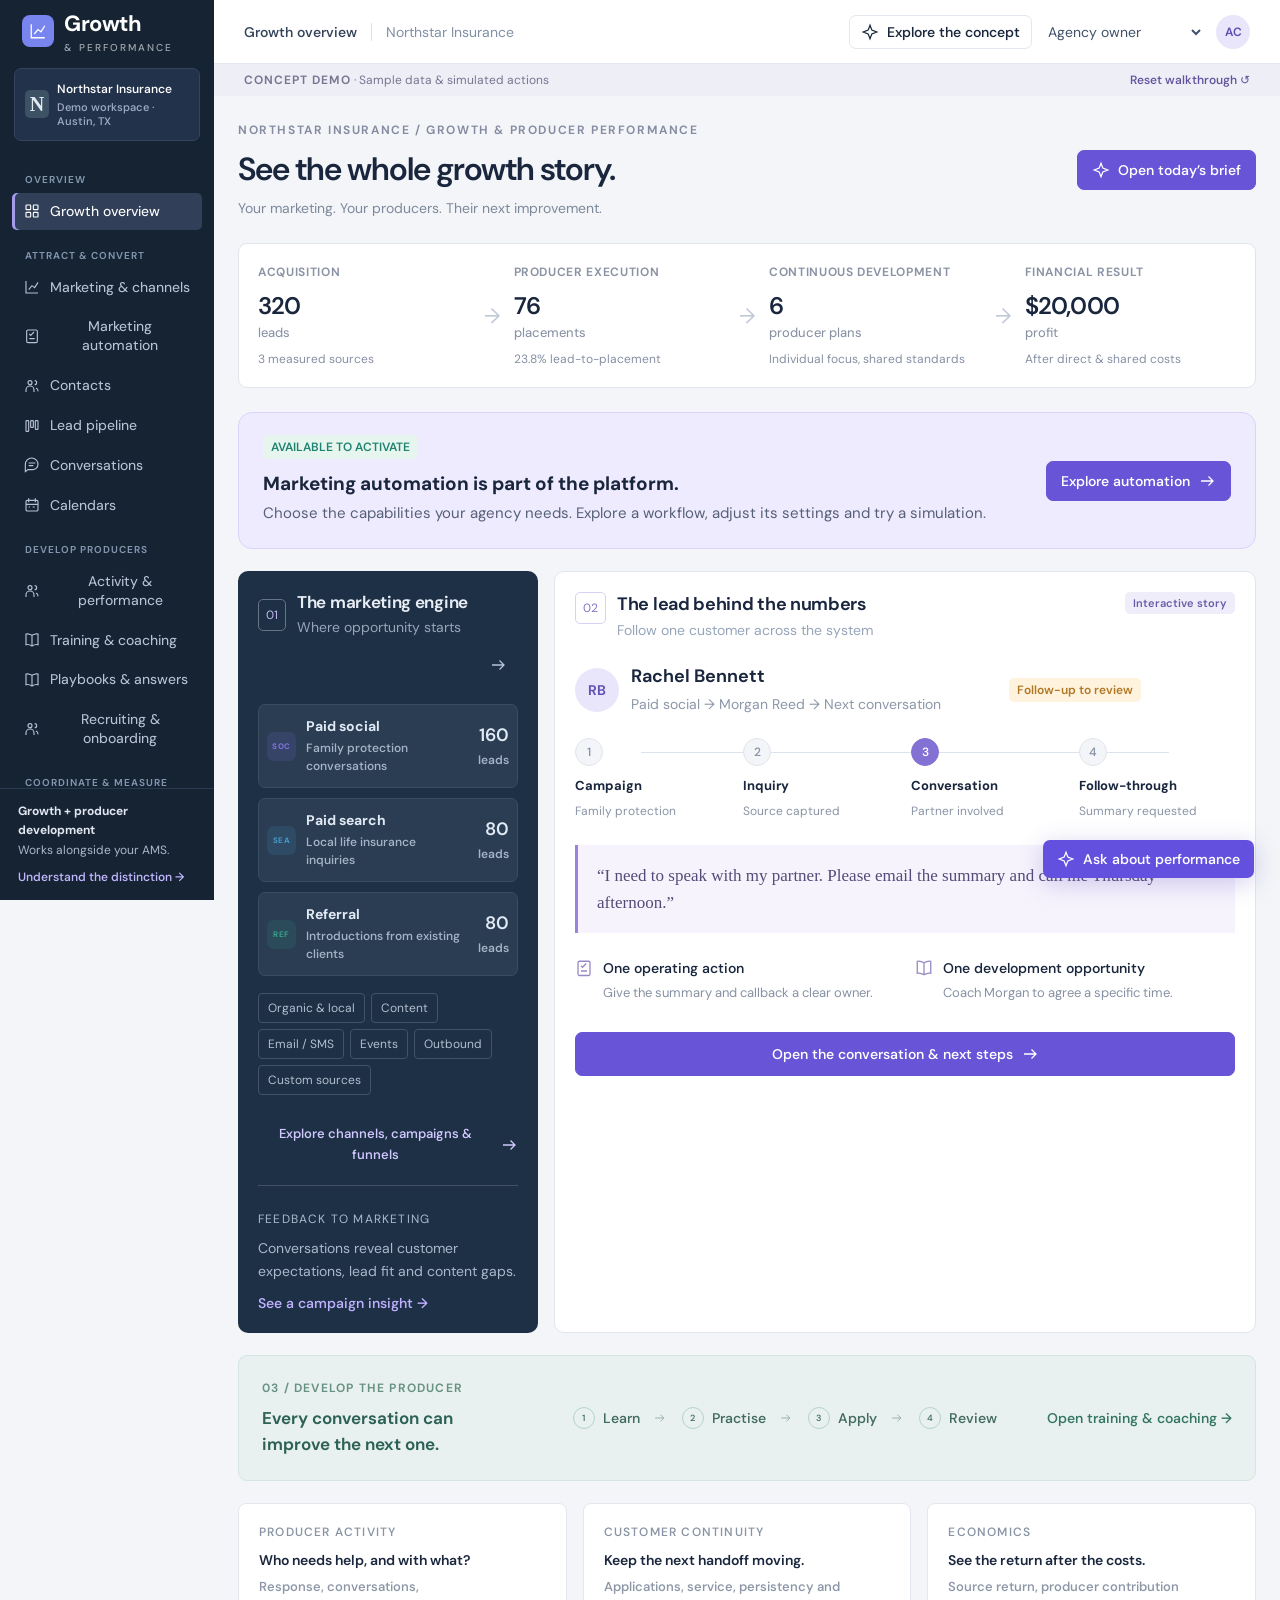
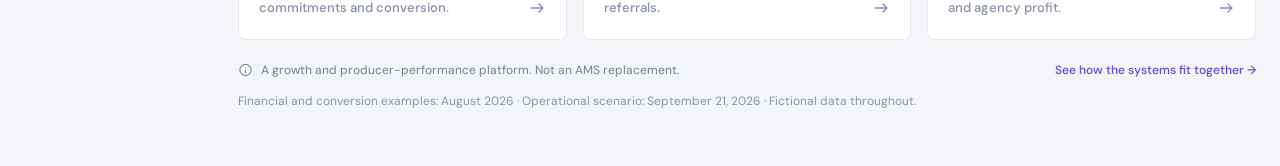
<file: index.html>
<!doctype html><html lang="en"><head><meta charset="utf-8"><meta name="viewport" content="width=device-width,initial-scale=1"><title>Growth & Performance · Insurance agency concept</title><meta name="description" content="An interactive insurance agency growth and producer-performance concept, designed to work alongside an AMS. Fictional agency, sample data, simulated actions."><link rel="icon" type="image/svg+xml" href="data:image/svg+xml,%3Csvg xmlns='http://www.w3.org/2000/svg' viewBox='0 0 40 40'%3E%3Crect width='40' height='40' rx='10' fill='%235c49e8'/%3E%3Cpath d='M10 29L20 9l10 20h-6l-4-9-4 9z' fill='white'/%3E%3C/svg%3E"><link rel="stylesheet" href="style.css?v=3"><link rel="stylesheet" href="automation.css?v=4"></head><body><div id="app"></div><div id="overlay"></div><div id="toast" role="status"></div><script src="app.js?v=3"></script><script src="concept.js?v=3"></script><script src="producer.js?v=3"></script><script src="automation.js?v=4"></script></body></html>
</file>
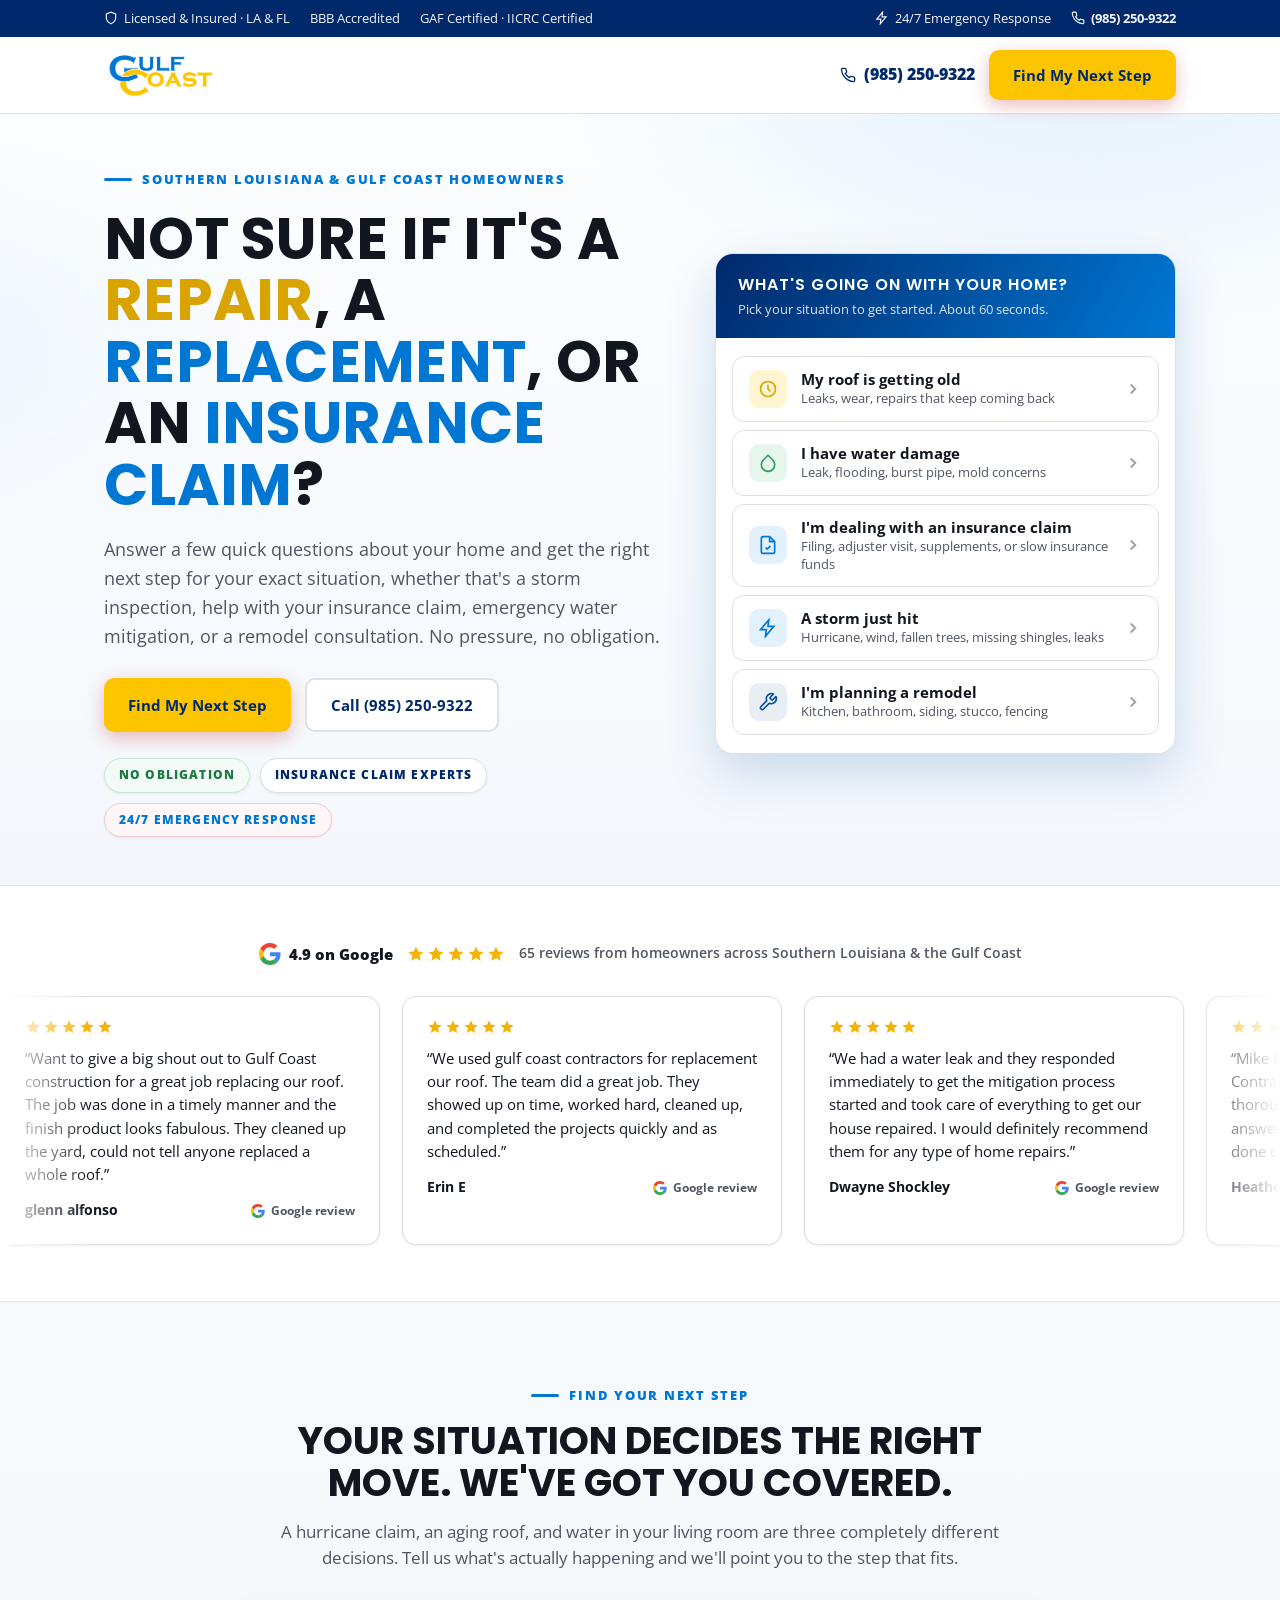
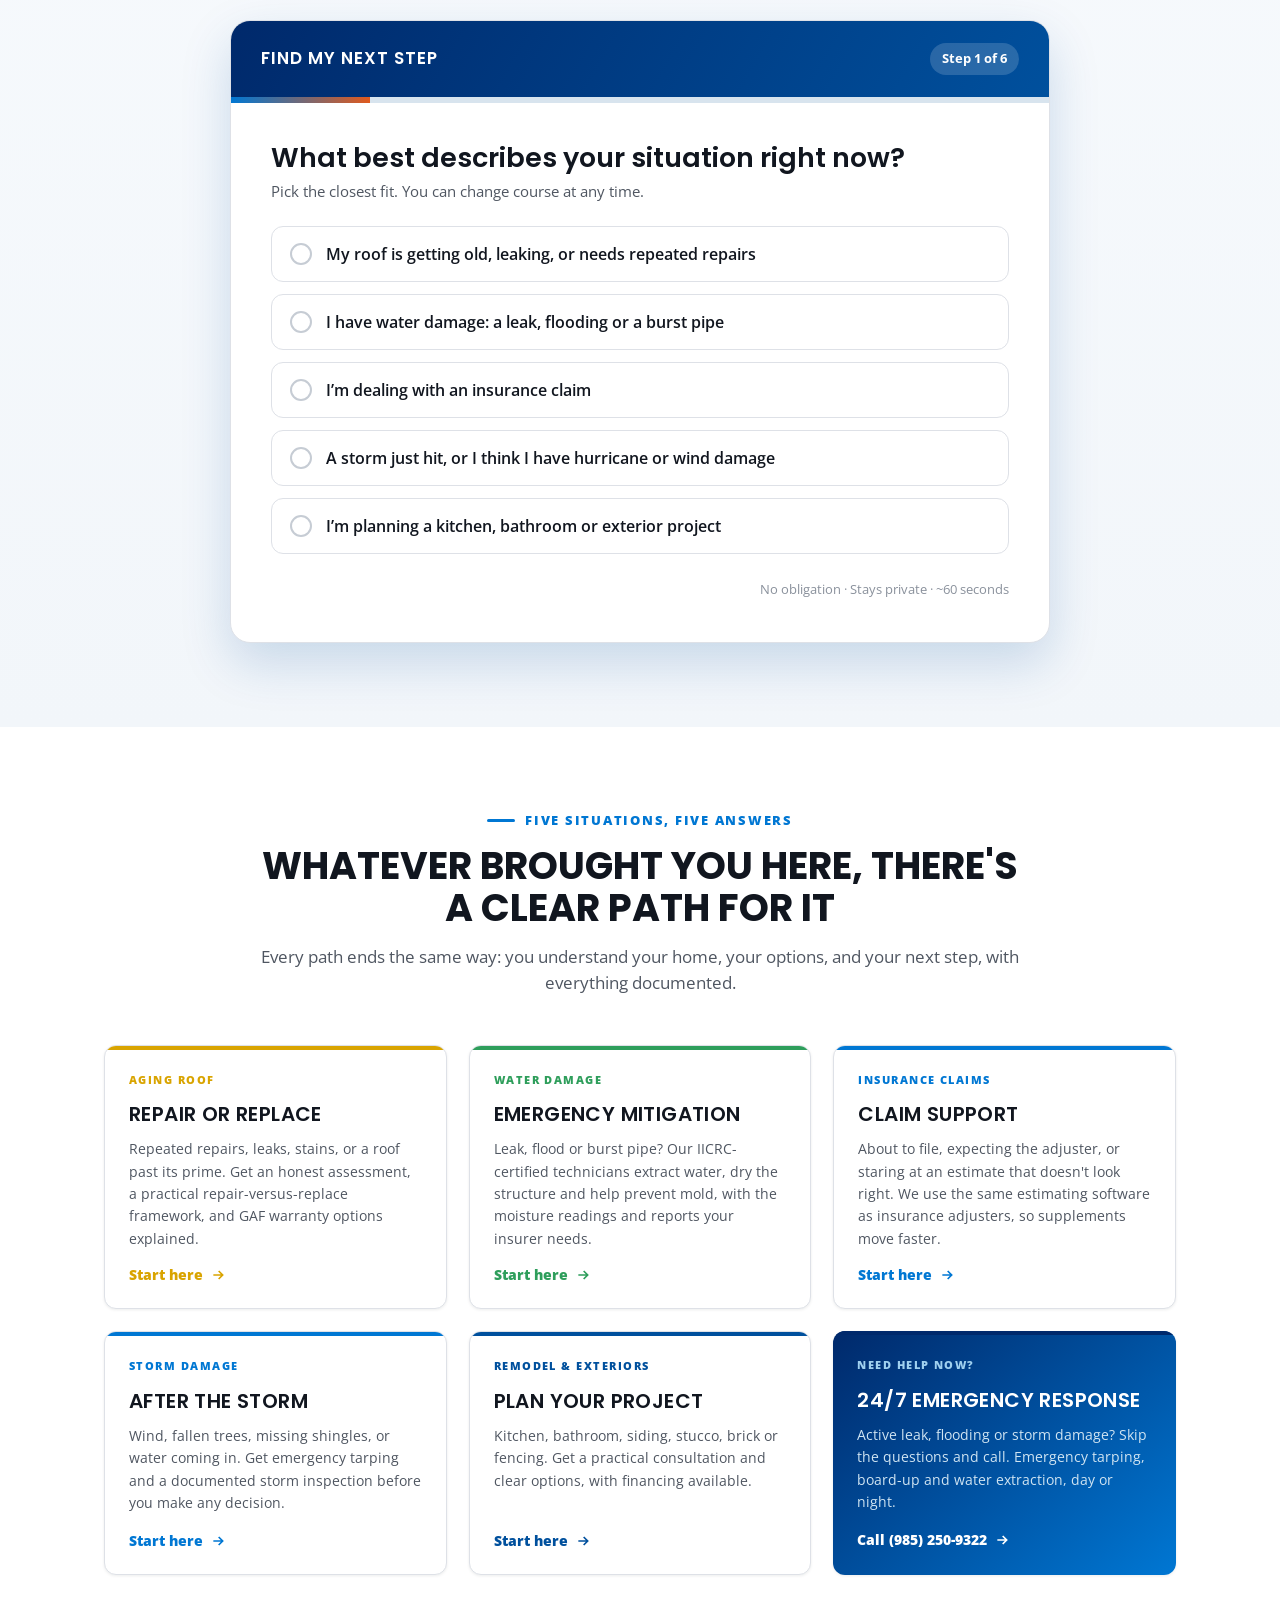
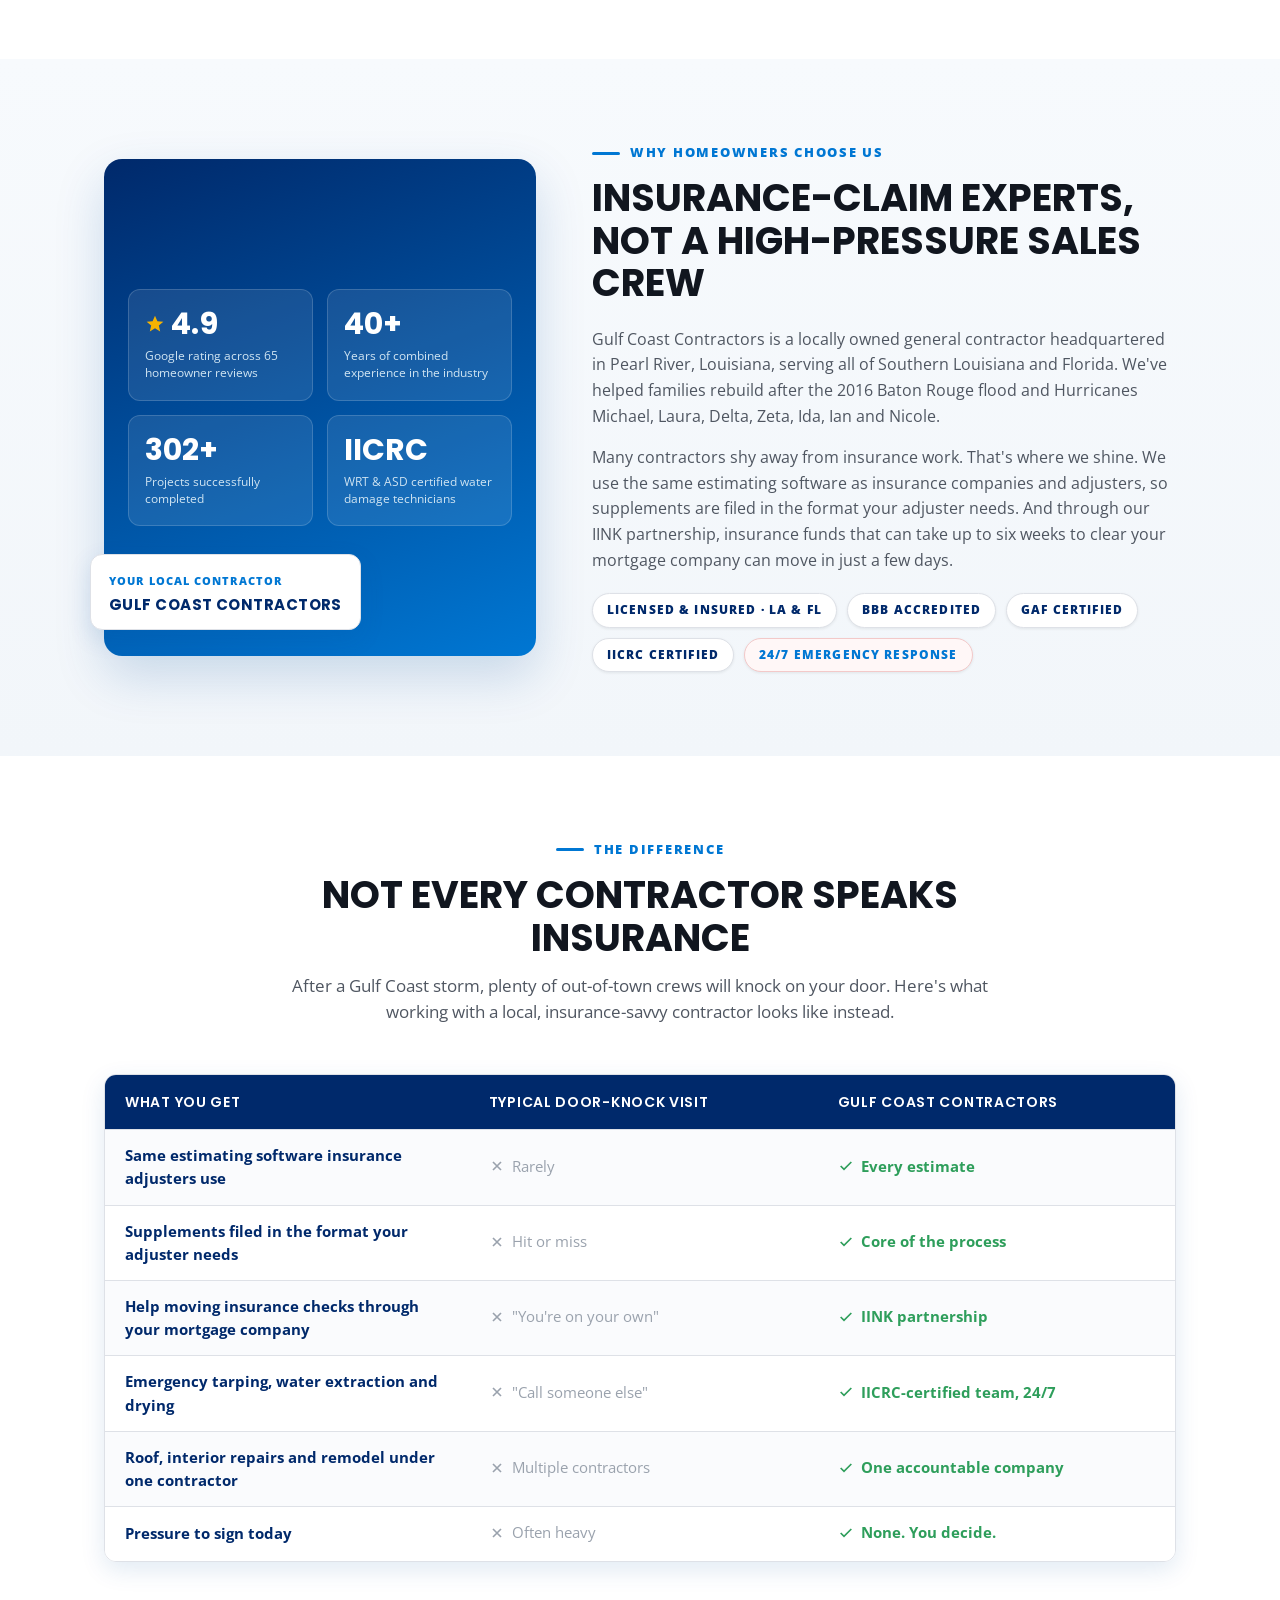
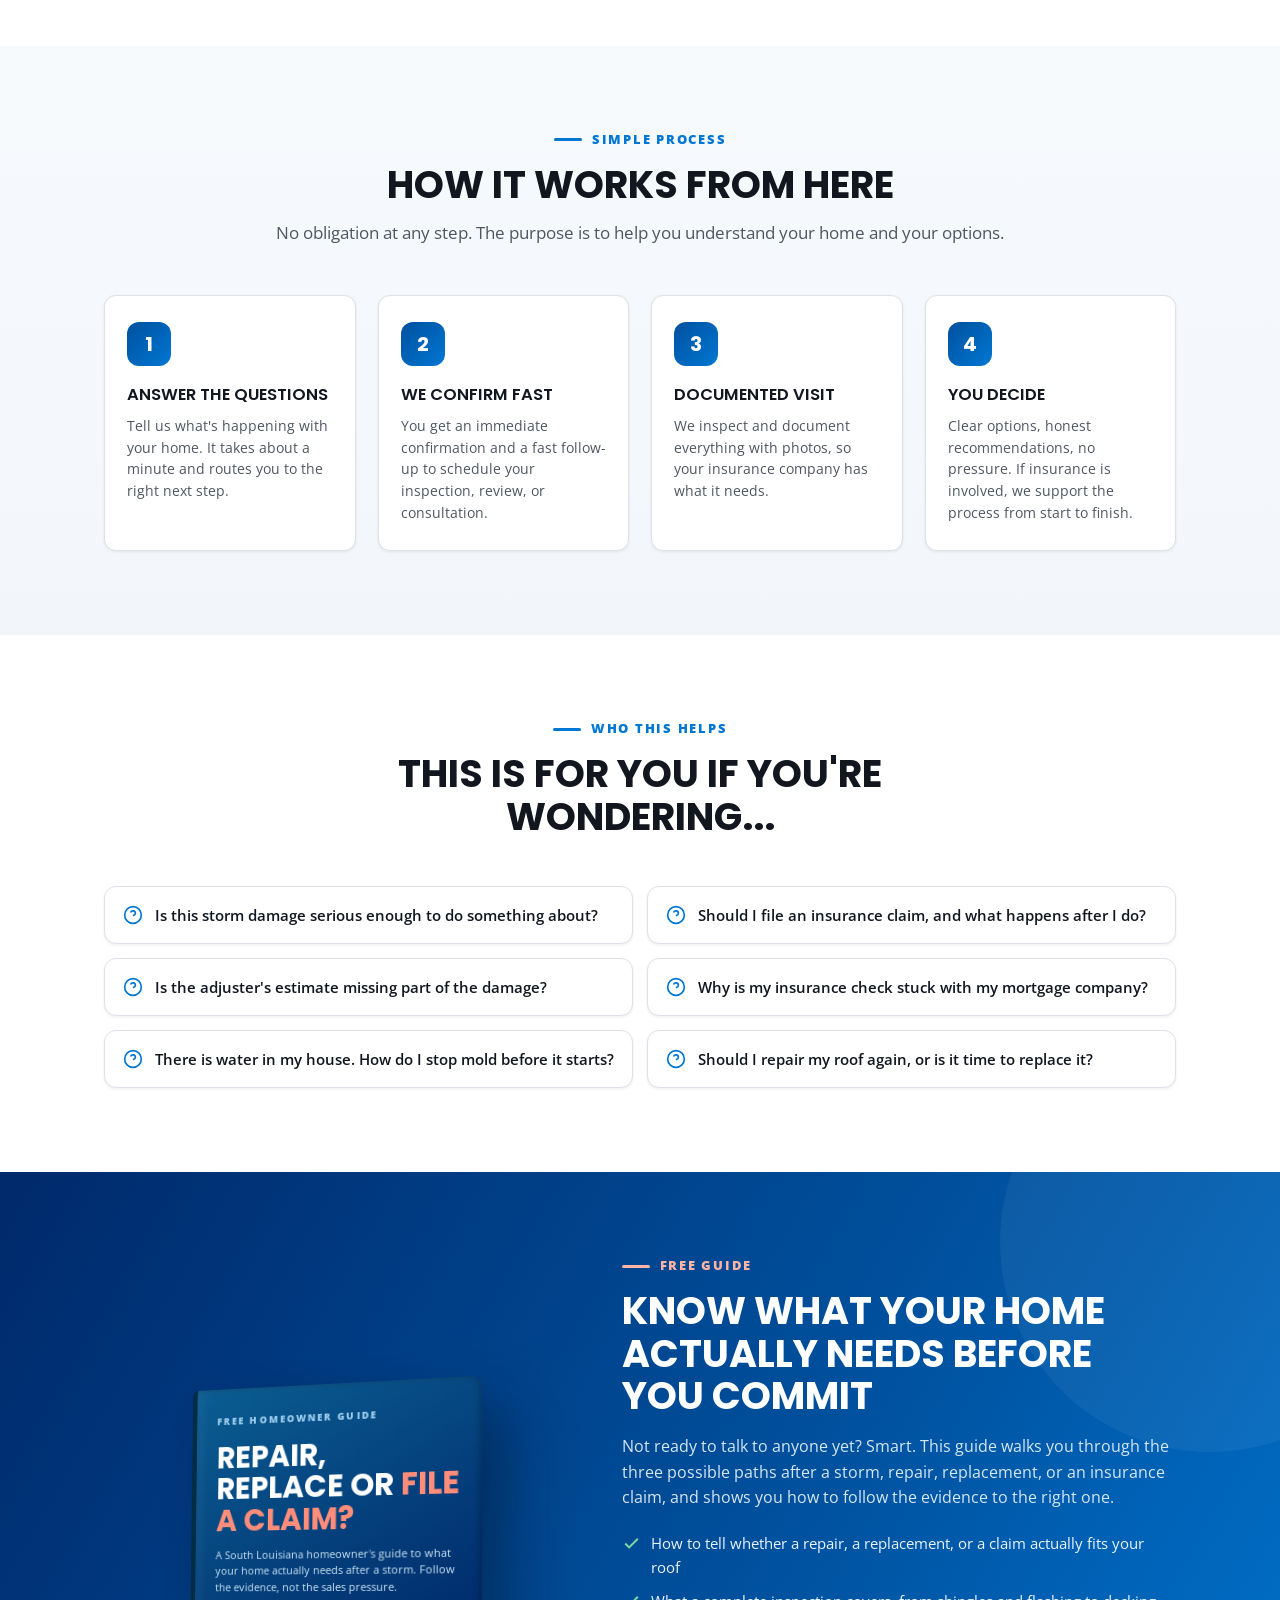
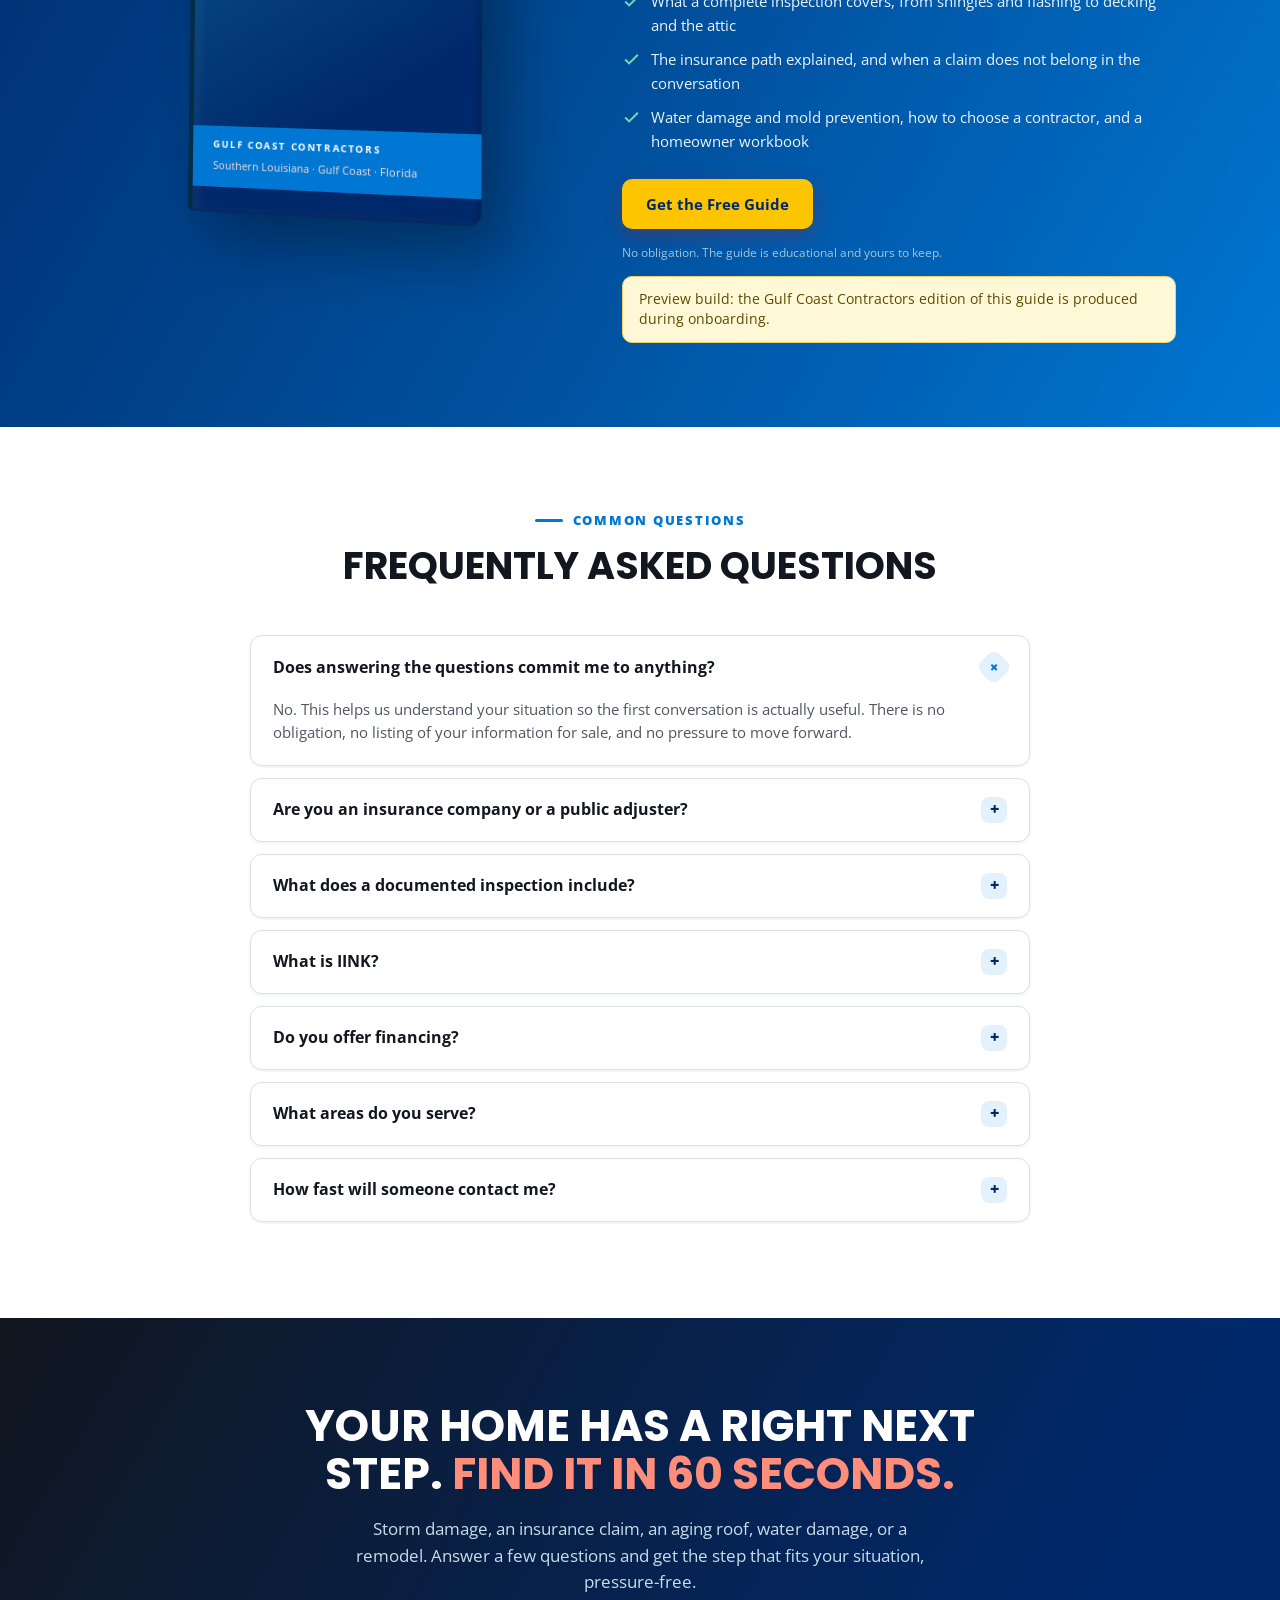
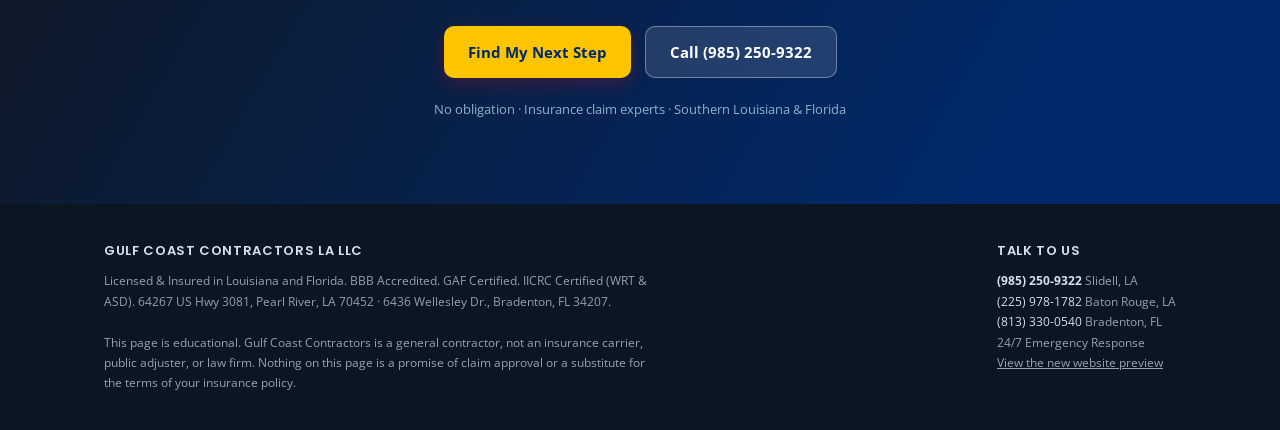
<file: gc-funnel/index.html>
<!doctype html>
<html lang="en">
<head>
<meta charset="utf-8">
<meta name="viewport" content="width=device-width, initial-scale=1">
<title>What Does Your Home Need? | Gulf Coast Contractors</title>
<meta name="description" content="Answer a few quick questions and get the right next step for your home: a storm inspection, insurance claim help, emergency water mitigation, a roof assessment or a remodel consultation. Southern Louisiana and Florida.">
<meta name="robots" content="noindex">
<link rel="icon" href="assets/favicon.png">
<link rel="preconnect" href="https://fonts.googleapis.com">
<link rel="preconnect" href="https://fonts.gstatic.com" crossorigin>
<link href="https://fonts.googleapis.com/css2?family=Poppins:wght@500;600;700&family=Open+Sans:wght@400;600;700;800&display=swap" rel="stylesheet">
<style>
:root{
  --blue:#00509d; --blue-deep:#00296b; --blue-2:#0077d3; --blue-soft:#e3f1fc;
  --red:#0077d3; --red-hover:#0062b0; --red-soft:#e3f1fc;
  --amber:#d9a400; --amber-soft:#fff6d1;
  --green:#2e9e5b; --green-soft:#e6f6ec;
  --ink:#11161f; --muted:#4f5661; --border:#dee1e7; --bg:#ffffff; --gray:#f2f3f6;
  --radius:12px;
  --shadow-sm:0 1px 3px rgba(17,22,31,.08);
  --shadow-md:0 8px 24px rgba(0,80,157,.12);
  --shadow-lg:0 20px 50px rgba(0,80,157,.18);
}
*{margin:0;padding:0;box-sizing:border-box}
html{scroll-behavior:smooth}
body{font-family:'Open Sans',system-ui,sans-serif;color:var(--ink);background:var(--bg);line-height:1.6;-webkit-font-smoothing:antialiased}
img,svg{display:block}
a{color:inherit}
.oswald{font-family:'Poppins',sans-serif}
.wrap{max-width:1120px;margin:0 auto;padding:0 24px}

/* ---------- top trust bar ---------- */
.topbar{background:var(--blue-deep);color:#fff;font-size:13px}
.topbar .wrap{display:flex;justify-content:space-between;align-items:center;gap:16px;padding-top:8px;padding-bottom:8px}
.topbar .items{display:flex;gap:20px;flex-wrap:wrap;align-items:center}
.topbar .item{display:flex;align-items:center;gap:6px;white-space:nowrap;opacity:.95}
.topbar svg{width:14px;height:14px;flex:none}
.topbar a{text-decoration:none;font-weight:700}
@media(max-width:820px){.topbar .items.right{display:none}}

/* ---------- header ---------- */
header.site{background:#fff;border-bottom:1px solid var(--border);position:sticky;top:0;z-index:50}
header.site .wrap{display:flex;align-items:center;justify-content:space-between;padding-top:12px;padding-bottom:12px}
.logo{display:flex;align-items:center;gap:10px;text-decoration:none}
.logo .mark{width:44px;height:44px}
.logo .name{font-family:'Poppins',sans-serif;font-weight:700;line-height:1.05;color:var(--blue-deep);font-size:15px;letter-spacing:.04em;text-transform:uppercase}
.logo .name .red{color:var(--red)}
.head-cta{display:flex;align-items:center;gap:14px}
.head-phone{display:flex;align-items:center;gap:8px;font-weight:800;color:var(--blue-deep);text-decoration:none;font-size:16px}
.head-phone svg{width:16px;height:16px}
.btn{display:inline-flex;align-items:center;justify-content:center;gap:8px;font-weight:700;font-size:15px;border-radius:10px;padding:13px 24px;text-decoration:none;border:0;cursor:pointer;transition:transform .15s,box-shadow .15s,background .15s;font-family:'Open Sans',sans-serif}
.btn-red{background:var(--red);color:#fff;box-shadow:0 6px 18px rgba(190,19,20,.28)}
.btn-red:hover{background:var(--red-hover);transform:translateY(-1px)}
.btn-navy{background:var(--blue);color:#fff}
.btn-navy:hover{background:var(--blue-deep);transform:translateY(-1px)}
.btn-ghost{background:#fff;color:var(--blue-deep);border:2px solid var(--border)}
.btn-ghost:hover{border-color:var(--blue-2);transform:translateY(-1px)}
@media(max-width:640px){.head-phone span{display:none}.btn{padding:11px 18px;font-size:14px}}

/* ---------- hero ---------- */
.hero{position:relative;overflow:hidden;background:
  radial-gradient(900px 500px at 85% -10%, var(--blue-soft) 0%, transparent 60%),
  radial-gradient(700px 400px at -10% 30%, #eef6fd 0%, transparent 55%),
  linear-gradient(180deg,#fbfdff 0%,#f4f8fc 100%)}
.hero .wrap{display:grid;grid-template-columns:1.1fr .9fr;gap:48px;align-items:center;padding-top:56px;padding-bottom:48px}
.eyebrow{display:flex;align-items:center;gap:10px;font-size:12.5px;font-weight:800;letter-spacing:.14em;text-transform:uppercase;color:var(--red)}
.eyebrow::before{content:"";width:28px;height:3px;background:var(--red);border-radius:2px}
.hero h1{font-family:'Poppins',sans-serif;font-weight:700;text-transform:uppercase;font-size:clamp(34px,4.6vw,58px);line-height:1.06;letter-spacing:.005em;color:var(--ink);margin:18px 0 20px}
.hero h1 .c-red{color:var(--red)}
.hero h1 .c-blue{color:var(--blue-2)}
.hero h1 .c-amber{color:var(--amber)}
.hero h1 .c-green{color:var(--green)}
.hero p.lede{font-size:18px;color:var(--muted);max-width:560px}
.hero .ctas{display:flex;gap:14px;margin-top:28px;flex-wrap:wrap}
.hero .chips{display:flex;gap:10px;margin-top:26px;flex-wrap:wrap}
.chip{font-size:11.5px;font-weight:800;letter-spacing:.1em;text-transform:uppercase;padding:7px 14px;border-radius:999px;background:#fff;border:1.5px solid var(--border);color:var(--blue-deep);box-shadow:var(--shadow-sm)}
.chip.red{border-color:#f3c9c9;color:var(--red);background:#fff7f7}
.chip.green{border-color:#c9e8d4;color:#1e7a43;background:#f4fbf7}

/* hero path panel */
.path-panel{background:#fff;border:1px solid var(--border);border-radius:18px;box-shadow:var(--shadow-lg);overflow:hidden}
.path-panel .ph{background:linear-gradient(120deg,var(--blue-deep),var(--blue-2));color:#fff;padding:18px 22px}
.path-panel .ph .t{font-family:'Poppins',sans-serif;font-weight:600;text-transform:uppercase;letter-spacing:.06em;font-size:16px}
.path-panel .ph .s{font-size:12.5px;opacity:.85;margin-top:2px}
.path-list{padding:10px}
.path-item{display:flex;align-items:center;gap:14px;width:100%;text-align:left;background:#fff;border:1.5px solid var(--border);border-radius:12px;padding:13px 16px;margin:8px 6px;cursor:pointer;transition:border-color .15s,transform .15s,box-shadow .15s;font-family:'Open Sans',sans-serif;width:calc(100% - 12px)}
.path-item:hover{transform:translateY(-1px);box-shadow:var(--shadow-md)}
.path-item .ico{width:38px;height:38px;border-radius:10px;display:flex;align-items:center;justify-content:center;flex:none}
.path-item .ico svg{width:20px;height:20px}
.path-item .tx b{display:block;font-size:14.5px;color:var(--ink)}
.path-item .tx span{font-size:12.5px;color:var(--muted)}
.path-item .arr{margin-left:auto;color:#9aa2ad;flex:none}
.path-item:hover .arr{color:var(--blue-2)}
.pi-storm:hover{border-color:var(--red)} .pi-storm .ico{background:var(--red-soft);color:var(--red)}
.pi-claim:hover{border-color:var(--blue-2)} .pi-claim .ico{background:var(--blue-soft);color:var(--blue-2)}
.pi-aging:hover{border-color:var(--amber)} .pi-aging .ico{background:var(--amber-soft);color:var(--amber)}
.pi-water:hover{border-color:var(--green)} .pi-water .ico{background:var(--green-soft);color:var(--green)}
.pi-options:hover{border-color:var(--blue)} .pi-options .ico{background:#e8eef4;color:var(--blue)}
@media(max-width:920px){.hero .wrap{grid-template-columns:1fr;padding-top:52px;padding-bottom:56px}}

/* ---------- section scaffolding ---------- */
section{padding:84px 0}
section.tight{padding:64px 0}
.sec-head{max-width:760px;margin:0 auto 48px;text-align:center}
.sec-head.left{text-align:left;margin-left:0}
.sec-head h2{font-family:'Poppins',sans-serif;font-weight:700;text-transform:uppercase;font-size:clamp(26px,3.2vw,38px);line-height:1.12;margin:14px 0 14px}
.sec-head p{color:var(--muted);font-size:16.5px}
.sec-head .eyebrow{justify-content:center}
.sec-head.left .eyebrow{justify-content:flex-start}
.alt{background:linear-gradient(180deg,#f7fafd, #f2f6fa)}

/* ---------- quiz ---------- */
#quiz{scroll-margin-top:90px}
.quiz-shell{max-width:820px;margin:0 auto;background:#fff;border:1px solid var(--border);border-radius:20px;box-shadow:var(--shadow-lg);overflow:hidden}
.quiz-top{background:linear-gradient(120deg,var(--blue-deep),var(--blue));color:#fff;padding:22px 30px;display:flex;align-items:center;justify-content:space-between;gap:16px}
.quiz-top .qt{font-family:'Poppins',sans-serif;text-transform:uppercase;letter-spacing:.06em;font-weight:600;font-size:17px}
.quiz-top .step{font-size:12.5px;font-weight:700;background:rgba(255,255,255,.16);padding:6px 12px;border-radius:999px;white-space:nowrap}
.qbar{height:6px;background:#d8e4ee}
.qbar i{display:block;height:100%;width:0%;background:linear-gradient(90deg,var(--red),#e05a1e);transition:width .35s ease}
.quiz-body{padding:38px 40px 42px;min-height:380px}
@media(max-width:640px){.quiz-body{padding:26px 20px 30px}}
.q-question{font-family:'Poppins',sans-serif;font-weight:600;font-size:clamp(21px,2.6vw,27px);line-height:1.25;margin-bottom:6px}
.q-sub{color:var(--muted);font-size:14.5px;margin-bottom:22px}
.q-opts{display:grid;gap:12px}
.q-opt{display:flex;align-items:center;gap:14px;text-align:left;background:#fff;border:1.5px solid var(--border);border-radius:12px;padding:16px 18px;font-size:15.5px;font-weight:600;color:var(--ink);cursor:pointer;transition:border-color .12s,background .12s,transform .12s;font-family:'Open Sans',sans-serif}
.q-opt:hover{border-color:var(--accent,var(--blue-2));background:#fbfdff;transform:translateY(-1px)}
.q-opt .dot{width:22px;height:22px;border-radius:50%;border:2px solid #c6ccd4;flex:none;transition:all .12s}
.q-opt:hover .dot{border-color:var(--accent,var(--blue-2))}
.q-nav{display:flex;justify-content:space-between;align-items:center;margin-top:26px}
.q-back{background:none;border:0;color:var(--muted);font-weight:700;font-size:14px;cursor:pointer;display:inline-flex;align-items:center;gap:6px;padding:8px 10px;border-radius:8px;font-family:'Open Sans',sans-serif}
.q-back:hover{color:var(--blue-deep);background:var(--gray)}
.q-note{font-size:12.5px;color:#8a919c}
.q-fade{animation:qfade .3s ease}
@keyframes qfade{from{opacity:0;transform:translateY(8px)}to{opacity:1;transform:none}}

/* outcome */
.oc-flag{display:inline-flex;align-items:center;gap:8px;font-size:11.5px;font-weight:800;letter-spacing:.12em;text-transform:uppercase;padding:7px 14px;border-radius:999px;margin-bottom:16px}
.oc-title{font-family:'Poppins',sans-serif;font-weight:700;text-transform:uppercase;font-size:clamp(24px,3vw,32px);line-height:1.12;margin-bottom:12px}
.oc-copy{color:var(--muted);font-size:16px;margin-bottom:8px}
.oc-points{margin:18px 0 6px;display:grid;gap:10px}
.oc-points li{list-style:none;display:flex;gap:10px;align-items:flex-start;font-size:15px}
.oc-points svg{width:19px;height:19px;flex:none;margin-top:3px}
.oc-warn{background:var(--amber-soft);border:1px solid #f2ddb2;border-radius:10px;padding:12px 16px;font-size:14px;color:#7a5410;margin-top:14px}
.oc-summary{background:var(--gray);border-radius:12px;padding:16px 18px;margin:22px 0;font-size:13.5px}
.oc-summary b{display:block;font-size:11.5px;letter-spacing:.1em;text-transform:uppercase;color:var(--muted);margin-bottom:8px}
.oc-summary .tag{display:inline-block;background:#fff;border:1px solid var(--border);border-radius:999px;padding:4px 12px;margin:3px 4px 3px 0;font-weight:600;color:var(--blue-deep)}

/* lead form */
.lead-form{display:grid;grid-template-columns:1fr 1fr;gap:14px;margin-top:20px}
.lead-form .full{grid-column:1/-1}
.lf-field label{display:block;font-size:12.5px;font-weight:800;letter-spacing:.06em;text-transform:uppercase;color:var(--muted);margin-bottom:6px}
.lf-field input,.lf-field select{width:100%;padding:13px 14px;border:1.5px solid var(--border);border-radius:10px;font-size:15px;font-family:'Open Sans',sans-serif;color:var(--ink);background:#fff;transition:border-color .12s}
.lf-field input:focus,.lf-field select:focus{outline:none;border-color:var(--blue-2);box-shadow:0 0 0 3px rgba(24,102,154,.12)}
.lead-form .btn{grid-column:1/-1;padding:16px;font-size:16px}
.lf-fine{grid-column:1/-1;font-size:12px;color:#8a919c;text-align:center}
@media(max-width:640px){.lead-form{grid-template-columns:1fr}}
.confirm-ico{width:74px;height:74px;border-radius:50%;background:var(--green-soft);display:flex;align-items:center;justify-content:center;margin:6px auto 20px}
.confirm-ico svg{width:36px;height:36px;color:var(--green)}

/* branch accents */
.acc-storm{--accent:var(--red)} .acc-claim{--accent:var(--blue-2)} .acc-aging{--accent:var(--amber)} .acc-water{--accent:var(--green)} .acc-options{--accent:var(--blue)}
.flag-storm{background:var(--red-soft);color:var(--red)}
.flag-claim{background:var(--blue-soft);color:var(--blue-2)}
.flag-aging{background:var(--amber-soft);color:var(--amber)}
.flag-water{background:var(--green-soft);color:var(--green)}
.flag-options{background:#e8eef4;color:var(--blue)}

/* ---------- branch cards section ---------- */
.cards-5{display:grid;grid-template-columns:repeat(3,1fr);gap:22px}
.bcard{background:#fff;border:1px solid var(--border);border-radius:var(--radius);box-shadow:var(--shadow-sm);padding:26px 24px 24px;position:relative;overflow:hidden;transition:transform .15s,box-shadow .15s;display:flex;flex-direction:column}
.bcard::before{content:"";position:absolute;top:0;left:0;right:0;height:4px;background:var(--accent,var(--blue))}
.bcard:hover{transform:translateY(-3px);box-shadow:var(--shadow-md)}
.bcard .tagline{font-size:10.5px;font-weight:800;letter-spacing:.14em;text-transform:uppercase;color:var(--accent);margin-bottom:10px}
.bcard h3{font-family:'Poppins',sans-serif;font-weight:600;font-size:20px;text-transform:uppercase;letter-spacing:.02em;margin-bottom:8px}
.bcard p{font-size:14px;color:var(--muted);flex:1}
.bcard .go{margin-top:16px;display:inline-flex;align-items:center;gap:7px;font-weight:800;font-size:13.5px;color:var(--accent);text-decoration:none;background:none;border:0;cursor:pointer;padding:0;font-family:'Open Sans',sans-serif}
.bcard .go:hover{gap:11px}
.bcard .go svg{transition:transform .15s}
@media(max-width:920px){.cards-5{grid-template-columns:1fr 1fr}}
@media(max-width:600px){.cards-5{grid-template-columns:1fr}}

/* ---------- reviews marquee ---------- */
.rev-sec{padding:56px 0;background:#fff;border-top:1px solid var(--border);border-bottom:1px solid var(--border);overflow:hidden}
.rev-head{display:flex;align-items:center;justify-content:center;gap:14px;margin-bottom:30px;flex-wrap:wrap;text-align:center}
.rev-head .g{display:flex;align-items:center;gap:8px;font-weight:800;font-size:15px;color:var(--ink)}
.rev-head .g svg{width:22px;height:22px}
.rev-head .stars{display:flex;gap:2px}
.rev-head .stars svg{width:18px;height:18px;fill:#f5b301}
.rev-head .sub{font-size:13.5px;color:var(--muted);font-weight:600}
.rev-marquee{position:relative}
.rev-marquee::before,.rev-marquee::after{content:"";position:absolute;top:0;bottom:0;width:90px;z-index:2;pointer-events:none}
.rev-marquee::before{left:0;background:linear-gradient(90deg,#fff,transparent)}
.rev-marquee::after{right:0;background:linear-gradient(270deg,#fff,transparent)}
.rev-track{display:flex;gap:22px;width:max-content;animation:revscroll 45s linear infinite}
.rev-track:hover{animation-play-state:paused}
@keyframes revscroll{from{transform:translateX(0)}to{transform:translateX(-50%)}}
.rev-card{width:380px;flex:none;background:#fff;border:1px solid var(--border);border-radius:14px;padding:22px 24px;box-shadow:var(--shadow-sm)}
.rev-card .stars{display:flex;gap:2px;margin-bottom:12px}
.rev-card .stars svg{width:16px;height:16px;fill:#f5b301}
.rev-card p{font-size:14.5px;color:var(--ink);margin-bottom:14px}
.rev-card .who{display:flex;align-items:center;justify-content:space-between;gap:10px}
.rev-card .who b{font-size:13.5px}
.rev-card .who span{font-size:12px;color:var(--muted)}
.rev-card .gtag{display:flex;align-items:center;gap:6px;font-size:11.5px;font-weight:700;color:var(--muted)}
.rev-card .gtag svg{width:14px;height:14px}
@media(max-width:520px){.rev-card{width:300px}}

/* ---------- difference table ---------- */
.tbl-wrap{overflow-x:auto;border-radius:var(--radius);box-shadow:var(--shadow-md);border:1px solid var(--border)}
table.cmp{width:100%;border-collapse:collapse;background:#fff;min-width:640px}
table.cmp th{background:var(--blue-deep);color:#fff;font-family:'Poppins',sans-serif;font-weight:600;text-transform:uppercase;letter-spacing:.05em;font-size:14px;padding:16px 20px;text-align:left}
table.cmp th:first-child{width:34%}
table.cmp td{padding:14px 20px;font-size:14.5px;border-top:1px solid var(--border)}
table.cmp td:first-child{font-weight:700;color:var(--blue-deep)}
table.cmp tr:nth-child(even) td{background:#fafbfd}
.yes{display:inline-flex;align-items:center;gap:7px;color:var(--green);font-weight:700}
.no{display:inline-flex;align-items:center;gap:7px;color:#9aa2ad}
.yes svg,.no svg{width:16px;height:16px}

/* ---------- process ---------- */
.steps{display:grid;grid-template-columns:repeat(4,1fr);gap:22px;counter-reset:step}
.step-card{background:#fff;border:1px solid var(--border);border-radius:var(--radius);padding:26px 22px;box-shadow:var(--shadow-sm);position:relative}
.step-card .n{width:44px;height:44px;border-radius:12px;background:linear-gradient(135deg,var(--blue),var(--blue-2));color:#fff;font-family:'Poppins',sans-serif;font-weight:700;font-size:20px;display:flex;align-items:center;justify-content:center;margin-bottom:16px}
.step-card h4{font-family:'Poppins',sans-serif;font-weight:600;text-transform:uppercase;font-size:16.5px;margin-bottom:8px}
.step-card p{font-size:13.5px;color:var(--muted)}
@media(max-width:920px){.steps{grid-template-columns:1fr 1fr}}
@media(max-width:560px){.steps{grid-template-columns:1fr}}

/* ---------- advocate ---------- */
.advocate{display:grid;grid-template-columns:.85fr 1.15fr;gap:56px;align-items:center}
.portrait{position:relative}
.portrait .frame{aspect-ratio:4/4.6;border-radius:18px;background:linear-gradient(160deg,var(--blue-deep),var(--blue-2));overflow:hidden;box-shadow:var(--shadow-lg);display:grid;grid-template-columns:1fr 1fr;gap:14px;padding:24px;align-content:center}
.pstat{background:rgba(255,255,255,.09);border:1px solid rgba(255,255,255,.16);border-radius:12px;padding:18px 16px;display:flex;flex-direction:column;justify-content:center}
.pstat b{font-family:'Poppins',sans-serif;font-weight:700;font-size:clamp(22px,2.4vw,30px);color:#fff;line-height:1.1;display:flex;align-items:center;gap:6px}
.pstat b svg{width:20px;height:20px;fill:#f5b301;flex:none}
.pstat span{font-size:12px;color:#cfe4f2;line-height:1.45;margin-top:6px}
.portrait .badge{position:absolute;left:-14px;bottom:26px;background:#fff;border-radius:12px;box-shadow:var(--shadow-md);padding:12px 18px;border:1px solid var(--border)}
.portrait .badge b{font-family:'Poppins',sans-serif;text-transform:uppercase;font-size:15px;letter-spacing:.03em;color:var(--blue-deep);display:block}
.portrait .badge span{font-size:11px;font-weight:800;letter-spacing:.1em;text-transform:uppercase;color:var(--red)}
.advocate .body p{color:var(--muted);font-size:16px;margin-bottom:16px}
.cred-row{display:flex;gap:10px;flex-wrap:wrap;margin-top:20px}
@media(max-width:860px){.advocate{grid-template-columns:1fr;gap:36px}}

/* ---------- wondering ---------- */
.wonder{display:grid;grid-template-columns:1fr 1fr;gap:14px}
.wonder .w{display:flex;gap:12px;align-items:flex-start;background:#fff;border:1px solid var(--border);border-radius:12px;padding:16px 18px;font-size:15px;font-weight:600;box-shadow:var(--shadow-sm)}
.wonder .w svg{width:20px;height:20px;flex:none;color:var(--blue-2);margin-top:2px}
@media(max-width:720px){.wonder{grid-template-columns:1fr}}

/* ---------- book ---------- */
.book-sec{background:linear-gradient(120deg,var(--blue-deep) 0%,var(--blue) 55%,var(--blue-2) 100%);color:#fff;position:relative;overflow:hidden}
.book-sec::after{content:"";position:absolute;right:-140px;top:-140px;width:420px;height:420px;border-radius:50%;background:rgba(255,255,255,.05)}
.book-grid{display:grid;grid-template-columns:.9fr 1.1fr;gap:64px;align-items:center;position:relative;z-index:1}
.book{width:min(300px,80%);margin:0 auto;perspective:1000px}
.book .cover{aspect-ratio:3/4.35;border-radius:6px 12px 12px 6px;background:linear-gradient(150deg,#0a5d92 0%,var(--blue-deep) 70%);box-shadow:24px 28px 60px rgba(0,20,40,.45), inset 6px 0 12px rgba(255,255,255,.06), inset -2px 0 6px rgba(0,0,0,.25);transform:rotateY(-14deg) rotateX(2deg);padding:26px 22px;display:flex;flex-direction:column;border-left:5px solid #032c47}
.book .k{font-size:9.5px;font-weight:800;letter-spacing:.22em;text-transform:uppercase;color:#9fd0ef;margin-bottom:14px}
.book .bt{font-family:'Poppins',sans-serif;font-weight:700;text-transform:uppercase;font-size:31px;line-height:1.04;color:#fff}
.book .bt .r{color:#ff8d7a}
.book .bs{font-size:11px;color:#cfe6f5;margin-top:12px;line-height:1.5}
.book .band{margin-top:auto;background:var(--red);margin-left:-22px;margin-right:-22px;padding:10px 22px}
.book .band b{font-size:10px;letter-spacing:.16em;text-transform:uppercase;color:#fff;display:block}
.book .band span{font-size:10.5px;color:#ffd9d2}
.book-body .eyebrow{color:#ffb3a6}.book-body .eyebrow::before{background:#ffb3a6}
.book-body h2{font-family:'Poppins',sans-serif;font-weight:700;text-transform:uppercase;font-size:clamp(26px,3.2vw,38px);line-height:1.12;margin:14px 0 16px}
.book-body p{color:#d5e7f3;font-size:16px;margin-bottom:14px}
.book-pts{display:grid;gap:10px;margin:20px 0 26px}
.book-pts li{list-style:none;display:flex;gap:10px;font-size:15px;color:#eaf4fb}
.book-pts svg{width:19px;height:19px;flex:none;margin-top:3px;color:#7fd6a4}
.book-note{font-size:12px;color:#9dc4dd;margin-top:14px}
@media(max-width:860px){.book-grid{grid-template-columns:1fr;gap:44px}}

/* ---------- faq ---------- */
.faq{max-width:780px;margin:0 auto}
.faq details{background:#fff;border:1px solid var(--border);border-radius:12px;margin-bottom:12px;box-shadow:var(--shadow-sm);overflow:hidden}
.faq summary{list-style:none;cursor:pointer;padding:18px 22px;font-weight:700;font-size:15.5px;display:flex;justify-content:space-between;align-items:center;gap:14px}
.faq summary::-webkit-details-marker{display:none}
.faq summary .pm{width:26px;height:26px;border-radius:8px;background:var(--blue-soft);color:var(--blue-deep);display:flex;align-items:center;justify-content:center;font-weight:800;flex:none;transition:transform .2s}
.faq details[open] summary .pm{transform:rotate(45deg);background:var(--red-soft);color:var(--red)}
.faq .a{padding:0 22px 20px;color:var(--muted);font-size:14.5px}

/* ---------- final cta ---------- */
.final{background:linear-gradient(120deg,var(--ink) 0%,var(--blue-deep) 80%);color:#fff;text-align:center}
.final h2{font-family:'Poppins',sans-serif;font-weight:700;text-transform:uppercase;font-size:clamp(28px,3.6vw,44px);line-height:1.1;max-width:760px;margin:0 auto 18px}
.final h2 .c-red{color:#ff8d7a}
.final p{color:#c9dcea;max-width:600px;margin:0 auto 30px;font-size:16.5px}
.final .ctas{display:flex;gap:14px;justify-content:center;flex-wrap:wrap}
.final .fine{margin-top:22px;font-size:12.5px;color:#8fb2c9}

/* ---------- footer ---------- */
footer{background:#0b1622;color:#93a2b2;font-size:13px;padding:36px 0}
footer .wrap{display:flex;justify-content:space-between;gap:24px;flex-wrap:wrap}
footer .fl{max-width:560px}
footer b{color:#d7e2ec;font-family:'Poppins',sans-serif;text-transform:uppercase;letter-spacing:.05em;font-weight:600}
footer .legal{margin-top:10px;font-size:12px;line-height:1.7}

/* sticky mobile call bar */
.callbar{display:none;position:fixed;bottom:0;left:0;right:0;z-index:60;background:#fff;border-top:1px solid var(--border);padding:10px 14px;gap:10px;box-shadow:0 -6px 20px rgba(17,22,31,.1)}
.callbar .btn{flex:1;padding:13px 10px;font-size:14.5px}
@media(max-width:720px){.callbar{display:flex}body{padding-bottom:70px}}

/* ---------- Gulf Coast Contractors overrides ---------- */
.btn-red{background:#fdc500 !important;color:#00296b !important}
.btn-red:hover{background:#ffd43b !important}
header.site .logo img{height:52px;width:auto}
.preview-note{background:#fff8d6;border:1px solid #f2d36b;color:#5a4a00;border-radius:10px;padding:12px 16px;font-size:.85rem;line-height:1.5;margin-top:14px}
</style>
</head>
<body>

<!-- ============ TOP TRUST BAR ============ -->
<div class="topbar">
  <div class="wrap">
    <div class="items">
      <span class="item"><svg viewBox="0 0 24 24" fill="none" stroke="currentColor" stroke-width="2"><path d="M12 22s8-4 8-10V5l-8-3-8 3v7c0 6 8 10 8 10z"/></svg>Licensed &amp; Insured · LA &amp; FL</span>
      <span class="item">BBB Accredited</span>
      <span class="item">GAF Certified · IICRC Certified</span>
    </div>
    <div class="items right">
      <span class="item"><svg viewBox="0 0 24 24" fill="none" stroke="currentColor" stroke-width="2"><path d="M13 2L3 14h7l-1 8 10-12h-7l1-8z"/></svg>24/7 Emergency Response</span>
      <a class="item" href="tel:9852509322"><svg viewBox="0 0 24 24" fill="none" stroke="currentColor" stroke-width="2"><path d="M22 16.9v3a2 2 0 0 1-2.2 2 19.8 19.8 0 0 1-8.6-3 19.5 19.5 0 0 1-6-6 19.8 19.8 0 0 1-3-8.7A2 2 0 0 1 4.1 2h3a2 2 0 0 1 2 1.7c.1 1 .4 2 .7 2.8a2 2 0 0 1-.5 2.1L8 9.9a16 16 0 0 0 6 6l1.3-1.3a2 2 0 0 1 2.1-.4c.9.3 1.9.5 2.8.7a2 2 0 0 1 1.8 2z"/></svg>(985) 250-9322</a>
    </div>
  </div>
</div>

<!-- ============ HEADER ============ -->
<header class="site">
  <div class="wrap">
    <a class="logo" href="#top"><img src="assets/logo.png" alt="Gulf Coast Contractors"></a>
    <div class="head-cta">
      <a class="head-phone" href="tel:9852509322">
        <svg viewBox="0 0 24 24" fill="none" stroke="currentColor" stroke-width="2"><path d="M22 16.9v3a2 2 0 0 1-2.2 2 19.8 19.8 0 0 1-8.6-3 19.5 19.5 0 0 1-6-6 19.8 19.8 0 0 1-3-8.7A2 2 0 0 1 4.1 2h3a2 2 0 0 1 2 1.7c.1 1 .4 2 .7 2.8a2 2 0 0 1-.5 2.1L8 9.9a16 16 0 0 0 6 6l1.3-1.3a2 2 0 0 1 2.1-.4c.9.3 1.9.5 2.8.7a2 2 0 0 1 1.8 2z"/></svg>
        <span>(985) 250-9322</span>
      </a>
      <a class="btn btn-red" href="#quiz">Find My Next Step</a>
    </div>
  </div>
</header>

<!-- ============ HERO ============ -->
<div class="hero" id="top">
  <div class="wrap">
    <div>
      <div class="eyebrow">Southern Louisiana &amp; Gulf Coast Homeowners</div>
      <h1>Not sure if it's a <span class="c-amber">repair</span>, a <span class="c-blue">replacement</span>, or an <span class="c-red">insurance claim</span>?</h1>
      <p class="lede">Answer a few quick questions about your home and get the right next step for your exact situation, whether that's a storm inspection, help with your insurance claim, emergency water mitigation, or a remodel consultation. No pressure, no obligation.</p>
      <div class="ctas">
        <a class="btn btn-red" href="#quiz">Find My Next Step</a>
        <a class="btn btn-ghost" href="tel:9852509322">Call (985) 250-9322</a>
      </div>
      <div class="chips">
        <span class="chip green">No Obligation</span>
        <span class="chip">Insurance Claim Experts</span>
        <span class="chip red">24/7 Emergency Response</span>
      </div>
    </div>
    <div class="path-panel">
      <div class="ph">
        <div class="t">What's going on with your home?</div>
        <div class="s">Pick your situation to get started. About 60 seconds.</div>
      </div>
      <div class="path-list">
        <button class="path-item pi-aging" onclick="startQuiz('aging')">
          <span class="ico"><svg viewBox="0 0 24 24" fill="none" stroke="currentColor" stroke-width="2"><circle cx="12" cy="12" r="9"/><path d="M12 7v5l3 3"/></svg></span>
          <span class="tx"><b>My roof is getting old</b><span>Leaks, wear, repairs that keep coming back</span></span>
          <svg class="arr" width="18" height="18" viewBox="0 0 24 24" fill="none" stroke="currentColor" stroke-width="2.5"><path d="M9 18l6-6-6-6"/></svg>
        </button>
        <button class="path-item pi-water" onclick="startQuiz('water')">
          <span class="ico"><svg viewBox="0 0 24 24" fill="none" stroke="currentColor" stroke-width="2" stroke-linecap="round" stroke-linejoin="round"><path d="M12 2.7l5.7 5.7a8 8 0 1 1-11.3 0z"/></svg></span>
          <span class="tx"><b>I have water damage</b><span>Leak, flooding, burst pipe, mold concerns</span></span>
          <svg class="arr" width="18" height="18" viewBox="0 0 24 24" fill="none" stroke="currentColor" stroke-width="2.5"><path d="M9 18l6-6-6-6"/></svg>
        </button>
        <button class="path-item pi-claim" onclick="startQuiz('claim')">
          <span class="ico"><svg viewBox="0 0 24 24" fill="none" stroke="currentColor" stroke-width="2"><path d="M14 2H6a2 2 0 0 0-2 2v16a2 2 0 0 0 2 2h12a2 2 0 0 0 2-2V8z"/><path d="M14 2v6h6M9 15l2 2 4-4"/></svg></span>
          <span class="tx"><b>I'm dealing with an insurance claim</b><span>Filing, adjuster visit, supplements, or slow insurance funds</span></span>
          <svg class="arr" width="18" height="18" viewBox="0 0 24 24" fill="none" stroke="currentColor" stroke-width="2.5"><path d="M9 18l6-6-6-6"/></svg>
        </button>
        <button class="path-item pi-storm" onclick="startQuiz('storm')">
          <span class="ico"><svg viewBox="0 0 24 24" fill="none" stroke="currentColor" stroke-width="2"><path d="M13 2L3 14h7l-1 8 10-12h-7l1-8z"/></svg></span>
          <span class="tx"><b>A storm just hit</b><span>Hurricane, wind, fallen trees, missing shingles, leaks</span></span>
          <svg class="arr" width="18" height="18" viewBox="0 0 24 24" fill="none" stroke="currentColor" stroke-width="2.5"><path d="M9 18l6-6-6-6"/></svg>
        </button>
        <button class="path-item pi-options" onclick="startQuiz('options')">
          <span class="ico"><svg viewBox="0 0 24 24" fill="none" stroke="currentColor" stroke-width="2" stroke-linecap="round" stroke-linejoin="round"><path d="M14.7 6.3a1 1 0 0 0 0 1.4l1.6 1.6a1 1 0 0 0 1.4 0l3.77-3.77a6 6 0 0 1-7.94 7.94l-6.91 6.91a2.12 2.12 0 0 1-3-3l6.91-6.91a6 6 0 0 1 7.94-7.94l-3.76 3.76z"/></svg></span>
          <span class="tx"><b>I'm planning a remodel</b><span>Kitchen, bathroom, siding, stucco, fencing</span></span>
          <svg class="arr" width="18" height="18" viewBox="0 0 24 24" fill="none" stroke="currentColor" stroke-width="2.5"><path d="M9 18l6-6-6-6"/></svg>
        </button>
      </div>
    </div>
  </div>
</div>

<!-- ============ REVIEWS MARQUEE (real Google Business Profile reviews) ============ -->
<div class="rev-sec">
  <div class="rev-head">
    <span class="g">
      <svg viewBox="0 0 48 48"><path fill="#EA4335" d="M24 9.5c3.54 0 6.71 1.22 9.21 3.6l6.85-6.85C35.9 2.38 30.47 0 24 0 14.62 0 6.51 5.38 2.56 13.22l7.98 6.19C12.43 13.72 17.74 9.5 24 9.5z"/><path fill="#4285F4" d="M46.98 24.55c0-1.57-.15-3.09-.38-4.55H24v9.02h12.94c-.58 2.96-2.26 5.48-4.78 7.18l7.73 6c4.51-4.18 7.09-10.36 7.09-17.65z"/><path fill="#FBBC05" d="M10.53 28.59c-.48-1.45-.76-2.99-.76-4.59s.27-3.14.76-4.59l-7.98-6.19C.92 16.46 0 20.12 0 24c0 3.88.92 7.54 2.56 10.78l7.97-6.19z"/><path fill="#34A853" d="M24 48c6.48 0 11.93-2.13 15.89-5.81l-7.73-6c-2.15 1.45-4.92 2.3-8.16 2.3-6.26 0-11.57-4.22-13.47-9.91l-7.98 6.19C6.51 42.62 14.62 48 24 48z"/></svg>
      4.9 on Google
    </span>
    <span class="stars">
      <svg viewBox="0 0 24 24"><path d="M12 2l2.9 6.6 7.1.6-5.4 4.7 1.6 7L12 17.2 5.8 20.9l1.6-7L2 9.2l7.1-.6L12 2z"/></svg>
      <svg viewBox="0 0 24 24"><path d="M12 2l2.9 6.6 7.1.6-5.4 4.7 1.6 7L12 17.2 5.8 20.9l1.6-7L2 9.2l7.1-.6L12 2z"/></svg>
      <svg viewBox="0 0 24 24"><path d="M12 2l2.9 6.6 7.1.6-5.4 4.7 1.6 7L12 17.2 5.8 20.9l1.6-7L2 9.2l7.1-.6L12 2z"/></svg>
      <svg viewBox="0 0 24 24"><path d="M12 2l2.9 6.6 7.1.6-5.4 4.7 1.6 7L12 17.2 5.8 20.9l1.6-7L2 9.2l7.1-.6L12 2z"/></svg>
      <svg viewBox="0 0 24 24"><path d="M12 2l2.9 6.6 7.1.6-5.4 4.7 1.6 7L12 17.2 5.8 20.9l1.6-7L2 9.2l7.1-.6L12 2z"/></svg>
    </span>
    <span class="sub">65 reviews from homeowners across Southern Louisiana &amp; the Gulf Coast</span>
  </div>
  <div class="rev-marquee">
    <div class="rev-track" id="revTrack">
      <!-- review set (duplicated by JS for the seamless loop) -->
    </div>
  </div>
</div>

<!-- ============ QUIZ ============ -->
<section id="quiz" class="alt">
  <div class="wrap">
    <div class="sec-head">
      <div class="eyebrow">Find Your Next Step</div>
      <h2>Your situation decides the right move. We've got you covered.</h2>
      <p>A hurricane claim, an aging roof, and water in your living room are three completely different decisions. Tell us what's actually happening and we'll point you to the step that fits.</p>
    </div>
    <div class="quiz-shell" id="quizShell">
      <div class="quiz-top">
        <div class="qt" id="quizTitle">Find my next step</div>
        <div class="step" id="quizStep">Start</div>
      </div>
      <div class="qbar"><i id="quizBar"></i></div>
      <div class="quiz-body" id="quizBody"><!-- rendered by JS --></div>
    </div>
  </div>
</section>

<!-- ============ 5 BRANCH CARDS ============ -->
<section>
  <div class="wrap">
    <div class="sec-head">
      <div class="eyebrow">Five Situations, Five Answers</div>
      <h2>Whatever brought you here, there's a clear path for it</h2>
      <p>Every path ends the same way: you understand your home, your options, and your next step, with everything documented.</p>
    </div>
    <div class="cards-5">
      <div class="bcard acc-aging">
        <div class="tagline">Aging Roof</div>
        <h3>Repair or Replace</h3>
        <p>Repeated repairs, leaks, stains, or a roof past its prime. Get an honest assessment, a practical repair-versus-replace framework, and GAF warranty options explained.</p>
        <button class="go" onclick="startQuiz('aging')">Start here <svg width="16" height="16" viewBox="0 0 24 24" fill="none" stroke="currentColor" stroke-width="2.5"><path d="M5 12h14M13 6l6 6-6 6"/></svg></button>
      </div>
      <div class="bcard acc-water">
        <div class="tagline">Water Damage</div>
        <h3>Emergency Mitigation</h3>
        <p>Leak, flood or burst pipe? Our IICRC-certified technicians extract water, dry the structure and help prevent mold, with the moisture readings and reports your insurer needs.</p>
        <button class="go" onclick="startQuiz('water')">Start here <svg width="16" height="16" viewBox="0 0 24 24" fill="none" stroke="currentColor" stroke-width="2.5"><path d="M5 12h14M13 6l6 6-6 6"/></svg></button>
      </div>
      <div class="bcard acc-claim">
        <div class="tagline">Insurance Claims</div>
        <h3>Claim Support</h3>
        <p>About to file, expecting the adjuster, or staring at an estimate that doesn't look right. We use the same estimating software as insurance adjusters, so supplements move faster.</p>
        <button class="go" onclick="startQuiz('claim')">Start here <svg width="16" height="16" viewBox="0 0 24 24" fill="none" stroke="currentColor" stroke-width="2.5"><path d="M5 12h14M13 6l6 6-6 6"/></svg></button>
      </div>
      <div class="bcard acc-storm">
        <div class="tagline">Storm Damage</div>
        <h3>After the Storm</h3>
        <p>Wind, fallen trees, missing shingles, or water coming in. Get emergency tarping and a documented storm inspection before you make any decision.</p>
        <button class="go" onclick="startQuiz('storm')">Start here <svg width="16" height="16" viewBox="0 0 24 24" fill="none" stroke="currentColor" stroke-width="2.5"><path d="M5 12h14M13 6l6 6-6 6"/></svg></button>
      </div>
      <div class="bcard acc-options">
        <div class="tagline">Remodel &amp; Exteriors</div>
        <h3>Plan Your Project</h3>
        <p>Kitchen, bathroom, siding, stucco, brick or fencing. Get a practical consultation and clear options, with financing available.</p>
        <button class="go" onclick="startQuiz('options')">Start here <svg width="16" height="16" viewBox="0 0 24 24" fill="none" stroke="currentColor" stroke-width="2.5"><path d="M5 12h14M13 6l6 6-6 6"/></svg></button>
      </div>
      <div class="bcard" style="--accent:var(--blue-deep);background:linear-gradient(140deg,var(--blue-deep),var(--blue-2));border:0">
        <div class="tagline" style="color:#9fd0ef">Need Help Now?</div>
        <h3 style="color:#fff">24/7 Emergency Response</h3>
        <p style="color:#cfe4f2">Active leak, flooding or storm damage? Skip the questions and call. Emergency tarping, board-up and water extraction, day or night.</p>
        <a class="go" style="color:#fff" href="tel:9852509322">Call (985) 250-9322 <svg width="16" height="16" viewBox="0 0 24 24" fill="none" stroke="currentColor" stroke-width="2.5"><path d="M5 12h14M13 6l6 6-6 6"/></svg></a>
      </div>
    </div>
  </div>
</section>

<!-- ============ ADVOCATE ============ -->
<section class="alt">
  <div class="wrap advocate">
    <div class="portrait">
      <!-- OWNER PHOTO: when the headshot arrives, replace this stats grid with the portrait image (keep .frame) -->
      <div class="frame">
        <div class="pstat"><b><svg viewBox="0 0 24 24"><path d="M12 2l2.9 6.6 7.1.6-5.4 4.7 1.6 7L12 17.2 5.8 20.9l1.6-7L2 9.2l7.1-.6L12 2z"/></svg>4.9</b><span>Google rating across 65 homeowner reviews</span></div>
        <div class="pstat"><b>40+</b><span>Years of combined experience in the industry</span></div>
        <div class="pstat"><b>302+</b><span>Projects successfully completed</span></div>
        <div class="pstat"><b>IICRC</b><span>WRT &amp; ASD certified water damage technicians</span></div>
      </div>
      <div class="badge">
        <span>Your Local Contractor</span>
        <b>Gulf Coast Contractors</b>
      </div>
    </div>
    <div class="body">
      <div class="sec-head left" style="margin-bottom:22px">
        <div class="eyebrow">Why Homeowners Choose Us</div>
        <h2>Insurance-claim experts, not a high-pressure sales crew</h2>
      </div>
      <p>Gulf Coast Contractors is a locally owned general contractor headquartered in Pearl River, Louisiana, serving all of Southern Louisiana and Florida. We've helped families rebuild after the 2016 Baton Rouge flood and Hurricanes Michael, Laura, Delta, Zeta, Ida, Ian and Nicole.</p>
      <p>Many contractors shy away from insurance work. That's where we shine. We use the same estimating software as insurance companies and adjusters, so supplements are filed in the format your adjuster needs. And through our IINK partnership, insurance funds that can take up to six weeks to clear your mortgage company can move in just a few days.</p>
      <div class="cred-row">
        <span class="chip">Licensed &amp; Insured · LA &amp; FL</span>
        <span class="chip">BBB Accredited</span>
        <span class="chip">GAF Certified</span>
        <span class="chip">IICRC Certified</span>
        <span class="chip red">24/7 Emergency Response</span>
      </div>
    </div>
  </div>
</section>

<!-- ============ DIFFERENCE TABLE ============ -->
<section>
  <div class="wrap">
    <div class="sec-head">
      <div class="eyebrow">The Difference</div>
      <h2>Not every contractor speaks insurance</h2>
      <p>After a Gulf Coast storm, plenty of out-of-town crews will knock on your door. Here's what working with a local, insurance-savvy contractor looks like instead.</p>
    </div>
    <div class="tbl-wrap">
      <table class="cmp">
        <tr><th>What You Get</th><th>Typical Door-Knock Visit</th><th>Gulf Coast Contractors</th></tr>
        <tr><td>Same estimating software insurance adjusters use</td><td><span class="no"><svg viewBox="0 0 24 24" fill="none" stroke="currentColor" stroke-width="2.5"><path d="M18 6L6 18M6 6l12 12"/></svg>Rarely</span></td><td><span class="yes"><svg viewBox="0 0 24 24" fill="none" stroke="currentColor" stroke-width="2.5"><path d="M20 6L9 17l-5-5"/></svg>Every estimate</span></td></tr>
        <tr><td>Supplements filed in the format your adjuster needs</td><td><span class="no"><svg viewBox="0 0 24 24" fill="none" stroke="currentColor" stroke-width="2.5"><path d="M18 6L6 18M6 6l12 12"/></svg>Hit or miss</span></td><td><span class="yes"><svg viewBox="0 0 24 24" fill="none" stroke="currentColor" stroke-width="2.5"><path d="M20 6L9 17l-5-5"/></svg>Core of the process</span></td></tr>
        <tr><td>Help moving insurance checks through your mortgage company</td><td><span class="no"><svg viewBox="0 0 24 24" fill="none" stroke="currentColor" stroke-width="2.5"><path d="M18 6L6 18M6 6l12 12"/></svg>"You're on your own"</span></td><td><span class="yes"><svg viewBox="0 0 24 24" fill="none" stroke="currentColor" stroke-width="2.5"><path d="M20 6L9 17l-5-5"/></svg>IINK partnership</span></td></tr>
        <tr><td>Emergency tarping, water extraction and drying</td><td><span class="no"><svg viewBox="0 0 24 24" fill="none" stroke="currentColor" stroke-width="2.5"><path d="M18 6L6 18M6 6l12 12"/></svg>"Call someone else"</span></td><td><span class="yes"><svg viewBox="0 0 24 24" fill="none" stroke="currentColor" stroke-width="2.5"><path d="M20 6L9 17l-5-5"/></svg>IICRC-certified team, 24/7</span></td></tr>
        <tr><td>Roof, interior repairs and remodel under one contractor</td><td><span class="no"><svg viewBox="0 0 24 24" fill="none" stroke="currentColor" stroke-width="2.5"><path d="M18 6L6 18M6 6l12 12"/></svg>Multiple contractors</span></td><td><span class="yes"><svg viewBox="0 0 24 24" fill="none" stroke="currentColor" stroke-width="2.5"><path d="M20 6L9 17l-5-5"/></svg>One accountable company</span></td></tr>
        <tr><td>Pressure to sign today</td><td><span class="no"><svg viewBox="0 0 24 24" fill="none" stroke="currentColor" stroke-width="2.5"><path d="M18 6L6 18M6 6l12 12"/></svg>Often heavy</span></td><td><span class="yes"><svg viewBox="0 0 24 24" fill="none" stroke="currentColor" stroke-width="2.5"><path d="M20 6L9 17l-5-5"/></svg>None. You decide.</span></td></tr>
      </table>
    </div>
  </div>
</section>

<!-- ============ PROCESS ============ -->
<section class="alt">
  <div class="wrap">
    <div class="sec-head">
      <div class="eyebrow">Simple Process</div>
      <h2>How it works from here</h2>
      <p>No obligation at any step. The purpose is to help you understand your home and your options.</p>
    </div>
    <div class="steps">
      <div class="step-card"><div class="n">1</div><h4>Answer the questions</h4><p>Tell us what's happening with your home. It takes about a minute and routes you to the right next step.</p></div>
      <div class="step-card"><div class="n">2</div><h4>We confirm fast</h4><p>You get an immediate confirmation and a fast follow-up to schedule your inspection, review, or consultation.</p></div>
      <div class="step-card"><div class="n">3</div><h4>Documented visit</h4><p>We inspect and document everything with photos, so your insurance company has what it needs.</p></div>
      <div class="step-card"><div class="n">4</div><h4>You decide</h4><p>Clear options, honest recommendations, no pressure. If insurance is involved, we support the process from start to finish.</p></div>
    </div>
  </div>
</section>

<!-- ============ WONDERING ============ -->
<section>
  <div class="wrap">
    <div class="sec-head">
      <div class="eyebrow">Who This Helps</div>
      <h2>This is for you if you're wondering...</h2>
    </div>
    <div class="wonder">
      <div class="w"><svg viewBox="0 0 24 24" fill="none" stroke="currentColor" stroke-width="2"><circle cx="12" cy="12" r="10"/><path d="M9.1 9a3 3 0 0 1 5.8 1c0 2-3 3-3 3M12 17h.01"/></svg>Is this storm damage serious enough to do something about?</div>
      <div class="w"><svg viewBox="0 0 24 24" fill="none" stroke="currentColor" stroke-width="2"><circle cx="12" cy="12" r="10"/><path d="M9.1 9a3 3 0 0 1 5.8 1c0 2-3 3-3 3M12 17h.01"/></svg>Should I file an insurance claim, and what happens after I do?</div>
      <div class="w"><svg viewBox="0 0 24 24" fill="none" stroke="currentColor" stroke-width="2"><circle cx="12" cy="12" r="10"/><path d="M9.1 9a3 3 0 0 1 5.8 1c0 2-3 3-3 3M12 17h.01"/></svg>Is the adjuster's estimate missing part of the damage?</div>
      <div class="w"><svg viewBox="0 0 24 24" fill="none" stroke="currentColor" stroke-width="2"><circle cx="12" cy="12" r="10"/><path d="M9.1 9a3 3 0 0 1 5.8 1c0 2-3 3-3 3M12 17h.01"/></svg>Why is my insurance check stuck with my mortgage company?</div>
      <div class="w"><svg viewBox="0 0 24 24" fill="none" stroke="currentColor" stroke-width="2"><circle cx="12" cy="12" r="10"/><path d="M9.1 9a3 3 0 0 1 5.8 1c0 2-3 3-3 3M12 17h.01"/></svg>There is water in my house. How do I stop mold before it starts?</div>
      <div class="w"><svg viewBox="0 0 24 24" fill="none" stroke="currentColor" stroke-width="2"><circle cx="12" cy="12" r="10"/><path d="M9.1 9a3 3 0 0 1 5.8 1c0 2-3 3-3 3M12 17h.01"/></svg>Should I repair my roof again, or is it time to replace it?</div>
    </div>
  </div>
</section>

<!-- ============ BOOK / EBOOK PLACEHOLDER ============ -->
<section class="book-sec" id="guide">
  <div class="wrap book-grid">
    <div class="book">
      <!-- Cover art is CSS-drawn. Swap for the GC guide cover export once produced. -->
      <div class="cover">
        <div class="k">Free Homeowner Guide</div>
        <div class="bt">Repair, Replace or <span class="r">File a Claim?</span></div>
        <div class="bs">A South Louisiana homeowner's guide to what your home actually needs after a storm. Follow the evidence, not the sales pressure.</div>
        <div class="band"><b>Gulf Coast Contractors</b><span>Southern Louisiana · Gulf Coast · Florida</span></div>
      </div>
    </div>
    <div class="book-body">
      <div class="eyebrow">Free Guide</div>
      <h2>Know what your home actually needs before you commit</h2>
      <p>Not ready to talk to anyone yet? Smart. This guide walks you through the three possible paths after a storm, repair, replacement, or an insurance claim, and shows you how to follow the evidence to the right one.</p>
      <ul class="book-pts">
        <li><svg viewBox="0 0 24 24" fill="none" stroke="currentColor" stroke-width="2.5"><path d="M20 6L9 17l-5-5"/></svg>How to tell whether a repair, a replacement, or a claim actually fits your roof</li>
        <li><svg viewBox="0 0 24 24" fill="none" stroke="currentColor" stroke-width="2.5"><path d="M20 6L9 17l-5-5"/></svg>What a complete inspection covers, from shingles and flashing to decking and the attic</li>
        <li><svg viewBox="0 0 24 24" fill="none" stroke="currentColor" stroke-width="2.5"><path d="M20 6L9 17l-5-5"/></svg>The insurance path explained, and when a claim does not belong in the conversation</li>
        <li><svg viewBox="0 0 24 24" fill="none" stroke="currentColor" stroke-width="2.5"><path d="M20 6L9 17l-5-5"/></svg>Water damage and mold prevention, how to choose a contractor, and a homeowner workbook</li>
      </ul>
      <a class="btn btn-red" href="#quiz">Get the Free Guide</a>
      <div class="book-note">No obligation. The guide is educational and yours to keep.</div>
      <div class="preview-note">Preview build: the Gulf Coast Contractors edition of this guide is produced during onboarding.</div>
    </div>
  </div>
</section>

<!-- ============ FAQ ============ -->
<section>
  <div class="wrap">
    <div class="sec-head">
      <div class="eyebrow">Common Questions</div>
      <h2>Frequently asked questions</h2>
    </div>
    <div class="faq">
      <details open>
        <summary>Does answering the questions commit me to anything?<span class="pm">+</span></summary>
        <div class="a">No. This helps us understand your situation so the first conversation is actually useful. There is no obligation, no listing of your information for sale, and no pressure to move forward.</div>
      </details>
      <details>
        <summary>Are you an insurance company or a public adjuster?<span class="pm">+</span></summary>
        <div class="a">No. Gulf Coast Contractors is a licensed general contractor. We work with insurance companies and adjusters every day and document your damage thoroughly, but decisions about your claim rest with you and your carrier. Reporting the damage to your insurer is your first step, we can't do it for you, and nothing here is insurance or legal advice.</div>
      </details>
      <details>
        <summary>What does a documented inspection include?<span class="pm">+</span></summary>
        <div class="a">A complete look at the roof and any interior damage, with photos of what we find. If a claim is involved, that documentation and our estimate are prepared in the format your adjuster works with.</div>
      </details>
      <details>
        <summary>What is IINK?<span class="pm">+</span></summary>
        <div class="a">IINK is a claims-payment platform we partner with. Insurance checks often have to pass through your mortgage company, and each stage can take 5 to 7 days. With IINK, a process that can take up to six weeks can be cut to just a few days, with real-time updates along the way.</div>
      </details>
      <details>
        <summary>Do you offer financing?<span class="pm">+</span></summary>
        <div class="a">Yes. Financing options are available, and pre-qualification is fast, easy and doesn't affect your credit score.</div>
      </details>
      <details>
        <summary>What areas do you serve?<span class="pm">+</span></summary>
        <div class="a">Our primary service area is all of Southern Louisiana: the Northshore, the Southshore, Greater New Orleans, Baton Rouge and the Lake Charles area. We also serve Florida from our Bradenton location.</div>
      </details>
      <details>
        <summary>How fast will someone contact me?<span class="pm">+</span></summary>
        <div class="a">You'll get an immediate confirmation when your request comes in, and a fast follow-up to get your inspection or review scheduled. If you have an active leak, flooding or storm emergency, call (985) 250-9322 directly. Emergency response runs 24/7.</div>
      </details>
    </div>
  </div>
</section>

<!-- ============ FINAL CTA ============ -->
<section class="final">
  <div class="wrap">
    <h2>Your home has a right next step. <span class="c-red">Find it in 60 seconds.</span></h2>
    <p>Storm damage, an insurance claim, an aging roof, water damage, or a remodel. Answer a few questions and get the step that fits your situation, pressure-free.</p>
    <div class="ctas">
      <a class="btn btn-red" href="#quiz">Find My Next Step</a>
      <a class="btn" style="background:rgba(255,255,255,.12);color:#fff;border:1.5px solid rgba(255,255,255,.35)" href="tel:9852509322">Call (985) 250-9322</a>
    </div>
    <div class="fine">No obligation · Insurance claim experts · Southern Louisiana &amp; Florida</div>
  </div>
</section>

<!-- ============ FOOTER ============ -->
<footer>
  <div class="wrap">
    <div class="fl">
      <b>Gulf Coast Contractors LA LLC</b>
      <div class="legal">Licensed &amp; Insured in Louisiana and Florida. BBB Accredited. GAF Certified. IICRC Certified (WRT &amp; ASD). 64267 US Hwy 3081, Pearl River, LA 70452 · 6436 Wellesley Dr., Bradenton, FL 34207.<br><br>
      This page is educational. Gulf Coast Contractors is a general contractor, not an insurance carrier, public adjuster, or law firm. Nothing on this page is a promise of claim approval or a substitute for the terms of your insurance policy.</div>
    </div>
    <div>
      <b>Talk to us</b>
      <div class="legal"><a href="tel:9852509322" style="color:#d7e2ec;text-decoration:none;font-weight:700">(985) 250-9322</a> Slidell, LA<br><a href="tel:2259781782" style="color:#d7e2ec;text-decoration:none">(225) 978-1782</a> Baton Rouge, LA<br><a href="tel:8133300540" style="color:#d7e2ec;text-decoration:none">(813) 330-0540</a> Bradenton, FL<br>24/7 Emergency Response<br><a href="https://andrewpcherry.github.io/demo/gc-website/" style="color:#93a2b2">View the new website preview</a></div>
    </div>
  </div>
</footer>

<!-- sticky mobile call bar -->
<div class="callbar">
  <a class="btn btn-navy" href="tel:9852509322">Call Now</a>
  <a class="btn btn-red" href="#quiz">Find My Next Step</a>
</div>

<script>
/* =====================================================
   BRANCHING QUIZ
   Branches: storm / claim / aging / water / options
   FORM SUBMIT: front-end demo only. Wire the submit handler
   to GHL / webhook / CRM endpoint before launch.
===================================================== */
const BRANCH_META = {
  storm:  {label:'Storm Damage',   flag:'flag-storm',  acc:'acc-storm',
           title:'A free documented storm inspection',
           copy:"Based on what you told us, the right next step is a documented storm inspection. If water is getting in, we secure the home first with emergency tarping. Then we photograph what the storm actually did, so any decision you make, including how to handle your insurance claim, is based on evidence instead of guesswork.",
           points:['Emergency tarping or board-up if the home is open to the weather','Full roof and exterior inspection with photo documentation','Documentation your adjuster can use','Straight answers on what needs repair and what can wait']},
  claim:  {label:'Insurance Claim', flag:'flag-claim',  acc:'acc-claim',
           title:'A free insurance claim review',
           copy:"Based on what you told us, the right next step is an insurance claim review. We compare your home's actual damage with where your claim stands. Because we use the same estimating software insurance adjusters use, we can spot missing scope and file supplements in the format your adjuster needs.",
           points:['Review of your claim stage, estimate, or denial','Damage documented and estimated in adjuster-ready format','Supplements for missed scope, filed the way adjusters expect','IINK support to speed insurance funds through your mortgage company']},
  aging:  {label:'Aging Roof',      flag:'flag-aging',  acc:'acc-aging',
           title:'A repair vs. replacement assessment',
           copy:"Based on what you told us, the right next step is an honest repair versus replacement assessment. We document the roof's condition, explain your options across shingle, tile, metal and flat roofs, and tell you plainly when a repair is still the smart money and when it's time to replace.",
           points:['Photo documentation of your roof’s current condition','A practical framework for the repair vs. replacement call','Shingle, tile, metal and flat roof options explained','GAF warranty options, including lifetime shingle coverage, explained']},
  water:  {label:'Water Damage',    flag:'flag-water',  acc:'acc-water',
           title:'Emergency water mitigation',
           copy:"Based on what you told us, the right next step is a water mitigation visit. Water damage gets worse by the hour, so our IICRC-certified technicians focus on stopping the source, extracting the water and drying the structure to industry standards, with the moisture readings and reports your insurer will ask for.",
           points:['24/7 emergency response to limit further damage','Water extraction and structural drying by IICRC-certified technicians','Moisture readings and photo reports for your insurer','Licensed mold remediation if it’s needed']},
  options:{label:'Remodel & Exteriors',flag:'flag-options',acc:'acc-options',
           title:'A remodel & exterior consultation',
           copy:"Based on what you told us, the right next step is a project consultation. Whether it's a kitchen refresh, a full bathroom remodel, new siding or a fence, we walk through what you want, what it will take, and your options for materials, timing and budget.",
           points:['Kitchen and bathroom remodels, from makeovers to full redesigns','Siding, stucco, Hardie board, brick and fencing','Clear options for materials, timeline and budget','Financing available, with pre-qualification that won’t affect your credit']},
};

const COMMON_QS = [
  {id:'owner', q:'Do you own the property?', sub:'This helps us route your request correctly.',
   opts:['Yes, it’s my home','Yes, it’s a rental or investment property','I manage it (property manager or HOA)','No, I rent here']},
  {id:'area', q:'Where is the property?', sub:'We serve Southern Louisiana and Florida.',
   opts:['Northshore (Slidell, Covington, Mandeville, Hammond)','Greater New Orleans or the Southshore','Baton Rouge or elsewhere in South Louisiana','Florida','Outside Louisiana and Florida']},
];

const FLOW = {
  start: {q:'What best describes your situation right now?', sub:'Pick the closest fit. You can change course at any time.', opts:[
    {t:'My roof is getting old, leaking, or needs repeated repairs', b:'aging'},
    {t:'I have water damage: a leak, flooding or a burst pipe', b:'water'},
    {t:'I’m dealing with an insurance claim', b:'claim'},
    {t:'A storm just hit, or I think I have hurricane or wind damage', b:'storm'},
    {t:'I’m planning a kitchen, bathroom or exterior project', b:'options'},
  ]},
  storm: [
    {q:'When did the storm come through?', sub:'Timing matters for documentation and for your policy.',
     opts:['Within the last 72 hours','In the last few weeks','A while back, but it was never inspected','I’m not sure a specific storm caused it']},
    {q:'What are you seeing?', sub:'Your best guess is fine. That’s what the inspection is for.',
     opts:['Missing, lifted or damaged shingles','A tree or debris hit the house','Water inside or ceiling stains','Nothing obvious, I just want it checked']},
  ],
  claim: [
    {q:'Where is your claim right now?', sub:'Each stage has a different right move.',
     opts:['I haven’t filed yet and I’m deciding whether to','The adjuster visit is coming up','I have the insurance estimate and want it checked','My claim was underpaid, or the funds are stuck with my mortgage company']},
  ],
  aging: [
    {q:'How old is your roof?', sub:'An estimate is fine.',
     opts:['Under 10 years','10 to 15 years','15 to 20 years','Over 20 years, or I don’t know']},
    {q:'What’s pushing you to look at it now?',
     opts:['A leak or ceiling stain','Missing shingles or visible wear','Repairs that keep coming back','Planning ahead before hurricane season']},
  ],
  water: [
    {q:'What happened?',
     opts:['Roof leak during a storm','Flooding or rising water','Burst pipe or appliance leak','I’m worried about mold']},
    {q:'Is water still coming in right now?', sub:'If it is, call us now at (985) 250-9322. We respond 24/7.',
     opts:['Yes, it’s active right now','It’s stopped, but things are still wet','It happened a while ago','I’m not sure']},
  ],
  options: [
    {q:'What project are you planning?', sub:'Pick the biggest one on your mind.',
     opts:['Kitchen remodel','Bathroom remodel','Siding, stucco, brick or Hardie board','Fencing or a patio cover']},
    {q:'When would you like to start?',
     opts:['As soon as possible','In the next 1 to 3 months','Later this year','Just exploring ideas']},
  ],
};

let state = null;

function startQuiz(branch){
  state = {branch: branch || null, stepIndex: branch ? 0 : -1, answers: [], phase: branch ? 'branch' : 'start'};
  if (branch) state.answers.push({q:'Situation', a:BRANCH_META[branch].label});
  document.getElementById('quiz').scrollIntoView({behavior:'smooth'});
  render();
}

function totalSteps(){
  const b = state && state.branch ? FLOW[state.branch].length : 2;
  return 1 + b + COMMON_QS.length + 1; // start + branch qs + common + form
}
function currentStep(){
  if (!state || state.phase==='start') return 1;
  if (state.phase==='branch') return 2 + state.stepIndex;
  if (state.phase==='common') return 2 + FLOW[state.branch].length + state.stepIndex;
  return totalSteps();
}

function setChrome(){
  const meta = state && state.branch ? BRANCH_META[state.branch] : null;
  document.getElementById('quizTitle').textContent = meta ? meta.label + ' · Find my next step' : 'Find my next step';
  const cur = currentStep(), tot = totalSteps();
  document.getElementById('quizStep').textContent = state && state.phase==='done' ? 'Done' : 'Step ' + cur + ' of ' + tot;
  document.getElementById('quizBar').style.width = Math.round(cur/tot*100) + '%';
}

function optBtn(text, handler){
  return '<button class="q-opt" onclick="'+handler+'"><span class="dot"></span><span>'+text+'</span></button>';
}

function render(){
  const body = document.getElementById('quizBody');
  const shell = document.getElementById('quizShell');
  shell.className = 'quiz-shell ' + (state && state.branch ? BRANCH_META[state.branch].acc : '');
  let html = '';

  if (!state || state.phase === 'start'){
    const f = FLOW.start;
    html = '<div class="q-fade"><div class="q-question">'+f.q+'</div><div class="q-sub">'+f.sub+'</div><div class="q-opts">';
    f.opts.forEach((o,i)=>{ html += optBtn(o.t, "pickStart("+i+")"); });
    html += '</div><div class="q-nav"><span></span><span class="q-note">No obligation · Stays private · ~60 seconds</span></div></div>';
  }
  else if (state.phase === 'branch'){
    const f = FLOW[state.branch][state.stepIndex];
    html = '<div class="q-fade"><div class="q-question">'+f.q+'</div>'+(f.sub?'<div class="q-sub">'+f.sub+'</div>':'<div class="q-sub"></div>')+'<div class="q-opts">';
    f.opts.forEach((o,i)=>{ html += optBtn(o, "pickBranch("+i+")"); });
    html += '</div>'+navRow()+'</div>';
  }
  else if (state.phase === 'common'){
    const f = COMMON_QS[state.stepIndex];
    html = '<div class="q-fade"><div class="q-question">'+f.q+'</div>'+(f.sub?'<div class="q-sub">'+f.sub+'</div>':'')+'<div class="q-opts">';
    f.opts.forEach((o,i)=>{ html += optBtn(o, "pickCommon("+i+")"); });
    html += '</div>'+navRow()+'</div>';
  }
  else if (state.phase === 'form'){
    html = renderOutcome();
  }
  else if (state.phase === 'done'){
    html = renderConfirm();
  }
  body.innerHTML = html;
  setChrome();
}

function navRow(){
  return '<div class="q-nav"><button class="q-back" onclick="goBack()"><svg width="15" height="15" viewBox="0 0 24 24" fill="none" stroke="currentColor" stroke-width="2.5"><path d="M15 18l-6-6 6-6"/></svg>Back</button><span class="q-note">No obligation · Stays private</span></div>';
}

function pickStart(i){
  const o = FLOW.start.opts[i];
  state = {branch:o.b, stepIndex:0, answers:[{q:'Situation', a:BRANCH_META[o.b].label}], phase:'branch'};
  render();
}
function pickBranch(i){
  const f = FLOW[state.branch][state.stepIndex];
  state.answers.push({q:f.q, a:f.opts[i]});
  if (state.stepIndex + 1 < FLOW[state.branch].length){ state.stepIndex++; }
  else { state.phase='common'; state.stepIndex=0; }
  render();
}
function pickCommon(i){
  const f = COMMON_QS[state.stepIndex];
  state.answers.push({q:f.q, a:f.opts[i], id:f.id});
  if (state.stepIndex + 1 < COMMON_QS.length){ state.stepIndex++; }
  else { state.phase='form'; }
  render();
}
function goBack(){
  if (state.phase==='branch'){
    state.answers.pop();
    if (state.stepIndex>0){ state.stepIndex--; }
    else { state = null; render(); return; }
  } else if (state.phase==='common'){
    state.answers.pop();
    if (state.stepIndex>0){ state.stepIndex--; }
    else { state.phase='branch'; state.stepIndex = FLOW[state.branch].length-1; }
  } else if (state.phase==='form'){
    state.phase='common'; state.stepIndex = COMMON_QS.length-1; state.answers.pop();
  }
  render();
}

function renderOutcome(){
  const m = BRANCH_META[state.branch];
  const renter = state.answers.some(a=>a.id==='owner' && a.a.indexOf('I rent')>-1);
  const outside = state.answers.some(a=>a.id==='area' && a.a==='Outside Louisiana and Florida');
  let warn = '';
  if (renter) warn += '<div class="oc-warn">Since you rent, the property owner will need to authorize any work. Share their contact details below if you can, or pass this page along to them, and we’ll take it from there.</div>';
  if (outside) warn += '<div class="oc-warn">We serve Southern Louisiana and Florida. If the property is outside that area, send the details anyway and we’ll tell you honestly whether we can help or point you in the right direction.</div>';
  let pts = '';
  m.points.forEach(p=>{ pts += '<li><svg viewBox="0 0 24 24" fill="none" stroke="var(--green)" stroke-width="2.5"><path d="M20 6L9 17l-5-5"/></svg><span>'+p+'</span></li>'; });
  let tags = '';
  state.answers.forEach(a=>{ tags += '<span class="tag">'+a.a+'</span>'; });
  return '<div class="q-fade">'
    + '<span class="oc-flag '+m.flag+'">Your recommended next step</span>'
    + '<div class="oc-title">'+m.title+'</div>'
    + '<div class="oc-copy">'+m.copy+'</div>'
    + '<ul class="oc-points">'+pts+'</ul>'
    + warn
    + '<div class="oc-summary"><b>What you told us</b>'+tags+'</div>'
    + '<form class="lead-form" onsubmit="return submitLead(event)">'
    + '<div class="lf-field"><label>Full name</label><input required name="name" autocomplete="name" placeholder="Your name"></div>'
    + '<div class="lf-field"><label>Phone</label><input required name="phone" type="tel" autocomplete="tel" placeholder="(985) 555-0123"></div>'
    + '<div class="lf-field"><label>Email</label><input required name="email" type="email" autocomplete="email" placeholder="you@email.com"></div>'
    + '<div class="lf-field"><label>Property ZIP code</label><input required name="zip" inputmode="numeric" autocomplete="postal-code" placeholder="70458"></div>'
    + '<button class="btn btn-red" type="submit">Get My '+(state.branch==='claim'?'Claim Review':state.branch==='water'?'Mitigation Visit':state.branch==='options'?'Consultation':state.branch==='aging'?'Assessment':'Free Inspection')+'</button>'
    + '<div class="lf-fine">No obligation · Stays private · Not a commitment to any work</div>'
    + '<div class="preview-note">Preview build: submitting shows the homeowner experience. At launch, every answer and contact detail lands in Gulf Coast Contractors’ own CRM with instant text-back.</div>'
    + '</form>'
    + navRow() + '</div>';
}

function submitLead(e){
  e.preventDefault();
  /* DEMO ONLY: capture the answers + contact fields here and POST to the
     CRM / GHL webhook when the funnel goes live. state.answers holds the
     full qualification trail. */
  state.phase='done';
  render();
  return false;
}

function renderConfirm(){
  const m = BRANCH_META[state.branch];
  return '<div class="q-fade" style="text-align:center;padding-top:14px">'
    + '<div class="confirm-ico"><svg viewBox="0 0 24 24" fill="none" stroke="currentColor" stroke-width="2.5"><path d="M20 6L9 17l-5-5"/></svg></div>'
    + '<div class="oc-title">You’re all set</div>'
    + '<div class="oc-copy" style="max-width:520px;margin:0 auto 10px">Your request for <b>'+m.title.toLowerCase()+'</b> is in. You’ll get a confirmation right away and a fast follow-up to get it scheduled. If this is urgent, don’t wait on us:</div>'
    + '<div style="margin:22px 0 8px"><a class="btn btn-navy" href="tel:9852509322">Call (985) 250-9322 Now</a></div>'
    + '<div class="q-note" style="margin-top:16px">Dealing with an insurance claim? <a href="https://www.youtube.com/watch?v=FoEGDBub5VU" target="_blank" rel="noopener" style="color:var(--blue-2);font-weight:700">See how IINK speeds up insurance payments</a></div>'
    + '<div style="margin-top:26px"><button class="q-back" onclick="startQuiz()" style="margin:0 auto">Start over</button></div>'
    + '</div>';
}

/* =====================================================
   REVIEWS MARQUEE
   Real Google reviews shown on gccontractors.net/testimonials
   (Trustindex, "Posted on Google"), excerpted at sentence
   boundaries. Refresh from the live Google profile at launch.
===================================================== */
const REVIEWS = [
  {n:'glenn alfonso', t:"Want to give a big shout out to Gulf Coast construction for a great job replacing our roof. The job was done in a timely manner and the finish product looks fabulous. They cleaned up the yard, could not tell anyone replaced a whole roof."},
  {n:'Erin E', t:"We used gulf coast contractors for replacement our roof. The team did a great job. They showed up on time, worked hard, cleaned up, and completed the projects quickly and as scheduled."},
  {n:'Dwayne Shockley', t:"We had a water leak and they responded immediately to get the mitigation process started and took care of everything to get our house repaired. I would definitely recommend them for any type of home repairs."},
  {n:'Heather Losch', t:"Mike France and Timothy Bain with Gulf Coast Contractors were so comprehensive and thorough. They went above and beyond to answer all questions and ensure the job was done correctly."},
  {n:'Carolyn Gilmore', t:"We needed a new roof on our house and garage due to storm damage. They came in when expected and completed both buildings in one day. I highly recommend this company."},
  {n:'Cheri Cochrane', t:"I had to have a new roof thanks to Hurricane IDA. It was all done in 1 day. The roofers did a great job and the clean up was perfect. The owner even came to my house to give me his personal assurance."},
  {n:'Kristii Holmes', t:"Efficient and professional. Matched my prior floor perfectly..took extra care for satisfaction."},
];
(function renderReviews(){
  const star = '<svg viewBox="0 0 24 24"><path d="M12 2l2.9 6.6 7.1.6-5.4 4.7 1.6 7L12 17.2 5.8 20.9l1.6-7L2 9.2l7.1-.6L12 2z"/></svg>';
  const gicon = '<svg viewBox="0 0 48 48"><path fill="#EA4335" d="M24 9.5c3.54 0 6.71 1.22 9.21 3.6l6.85-6.85C35.9 2.38 30.47 0 24 0 14.62 0 6.51 5.38 2.56 13.22l7.98 6.19C12.43 13.72 17.74 9.5 24 9.5z"/><path fill="#4285F4" d="M46.98 24.55c0-1.57-.15-3.09-.38-4.55H24v9.02h12.94c-.58 2.96-2.26 5.48-4.78 7.18l7.73 6c4.51-4.18 7.09-10.36 7.09-17.65z"/><path fill="#FBBC05" d="M10.53 28.59c-.48-1.45-.76-2.99-.76-4.59s.27-3.14.76-4.59l-7.98-6.19C.92 16.46 0 20.12 0 24c0 3.88.92 7.54 2.56 10.78l7.97-6.19z"/><path fill="#34A853" d="M24 48c6.48 0 11.93-2.13 15.89-5.81l-7.73-6c-2.15 1.45-4.92 2.3-8.16 2.3-6.26 0-11.57-4.22-13.47-9.91l-7.98 6.19C6.51 42.62 14.62 48 24 48z"/></svg>';
  let card = r => '<div class="rev-card"><div class="stars">'+star.repeat(5)+'</div><p>&ldquo;'+r.t+'&rdquo;</p><div class="who"><b>'+r.n+'</b><span class="gtag">'+gicon+'Google review</span></div></div>';
  const set = REVIEWS.map(card).join('');
  document.getElementById('revTrack').innerHTML = set + set; /* duplicated for seamless loop */
})();

/* initial render */
startQuizInit();
function startQuizInit(){ state=null; render(); }
</script>
</body>
</html>
</file>
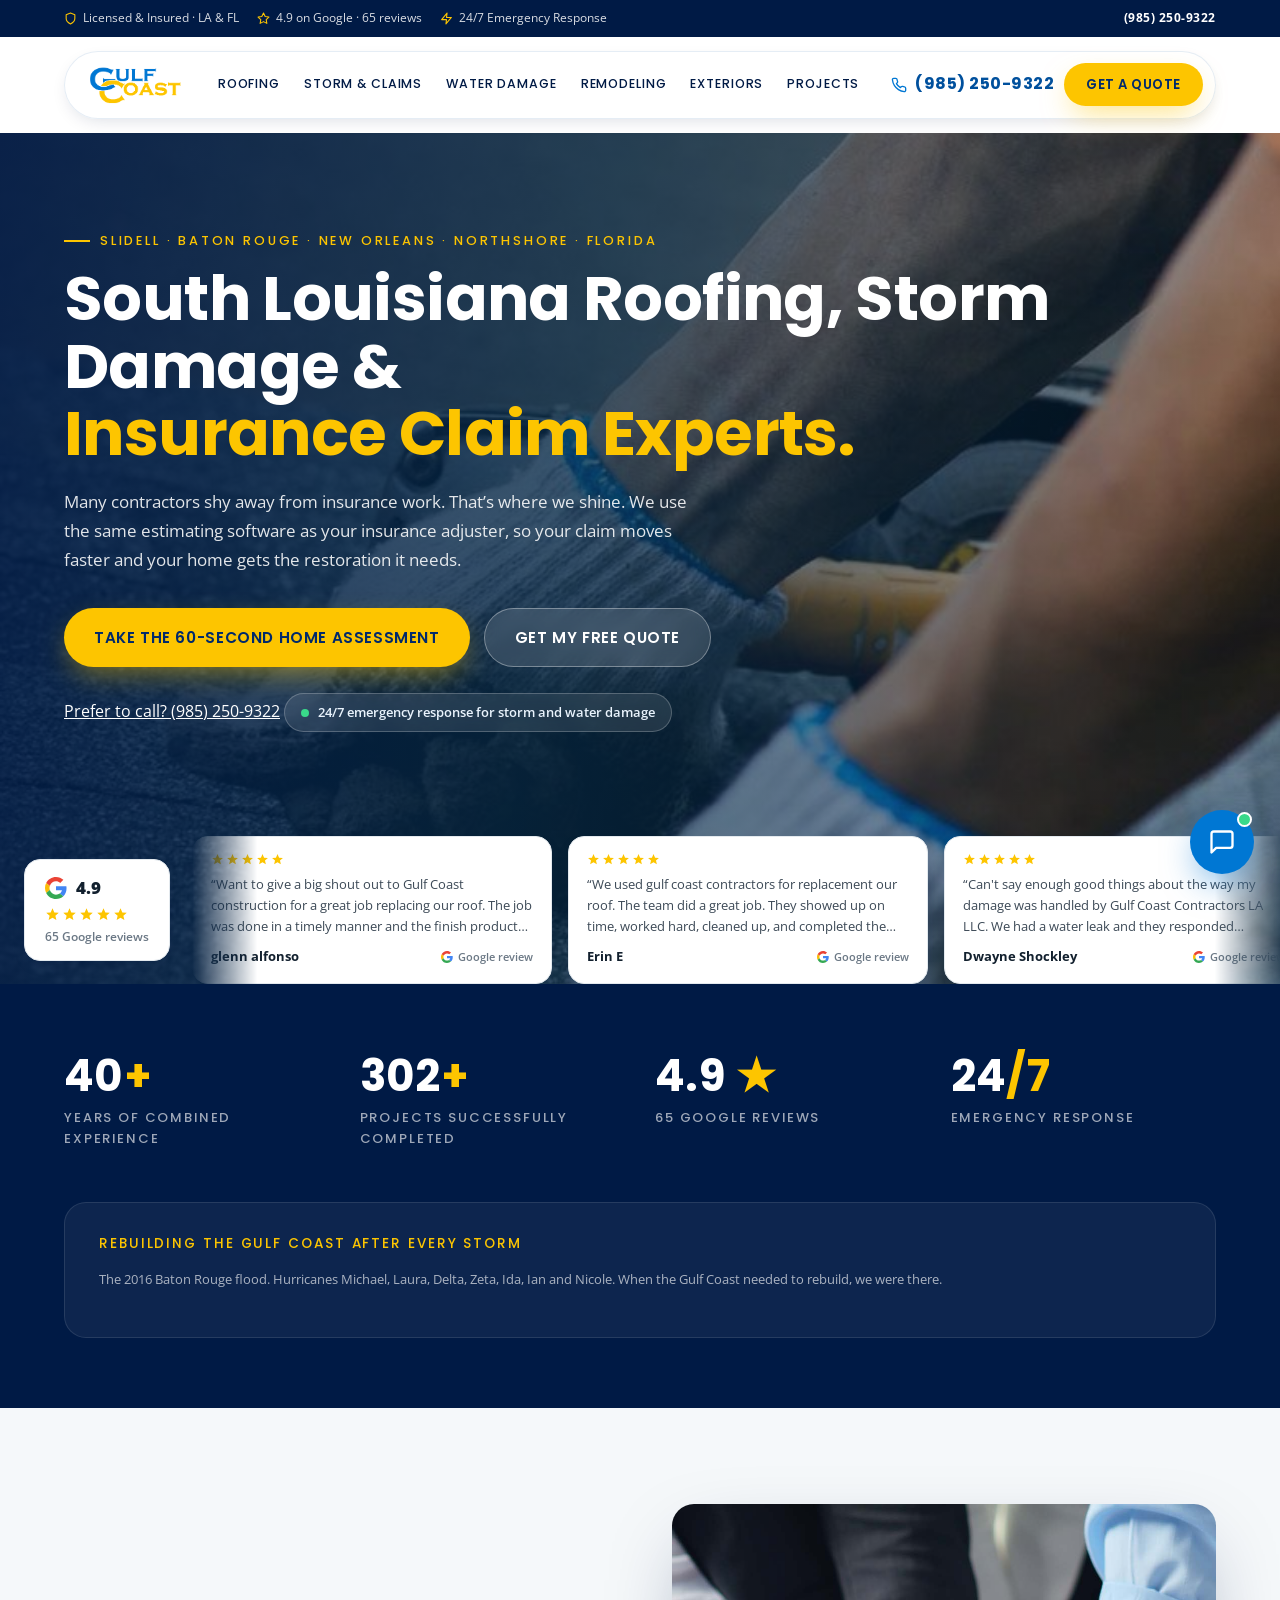
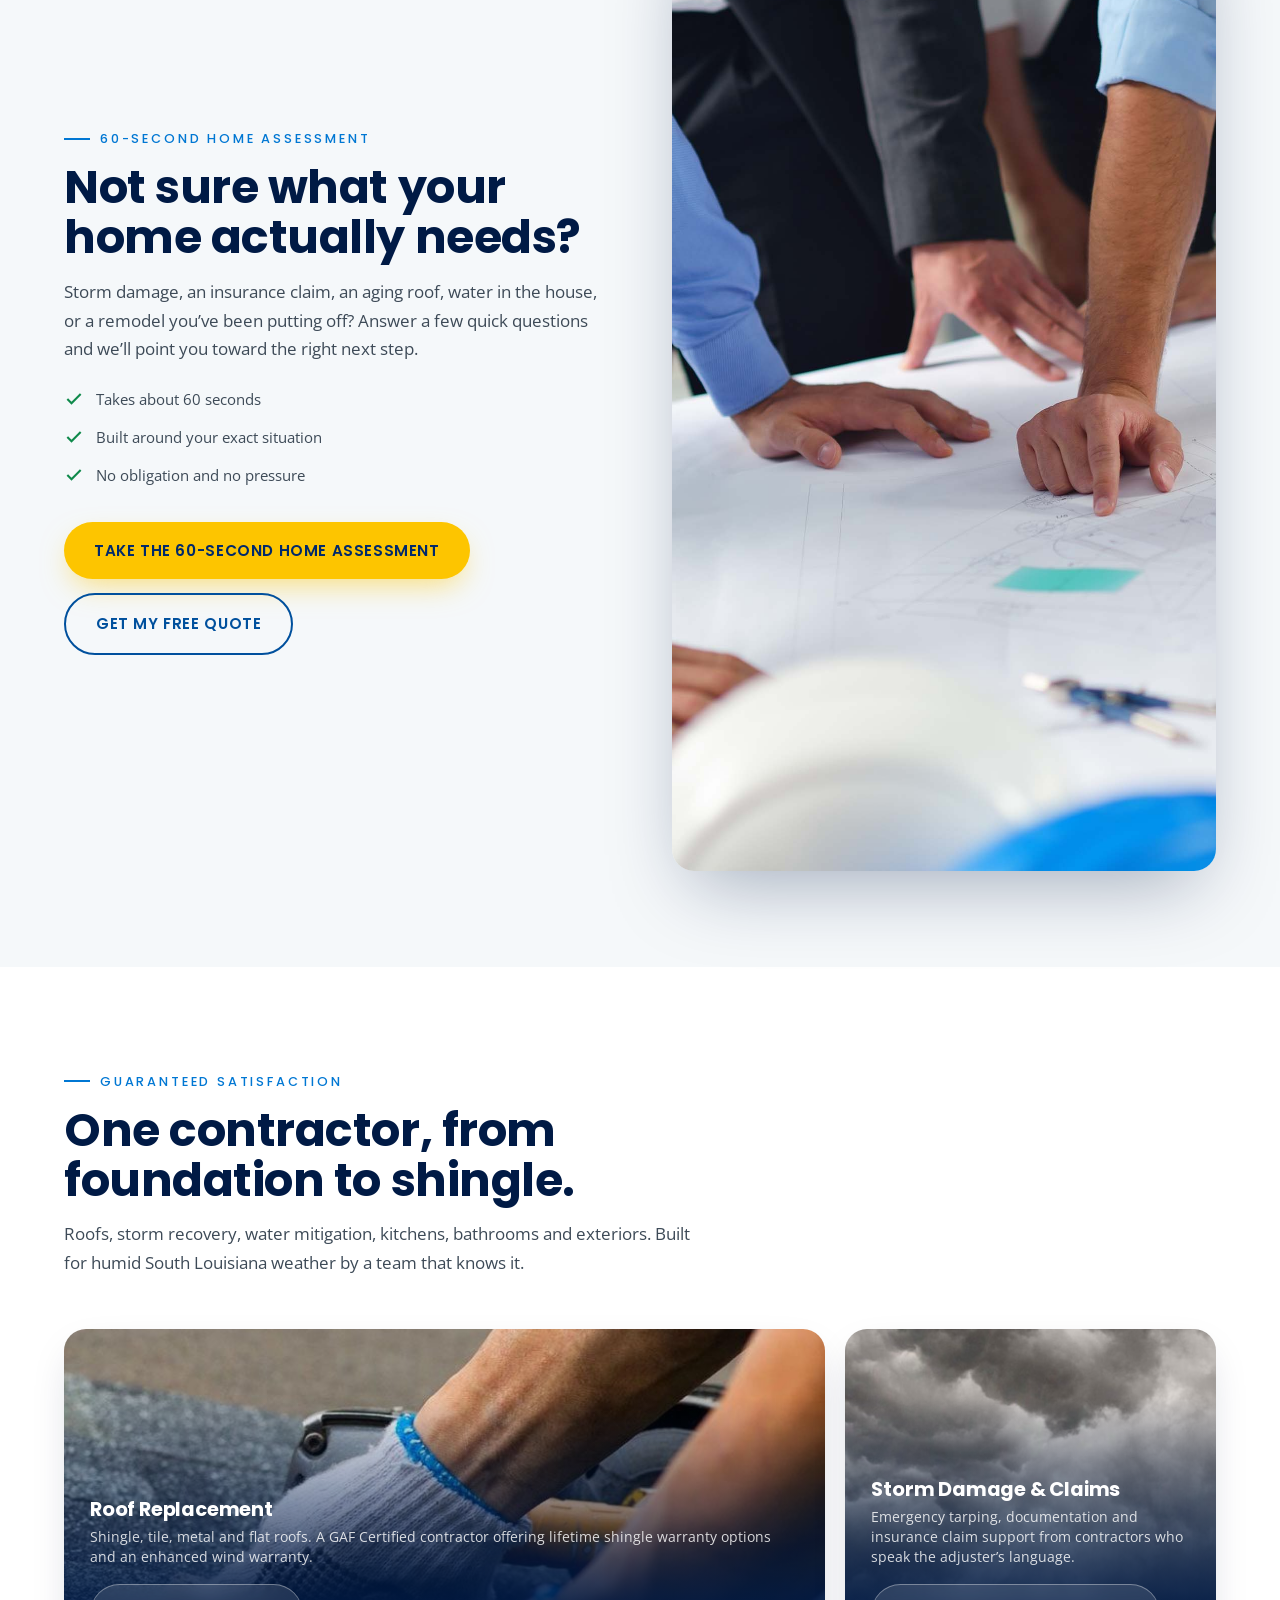
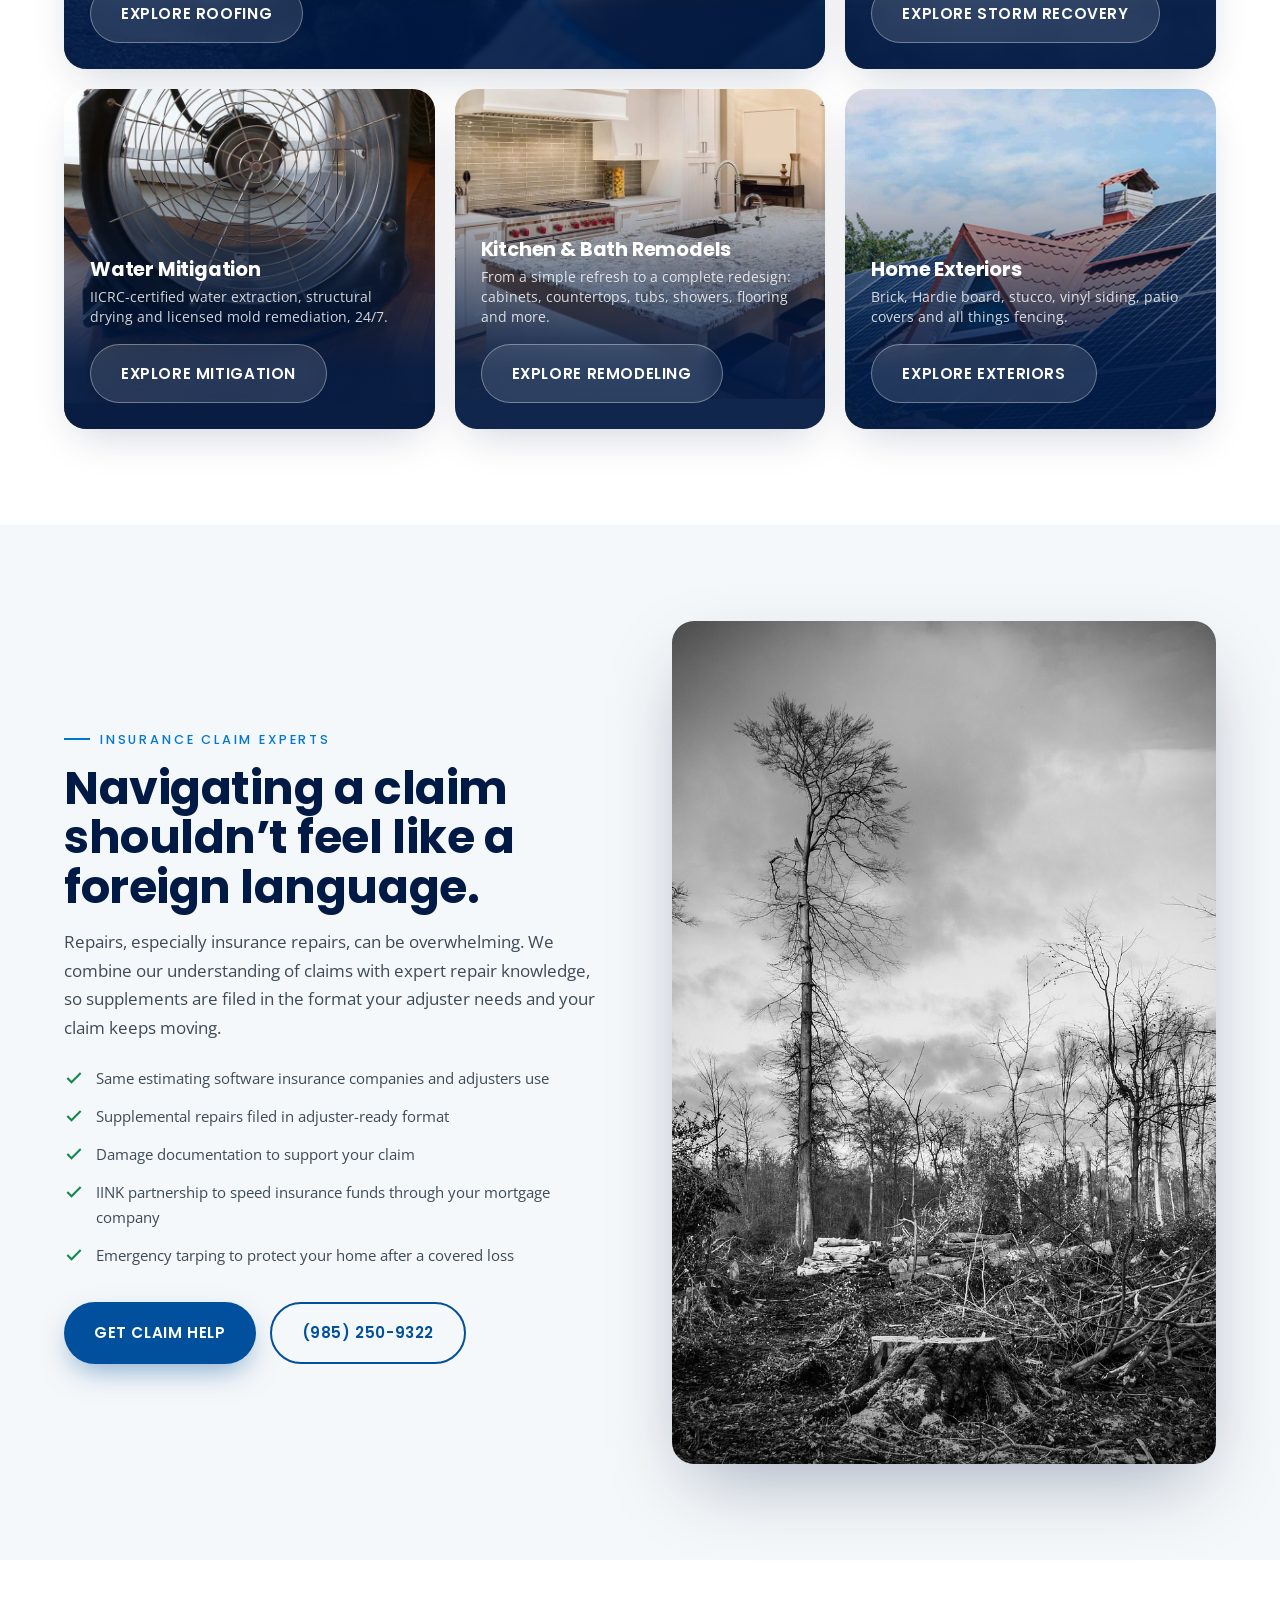
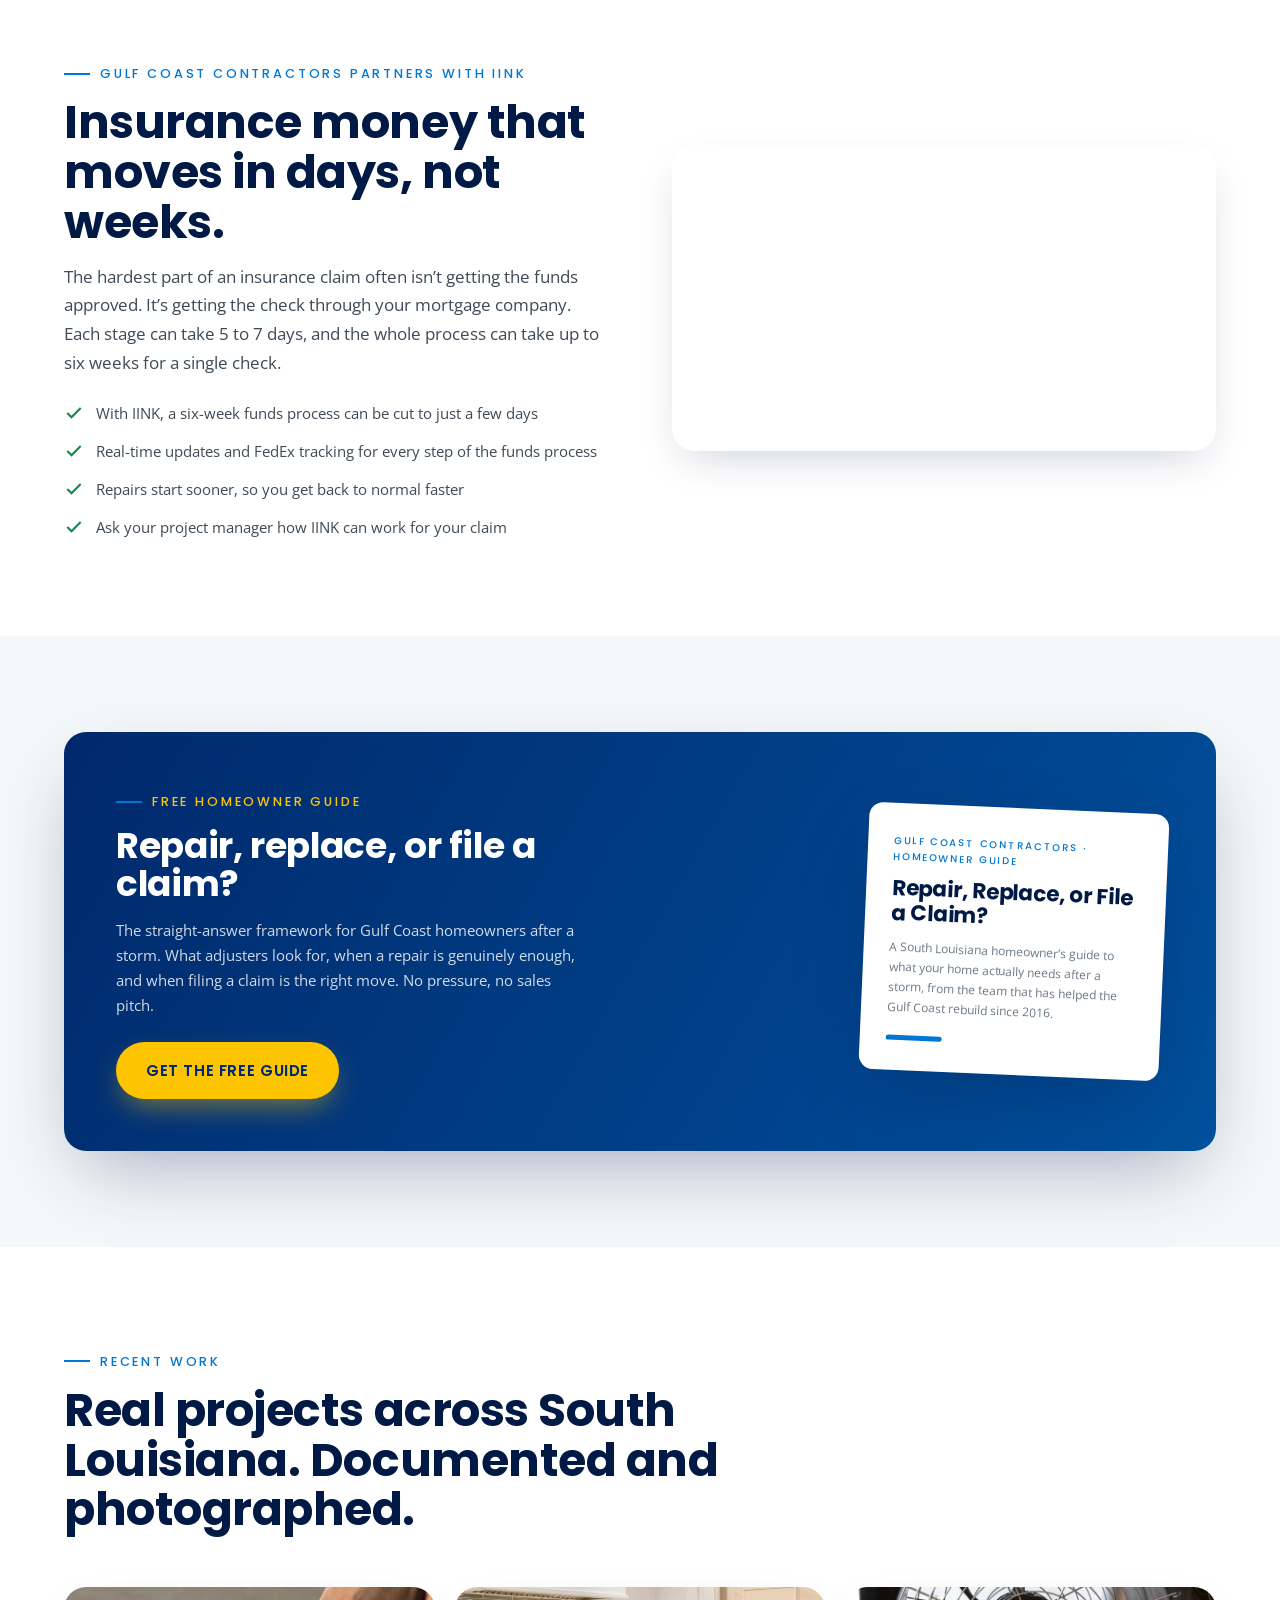
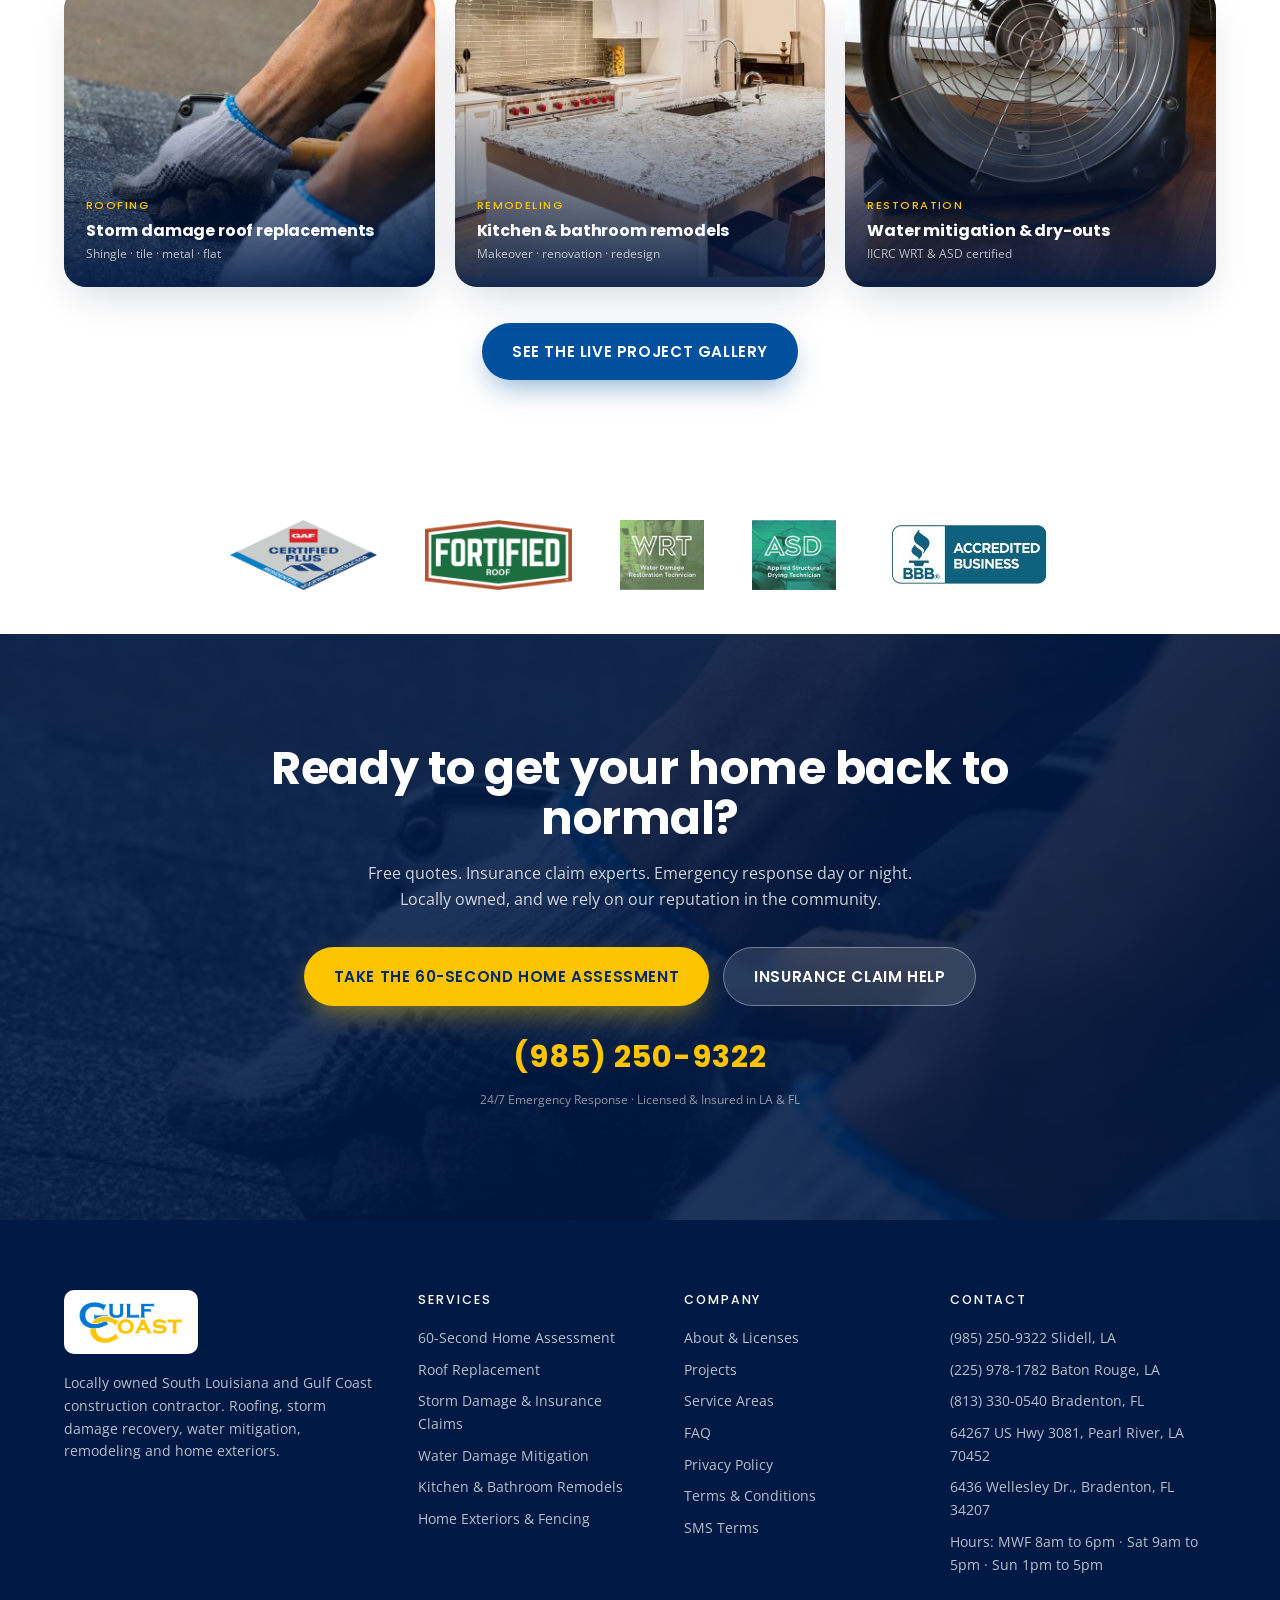
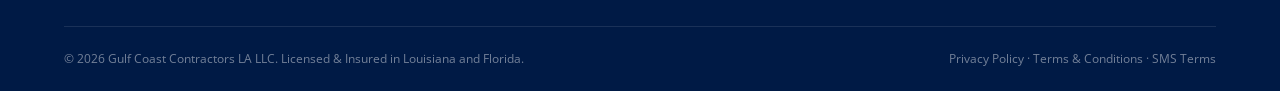
<file: gc-website/index.html>
<!DOCTYPE html>
<html lang="en">
<head>
<meta charset="utf-8">
<meta name="viewport" content="width=device-width, initial-scale=1">
<title>Gulf Coast Contractors — South Louisiana Roofing, Storm Damage &amp; Restoration</title>
<meta name="description" content="Locally owned South Louisiana and Gulf Coast construction contractor: roofing, storm damage recovery, insurance claim help, water mitigation, remodeling and home exteriors.">
<meta name="robots" content="noindex">
<meta property="og:site_name" content="Gulf Coast Contractors">
<meta property="og:title" content="Gulf Coast Contractors — South Louisiana Roofing, Storm Damage &amp; Restoration">
<meta property="og:description" content="Locally owned South Louisiana and Gulf Coast construction contractor: roofing, storm damage recovery, insurance claim help, water mitigation, remodeling and home exteriors.">
<meta name="theme-color" content="#00509d">
<link rel="icon" href="assets/favicon.png">
<link rel="preconnect" href="https://fonts.googleapis.com">
<link href="https://fonts.googleapis.com/css2?family=Poppins:wght@500;600;700&family=Open+Sans:wght@400;600;700;800&display=swap" rel="stylesheet">
<link rel="stylesheet" href="assets/site.css">
<style>
.hero-ctas .btn{max-width:100%;white-space:normal;text-align:center}
@media(max-width:600px){.hero-ctas .btn{width:100%}}
</style>
</head>
<body>

<!-- ============ HERO ============ -->
<header class="hero">
  <div class="hero-media"><img src="assets/roof-replacement.jpg" alt="Gulf Coast Contractors roofing crew at work"></div>
  <div class="hero-shade"></div>
  <div class="wrap hero-inner">
    <span class="kicker">Slidell · Baton Rouge · New Orleans · Northshore · Florida</span>
    <h1>South Louisiana Roofing, Storm Damage &amp;<br><span>Insurance Claim Experts.</span></h1>
    <p class="lead">Many contractors shy away from insurance work. That&rsquo;s where we shine. We use the same estimating software as your insurance adjuster, so your claim moves faster and your home gets the restoration it needs.</p>
    <div class="hero-ctas">
      <a class="btn btn-red" href="https://andrewpcherry.github.io/demo/gc-funnel/">Take the 60-Second Home Assessment</a>
      <a class="btn btn-glass" href="contact.html">Get My Free Quote</a>
    </div>
    <a href="tel:9852509322" style="display:inline-block;margin-top:20px;color:#fff;text-decoration:underline">Prefer to call? (985) 250-9322</a>
    <span class="hero-live"><span class="dot"></span> 24/7 emergency response for storm and water damage</span>
  </div>
  <div class="rev-band on-dark">
    <div class="rev-row">
      <div class="g-chip">
        <span class="g-top"><svg viewBox="0 0 48 48"><path fill="#EA4335" d="M24 9.5c3.54 0 6.71 1.22 9.21 3.6l6.85-6.85C35.9 2.38 30.47 0 24 0 14.62 0 6.51 5.38 2.56 13.22l7.98 6.19C12.43 13.72 17.74 9.5 24 9.5z"/><path fill="#4285F4" d="M46.98 24.55c0-1.57-.15-3.09-.38-4.55H24v9.02h12.94c-.58 2.96-2.26 5.48-4.78 7.18l7.73 6c4.51-4.18 7.09-10.36 7.09-17.65z"/><path fill="#FBBC05" d="M10.53 28.59c-.48-1.45-.76-2.99-.76-4.59s.27-3.14.76-4.59l-7.98-6.19C.92 16.46 0 20.12 0 24c0 3.88.92 7.54 2.56 10.78l7.97-6.19z"/><path fill="#34A853" d="M24 48c6.48 0 11.93-2.13 15.89-5.81l-7.73-6c-2.15 1.45-4.92 2.3-8.16 2.3-6.26 0-11.57-4.22-13.47-9.91l-7.98 6.19C6.51 42.62 14.62 48 24 48z"/></svg> 4.9</span>
        <span class="g-stars"><svg viewBox="0 0 24 24"><path d="M12 2l2.9 6.6 7.1.6-5.4 4.7 1.6 7L12 17.2 5.8 20.9l1.6-7L2 9.2l7.1-.6L12 2z"/></svg><svg viewBox="0 0 24 24"><path d="M12 2l2.9 6.6 7.1.6-5.4 4.7 1.6 7L12 17.2 5.8 20.9l1.6-7L2 9.2l7.1-.6L12 2z"/></svg><svg viewBox="0 0 24 24"><path d="M12 2l2.9 6.6 7.1.6-5.4 4.7 1.6 7L12 17.2 5.8 20.9l1.6-7L2 9.2l7.1-.6L12 2z"/></svg><svg viewBox="0 0 24 24"><path d="M12 2l2.9 6.6 7.1.6-5.4 4.7 1.6 7L12 17.2 5.8 20.9l1.6-7L2 9.2l7.1-.6L12 2z"/></svg><svg viewBox="0 0 24 24"><path d="M12 2l2.9 6.6 7.1.6-5.4 4.7 1.6 7L12 17.2 5.8 20.9l1.6-7L2 9.2l7.1-.6L12 2z"/></svg></span>
        <small>65 Google reviews</small>
      </div>
      <div class="rev-marquee"><div class="rev-track" id="revTrack"></div></div>
    </div>
  </div>
</header>

<!-- ============ STATS RAIL ============ -->
<section class="stats-rail">
  <div class="wrap">
    <div class="stats-grid">
      <div class="stat rv"><div class="num">40<em>+</em></div><div class="lbl">Years of combined experience</div></div>
      <div class="stat rv rv-d1"><div class="num">302<em>+</em></div><div class="lbl">Projects successfully completed</div></div>
      <div class="stat rv rv-d2"><div class="num">4.9 <em>&#9733;</em></div><div class="lbl">65 Google reviews</div></div>
      <div class="stat rv rv-d3"><div class="num">24<em>/7</em></div><div class="lbl">Emergency response</div></div>
    </div>
    <div class="mission rv">
      <div class="m-top"><b>Rebuilding the Gulf Coast after every storm</b><span>The 2016 Baton Rouge flood. Hurricanes Michael, Laura, Delta, Zeta, Ida, Ian and Nicole. When the Gulf Coast needed to rebuild, we were there.</span></div>
    </div>
  </div>
</section>

<!-- ============ ASSESSMENT FUNNEL ============ -->
<section class="sec alt">
  <div class="wrap">
    <div class="split">
      <div class="rv">
        <span class="kicker">60-second home assessment</span>
        <h2>Not sure what your home actually needs?</h2>
        <p class="lead" style="margin-top:14px">Storm damage, an insurance claim, an aging roof, water in the house, or a remodel you&rsquo;ve been putting off? Answer a few quick questions and we&rsquo;ll point you toward the right next step.</p>
        <div class="checks"><div class="check"><svg viewBox="0 0 24 24" fill="none" stroke="currentColor" stroke-width="2.5"><path d="M20 6L9 17l-5-5"/></svg>Takes about 60 seconds</div><div class="check"><svg viewBox="0 0 24 24" fill="none" stroke="currentColor" stroke-width="2.5"><path d="M20 6L9 17l-5-5"/></svg>Built around your exact situation</div><div class="check"><svg viewBox="0 0 24 24" fill="none" stroke="currentColor" stroke-width="2.5"><path d="M20 6L9 17l-5-5"/></svg>No obligation and no pressure</div></div>
        <div class="hero-ctas">
          <a class="btn btn-red" href="https://andrewpcherry.github.io/demo/gc-funnel/">Take the 60-Second Home Assessment</a>
          <a class="btn btn-ghost" href="contact.html">Get My Free Quote</a>
        </div>
      </div>
      <div class="split-img rv rv-d1"><img src="assets/planning.jpg" alt="Gulf Coast Contractors project planning"></div>
    </div>
  </div>
</section>

<!-- ============ SERVICES BENTO ============ -->
<section class="sec">
  <div class="wrap">
    <div class="sec-head rv">
      <span class="kicker">Guaranteed satisfaction</span>
      <h2>One contractor, from foundation to shingle.</h2>
      <p class="lead">Roofs, storm recovery, water mitigation, kitchens, bathrooms and exteriors. Built for humid South Louisiana weather by a team that knows it.</p>
    </div>
    <div class="bento">
      <div class="bcard wide rv"><img class="bg" src="assets/roof-replacement.jpg" alt="Roof replacement">
        <div class="bc-body"><h3>Roof Replacement</h3><p>Shingle, tile, metal and flat roofs. A GAF Certified contractor offering lifetime shingle warranty options and an enhanced wind warranty.</p>
        <a class="btn btn-glass" style="margin-top:16px" href="roof-replacement.html">Explore roofing</a></div></div>
      <div class="bcard rv rv-d1"><img class="bg" src="assets/storm-damage.jpg" alt="Storm damage">
        <div class="bc-body"><h3>Storm Damage &amp; Claims</h3><p>Emergency tarping, documentation and insurance claim support from contractors who speak the adjuster&rsquo;s language.</p>
        <a class="btn btn-glass" style="margin-top:16px" href="storm-damage.html">Explore storm recovery</a></div></div>
      <div class="bcard rv"><img class="bg" src="assets/water-mitigation.jpg" alt="Water mitigation drying equipment">
        <div class="bc-body"><h3>Water Mitigation</h3><p>IICRC-certified water extraction, structural drying and licensed mold remediation, 24/7.</p>
        <a class="btn btn-glass" style="margin-top:16px" href="water-mitigation.html">Explore mitigation</a></div></div>
      <div class="bcard rv rv-d1"><img class="bg" src="assets/kitchen-remodel.jpg" alt="Kitchen remodel">
        <div class="bc-body"><h3>Kitchen &amp; Bath Remodels</h3><p>From a simple refresh to a complete redesign: cabinets, countertops, tubs, showers, flooring and more.</p>
        <a class="btn btn-glass" style="margin-top:16px" href="remodeling.html">Explore remodeling</a></div></div>
      <div class="bcard rv rv-d2"><img class="bg" src="assets/home-exteriors.jpg" alt="Home exteriors">
        <div class="bc-body"><h3>Home Exteriors</h3><p>Brick, Hardie board, stucco, vinyl siding, patio covers and all things fencing.</p>
        <a class="btn btn-glass" style="margin-top:16px" href="home-exteriors.html">Explore exteriors</a></div></div>
    </div>
  </div>
</section>

<!-- ============ CLAIMS FEATURE ============ -->
<section class="sec alt">
  <div class="wrap">
    <div class="split">
      <div class="rv">
        <span class="kicker">Insurance claim experts</span>
        <h2>Navigating a claim shouldn&rsquo;t feel like a foreign language.</h2>
        <p class="lead" style="margin-top:14px">Repairs, especially insurance repairs, can be overwhelming. We combine our understanding of claims with expert repair knowledge, so supplements are filed in the format your adjuster needs and your claim keeps moving.</p>
        <div class="checks"><div class="check"><svg viewBox="0 0 24 24" fill="none" stroke="currentColor" stroke-width="2.5"><path d="M20 6L9 17l-5-5"/></svg>Same estimating software insurance companies and adjusters use</div><div class="check"><svg viewBox="0 0 24 24" fill="none" stroke="currentColor" stroke-width="2.5"><path d="M20 6L9 17l-5-5"/></svg>Supplemental repairs filed in adjuster-ready format</div><div class="check"><svg viewBox="0 0 24 24" fill="none" stroke="currentColor" stroke-width="2.5"><path d="M20 6L9 17l-5-5"/></svg>Damage documentation to support your claim</div><div class="check"><svg viewBox="0 0 24 24" fill="none" stroke="currentColor" stroke-width="2.5"><path d="M20 6L9 17l-5-5"/></svg>IINK partnership to speed insurance funds through your mortgage company</div><div class="check"><svg viewBox="0 0 24 24" fill="none" stroke="currentColor" stroke-width="2.5"><path d="M20 6L9 17l-5-5"/></svg>Emergency tarping to protect your home after a covered loss</div></div>
        <div class="hero-ctas"><a class="btn btn-navy" href="storm-damage.html">Get Claim Help</a><a class="btn btn-ghost" href="tel:9852509322">(985) 250-9322</a></div>
      </div>
      <div class="split-img rv rv-d1"><img src="assets/storm-trees.jpg" alt="Hurricane damage on the Gulf Coast"></div>
    </div>
  </div>
</section>

<section class="sec">
  <div class="wrap">
    <div class="split">
      <div class="rv">
        <span class="kicker">Gulf Coast Contractors partners with IINK</span>
        <h2>Insurance money that moves in days, not weeks.</h2>
        <p class="lead" style="margin-top:14px">The hardest part of an insurance claim often isn&rsquo;t getting the funds approved. It&rsquo;s getting the check through your mortgage company. Each stage can take 5 to 7 days, and the whole process can take up to six weeks for a single check.</p>
        <div class="checks"><div class="check"><svg viewBox="0 0 24 24" fill="none" stroke="currentColor" stroke-width="2.5"><path d="M20 6L9 17l-5-5"/></svg>With IINK, a six-week funds process can be cut to just a few days</div><div class="check"><svg viewBox="0 0 24 24" fill="none" stroke="currentColor" stroke-width="2.5"><path d="M20 6L9 17l-5-5"/></svg>Real-time updates and FedEx tracking for every step of the funds process</div><div class="check"><svg viewBox="0 0 24 24" fill="none" stroke="currentColor" stroke-width="2.5"><path d="M20 6L9 17l-5-5"/></svg>Repairs start sooner, so you get back to normal faster</div><div class="check"><svg viewBox="0 0 24 24" fill="none" stroke="currentColor" stroke-width="2.5"><path d="M20 6L9 17l-5-5"/></svg>Ask your project manager how IINK can work for your claim</div></div>
      </div>
      <div class="rv rv-d1"><div class="video-embed"><iframe src="https://www.youtube-nocookie.com/embed/FoEGDBub5VU" title="How IINK speeds up insurance claim payments" loading="lazy" allow="accelerometer; encrypted-media; picture-in-picture" allowfullscreen></iframe></div></div>
    </div>
  </div>
</section>


<!-- ============ GUIDE ============ -->
<section class="sec alt">
  <div class="wrap">
    <div class="ebook-card rv">
      <div class="ebook-grid">
        <div class="ebook-l">
          <span class="kicker" style="color:var(--gold)">Free homeowner guide</span>
          <h2>Repair, replace, or file a claim?</h2>
          <p>The straight-answer framework for Gulf Coast homeowners after a storm. What adjusters look for, when a repair is genuinely enough, and when filing a claim is the right move. No pressure, no sales pitch.</p>
          <div class="hero-ctas" style="margin-top:24px">
            <a class="btn btn-red" href="https://andrewpcherry.github.io/demo/gc-funnel/#guide">Get the Free Guide</a>
          </div>
        </div>
        <div class="ebook-cov">
          <div class="ec-top">Gulf Coast Contractors · Homeowner Guide</div>
          <h3>Repair, Replace, or File a Claim?</h3>
          <p>A South Louisiana homeowner&rsquo;s guide to what your home actually needs after a storm, from the team that has helped the Gulf Coast rebuild since 2016.</p>
          <div class="ec-bar"></div>
        </div>
      </div>
    </div>
  </div>
</section>

<!-- ============ PROJECTS STRIP ============ -->
<section class="sec">
  <div class="wrap">
    <div class="sec-head rv">
      <span class="kicker">Recent work</span>
      <h2>Real projects across South Louisiana. Documented and photographed.</h2>
    </div>
    <div class="proj-grid">
      <div class="pcard rv"><img src="assets/roof-replacement.jpg" alt="Roof replacement"><div class="p-body"><span class="p-loc">Roofing</span><h3>Storm damage roof replacements</h3><small>Shingle · tile · metal · flat</small></div></div>
      <div class="pcard rv rv-d1"><img src="assets/kitchen-remodel.jpg" alt="Kitchen remodel"><div class="p-body"><span class="p-loc">Remodeling</span><h3>Kitchen &amp; bathroom remodels</h3><small>Makeover · renovation · redesign</small></div></div>
      <div class="pcard rv rv-d2"><img src="assets/water-mitigation.jpg" alt="Water mitigation"><div class="p-body"><span class="p-loc">Restoration</span><h3>Water mitigation &amp; dry-outs</h3><small>IICRC WRT &amp; ASD certified</small></div></div>
    </div>
    <div style="text-align:center;margin-top:36px" class="rv"><a class="btn btn-navy" href="projects.html">See the live project gallery</a></div>
  </div>
</section>

<section><div class="wrap"><div class="badges rv">
  <img src="assets/gaf-certified-plus.png" alt="GAF Certified Plus Residential Roofing Contractor">
  <img src="assets/fortified-roof.png" alt="FORTIFIED Roof">
  <img src="assets/iicrc-wrt.jpg" alt="IICRC Water Damage Restoration Technician">
  <img src="assets/iicrc-asd.jpg" alt="IICRC Applied Structural Drying">
  <img src="assets/bbb.jpg" alt="BBB Accredited Business">
</div></div></section>


<section class="cta-band">
  <div class="hero-media"><img src="assets/roof-replacement.jpg" alt="Gulf Coast Contractors project"></div>
  <div class="cta-shade"></div>
  <div class="wrap rv">
    <h2>Ready to get your home back to normal?</h2>
    <p>Free quotes. Insurance claim experts. Emergency response day or night. Locally owned, and we rely on our reputation in the community.</p>
    <div class="hero-ctas">
      <a class="btn btn-red" href="https://andrewpcherry.github.io/demo/gc-funnel/">Take the 60-Second Home Assessment</a>
      <a class="btn btn-glass" href="storm-damage.html">Insurance Claim Help</a>
    </div>
    <a class="cta-ph" href="tel:9852509322">(985) 250-9322</a>
    <small>24/7 Emergency Response &middot; Licensed &amp; Insured in LA &amp; FL</small>
  </div>
</section>


<script>
window.PAGE = { key: "index.html", chat: [{"ai": "Hi! Thanks for stopping by Gulf Coast Contractors. What can we help with today?", "d": 1500}, {"chips": ["Storm damage", "Insurance claim", "Water damage", "Remodel"], "pick": 0, "t": 1600}, {"user": "We had a big storm last night and a tree limb came down on the roof", "t": 600}, {"ai": "I'm sorry, that's stressful. First question: is water getting into the house right now?", "d": 1500}, {"user": "A little in one bedroom"}, {"ai": "Okay. The priority is stopping more water. Our team can come out and tarp the roof today, and we'll photograph everything for your insurance claim while we're there. Are you on the Northshore, the Southshore or in the Baton Rouge area?", "d": 1800}, {"user": "Slidell"}, {"ai": "We're right next door in Pearl River. We can have someone there this afternoon between 2 and 4 PM. Does that work?", "d": 1500}, {"user": "Yes please"}, {"ai": "You're booked.", "card": {"icon": "cal", "title": "Emergency Tarp + Storm Inspection · Today 2 to 4 PM", "sub": "Photo documentation for your insurance claim included"}, "d": 1600}, {"ai": "Tip while you wait: take photos and video of the damage inside before you move anything. Your adjuster will want them. See you this afternoon!", "d": 1200}] };
</script>
<script src="assets/reviews.js"></script>
<script src="assets/site.js"></script>
</body>
</html>
</file>
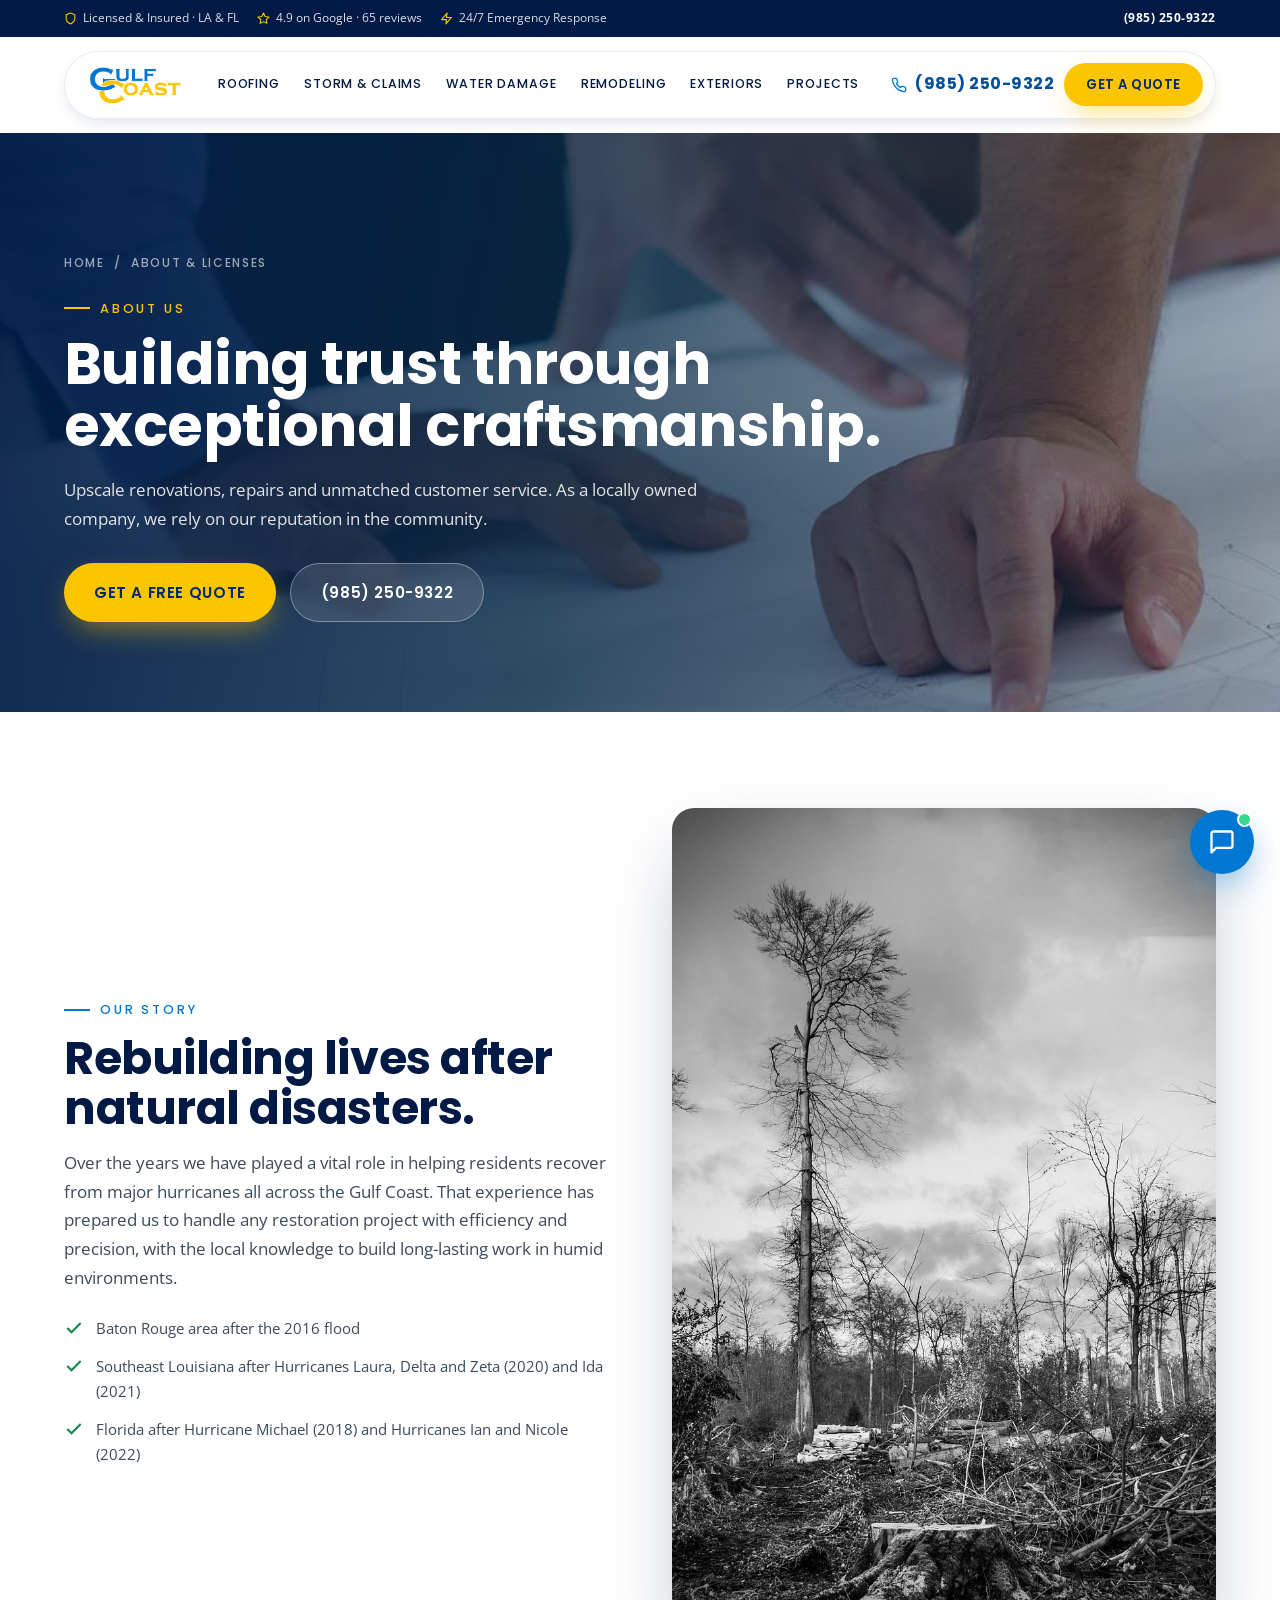
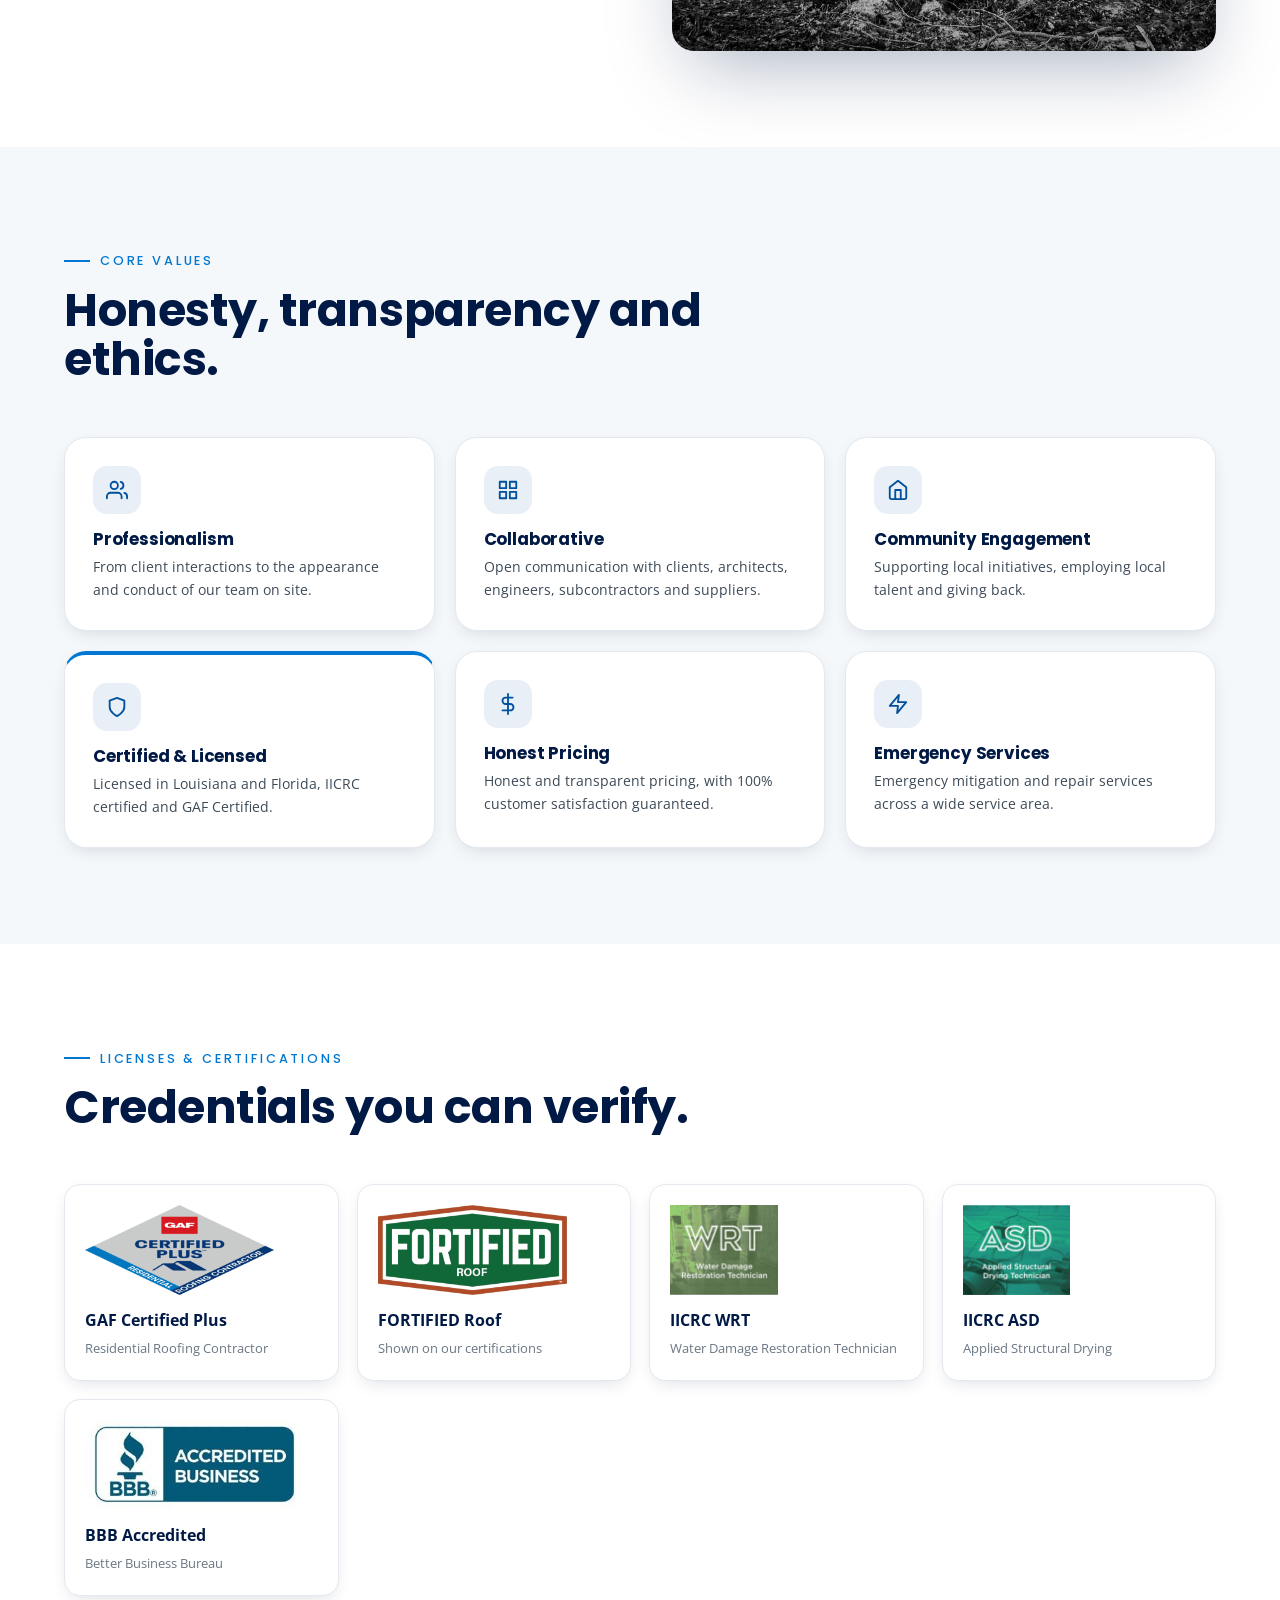
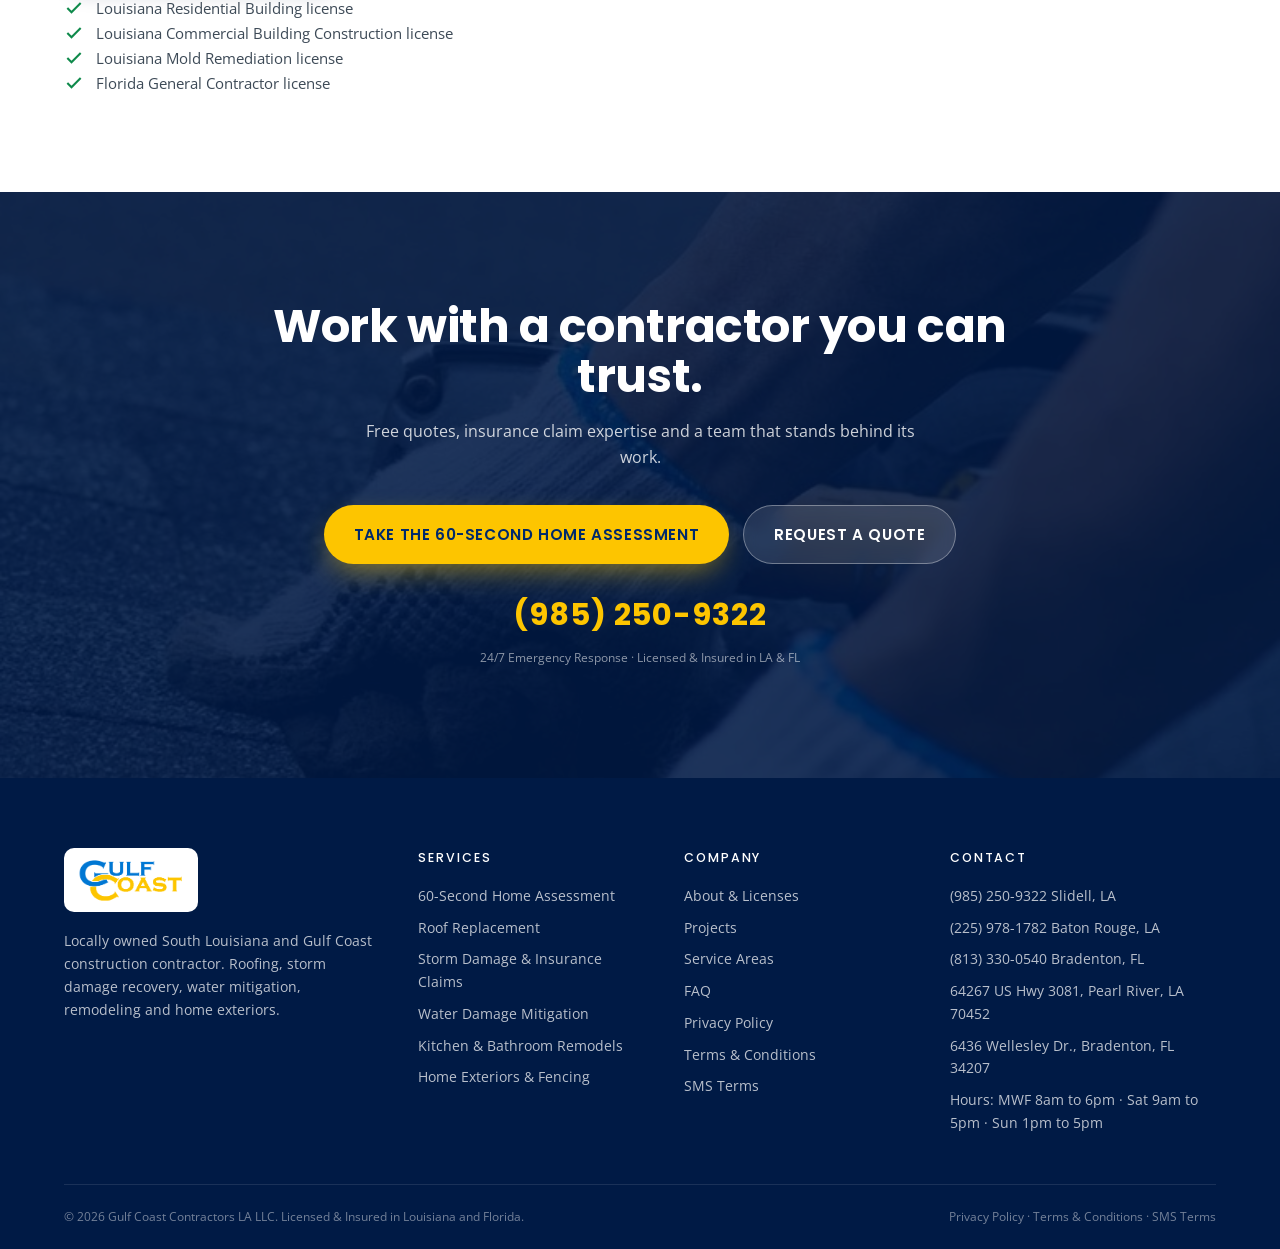
<file: gc-website/about.html>
<!DOCTYPE html>
<html lang="en">
<head>
<meta charset="utf-8">
<meta name="viewport" content="width=device-width, initial-scale=1">
<title>About &amp; Licenses | Gulf Coast Contractors</title>
<meta name="description" content="Locally owned general contractor building trust through exceptional craftsmanship and reliable service across South Louisiana and Florida.">
<meta name="robots" content="noindex">
<meta property="og:site_name" content="Gulf Coast Contractors">
<meta property="og:title" content="About &amp; Licenses | Gulf Coast Contractors">
<meta property="og:description" content="Locally owned general contractor building trust through exceptional craftsmanship and reliable service across South Louisiana and Florida.">
<meta name="theme-color" content="#00509d">
<link rel="icon" href="assets/favicon.png">
<link rel="preconnect" href="https://fonts.googleapis.com">
<link href="https://fonts.googleapis.com/css2?family=Poppins:wght@500;600;700&family=Open+Sans:wght@400;600;700;800&display=swap" rel="stylesheet">
<link rel="stylesheet" href="assets/site.css">
<style>
.hero-ctas .btn{max-width:100%;white-space:normal;text-align:center}
@media(max-width:600px){.hero-ctas .btn{width:100%}}
</style>
</head>
<body>

<header class="phero">
  <div class="hero-media"><img src="assets/planning.jpg" alt="Gulf Coast Contractors team planning"></div>
  <div class="hero-shade"></div>
  <div class="wrap">
    <span class="crumb"><a href="index.html">Home</a> &nbsp;/&nbsp; About &amp; Licenses</span>
    <span class="kicker">About us</span>
    <h1>Building trust through<br>exceptional craftsmanship.</h1>
    <p class="lead">Upscale renovations, repairs and unmatched customer service. As a locally owned company, we rely on our reputation in the community.</p>
    <div class="hero-ctas">
      <a class="btn btn-red" href="contact.html">Get a Free Quote</a>
      <a class="btn btn-glass" href="tel:9852509322">(985) 250-9322</a>
    </div>
  </div>
</header>
<section class="sec"><div class="wrap"><div class="split"><div class="rv"><span class="kicker">Our story</span><h2>Rebuilding lives after natural disasters.</h2><p class="lead" style="margin-top:14px">Over the years we have played a vital role in helping residents recover from major hurricanes all across the Gulf Coast. That experience has prepared us to handle any restoration project with efficiency and precision, with the local knowledge to build long-lasting work in humid environments.</p><div class="checks"><div class="check"><svg viewBox="0 0 24 24" fill="none" stroke="currentColor" stroke-width="2.5"><path d="M20 6L9 17l-5-5"/></svg>Baton Rouge area after the 2016 flood</div><div class="check"><svg viewBox="0 0 24 24" fill="none" stroke="currentColor" stroke-width="2.5"><path d="M20 6L9 17l-5-5"/></svg>Southeast Louisiana after Hurricanes Laura, Delta and Zeta (2020) and Ida (2021)</div><div class="check"><svg viewBox="0 0 24 24" fill="none" stroke="currentColor" stroke-width="2.5"><path d="M20 6L9 17l-5-5"/></svg>Florida after Hurricane Michael (2018) and Hurricanes Ian and Nicole (2022)</div></div></div><div class="split-img rv rv-d1"><img src="assets/storm-trees.jpg" alt="Storm damage"></div></div></div></section>
<section class="sec alt"><div class="wrap"><div class="sec-head rv"><span class="kicker">Core values</span><h2>Honesty, transparency and ethics.</h2></div><div class="fgrid"><div class="fcard rv"><div class="f-ic"><svg viewBox="0 0 24 24" fill="none" stroke="currentColor" stroke-width="2" stroke-linecap="round" stroke-linejoin="round"><path d="M17 21v-2a4 4 0 0 0-4-4H5a4 4 0 0 0-4 4v2"/><circle cx="9" cy="7" r="4"/><path d="M23 21v-2a4 4 0 0 0-3-3.87"/><path d="M16 3.13a4 4 0 0 1 0 7.75"/></svg></div><h3>Professionalism</h3><p>From client interactions to the appearance and conduct of our team on site.</p></div><div class="fcard rv"><div class="f-ic"><svg viewBox="0 0 24 24" fill="none" stroke="currentColor" stroke-width="2" stroke-linecap="round" stroke-linejoin="round"><rect x="3" y="3" width="7" height="7"/><rect x="14" y="3" width="7" height="7"/><rect x="14" y="14" width="7" height="7"/><rect x="3" y="14" width="7" height="7"/></svg></div><h3>Collaborative</h3><p>Open communication with clients, architects, engineers, subcontractors and suppliers.</p></div><div class="fcard rv"><div class="f-ic"><svg viewBox="0 0 24 24" fill="none" stroke="currentColor" stroke-width="2" stroke-linecap="round" stroke-linejoin="round"><path d="M3 9l9-7 9 7v11a2 2 0 0 1-2 2H5a2 2 0 0 1-2-2z"/><polyline points="9 22 9 12 15 12 15 22"/></svg></div><h3>Community Engagement</h3><p>Supporting local initiatives, employing local talent and giving back.</p></div><div class="fcard hot rv"><div class="f-ic"><svg viewBox="0 0 24 24" fill="none" stroke="currentColor" stroke-width="2" stroke-linecap="round" stroke-linejoin="round"><path d="M12 22s8-4 8-10V5l-8-3-8 3v7c0 6 8 10 8 10z"/></svg></div><h3>Certified &amp; Licensed</h3><p>Licensed in Louisiana and Florida, IICRC certified and GAF Certified.</p></div><div class="fcard rv"><div class="f-ic"><svg viewBox="0 0 24 24" fill="none" stroke="currentColor" stroke-width="2" stroke-linecap="round" stroke-linejoin="round"><line x1="12" y1="1" x2="12" y2="23"/><path d="M17 5H9.5a3.5 3.5 0 0 0 0 7h5a3.5 3.5 0 0 1 0 7H6"/></svg></div><h3>Honest Pricing</h3><p>Honest and transparent pricing, with 100% customer satisfaction guaranteed.</p></div><div class="fcard rv"><div class="f-ic"><svg viewBox="0 0 24 24" fill="none" stroke="currentColor" stroke-width="2" stroke-linecap="round" stroke-linejoin="round"><polygon points="13 2 3 14 12 14 11 22 21 10 12 10 13 2"/></svg></div><h3>Emergency Services</h3><p>Emergency mitigation and repair services across a wide service area.</p></div></div></div></section>
<section class="sec"><div class="wrap"><div class="sec-head rv"><span class="kicker">Licenses &amp; certifications</span><h2>Credentials you can verify.</h2></div><div class="lic-grid"><div class="lic rv"><img src="assets/gaf-certified-plus.png" alt="GAF Certified Plus"><b>GAF Certified Plus</b><small>Residential Roofing Contractor</small></div><div class="lic rv"><img src="assets/fortified-roof.png" alt="FORTIFIED Roof"><b>FORTIFIED Roof</b><small>Shown on our certifications</small></div><div class="lic rv"><img src="assets/iicrc-wrt.jpg" alt="IICRC WRT"><b>IICRC WRT</b><small>Water Damage Restoration Technician</small></div><div class="lic rv"><img src="assets/iicrc-asd.jpg" alt="IICRC ASD"><b>IICRC ASD</b><small>Applied Structural Drying</small></div><div class="lic rv"><img src="assets/bbb.jpg" alt="BBB Accredited"><b>BBB Accredited</b><small>Better Business Bureau</small></div></div><div class="checks"><div class="check"><svg viewBox="0 0 24 24" fill="none" stroke="currentColor" stroke-width="2.5"><path d="M20 6L9 17l-5-5"/></svg>Louisiana Residential Building license</div><div class="check"><svg viewBox="0 0 24 24" fill="none" stroke="currentColor" stroke-width="2.5"><path d="M20 6L9 17l-5-5"/></svg>Louisiana Commercial Building Construction license</div><div class="check"><svg viewBox="0 0 24 24" fill="none" stroke="currentColor" stroke-width="2.5"><path d="M20 6L9 17l-5-5"/></svg>Louisiana Mold Remediation license</div><div class="check"><svg viewBox="0 0 24 24" fill="none" stroke="currentColor" stroke-width="2.5"><path d="M20 6L9 17l-5-5"/></svg>Florida General Contractor license</div></div></div></section>

<section class="cta-band">
  <div class="hero-media"><img src="assets/roof-replacement.jpg" alt="Gulf Coast Contractors project"></div>
  <div class="cta-shade"></div>
  <div class="wrap rv">
    <h2>Work with a contractor you can trust.</h2>
    <p>Free quotes, insurance claim expertise and a team that stands behind its work.</p>
    <div class="hero-ctas">
      <a class="btn btn-red" href="https://andrewpcherry.github.io/demo/gc-funnel/">Take the 60-Second Home Assessment</a>
      <a class="btn btn-glass" href="contact.html">Request a Quote</a>
    </div>
    <a class="cta-ph" href="tel:9852509322">(985) 250-9322</a>
    <small>24/7 Emergency Response &middot; Licensed &amp; Insured in LA &amp; FL</small>
  </div>
</section>

<script>
window.PAGE = { key: "about.html", chat: [{"ai": "Hi! Have a question about Gulf Coast Contractors or our licenses? I'm happy to help.", "d": 1500}] };
</script>
<script src="assets/reviews.js"></script>
<script src="assets/site.js"></script>
</body>
</html>
</file>
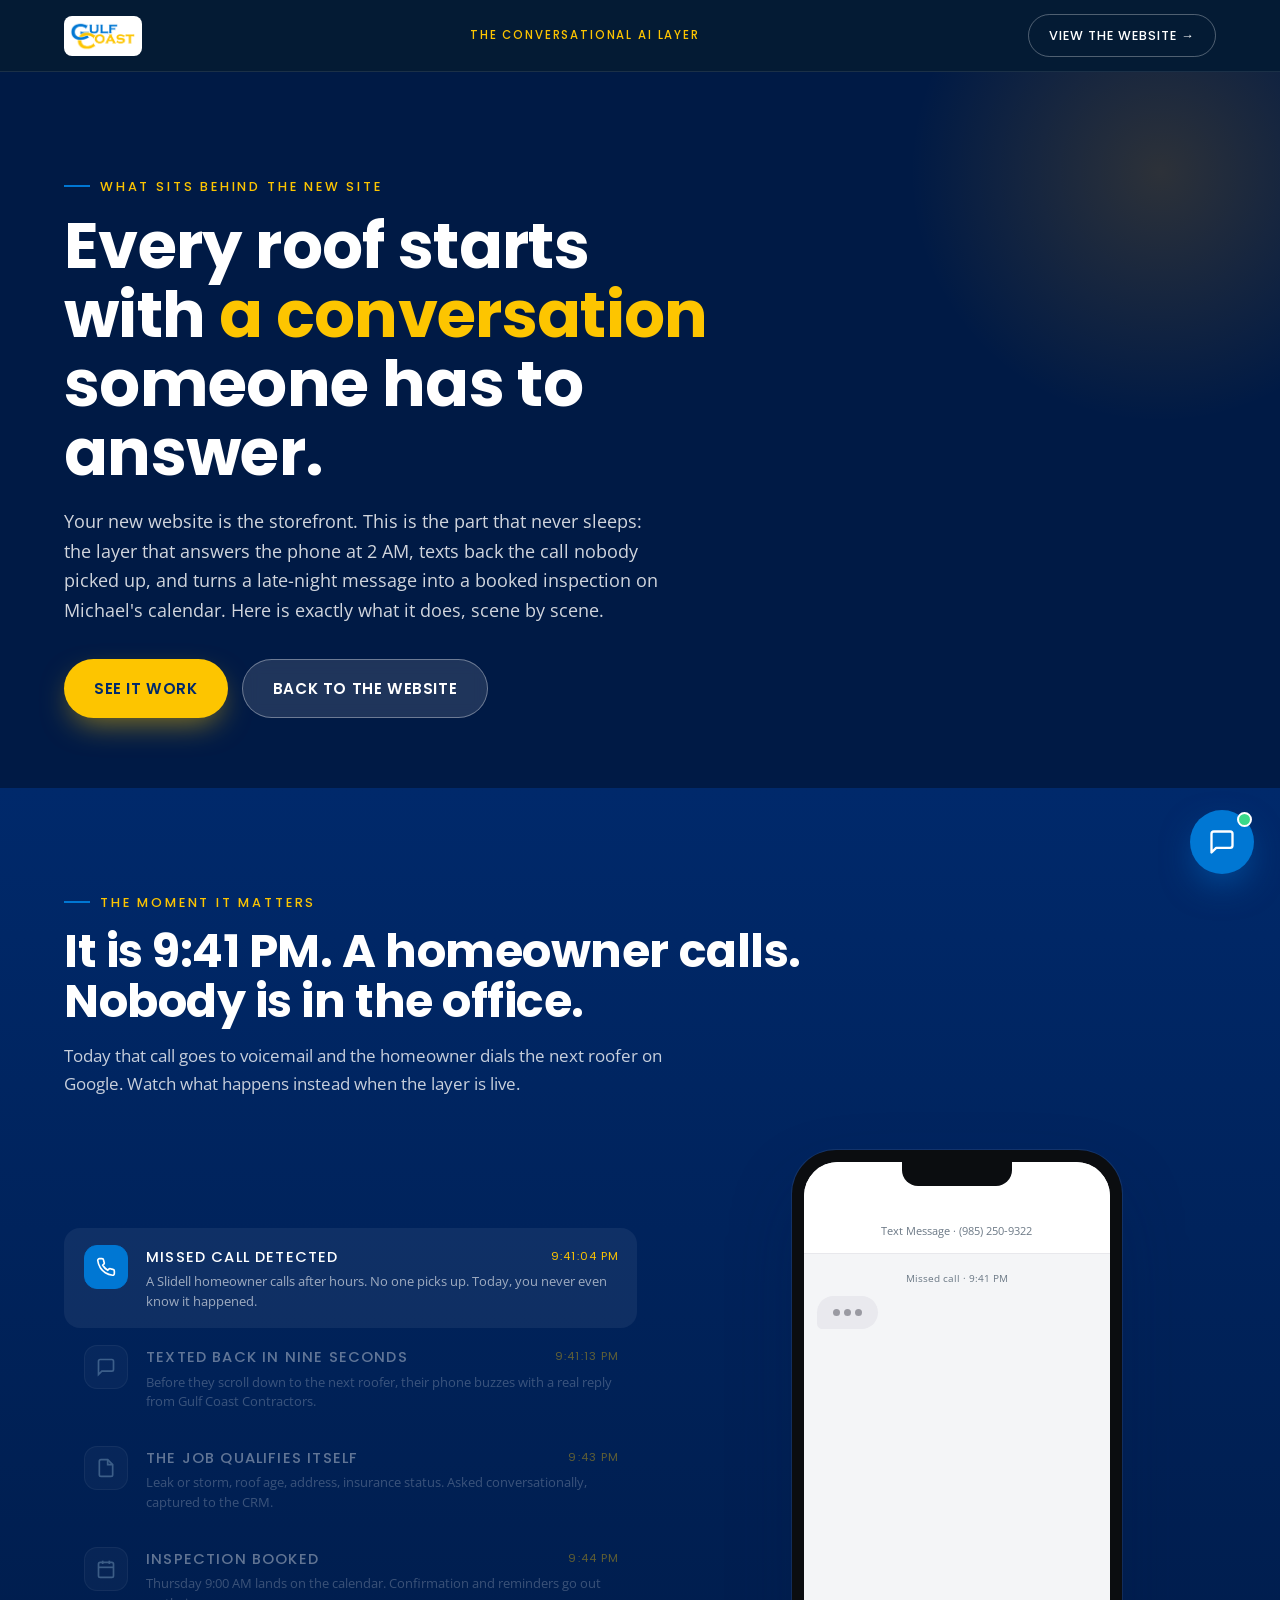
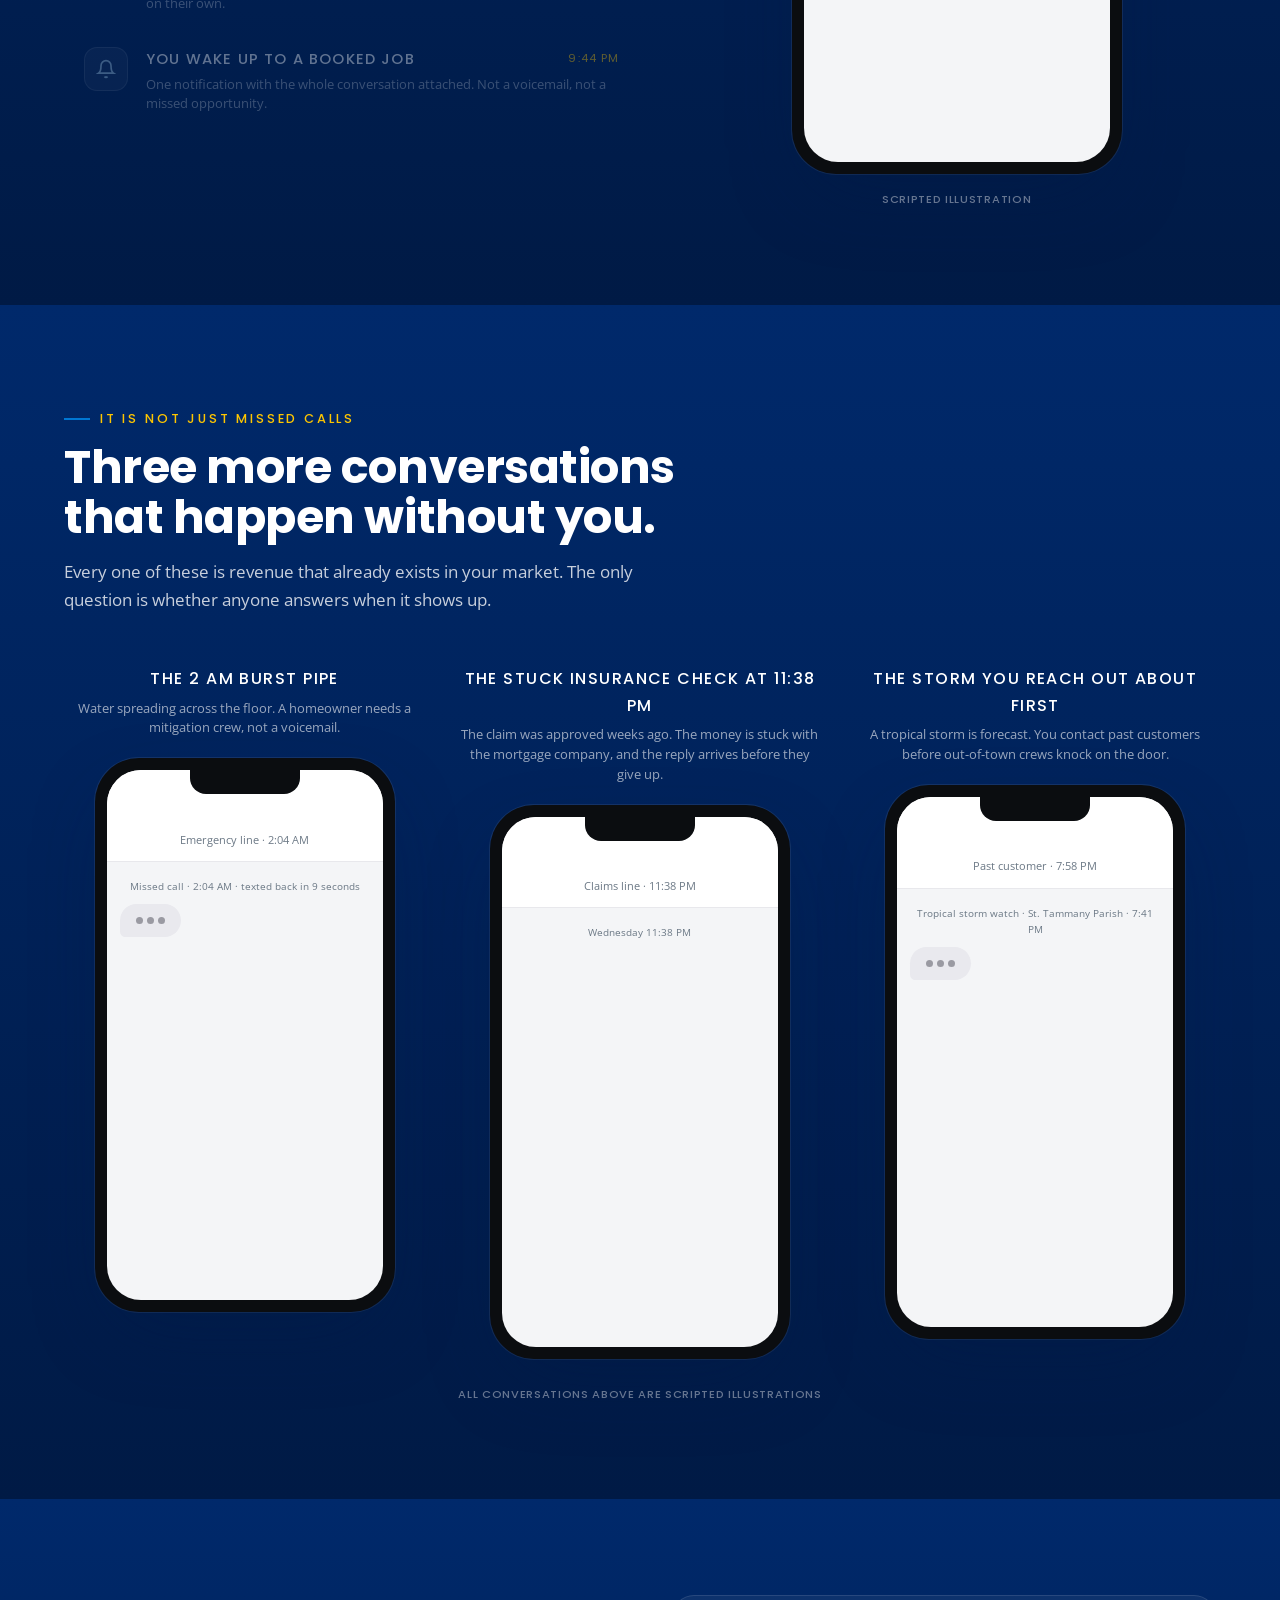
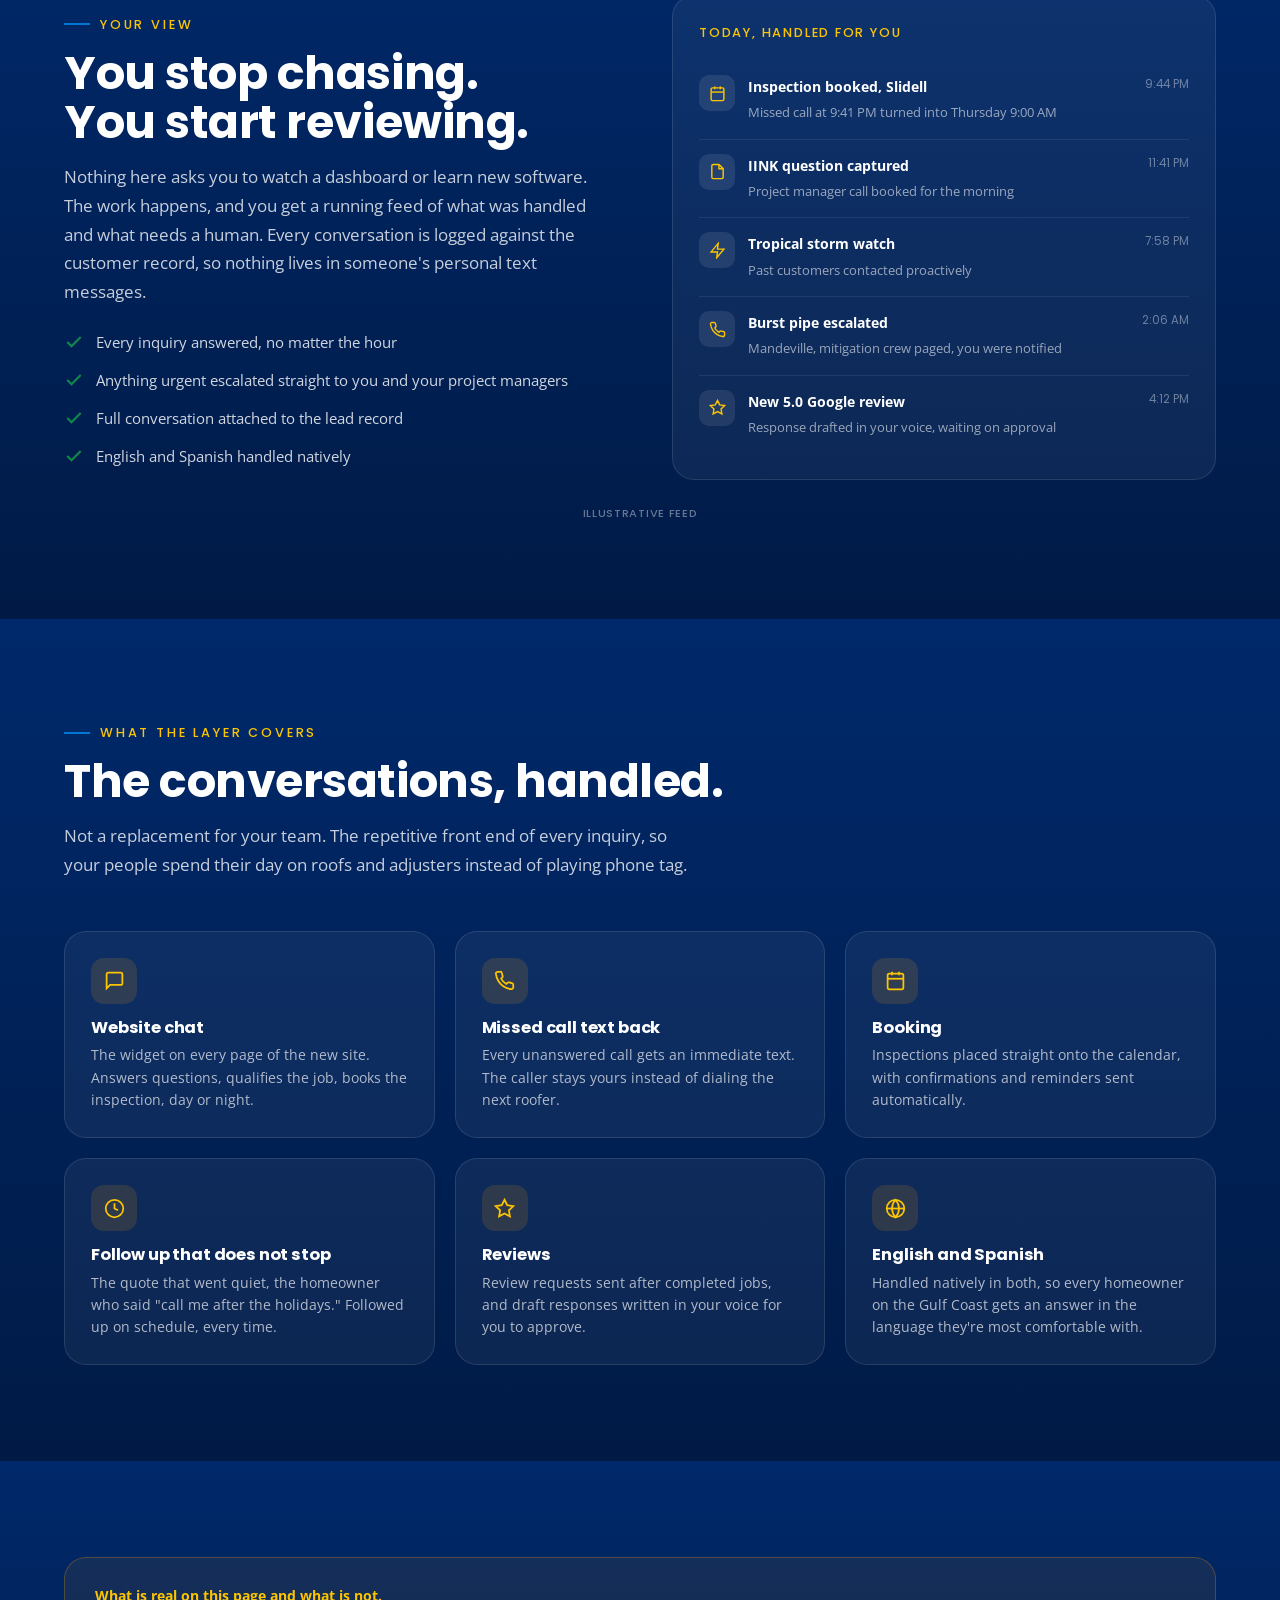
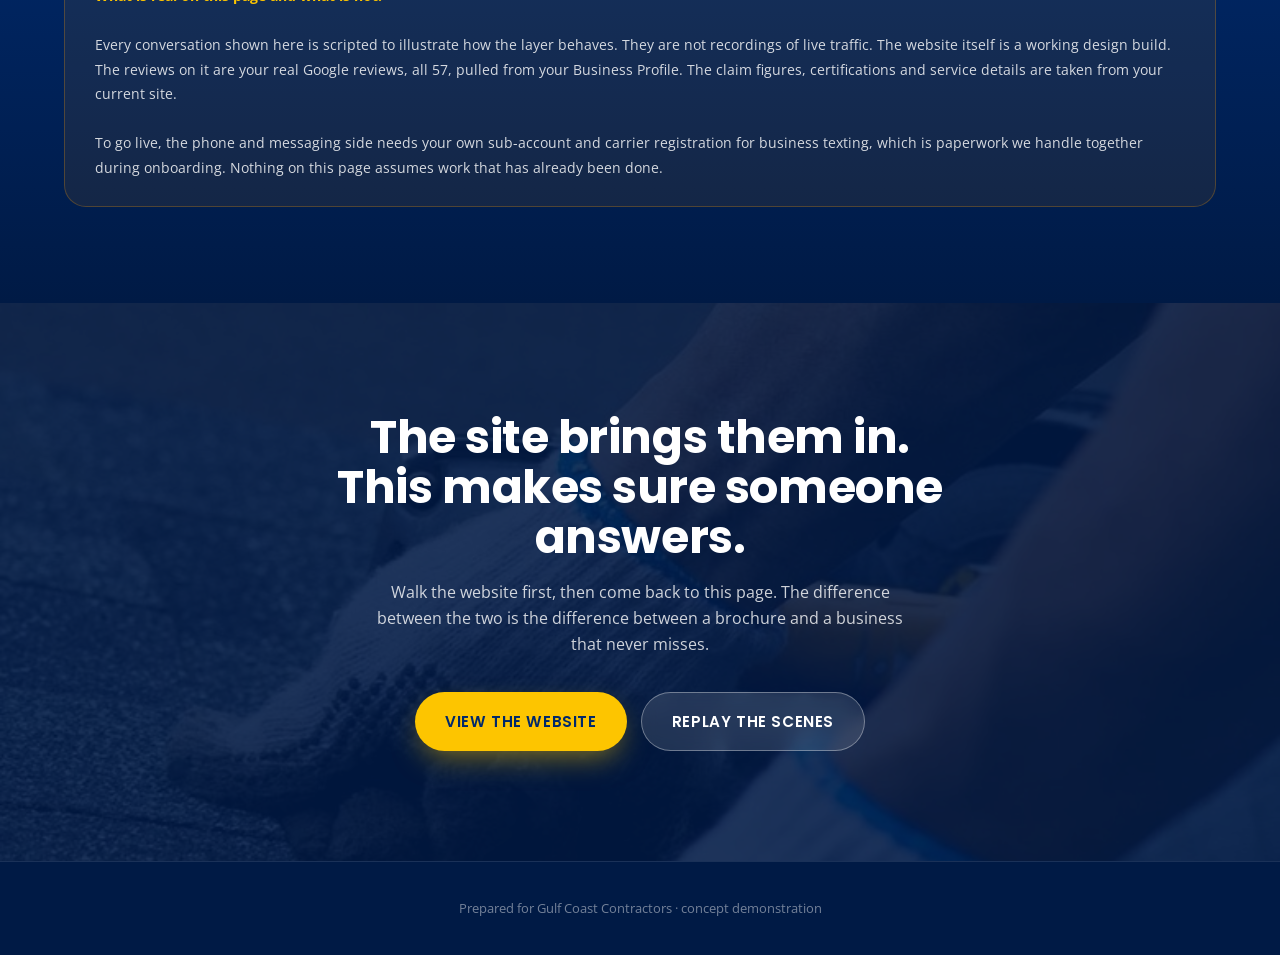
<file: gc-website/ai-demo.html>
<!DOCTYPE html>
<html lang="en">
<head>
<meta charset="utf-8">
<meta name="viewport" content="width=device-width, initial-scale=1">
<meta name="robots" content="noindex, nofollow">
<title>The Conversational AI Layer | Gulf Coast Contractors</title>
<meta name="theme-color" content="#051d33">
<link rel="icon" href="assets/favicon.png">
<link rel="preconnect" href="https://fonts.googleapis.com">
<link href="https://fonts.googleapis.com/css2?family=Poppins:wght@500;600;700&family=Open+Sans:wght@400;600;700;800&display=swap" rel="stylesheet">
<link rel="stylesheet" href="assets/site.css">
<style>
  body{background:var(--navy-ink)}
  .d-nav{position:sticky;top:0;z-index:60;background:rgba(5,29,51,.86);backdrop-filter:blur(14px);border-bottom:1px solid rgba(255,255,255,.09)}
  .d-nav .wrap{display:flex;align-items:center;justify-content:space-between;gap:18px;padding-top:14px;padding-bottom:14px}
  .d-nav img{height:40px;width:auto;background:#fff;border-radius:8px;padding:4px}
  .d-nav .d-tag{font-family:var(--disp);font-weight:500;text-transform:uppercase;letter-spacing:.16em;font-size:.72rem;color:var(--gold)}
  .d-nav a.back{font-family:var(--disp);font-weight:500;text-transform:uppercase;letter-spacing:.08em;font-size:.8rem;color:#fff;border:1px solid rgba(255,255,255,.3);border-radius:999px;padding:10px 20px}
  .d-nav a.back:hover{background:rgba(255,255,255,.12)}
  .d-hero{padding:96px 0 70px;color:#fff;position:relative;overflow:hidden}
  .d-hero::after{content:"";position:absolute;top:-160px;right:-140px;width:520px;height:520px;border-radius:50%;background:radial-gradient(circle,rgba(249,156,0,.18),transparent 68%);pointer-events:none}
  .d-hero h1{font-size:clamp(2.3rem,5vw,4rem);max-width:16ch}
  .d-hero h1 span{color:var(--gold)}
  .d-hero .lead{color:rgba(255,255,255,.82);margin-top:20px;font-size:1.12rem;max-width:60ch}
  .scene-grid{display:grid;grid-template-columns:repeat(3,1fr);gap:34px;margin-top:20px}
  @media(max-width:1040px){.scene-grid{grid-template-columns:1fr;max-width:420px;margin-inline:auto}}
  .scene{display:flex;flex-direction:column;align-items:center}
  .scene .s-label{text-align:center;margin-bottom:20px}
  .scene .s-label b{font-family:var(--disp);font-weight:500;text-transform:uppercase;letter-spacing:.09em;font-size:1rem;color:#fff;display:block}
  .scene .s-label small{color:rgba(255,255,255,.6);font-size:.83rem;line-height:1.5;display:block;margin-top:6px}
  .scene .phone{width:300px}
  .scene .phone-scr{height:530px}
  .feed{background:rgba(255,255,255,.05);border:1px solid rgba(255,255,255,.11);border-radius:var(--r-lg);padding:26px}
  .feed h4{font-family:var(--disp);font-weight:500;text-transform:uppercase;letter-spacing:.14em;font-size:.8rem;color:var(--gold);margin-bottom:18px}
  .feed .frow{display:flex;gap:13px;align-items:flex-start;padding:14px 0;border-top:1px solid rgba(255,255,255,.08)}
  .feed .frow:first-of-type{border-top:none}
  .feed .fic{width:36px;height:36px;border-radius:10px;background:rgba(255,255,255,.09);display:flex;align-items:center;justify-content:center;flex-shrink:0}
  .feed .fic svg{width:17px;height:17px;stroke:var(--gold)}
  .feed b{display:block;font-size:.88rem;color:#fff}
  .feed small{color:rgba(255,255,255,.58);font-size:.79rem;line-height:1.5}
  .feed .ftime{margin-left:auto;font-family:var(--disp);font-size:.72rem;color:rgba(255,255,255,.4);white-space:nowrap;padding-left:10px}
  .bgrid{display:grid;grid-template-columns:repeat(3,1fr);gap:20px}
  @media(max-width:980px){.bgrid{grid-template-columns:1fr 1fr}}
  @media(max-width:640px){.bgrid{grid-template-columns:1fr}}
  .bx{background:rgba(255,255,255,.05);border:1px solid rgba(255,255,255,.11);border-radius:var(--r-lg);padding:26px}
  .bx .bic{width:46px;height:46px;border-radius:13px;background:rgba(249,156,0,.14);display:flex;align-items:center;justify-content:center;margin-bottom:15px}
  .bx .bic svg{width:21px;height:21px;stroke:var(--gold)}
  .bx h3{color:#fff;font-size:1.02rem;margin-bottom:8px}
  .bx p{color:rgba(255,255,255,.68);font-size:.87rem;line-height:1.6}
  .honest{background:rgba(249,156,0,.08);border:1px solid rgba(249,156,0,.26);border-radius:var(--r-lg);padding:26px 30px;color:rgba(255,255,255,.82);font-size:.9rem;line-height:1.7}
  .honest b{color:var(--gold)}
  .d-foot{border-top:1px solid rgba(255,255,255,.1);padding:36px 0;color:rgba(255,255,255,.45);font-size:.8rem;text-align:center}
</style>
</head>
<body>

<nav class="d-nav">
  <div class="wrap">
    <img src="assets/logo.png" alt="Gulf Coast Contractors">
    <span class="d-tag">The conversational AI layer</span>
    <a class="back" href="index.html">View the website &rarr;</a>
  </div>
</nav>

<!-- ============ HERO ============ -->
<header class="d-hero">
  <div class="wrap">
    <span class="kicker" style="color:var(--gold)">What sits behind the new site</span>
    <h1>Every roof starts<br>with <span>a conversation</span><br>someone has to answer.</h1>
    <p class="lead">Your new website is the storefront. This is the part that never sleeps: the layer that answers the phone at 2 AM, texts back the call nobody picked up, and turns a late-night message into a booked inspection on Michael's calendar. Here is exactly what it does, scene by scene.</p>
    <div class="hero-ctas">
      <a class="btn btn-red" href="#scenes">See it work</a>
      <a class="btn btn-glass" href="index.html">Back to the website</a>
    </div>
  </div>
</header>

<!-- ============ THE MOMENT ============ -->
<section class="sec dark-sec" id="scenes" style="background:linear-gradient(180deg,var(--navy-deep),var(--navy-ink))">
  <div class="wrap">
    <div class="sec-head rv">
      <span class="kicker" style="color:var(--gold)">The moment it matters</span>
      <h2>It is 9:41 PM. A homeowner calls.<br>Nobody is in the office.</h2>
      <p class="lead">Today that call goes to voicemail and the homeowner dials the next roofer on Google. Watch what happens instead when the layer is live.</p>
    </div>
    <div class="ops-grid">
      <div class="ops-steps rv">
        <div class="ops-step"><div class="os-ic"><svg viewBox="0 0 24 24" fill="none" stroke="currentColor" stroke-width="2"><path d="M22 16.92v3a2 2 0 0 1-2.18 2 19.79 19.79 0 0 1-8.63-3.07 19.5 19.5 0 0 1-6-6 19.79 19.79 0 0 1-3.07-8.67A2 2 0 0 1 4.11 2h3a2 2 0 0 1 2 1.72c.127.96.361 1.903.7 2.81a2 2 0 0 1-.45 2.11L8.09 9.91a16 16 0 0 0 6 6l1.27-1.27a2 2 0 0 1 2.11-.45c.907.339 1.85.573 2.81.7A2 2 0 0 1 22 16.92z"/></svg></div><div><b>Missed call detected</b><small>A Slidell homeowner calls after hours. No one picks up. Today, you never even know it happened.</small></div><span class="os-t">9:41:04 PM</span></div>
        <div class="ops-step"><div class="os-ic"><svg viewBox="0 0 24 24" fill="none" stroke="currentColor" stroke-width="2"><path d="M21 15a2 2 0 0 1-2 2H7l-4 4V5a2 2 0 0 1 2-2h14a2 2 0 0 1 2 2z"/></svg></div><div><b>Texted back in nine seconds</b><small>Before they scroll down to the next roofer, their phone buzzes with a real reply from Gulf Coast Contractors.</small></div><span class="os-t">9:41:13 PM</span></div>
        <div class="ops-step"><div class="os-ic"><svg viewBox="0 0 24 24" fill="none" stroke="currentColor" stroke-width="2"><path d="M14 2H6a2 2 0 0 0-2 2v16a2 2 0 0 0 2 2h12a2 2 0 0 0 2-2V8z"/><polyline points="14 2 14 8 20 8"/></svg></div><div><b>The job qualifies itself</b><small>Leak or storm, roof age, address, insurance status. Asked conversationally, captured to the CRM.</small></div><span class="os-t">9:43 PM</span></div>
        <div class="ops-step"><div class="os-ic"><svg viewBox="0 0 24 24" fill="none" stroke="currentColor" stroke-width="2"><rect x="3" y="4" width="18" height="18" rx="2"/><line x1="16" y1="2" x2="16" y2="6"/><line x1="8" y1="2" x2="8" y2="6"/><line x1="3" y1="10" x2="21" y2="10"/></svg></div><div><b>Inspection booked</b><small>Thursday 9:00 AM lands on the calendar. Confirmation and reminders go out on their own.</small></div><span class="os-t">9:44 PM</span></div>
        <div class="ops-step"><div class="os-ic"><svg viewBox="0 0 24 24" fill="none" stroke="currentColor" stroke-width="2"><path d="M18 8A6 6 0 0 0 6 8c0 7-3 9-3 9h18s-3-2-3-9"/><path d="M13.73 21a2 2 0 0 1-3.46 0"/></svg></div><div><b>You wake up to a booked job</b><small>One notification with the whole conversation attached. Not a voicemail, not a missed opportunity.</small></div><span class="os-t">9:44 PM</span></div>
      </div>
      <div class="rv rv-d1">
        <div class="phone"><div class="phone-scr">
          <div class="phone-top"><div class="p-notch"></div><b>Gulf Coast Contractors</b><small>Text Message · (985) 250-9322</small></div>
          <div class="sms-body" data-sms="smsMain"></div>
        </div></div>
        <div class="scene-tag">Scripted illustration</div>
      </div>
    </div>
  </div>
</section>
<script type="application/json" id="smsMain">[
  {"meta":"Missed call · 9:41 PM", "d":700},
  {"us":"Hi, this is Gulf Coast Contractors. Sorry we missed your call! This is our 24/7 line. Is this about a leak, storm damage, or a roof quote?","d":1600},
  {"them":"We have a leak over the kitchen after tonight's rain","d":1500},
  {"us":"Sorry you're dealing with that. Two quick questions so we get the right person out: is water actively dripping right now, and what's the property address?","d":1800},
  {"them":"Dripping slowly. 1408 Cypress Bend Dr, Slidell","d":1600},
  {"us":"Got it. We can hold Thursday 9:00 AM for a free inspection with full photo documentation. If it gets worse overnight, call this number and our emergency line picks up. Want Thursday?","d":1900},
  {"them":"Yes please","d":1100},
  {"us":"Booked. Thursday, 9:00 AM at 1408 Cypress Bend Dr. You'll get a reminder the night before. Sleep easy, we've got it from here.","grn":true,"d":1500}
]</script>

<!-- ============ THREE MORE SCENES ============ -->
<section class="sec dark-sec">
  <div class="wrap">
    <div class="sec-head rv">
      <span class="kicker" style="color:var(--gold)">It is not just missed calls</span>
      <h2>Three more conversations<br>that happen without you.</h2>
      <p class="lead">Every one of these is revenue that already exists in your market. The only question is whether anyone answers when it shows up.</p>
    </div>
    <div class="scene-grid">
      <div class="scene rv">
        <div class="s-label"><b>The 2 AM burst pipe</b><small>Water spreading across the floor. A homeowner needs a mitigation crew, not a voicemail.</small></div>
        <div class="phone"><div class="phone-scr">
          <div class="phone-top"><div class="p-notch"></div><b>Gulf Coast Contractors</b><small>Emergency line · 2:04 AM</small></div>
          <div class="sms-body" data-sms="smsCom"></div>
        </div></div>
      </div>
      <div class="scene rv rv-d1">
        <div class="s-label"><b>The stuck insurance check at 11:38 PM</b><small>The claim was approved weeks ago. The money is stuck with the mortgage company, and the reply arrives before they give up.</small></div>
        <div class="phone"><div class="phone-scr">
          <div class="phone-top"><div class="p-notch"></div><b>Gulf Coast Contractors</b><small>Claims line · 11:38 PM</small></div>
          <div class="sms-body" data-sms="smsClm"></div>
        </div></div>
      </div>
      <div class="scene rv rv-d2">
        <div class="s-label"><b>The storm you reach out about first</b><small>A tropical storm is forecast. You contact past customers before out-of-town crews knock on the door.</small></div>
        <div class="phone"><div class="phone-scr">
          <div class="phone-top"><div class="p-notch"></div><b>Gulf Coast Contractors</b><small>Past customer · 7:58 PM</small></div>
          <div class="sms-body" data-sms="smsSpp"></div>
        </div></div>
      </div>
    </div>
    <div class="scene-tag" style="margin-top:26px">All conversations above are scripted illustrations</div>
  </div>
</section>
<script type="application/json" id="smsCom">[
  {"meta":"Missed call · 2:04 AM · texted back in 9 seconds","d":700},
  {"us":"Gulf Coast Contractors 24/7 line. Sorry we missed you. Is water coming into the home right now?","d":1700},
  {"them":"Yes. A pipe burst under the kitchen sink, water is all over the floor","d":1600},
  {"us":"Understood, treating this as an emergency. If you can do it safely, shut off the main water valve and stay clear of outlets near the water. Our IICRC-certified mitigation crew is being paged now.","d":2000},
  {"them":"Ok. How fast can they be here?","d":1200},
  {"us":"Dispatch confirmed, ETA on its way. The crew brings extraction and drying equipment, and they'll take moisture readings and photos for your insurance company.","grn":true,"d":1600}
]</script>
<script type="application/json" id="smsClm">[
  {"meta":"Wednesday 11:38 PM","d":600},
  {"them":"Our roof claim was approved a month ago but the check is still stuck with our mortgage company. Is this normal?","d":1700},
  {"us":"Unfortunately it's very common. Each stage with the mortgage company can take 5 to 7 days, and one check can take up to six weeks. We partner with IINK, which can shorten that to just a few days.","d":2000},
  {"them":"How does that work?","d":1200},
  {"us":"You get real-time updates and FedEx tracking for every step of the funds process, so repairs can start sooner. Your project manager can walk you through it.","d":2100},
  {"them":"Ok let's do it","d":1000},
  {"us":"Booked. A project manager will call you tomorrow at 9:00 AM. Get some sleep, we'll take it from here.","grn":true,"d":1500}
]</script>
<script type="application/json" id="smsSpp">[
  {"meta":"Tropical storm watch · St. Tammany Parish · 7:41 PM","d":800},
  {"us":"Hi Maria, Gulf Coast Contractors. A tropical storm is forecast to reach the Northshore Thursday. We replaced your roof in 2024, so we wanted to check in early. Need anything secured before it arrives?","d":2100},
  {"them":"Thanks for checking! The roof's great. We do have a loose gutter on the back","d":1500},
  {"us":"Glad to hear it. We can have someone out Wednesday morning to secure the gutter. And if the storm does any damage, call this number and we'll document everything for your insurance.","d":2200},
  {"them":"Yes please, Wednesday works","d":1100},
  {"us":"Booked for Wednesday, 9 to 11 AM. Stay safe this week!","grn":true,"d":1500}
]</script>

<!-- ============ OWNER VIEW ============ -->
<section class="sec dark-sec">
  <div class="wrap">
    <div class="split">
      <div class="rv">
        <span class="kicker" style="color:var(--gold)">Your view</span>
        <h2>You stop chasing.<br>You start reviewing.</h2>
        <p class="lead" style="margin-top:14px">Nothing here asks you to watch a dashboard or learn new software. The work happens, and you get a running feed of what was handled and what needs a human. Every conversation is logged against the customer record, so nothing lives in someone's personal text messages.</p>
        <div class="checks" style="margin-top:24px">
          <div class="check" style="color:rgba(255,255,255,.82)"><svg viewBox="0 0 24 24" fill="none" stroke="currentColor" stroke-width="2.5"><path d="M20 6L9 17l-5-5"/></svg>Every inquiry answered, no matter the hour</div>
          <div class="check" style="color:rgba(255,255,255,.82)"><svg viewBox="0 0 24 24" fill="none" stroke="currentColor" stroke-width="2.5"><path d="M20 6L9 17l-5-5"/></svg>Anything urgent escalated straight to you and your project managers</div>
          <div class="check" style="color:rgba(255,255,255,.82)"><svg viewBox="0 0 24 24" fill="none" stroke="currentColor" stroke-width="2.5"><path d="M20 6L9 17l-5-5"/></svg>Full conversation attached to the lead record</div>
          <div class="check" style="color:rgba(255,255,255,.82)"><svg viewBox="0 0 24 24" fill="none" stroke="currentColor" stroke-width="2.5"><path d="M20 6L9 17l-5-5"/></svg>English and Spanish handled natively</div>
        </div>
      </div>
      <div class="feed rv rv-d1">
        <h4>Today, handled for you</h4>
        <div class="frow"><div class="fic"><svg viewBox="0 0 24 24" fill="none" stroke="currentColor" stroke-width="2"><rect x="3" y="4" width="18" height="18" rx="2"/><line x1="16" y1="2" x2="16" y2="6"/><line x1="8" y1="2" x2="8" y2="6"/><line x1="3" y1="10" x2="21" y2="10"/></svg></div><div><b>Inspection booked, Slidell</b><small>Missed call at 9:41 PM turned into Thursday 9:00 AM</small></div><span class="ftime">9:44 PM</span></div>
        <div class="frow"><div class="fic"><svg viewBox="0 0 24 24" fill="none" stroke="currentColor" stroke-width="2"><path d="M14 2H6a2 2 0 0 0-2 2v16a2 2 0 0 0 2 2h12a2 2 0 0 0 2-2V8z"/><polyline points="14 2 14 8 20 8"/></svg></div><div><b>IINK question captured</b><small>Project manager call booked for the morning</small></div><span class="ftime">11:41 PM</span></div>
        <div class="frow"><div class="fic"><svg viewBox="0 0 24 24" fill="none" stroke="currentColor" stroke-width="2"><polygon points="13 2 3 14 12 14 11 22 21 10 12 10 13 2"/></svg></div><div><b>Tropical storm watch</b><small>Past customers contacted proactively</small></div><span class="ftime">7:58 PM</span></div>
        <div class="frow"><div class="fic"><svg viewBox="0 0 24 24" fill="none" stroke="currentColor" stroke-width="2"><path d="M22 16.92v3a2 2 0 0 1-2.18 2 19.79 19.79 0 0 1-8.63-3.07 19.5 19.5 0 0 1-6-6 19.79 19.79 0 0 1-3.07-8.67A2 2 0 0 1 4.11 2h3a2 2 0 0 1 2 1.72c.127.96.361 1.903.7 2.81a2 2 0 0 1-.45 2.11L8.09 9.91a16 16 0 0 0 6 6l1.27-1.27a2 2 0 0 1 2.11-.45c.907.339 1.85.573 2.81.7A2 2 0 0 1 22 16.92z"/></svg></div><div><b>Burst pipe escalated</b><small>Mandeville, mitigation crew paged, you were notified</small></div><span class="ftime">2:06 AM</span></div>
        <div class="frow"><div class="fic"><svg viewBox="0 0 24 24" fill="none" stroke="currentColor" stroke-width="2"><polygon points="12 2 15.09 8.26 22 9.27 17 14.14 18.18 21.02 12 17.77 5.82 21.02 7 14.14 2 9.27 8.91 8.26 12 2"/></svg></div><div><b>New 5.0 Google review</b><small>Response drafted in your voice, waiting on approval</small></div><span class="ftime">4:12 PM</span></div>
      </div>
    </div>
    <div class="scene-tag" style="margin-top:24px">Illustrative feed</div>
  </div>
</section>

<!-- ============ WHAT IT HANDLES ============ -->
<section class="sec dark-sec">
  <div class="wrap">
    <div class="sec-head rv">
      <span class="kicker" style="color:var(--gold)">What the layer covers</span>
      <h2>The conversations, handled.</h2>
      <p class="lead">Not a replacement for your team. The repetitive front end of every inquiry, so your people spend their day on roofs and adjusters instead of playing phone tag.</p>
    </div>
    <div class="bgrid">
      <div class="bx rv"><div class="bic"><svg viewBox="0 0 24 24" fill="none" stroke="currentColor" stroke-width="2"><path d="M21 15a2 2 0 0 1-2 2H7l-4 4V5a2 2 0 0 1 2-2h14a2 2 0 0 1 2 2z"/></svg></div><h3>Website chat</h3><p>The widget on every page of the new site. Answers questions, qualifies the job, books the inspection, day or night.</p></div>
      <div class="bx rv rv-d1"><div class="bic"><svg viewBox="0 0 24 24" fill="none" stroke="currentColor" stroke-width="2"><path d="M22 16.92v3a2 2 0 0 1-2.18 2 19.79 19.79 0 0 1-8.63-3.07 19.5 19.5 0 0 1-6-6 19.79 19.79 0 0 1-3.07-8.67A2 2 0 0 1 4.11 2h3a2 2 0 0 1 2 1.72c.127.96.361 1.903.7 2.81a2 2 0 0 1-.45 2.11L8.09 9.91a16 16 0 0 0 6 6l1.27-1.27a2 2 0 0 1 2.11-.45c.907.339 1.85.573 2.81.7A2 2 0 0 1 22 16.92z"/></svg></div><h3>Missed call text back</h3><p>Every unanswered call gets an immediate text. The caller stays yours instead of dialing the next roofer.</p></div>
      <div class="bx rv rv-d2"><div class="bic"><svg viewBox="0 0 24 24" fill="none" stroke="currentColor" stroke-width="2"><rect x="3" y="4" width="18" height="18" rx="2"/><line x1="16" y1="2" x2="16" y2="6"/><line x1="8" y1="2" x2="8" y2="6"/><line x1="3" y1="10" x2="21" y2="10"/></svg></div><h3>Booking</h3><p>Inspections placed straight onto the calendar, with confirmations and reminders sent automatically.</p></div>
      <div class="bx rv"><div class="bic"><svg viewBox="0 0 24 24" fill="none" stroke="currentColor" stroke-width="2"><circle cx="12" cy="12" r="10"/><polyline points="12 6 12 12 16 14"/></svg></div><h3>Follow up that does not stop</h3><p>The quote that went quiet, the homeowner who said "call me after the holidays." Followed up on schedule, every time.</p></div>
      <div class="bx rv rv-d1"><div class="bic"><svg viewBox="0 0 24 24" fill="none" stroke="currentColor" stroke-width="2"><polygon points="12 2 15.09 8.26 22 9.27 17 14.14 18.18 21.02 12 17.77 5.82 21.02 7 14.14 2 9.27 8.91 8.26 12 2"/></svg></div><h3>Reviews</h3><p>Review requests sent after completed jobs, and draft responses written in your voice for you to approve.</p></div>
      <div class="bx rv rv-d2"><div class="bic"><svg viewBox="0 0 24 24" fill="none" stroke="currentColor" stroke-width="2"><path d="M2 12h20"/><path d="M12 2a15.3 15.3 0 0 1 4 10 15.3 15.3 0 0 1-4 10 15.3 15.3 0 0 1-4-10 15.3 15.3 0 0 1 4-10z"/><circle cx="12" cy="12" r="10"/></svg></div><h3>English and Spanish</h3><p>Handled natively in both, so every homeowner on the Gulf Coast gets an answer in the language they're most comfortable with.</p></div>
    </div>
  </div>
</section>

<!-- ============ HONESTY ============ -->
<section class="sec dark-sec">
  <div class="wrap">
    <div class="honest rv">
      <b>What is real on this page and what is not.</b><br><br>
      Every conversation shown here is scripted to illustrate how the layer behaves. They are not recordings of live traffic. The website itself is a working design build. The reviews on it are your real Google reviews, all 57, pulled from your Business Profile. The claim figures, certifications and service details are taken from your current site.<br><br>
      To go live, the phone and messaging side needs your own sub-account and carrier registration for business texting, which is paperwork we handle together during onboarding. Nothing on this page assumes work that has already been done.
    </div>
  </div>
</section>

<!-- ============ CTA ============ -->
<section class="cta-band">
  <div class="hero-media"><img src="assets/roof-replacement.jpg" alt="Gulf Coast Contractors roofing crew"></div>
  <div class="cta-shade"></div>
  <div class="wrap rv">
    <h2>The site brings them in.<br>This makes sure someone answers.</h2>
    <p>Walk the website first, then come back to this page. The difference between the two is the difference between a brochure and a business that never misses.</p>
    <div class="hero-ctas">
      <a class="btn btn-red" href="index.html">View the website</a>
      <a class="btn btn-glass" href="#scenes">Replay the scenes</a>
    </div>
  </div>
</section>

<div class="d-foot">Prepared for Gulf Coast Contractors &middot; concept demonstration</div>

<script>
window.PAGE = {
  key: "ai-demo.html",
  standalone: true,
  chatDelay: 9000,
  chat: [
    {ai:"This is the same chat widget that sits on every page of the new site. Try the buttons below, it behaves exactly like this for your customers.", d:1800},
    {chips:["Storm damage","My roof is leaking","I need a quote"], pick:1, t:1600},
    {user:"My roof is leaking after last night's storm"},
    {ai:"Sorry to hear that. Is water actively coming in right now, or is it a stain on the ceiling?", d:1600},
    {user:"Active drip in the hallway"},
    {ai:"Understood, that moves you up the queue. What's the property address, and is anyone home tomorrow morning?", d:1700},
    {user:"Yes, mornings are fine"},
    {ai:"Booked. And if it gets worse overnight, call the storm line and a person picks up.", card:{icon:"cal", title:"Emergency inspection · tomorrow AM", sub:"Photo documentation for your claim included"}, d:1600}
  ]
};
</script>
<script src="assets/reviews.js"></script>
<script src="assets/site.js"></script>
</body>
</html>
</file>
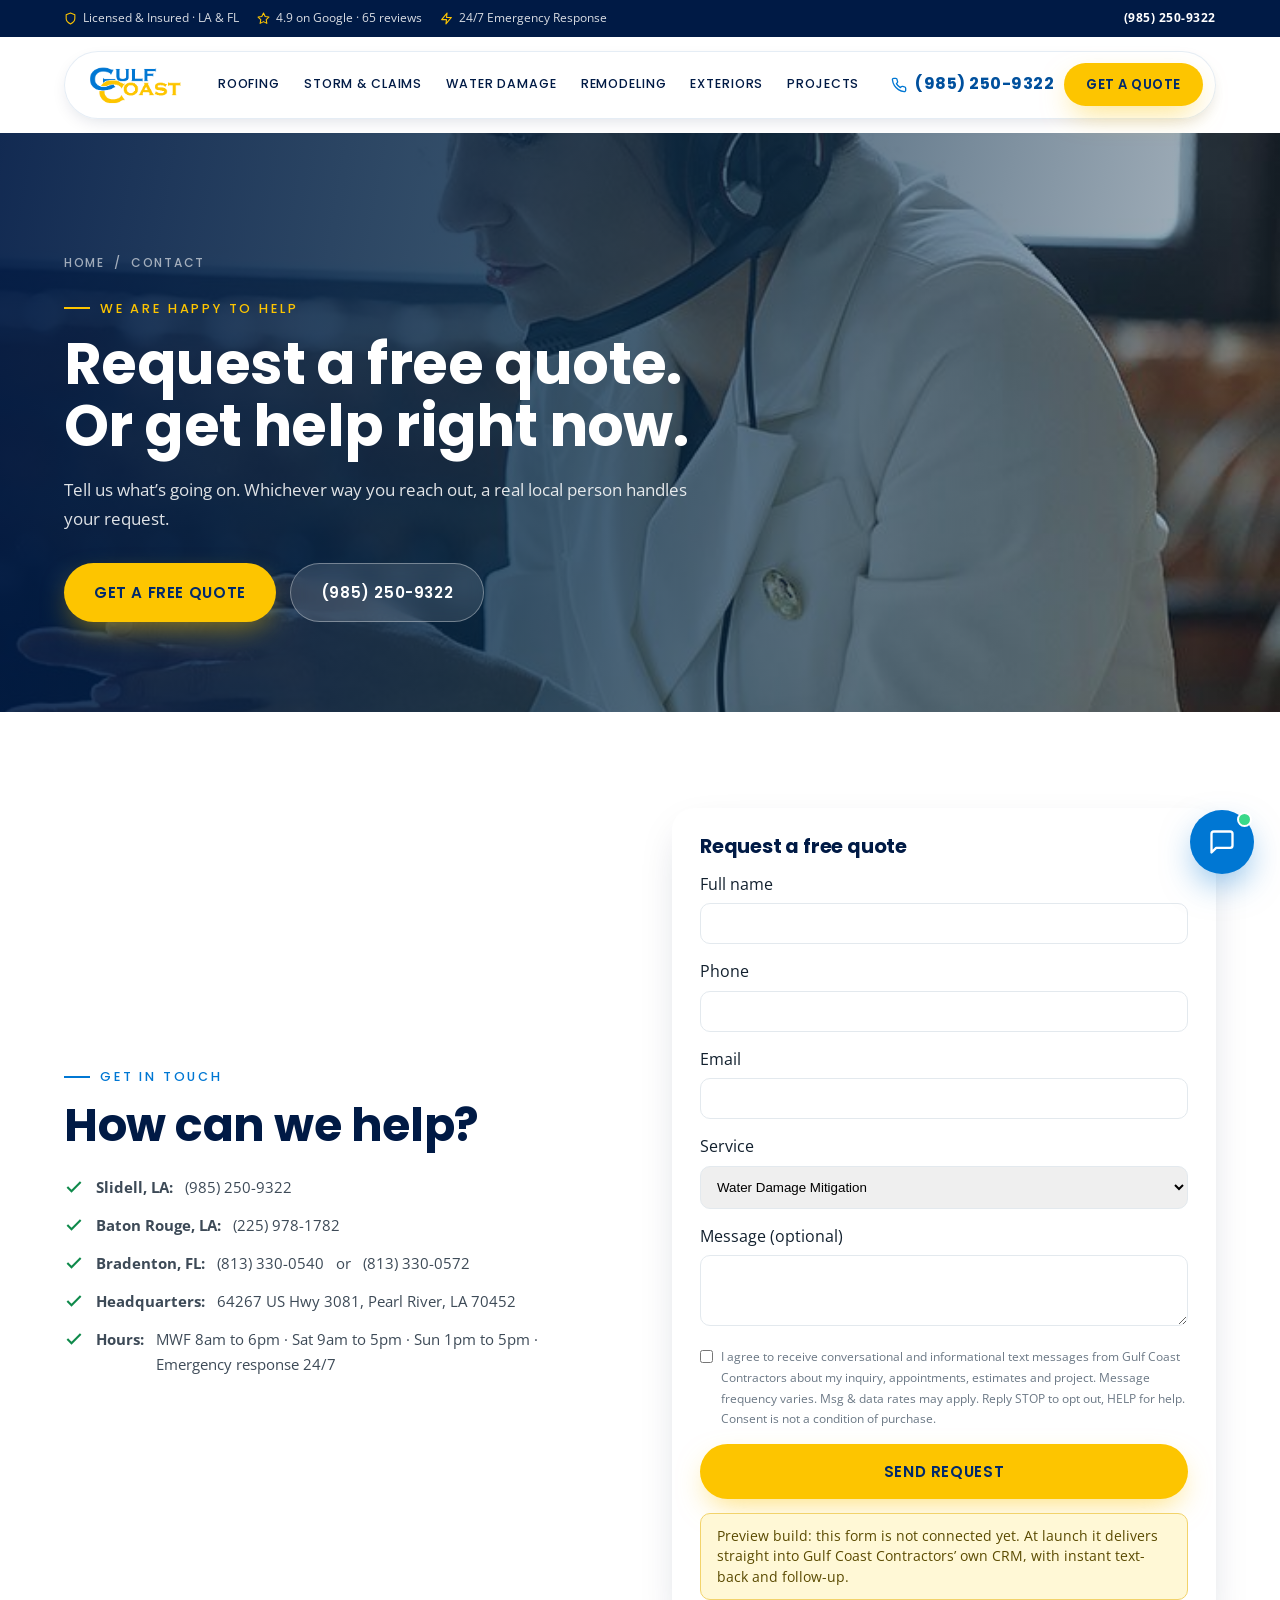
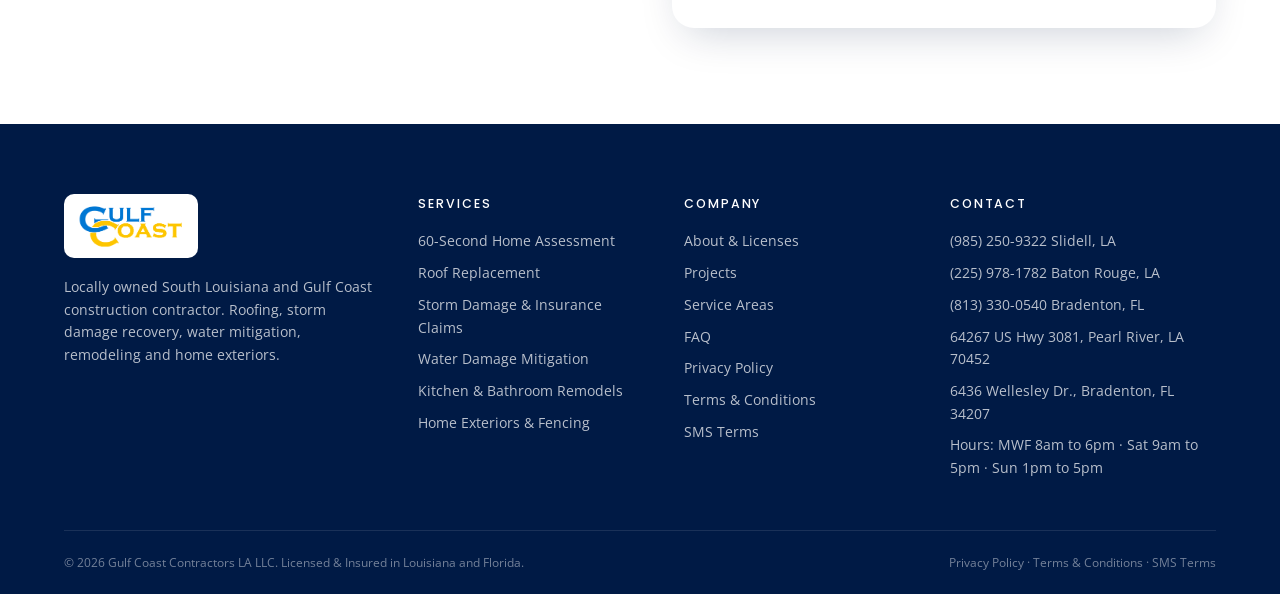
<file: gc-website/contact.html>
<!DOCTYPE html>
<html lang="en">
<head>
<meta charset="utf-8">
<meta name="viewport" content="width=device-width, initial-scale=1">
<title>Contact &amp; Free Quote | Gulf Coast Contractors</title>
<meta name="description" content="Request a free quote or emergency help from Gulf Coast Contractors.">
<meta name="robots" content="noindex">
<meta property="og:site_name" content="Gulf Coast Contractors">
<meta property="og:title" content="Contact &amp; Free Quote | Gulf Coast Contractors">
<meta property="og:description" content="Request a free quote or emergency help from Gulf Coast Contractors.">
<meta name="theme-color" content="#00509d">
<link rel="icon" href="assets/favicon.png">
<link rel="preconnect" href="https://fonts.googleapis.com">
<link href="https://fonts.googleapis.com/css2?family=Poppins:wght@500;600;700&family=Open+Sans:wght@400;600;700;800&display=swap" rel="stylesheet">
<link rel="stylesheet" href="assets/site.css">
<style>
.hero-ctas .btn{max-width:100%;white-space:normal;text-align:center}
@media(max-width:600px){.hero-ctas .btn{width:100%}}
</style>
</head>
<body>

<header class="phero">
  <div class="hero-media"><img src="assets/call-center.jpg" alt="Gulf Coast Contractors office"></div>
  <div class="hero-shade"></div>
  <div class="wrap">
    <span class="crumb"><a href="index.html">Home</a> &nbsp;/&nbsp; Contact</span>
    <span class="kicker">We are happy to help</span>
    <h1>Request a free quote.<br>Or get help right now.</h1>
    <p class="lead">Tell us what&rsquo;s going on. Whichever way you reach out, a real local person handles your request.</p>
    <div class="hero-ctas">
      <a class="btn btn-red" href="contact.html">Get a Free Quote</a>
      <a class="btn btn-glass" href="tel:9852509322">(985) 250-9322</a>
    </div>
  </div>
</header>
<section class="sec"><div class="wrap"><div class="split">
<div class="rv"><span class="kicker">Get in touch</span><h2>How can we help?</h2>
<div class="checks"><div class="check"><svg viewBox="0 0 24 24" fill="none" stroke="currentColor" stroke-width="2.5"><path d="M20 6L9 17l-5-5"/></svg><b>Slidell, LA:</b> <a href="tel:9852509322">(985) 250-9322</a></div><div class="check"><svg viewBox="0 0 24 24" fill="none" stroke="currentColor" stroke-width="2.5"><path d="M20 6L9 17l-5-5"/></svg><b>Baton Rouge, LA:</b> <a href="tel:2259781782">(225) 978-1782</a></div><div class="check"><svg viewBox="0 0 24 24" fill="none" stroke="currentColor" stroke-width="2.5"><path d="M20 6L9 17l-5-5"/></svg><b>Bradenton, FL:</b> <a href="tel:8133300540">(813) 330-0540</a> or <a href="tel:8133300572">(813) 330-0572</a></div><div class="check"><svg viewBox="0 0 24 24" fill="none" stroke="currentColor" stroke-width="2.5"><path d="M20 6L9 17l-5-5"/></svg><b>Headquarters:</b> 64267 US Hwy 3081, Pearl River, LA 70452</div><div class="check"><svg viewBox="0 0 24 24" fill="none" stroke="currentColor" stroke-width="2.5"><path d="M20 6L9 17l-5-5"/></svg><b>Hours:</b> MWF 8am to 6pm · Sat 9am to 5pm · Sun 1pm to 5pm · Emergency response 24/7</div></div>
</div>
<div class="rv rv-d1"><form class="cform" id="gcForm" onsubmit="return gcPreviewSubmit(event)" style="background:#fff;border-radius:var(--r-lg);box-shadow:var(--shadow-md);padding:28px;display:grid;gap:14px">
<h3>Request a free quote</h3>
<label>Full name<input required name="name" autocomplete="name" style="width:100%;padding:12px;border:1px solid var(--line);border-radius:10px;margin-top:6px"></label>
<label>Phone<input required name="phone" type="tel" autocomplete="tel" style="width:100%;padding:12px;border:1px solid var(--line);border-radius:10px;margin-top:6px"></label>
<label>Email<input name="email" type="email" autocomplete="email" style="width:100%;padding:12px;border:1px solid var(--line);border-radius:10px;margin-top:6px"></label>
<label>Service<select name="service" style="width:100%;padding:12px;border:1px solid var(--line);border-radius:10px;margin-top:6px"><option>Water Damage Mitigation</option><option>Storm Damage Recovery</option><option>Roof Replacement</option><option>Kitchen Remodel</option><option>Bathroom Remodel</option><option>Home Exteriors</option><option>Other</option></select></label>
<label>Message (optional)<textarea name="message" rows="3" style="width:100%;padding:12px;border:1px solid var(--line);border-radius:10px;margin-top:6px"></textarea></label>
<label style="font-size:.78rem;color:var(--mut);display:flex;gap:8px;align-items:flex-start"><input type="checkbox" name="service_sms_consent" style="margin-top:3px">I agree to receive conversational and informational text messages from Gulf Coast Contractors about my inquiry, appointments, estimates and project. Message frequency varies. Msg &amp; data rates may apply. Reply STOP to opt out, HELP for help. Consent is not a condition of purchase.</label>
<button class="btn btn-red" type="submit">Send Request</button>
<div class="preview-note" id="gcFormNote">Preview build: this form is not connected yet. At launch it delivers straight into Gulf Coast Contractors&rsquo; own CRM, with instant text-back and follow-up.</div>
</form></div>
</div></div></section>
<script>function gcPreviewSubmit(e){e.preventDefault();document.getElementById('gcFormNote').innerHTML='<b>Preview:</b> in the live version this request would now be in your CRM, and the homeowner would get an instant confirmation text.';return false;}</script>

<script>
window.PAGE = { key: "contact.html", chat: [{"ai": "Hi! I can help you request a quote or get emergency help. What's going on?", "d": 1500}] };
</script>
<script src="assets/reviews.js"></script>
<script src="assets/site.js"></script>
</body>
</html>
</file>
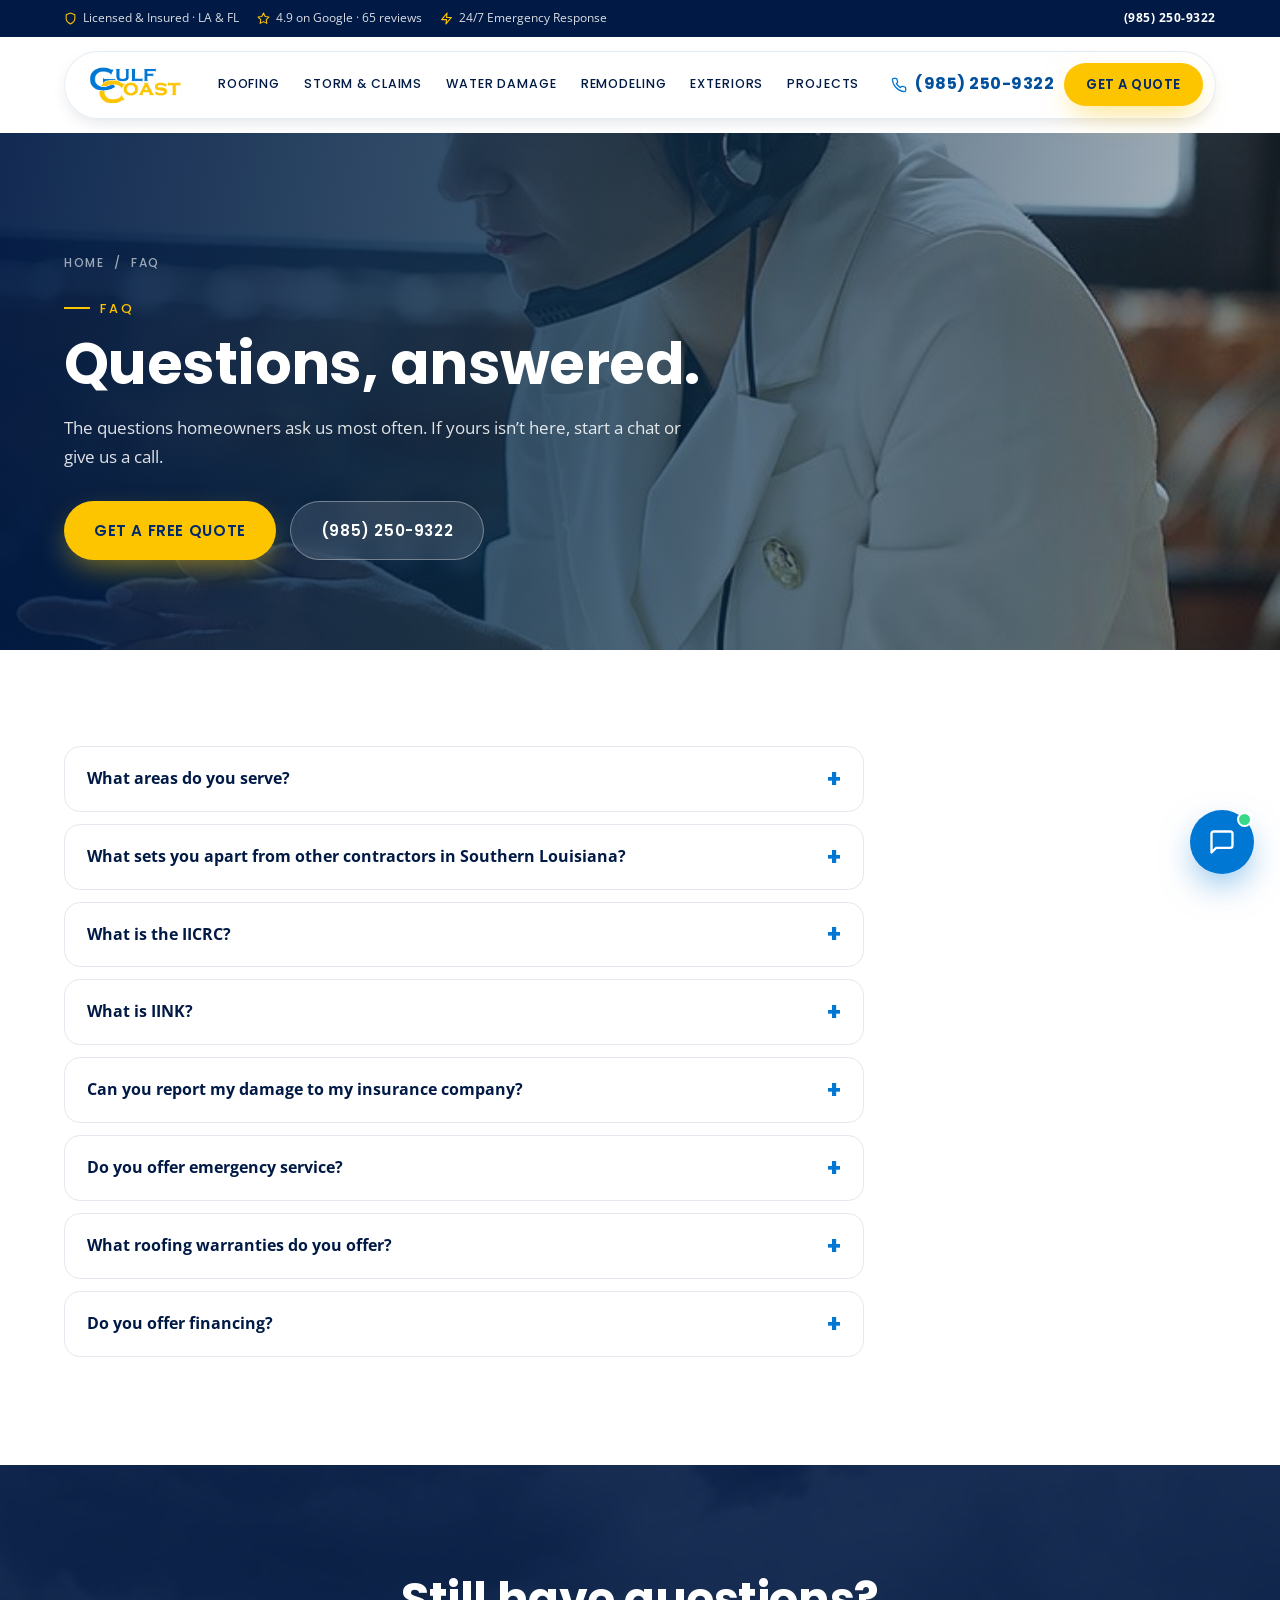
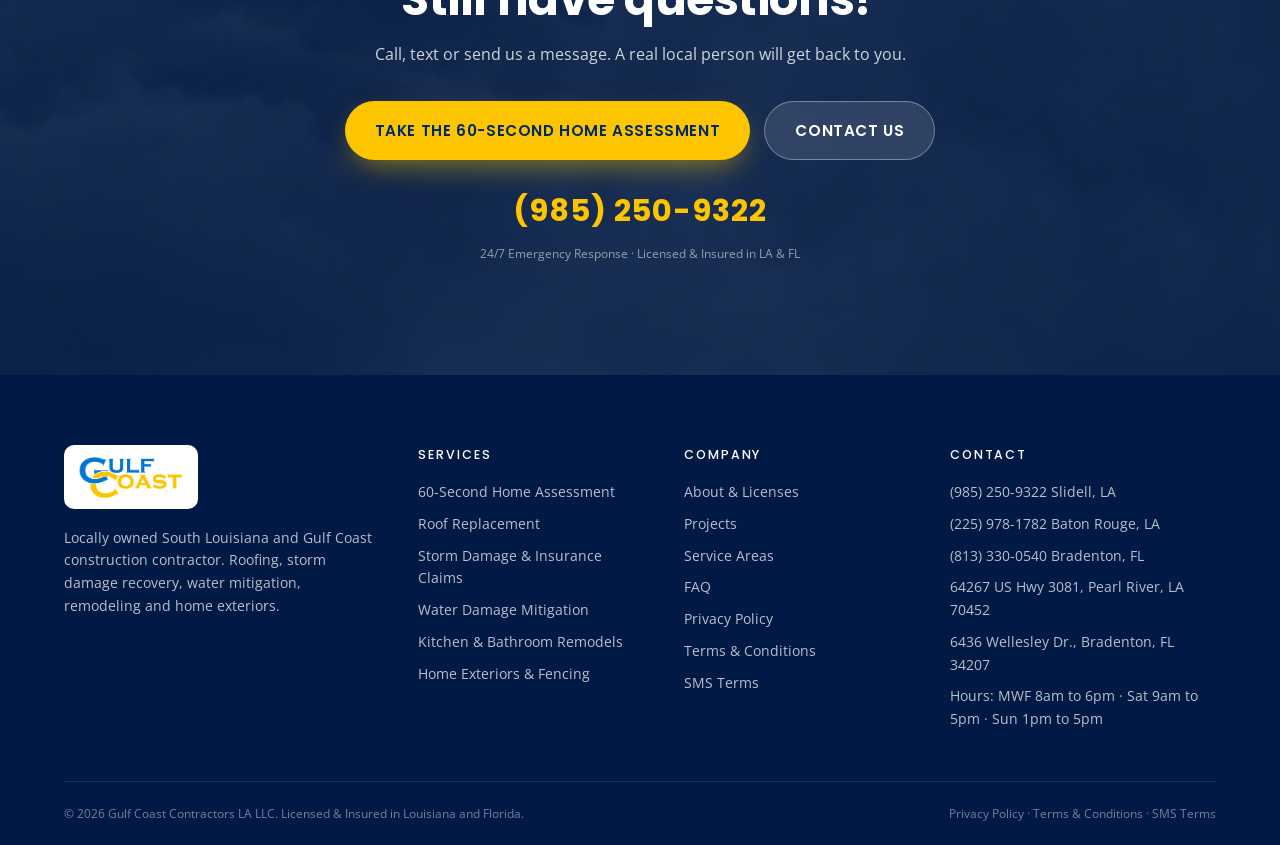
<file: gc-website/faq.html>
<!DOCTYPE html>
<html lang="en">
<head>
<meta charset="utf-8">
<meta name="viewport" content="width=device-width, initial-scale=1">
<title>FAQ | Gulf Coast Contractors</title>
<meta name="description" content="Answers to the questions South Louisiana homeowners ask Gulf Coast Contractors most often.">
<meta name="robots" content="noindex">
<meta property="og:site_name" content="Gulf Coast Contractors">
<meta property="og:title" content="FAQ | Gulf Coast Contractors">
<meta property="og:description" content="Answers to the questions South Louisiana homeowners ask Gulf Coast Contractors most often.">
<meta name="theme-color" content="#00509d">
<link rel="icon" href="assets/favicon.png">
<link rel="preconnect" href="https://fonts.googleapis.com">
<link href="https://fonts.googleapis.com/css2?family=Poppins:wght@500;600;700&family=Open+Sans:wght@400;600;700;800&display=swap" rel="stylesheet">
<link rel="stylesheet" href="assets/site.css">
<style>
.hero-ctas .btn{max-width:100%;white-space:normal;text-align:center}
@media(max-width:600px){.hero-ctas .btn{width:100%}}
</style>
</head>
<body>

<header class="phero">
  <div class="hero-media"><img src="assets/call-center.jpg" alt="Gulf Coast Contractors office"></div>
  <div class="hero-shade"></div>
  <div class="wrap">
    <span class="crumb"><a href="index.html">Home</a> &nbsp;/&nbsp; FAQ</span>
    <span class="kicker">FAQ</span>
    <h1>Questions, answered.</h1>
    <p class="lead">The questions homeowners ask us most often. If yours isn&rsquo;t here, start a chat or give us a call.</p>
    <div class="hero-ctas">
      <a class="btn btn-red" href="contact.html">Get a Free Quote</a>
      <a class="btn btn-glass" href="tel:9852509322">(985) 250-9322</a>
    </div>
  </div>
</header>
<section class="sec"><div class="wrap"><div class="faq-list"><details class="faq-q rv"><summary>What areas do you serve?</summary><div class="fa">Our primary service area includes all of Southern Louisiana: the Northshore, the Southshore, the Baton Rouge area, the Lake Charles area and more. We also serve the state of Florida from our Bradenton location.</div></details><details class="faq-q rv"><summary>What sets you apart from other contractors in Southern Louisiana?</summary><div class="fa">We are insurance work experts. We use the same estimating software as insurance companies and adjusters, so we can file supplements in the format your adjuster needs and move your claim along faster than other contractors.</div></details><details class="faq-q rv"><summary>What is the IICRC?</summary><div class="fa">The Institute of Inspection Cleaning and Restoration Certification (IICRC) is the leading authority in the inspection, cleaning and restoration industries. We hold two IICRC certifications, Water Damage Restoration Technician (WRT) and Applied Structural Drying (ASD).</div></details><details class="faq-q rv"><summary>What is IINK?</summary><div class="fa">IINK is a claims-payment platform we partner with. Insurance checks often have to pass through your mortgage company, and each stage can take 5 to 7 days. With IINK, a process that can take up to six weeks can be cut to just a few days, with real-time updates and FedEx tracking.</div></details><details class="faq-q rv"><summary>Can you report my damage to my insurance company?</summary><div class="fa">No. Reporting the damage is your first step: contact your insurance provider and explain what happened. If you are directed to file a claim, a field adjuster will usually schedule an inspection, and we can work with the adjuster from there.</div></details><details class="faq-q rv"><summary>Do you offer emergency service?</summary><div class="fa">Yes. We offer 24/7 emergency response: roof tarping, board-up, structural stabilization and water mitigation to prevent further damage.</div></details><details class="faq-q rv"><summary>What roofing warranties do you offer?</summary><div class="fa">As a GAF Certified contractor, every GAF architectural shingle roof we install qualifies for the lifetime GAF Shingle &amp; Accessory Limited Warranty. We also offer the enhanced System Plus Limited Warranty, with no maximum wind speed limit and coverage extended to 50 years.</div></details><details class="faq-q rv"><summary>Do you offer financing?</summary><div class="fa">Yes. Financing options are available, and pre-qualification is fast, easy and doesn&rsquo;t affect your credit score.</div></details></div></div></section>

<section class="cta-band">
  <div class="hero-media"><img src="assets/storm-damage.jpg" alt="Gulf Coast Contractors project"></div>
  <div class="cta-shade"></div>
  <div class="wrap rv">
    <h2>Still have questions?</h2>
    <p>Call, text or send us a message. A real local person will get back to you.</p>
    <div class="hero-ctas">
      <a class="btn btn-red" href="https://andrewpcherry.github.io/demo/gc-funnel/">Take the 60-Second Home Assessment</a>
      <a class="btn btn-glass" href="contact.html">Contact Us</a>
    </div>
    <a class="cta-ph" href="tel:9852509322">(985) 250-9322</a>
    <small>24/7 Emergency Response &middot; Licensed &amp; Insured in LA &amp; FL</small>
  </div>
</section>

<script>
window.PAGE = { key: "faq.html", chat: [{"ai": "Hi! Didn't find your answer? Ask me anything about roofing, storm damage, water mitigation or remodeling.", "d": 1500}] };
</script>
<script src="assets/reviews.js"></script>
<script src="assets/site.js"></script>
</body>
</html>
</file>
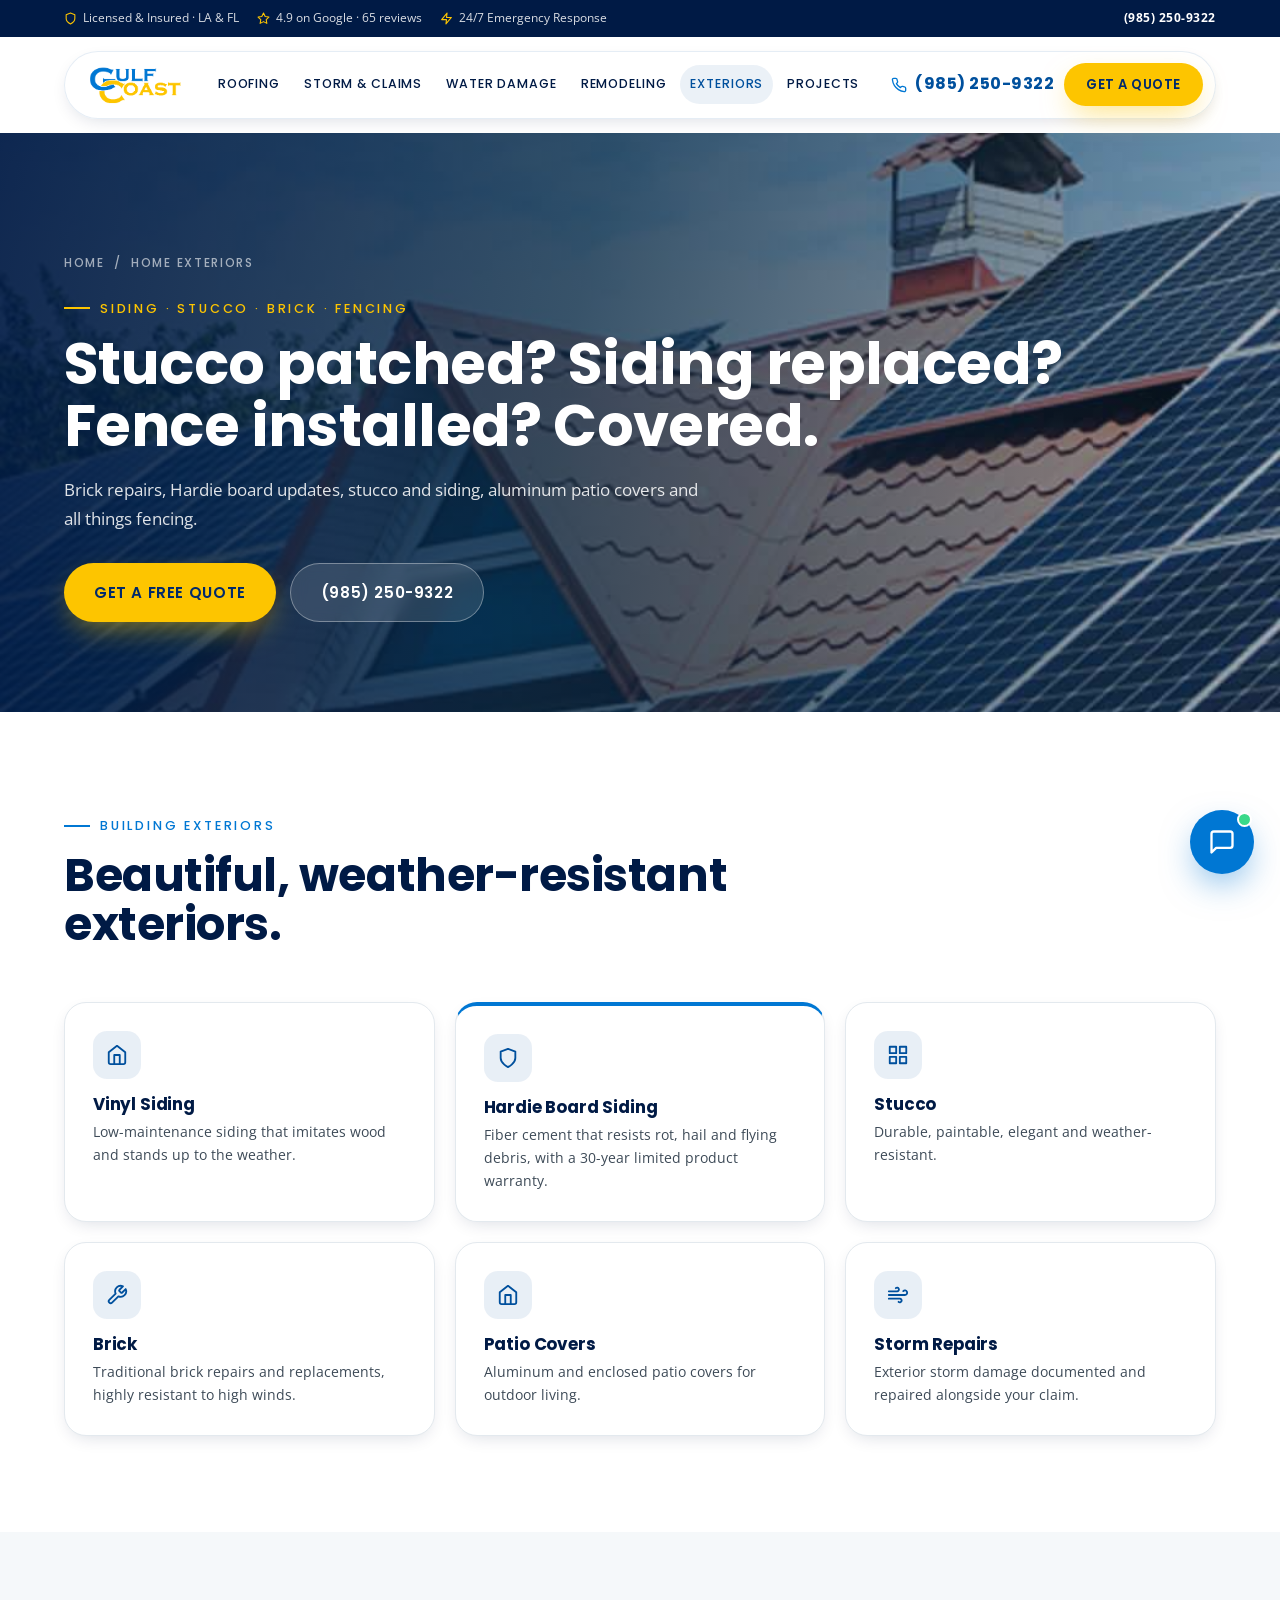
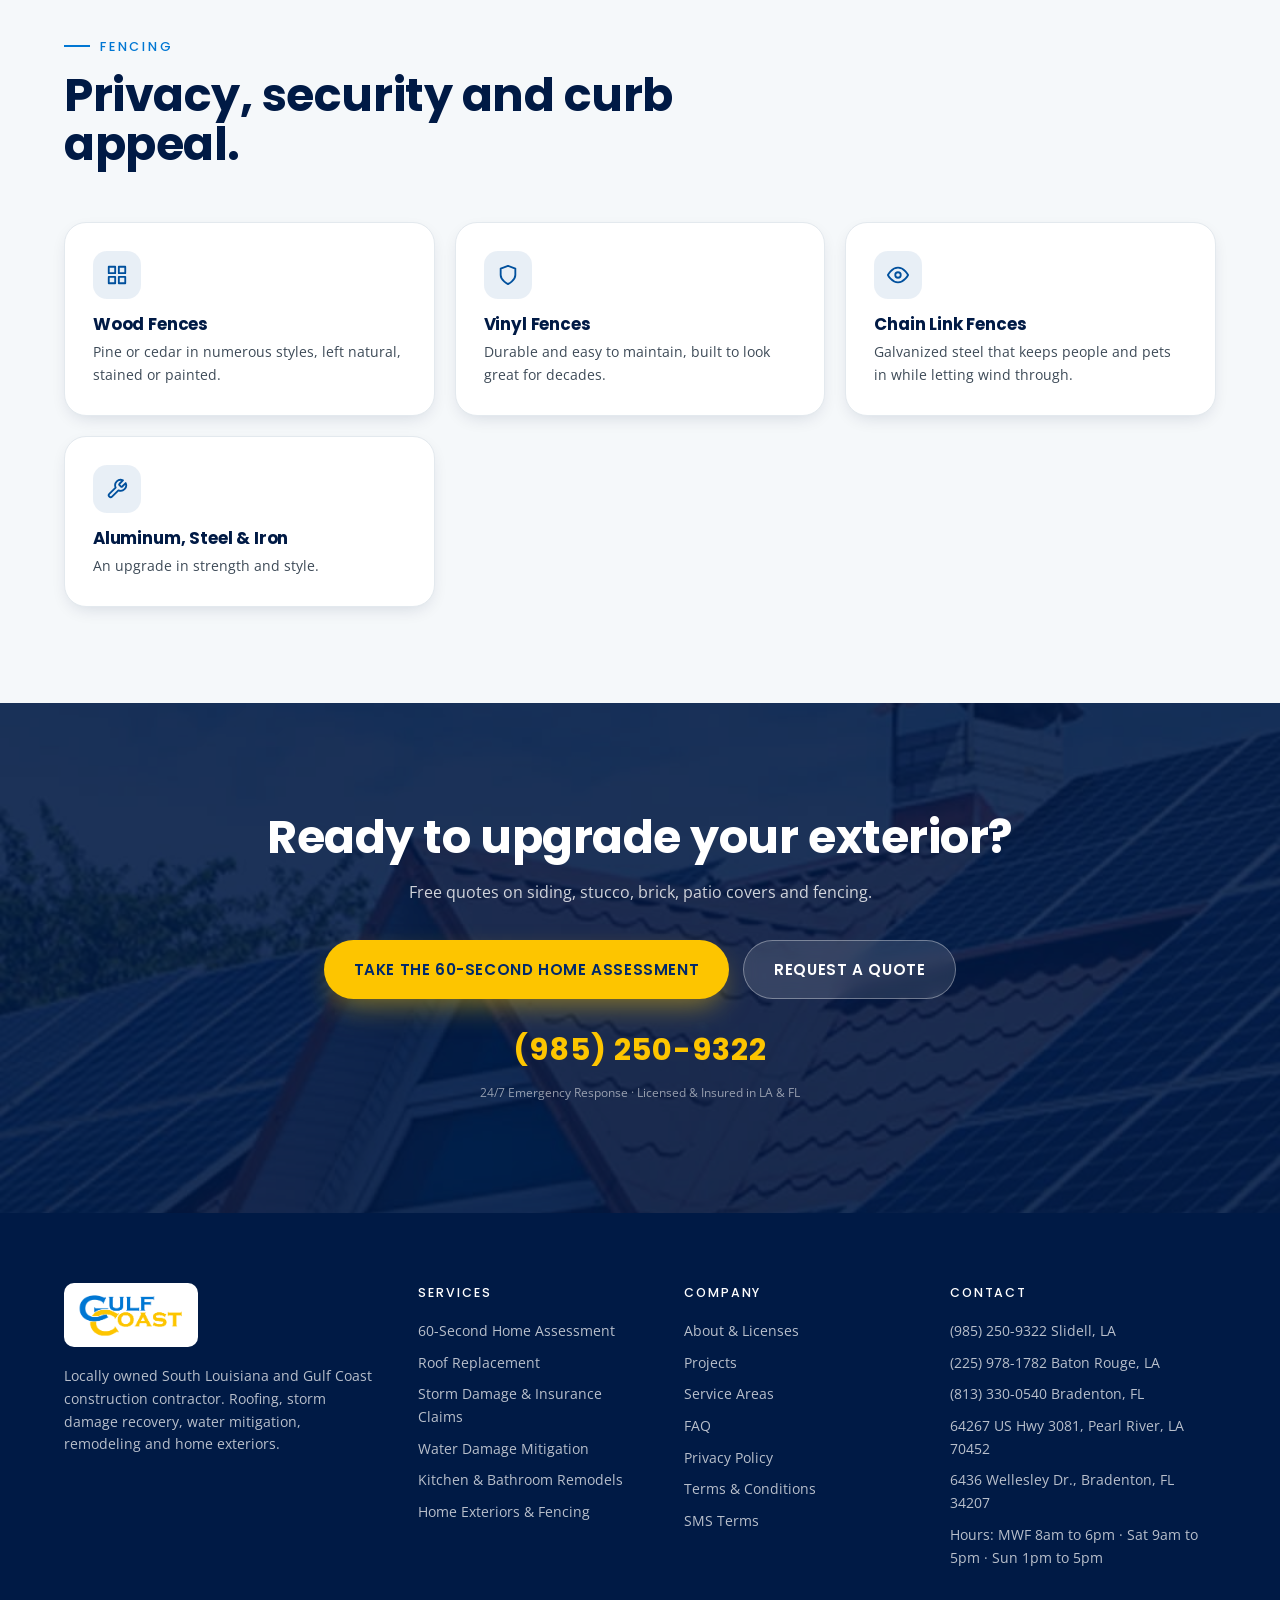
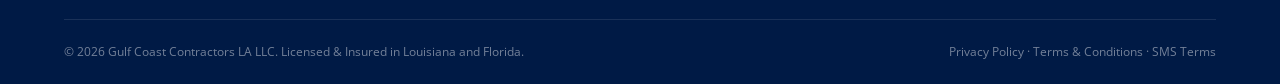
<file: gc-website/home-exteriors.html>
<!DOCTYPE html>
<html lang="en">
<head>
<meta charset="utf-8">
<meta name="viewport" content="width=device-width, initial-scale=1">
<title>Home Exteriors, Siding &amp; Fencing | Gulf Coast Contractors</title>
<meta name="description" content="Vinyl siding, stucco, Hardie board, brick, patio covers and fencing across South Louisiana.">
<meta name="robots" content="noindex">
<meta property="og:site_name" content="Gulf Coast Contractors">
<meta property="og:title" content="Home Exteriors, Siding &amp; Fencing | Gulf Coast Contractors">
<meta property="og:description" content="Vinyl siding, stucco, Hardie board, brick, patio covers and fencing across South Louisiana.">
<meta name="theme-color" content="#00509d">
<link rel="icon" href="assets/favicon.png">
<link rel="preconnect" href="https://fonts.googleapis.com">
<link href="https://fonts.googleapis.com/css2?family=Poppins:wght@500;600;700&family=Open+Sans:wght@400;600;700;800&display=swap" rel="stylesheet">
<link rel="stylesheet" href="assets/site.css">
<style>
.hero-ctas .btn{max-width:100%;white-space:normal;text-align:center}
@media(max-width:600px){.hero-ctas .btn{width:100%}}
</style>
</head>
<body>

<header class="phero">
  <div class="hero-media"><img src="assets/home-exteriors.jpg" alt="Home exterior project"></div>
  <div class="hero-shade"></div>
  <div class="wrap">
    <span class="crumb"><a href="index.html">Home</a> &nbsp;/&nbsp; Home Exteriors</span>
    <span class="kicker">Siding · stucco · brick · fencing</span>
    <h1>Stucco patched? Siding replaced?<br>Fence installed? Covered.</h1>
    <p class="lead">Brick repairs, Hardie board updates, stucco and siding, aluminum patio covers and all things fencing.</p>
    <div class="hero-ctas">
      <a class="btn btn-red" href="contact.html">Get a Free Quote</a>
      <a class="btn btn-glass" href="tel:9852509322">(985) 250-9322</a>
    </div>
  </div>
</header>
<section class="sec"><div class="wrap"><div class="sec-head rv"><span class="kicker">Building exteriors</span><h2>Beautiful, weather-resistant exteriors.</h2></div><div class="fgrid"><div class="fcard rv"><div class="f-ic"><svg viewBox="0 0 24 24" fill="none" stroke="currentColor" stroke-width="2" stroke-linecap="round" stroke-linejoin="round"><path d="M3 9l9-7 9 7v11a2 2 0 0 1-2 2H5a2 2 0 0 1-2-2z"/><polyline points="9 22 9 12 15 12 15 22"/></svg></div><h3>Vinyl Siding</h3><p>Low-maintenance siding that imitates wood and stands up to the weather.</p></div><div class="fcard hot rv"><div class="f-ic"><svg viewBox="0 0 24 24" fill="none" stroke="currentColor" stroke-width="2" stroke-linecap="round" stroke-linejoin="round"><path d="M12 22s8-4 8-10V5l-8-3-8 3v7c0 6 8 10 8 10z"/></svg></div><h3>Hardie Board Siding</h3><p>Fiber cement that resists rot, hail and flying debris, with a 30-year limited product warranty.</p></div><div class="fcard rv"><div class="f-ic"><svg viewBox="0 0 24 24" fill="none" stroke="currentColor" stroke-width="2" stroke-linecap="round" stroke-linejoin="round"><rect x="3" y="3" width="7" height="7"/><rect x="14" y="3" width="7" height="7"/><rect x="14" y="14" width="7" height="7"/><rect x="3" y="14" width="7" height="7"/></svg></div><h3>Stucco</h3><p>Durable, paintable, elegant and weather-resistant.</p></div><div class="fcard rv"><div class="f-ic"><svg viewBox="0 0 24 24" fill="none" stroke="currentColor" stroke-width="2" stroke-linecap="round" stroke-linejoin="round"><path d="M14.7 6.3a1 1 0 0 0 0 1.4l1.6 1.6a1 1 0 0 0 1.4 0l3.77-3.77a6 6 0 0 1-7.94 7.94l-6.91 6.91a2.12 2.12 0 0 1-3-3l6.91-6.91a6 6 0 0 1 7.94-7.94l-3.76 3.76z"/></svg></div><h3>Brick</h3><p>Traditional brick repairs and replacements, highly resistant to high winds.</p></div><div class="fcard rv"><div class="f-ic"><svg viewBox="0 0 24 24" fill="none" stroke="currentColor" stroke-width="2" stroke-linecap="round" stroke-linejoin="round"><path d="M3 9l9-7 9 7v11a2 2 0 0 1-2 2H5a2 2 0 0 1-2-2z"/><polyline points="9 22 9 12 15 12 15 22"/></svg></div><h3>Patio Covers</h3><p>Aluminum and enclosed patio covers for outdoor living.</p></div><div class="fcard rv"><div class="f-ic"><svg viewBox="0 0 24 24" fill="none" stroke="currentColor" stroke-width="2" stroke-linecap="round" stroke-linejoin="round"><path d="M9.59 4.59A2 2 0 1 1 11 8H2m10.59 11.41A2 2 0 1 0 14 16H2m15.73-8.27A2.5 2.5 0 1 1 19.5 12H2"/></svg></div><h3>Storm Repairs</h3><p>Exterior storm damage documented and repaired alongside your claim.</p></div></div></div></section>
<section class="sec alt"><div class="wrap"><div class="sec-head rv"><span class="kicker">Fencing</span><h2>Privacy, security and curb appeal.</h2></div><div class="fgrid"><div class="fcard rv"><div class="f-ic"><svg viewBox="0 0 24 24" fill="none" stroke="currentColor" stroke-width="2" stroke-linecap="round" stroke-linejoin="round"><rect x="3" y="3" width="7" height="7"/><rect x="14" y="3" width="7" height="7"/><rect x="14" y="14" width="7" height="7"/><rect x="3" y="14" width="7" height="7"/></svg></div><h3>Wood Fences</h3><p>Pine or cedar in numerous styles, left natural, stained or painted.</p></div><div class="fcard rv"><div class="f-ic"><svg viewBox="0 0 24 24" fill="none" stroke="currentColor" stroke-width="2" stroke-linecap="round" stroke-linejoin="round"><path d="M12 22s8-4 8-10V5l-8-3-8 3v7c0 6 8 10 8 10z"/></svg></div><h3>Vinyl Fences</h3><p>Durable and easy to maintain, built to look great for decades.</p></div><div class="fcard rv"><div class="f-ic"><svg viewBox="0 0 24 24" fill="none" stroke="currentColor" stroke-width="2" stroke-linecap="round" stroke-linejoin="round"><path d="M1 12s4-8 11-8 11 8 11 8-4 8-11 8-11-8-11-8z"/><circle cx="12" cy="12" r="3"/></svg></div><h3>Chain Link Fences</h3><p>Galvanized steel that keeps people and pets in while letting wind through.</p></div><div class="fcard rv"><div class="f-ic"><svg viewBox="0 0 24 24" fill="none" stroke="currentColor" stroke-width="2" stroke-linecap="round" stroke-linejoin="round"><path d="M14.7 6.3a1 1 0 0 0 0 1.4l1.6 1.6a1 1 0 0 0 1.4 0l3.77-3.77a6 6 0 0 1-7.94 7.94l-6.91 6.91a2.12 2.12 0 0 1-3-3l6.91-6.91a6 6 0 0 1 7.94-7.94l-3.76 3.76z"/></svg></div><h3>Aluminum, Steel &amp; Iron</h3><p>An upgrade in strength and style.</p></div></div></div></section>

<section class="cta-band">
  <div class="hero-media"><img src="assets/home-exteriors.jpg" alt="Gulf Coast Contractors project"></div>
  <div class="cta-shade"></div>
  <div class="wrap rv">
    <h2>Ready to upgrade your exterior?</h2>
    <p>Free quotes on siding, stucco, brick, patio covers and fencing.</p>
    <div class="hero-ctas">
      <a class="btn btn-red" href="https://andrewpcherry.github.io/demo/gc-funnel/">Take the 60-Second Home Assessment</a>
      <a class="btn btn-glass" href="contact.html">Request a Quote</a>
    </div>
    <a class="cta-ph" href="tel:9852509322">(985) 250-9322</a>
    <small>24/7 Emergency Response &middot; Licensed &amp; Insured in LA &amp; FL</small>
  </div>
</section>

<script>
window.PAGE = { key: "home-exteriors.html", chat: [{"ai": "Hi! What exterior project are you thinking about?", "d": 1400}, {"chips": ["Siding", "Stucco", "Fence", "Patio cover"], "pick": 2, "t": 1400}, {"user": "The hurricane took out half our wood fence"}, {"ai": "Sorry to hear it. Fence damage is often part of a homeowner's claim, so take photos if you haven't already. Want to replace it with wood again, or look at vinyl?", "d": 1800}, {"user": "Maybe vinyl"}, {"ai": "We'll bring samples and a quote for both.", "card": {"icon": "cal", "title": "Fence Replacement Quote", "sub": "Wood vs. vinyl comparison"}, "d": 1400}] };
</script>
<script src="assets/reviews.js"></script>
<script src="assets/site.js"></script>
</body>
</html>
</file>
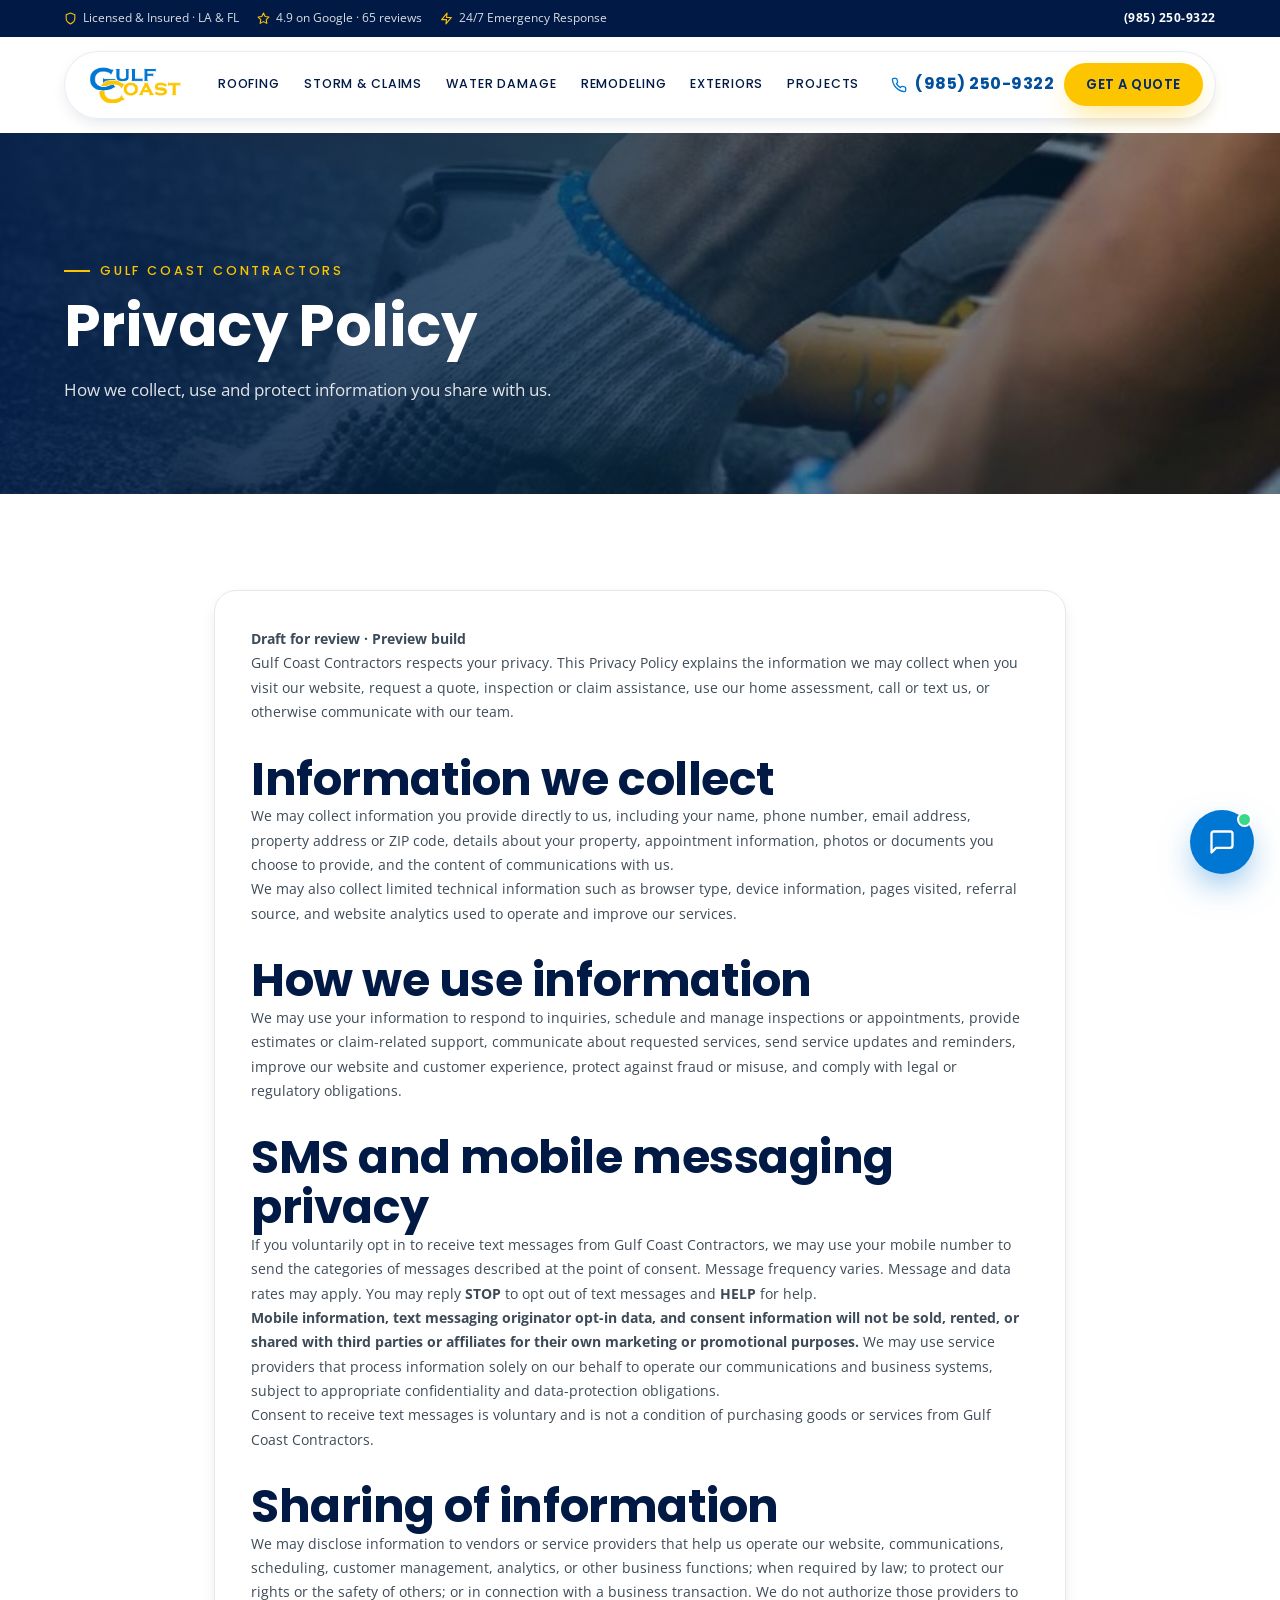
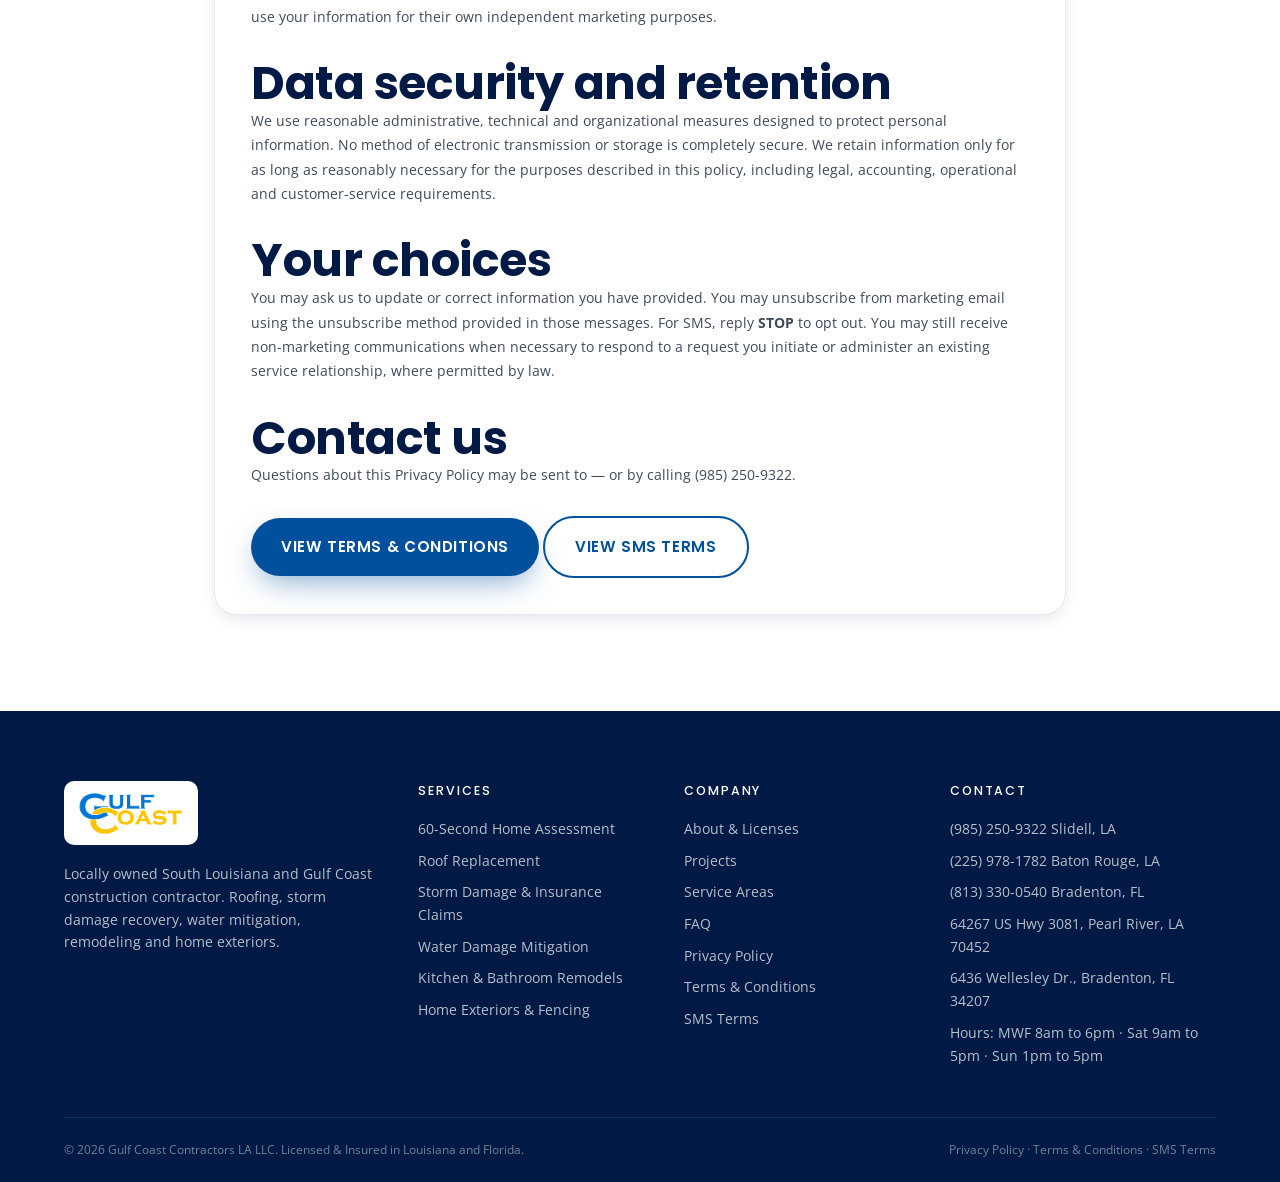
<file: gc-website/privacy.html>
<!DOCTYPE html>
<html lang="en">
<head>
<meta charset="utf-8">
<meta name="viewport" content="width=device-width, initial-scale=1">
<title>Privacy Policy — Gulf Coast Contractors</title>
<meta name="description" content="How Gulf Coast Contractors collects, uses, discloses, and protects personal and mobile information, including SMS opt-in data.">
<link rel="canonical" href="https://gccontractors.net/privacy">
<meta property="og:title" content="Privacy Policy — Gulf Coast Contractors">
<meta property="og:description" content="Privacy Policy, including our Text Messaging and Mobile Information disclosures.">
<meta property="og:url" content="https://gccontractors.net/privacy">
<script type="application/ld+json">{"@context":"https://schema.org","@type":"WebPage","name":"Privacy Policy","url":"https://gccontractors.net/privacy","inLanguage":"en-US","publisher":{"@type":"Organization","name":"Gulf Coast Contractors","telephone":"+1-(985) 250-9322","email":"—","url":"https://gccontractors.net"}}</script>
<meta name="theme-color" content="#00509d">
<link rel="icon" href="assets/logo.png">
<link rel="preconnect" href="https://fonts.googleapis.com">
<link href="https://fonts.googleapis.com/css2?family=Poppins:wght@500;600;700&family=Open+Sans:wght@400;600;700;800&display=swap" rel="stylesheet">
<link rel="stylesheet" href="assets/site.css">
</head>
<body>
<header class="phero">
  <div class="hero-media"><img src="assets/roof-replacement.jpg" alt="Gulf Coast Contractors"></div>
  <div class="hero-shade"></div>
  <div class="wrap">
    <span class="kicker">Gulf Coast Contractors</span>
    <h1>Privacy Policy</h1>
    <p class="lead">How we collect, use and protect information you share with us.</p>
  </div>
</header>
<section class="sec">
  <div class="wrap" style="max-width:900px">
    <div class="fcard" style="padding:36px;line-height:1.75">
      <p><strong>Draft for review · Preview build</strong></p>
      <p>Gulf Coast Contractors respects your privacy. This Privacy Policy explains the information we may collect when you visit our website, request a quote, inspection or claim assistance, use our home assessment, call or text us, or otherwise communicate with our team.</p>

      <h2 style="margin-top:30px">Information we collect</h2>
      <p>We may collect information you provide directly to us, including your name, phone number, email address, property address or ZIP code, details about your property, appointment information, photos or documents you choose to provide, and the content of communications with us.</p>
      <p>We may also collect limited technical information such as browser type, device information, pages visited, referral source, and website analytics used to operate and improve our services.</p>

      <h2 style="margin-top:30px">How we use information</h2>
      <p>We may use your information to respond to inquiries, schedule and manage inspections or appointments, provide estimates or claim-related support, communicate about requested services, send service updates and reminders, improve our website and customer experience, protect against fraud or misuse, and comply with legal or regulatory obligations.</p>

      <h2 style="margin-top:30px">SMS and mobile messaging privacy</h2>
      <p>If you voluntarily opt in to receive text messages from Gulf Coast Contractors, we may use your mobile number to send the categories of messages described at the point of consent. Message frequency varies. Message and data rates may apply. You may reply <strong>STOP</strong> to opt out of text messages and <strong>HELP</strong> for help.</p>
      <p><strong>Mobile information, text messaging originator opt-in data, and consent information will not be sold, rented, or shared with third parties or affiliates for their own marketing or promotional purposes.</strong> We may use service providers that process information solely on our behalf to operate our communications and business systems, subject to appropriate confidentiality and data-protection obligations.</p>
      <p>Consent to receive text messages is voluntary and is not a condition of purchasing goods or services from Gulf Coast Contractors.</p>

      <h2 style="margin-top:30px">Sharing of information</h2>
      <p>We may disclose information to vendors or service providers that help us operate our website, communications, scheduling, customer management, analytics, or other business functions; when required by law; to protect our rights or the safety of others; or in connection with a business transaction. We do not authorize those providers to use your information for their own independent marketing purposes.</p>

      <h2 style="margin-top:30px">Data security and retention</h2>
      <p>We use reasonable administrative, technical and organizational measures designed to protect personal information. No method of electronic transmission or storage is completely secure. We retain information only for as long as reasonably necessary for the purposes described in this policy, including legal, accounting, operational and customer-service requirements.</p>

      <h2 style="margin-top:30px">Your choices</h2>
      <p>You may ask us to update or correct information you have provided. You may unsubscribe from marketing email using the unsubscribe method provided in those messages. For SMS, reply <strong>STOP</strong> to opt out. You may still receive non-marketing communications when necessary to respond to a request you initiate or administer an existing service relationship, where permitted by law.</p>

      <h2 style="margin-top:30px">Contact us</h2>
      <p>Questions about this Privacy Policy may be sent to <a href="mailto:—">—</a> or by calling <a href="tel:9852509322">(985) 250-9322</a>.</p>

      <p style="margin-top:28px"><a class="btn btn-navy" href="terms.html">View Terms &amp; Conditions</a> <a class="btn btn-ghost" href="sms-terms.html">View SMS Terms</a></p>
    </div>
  </div>
</section>
<script>window.PAGE={key:"privacy.html",chat:[]};</script>
<script src="assets/reviews.js"></script>
<script src="assets/site.js"></script>
</body>
</html>
</file>
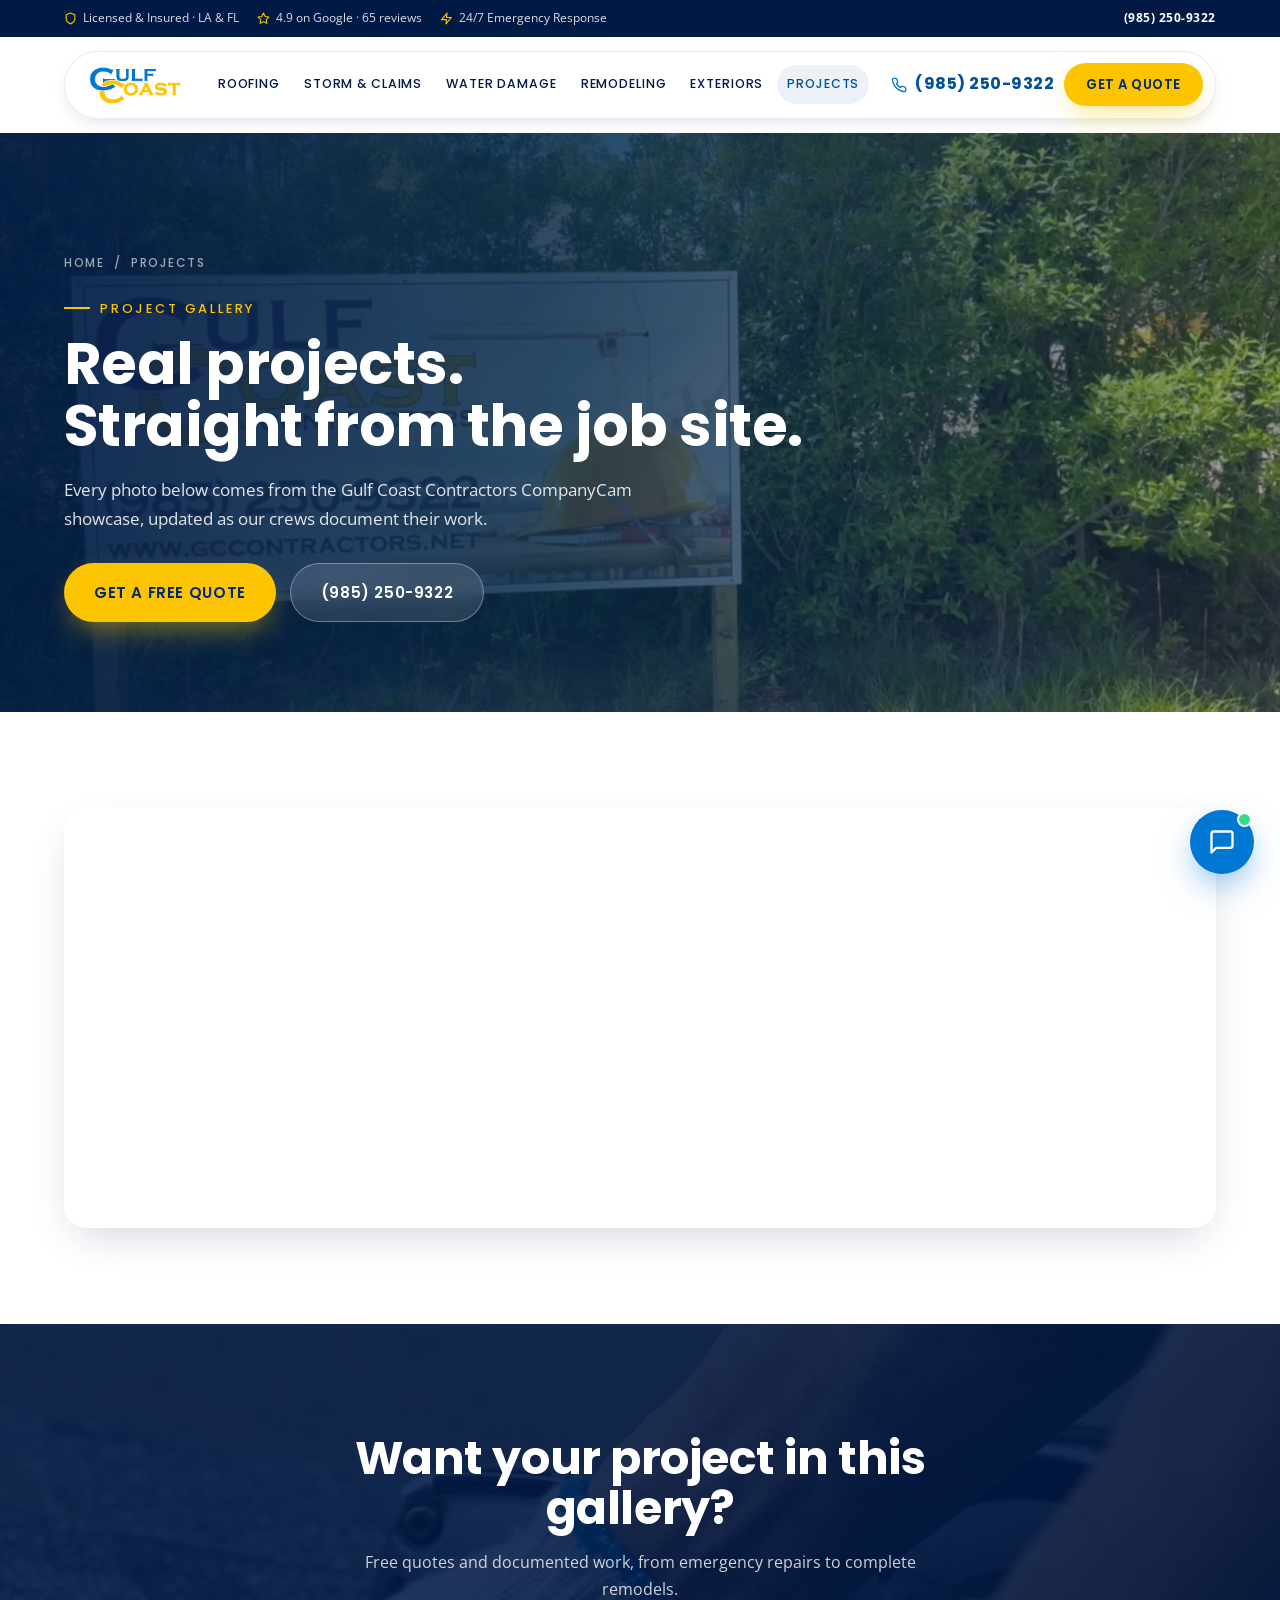
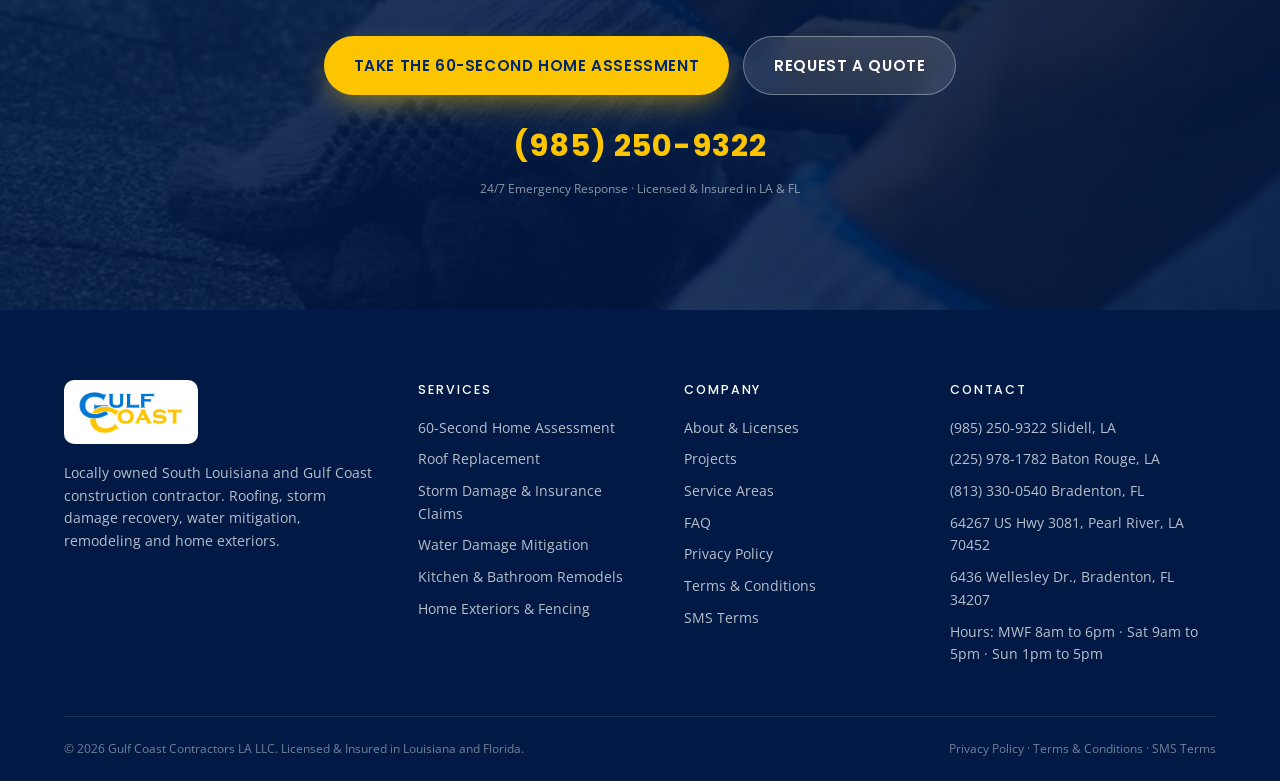
<file: gc-website/projects.html>
<!DOCTYPE html>
<html lang="en">
<head>
<meta charset="utf-8">
<meta name="viewport" content="width=device-width, initial-scale=1">
<title>Our Projects | Gulf Coast Contractors</title>
<meta name="description" content="Live project gallery from Gulf Coast Contractors job sites across South Louisiana.">
<meta name="robots" content="noindex">
<meta property="og:site_name" content="Gulf Coast Contractors">
<meta property="og:title" content="Our Projects | Gulf Coast Contractors">
<meta property="og:description" content="Live project gallery from Gulf Coast Contractors job sites across South Louisiana.">
<meta name="theme-color" content="#00509d">
<link rel="icon" href="assets/favicon.png">
<link rel="preconnect" href="https://fonts.googleapis.com">
<link href="https://fonts.googleapis.com/css2?family=Poppins:wght@500;600;700&family=Open+Sans:wght@400;600;700;800&display=swap" rel="stylesheet">
<link rel="stylesheet" href="assets/site.css">
<style>
.hero-ctas .btn{max-width:100%;white-space:normal;text-align:center}
@media(max-width:600px){.hero-ctas .btn{width:100%}}
</style>
</head>
<body>

<header class="phero">
  <div class="hero-media"><img src="assets/gc-sign.jpg" alt="Gulf Coast Contractors job site"></div>
  <div class="hero-shade"></div>
  <div class="wrap">
    <span class="crumb"><a href="index.html">Home</a> &nbsp;/&nbsp; Projects</span>
    <span class="kicker">Project gallery</span>
    <h1>Real projects.<br>Straight from the job site.</h1>
    <p class="lead">Every photo below comes from the Gulf Coast Contractors CompanyCam showcase, updated as our crews document their work.</p>
    <div class="hero-ctas">
      <a class="btn btn-red" href="contact.html">Get a Free Quote</a>
      <a class="btn btn-glass" href="tel:9852509322">(985) 250-9322</a>
    </div>
  </div>
</header>
<section class="sec"><div class="wrap"><div class="cc-wrap rv"><div data-showcase-id="6b903c4c-810b-47e8-8513-def45c8a74f9" id="companycam-showcase-root"></div></div></div></section>

<section class="cta-band">
  <div class="hero-media"><img src="assets/roof-replacement.jpg" alt="Gulf Coast Contractors project"></div>
  <div class="cta-shade"></div>
  <div class="wrap rv">
    <h2>Want your project in this gallery?</h2>
    <p>Free quotes and documented work, from emergency repairs to complete remodels.</p>
    <div class="hero-ctas">
      <a class="btn btn-red" href="https://andrewpcherry.github.io/demo/gc-funnel/">Take the 60-Second Home Assessment</a>
      <a class="btn btn-glass" href="contact.html">Request a Quote</a>
    </div>
    <a class="cta-ph" href="tel:9852509322">(985) 250-9322</a>
    <small>24/7 Emergency Response &middot; Licensed &amp; Insured in LA &amp; FL</small>
  </div>
</section>

<script>
window.PAGE = { key: "projects.html", chat: [{"ai": "Hi! See a project like yours? Tell us what you're planning and we'll set up a free quote.", "d": 1500}] };
</script>
<script src="assets/reviews.js"></script>
<script src="assets/site.js"></script>
<script src="https://showcase.companycam.com/bundle.js" async></script>
</body>
</html>
</file>
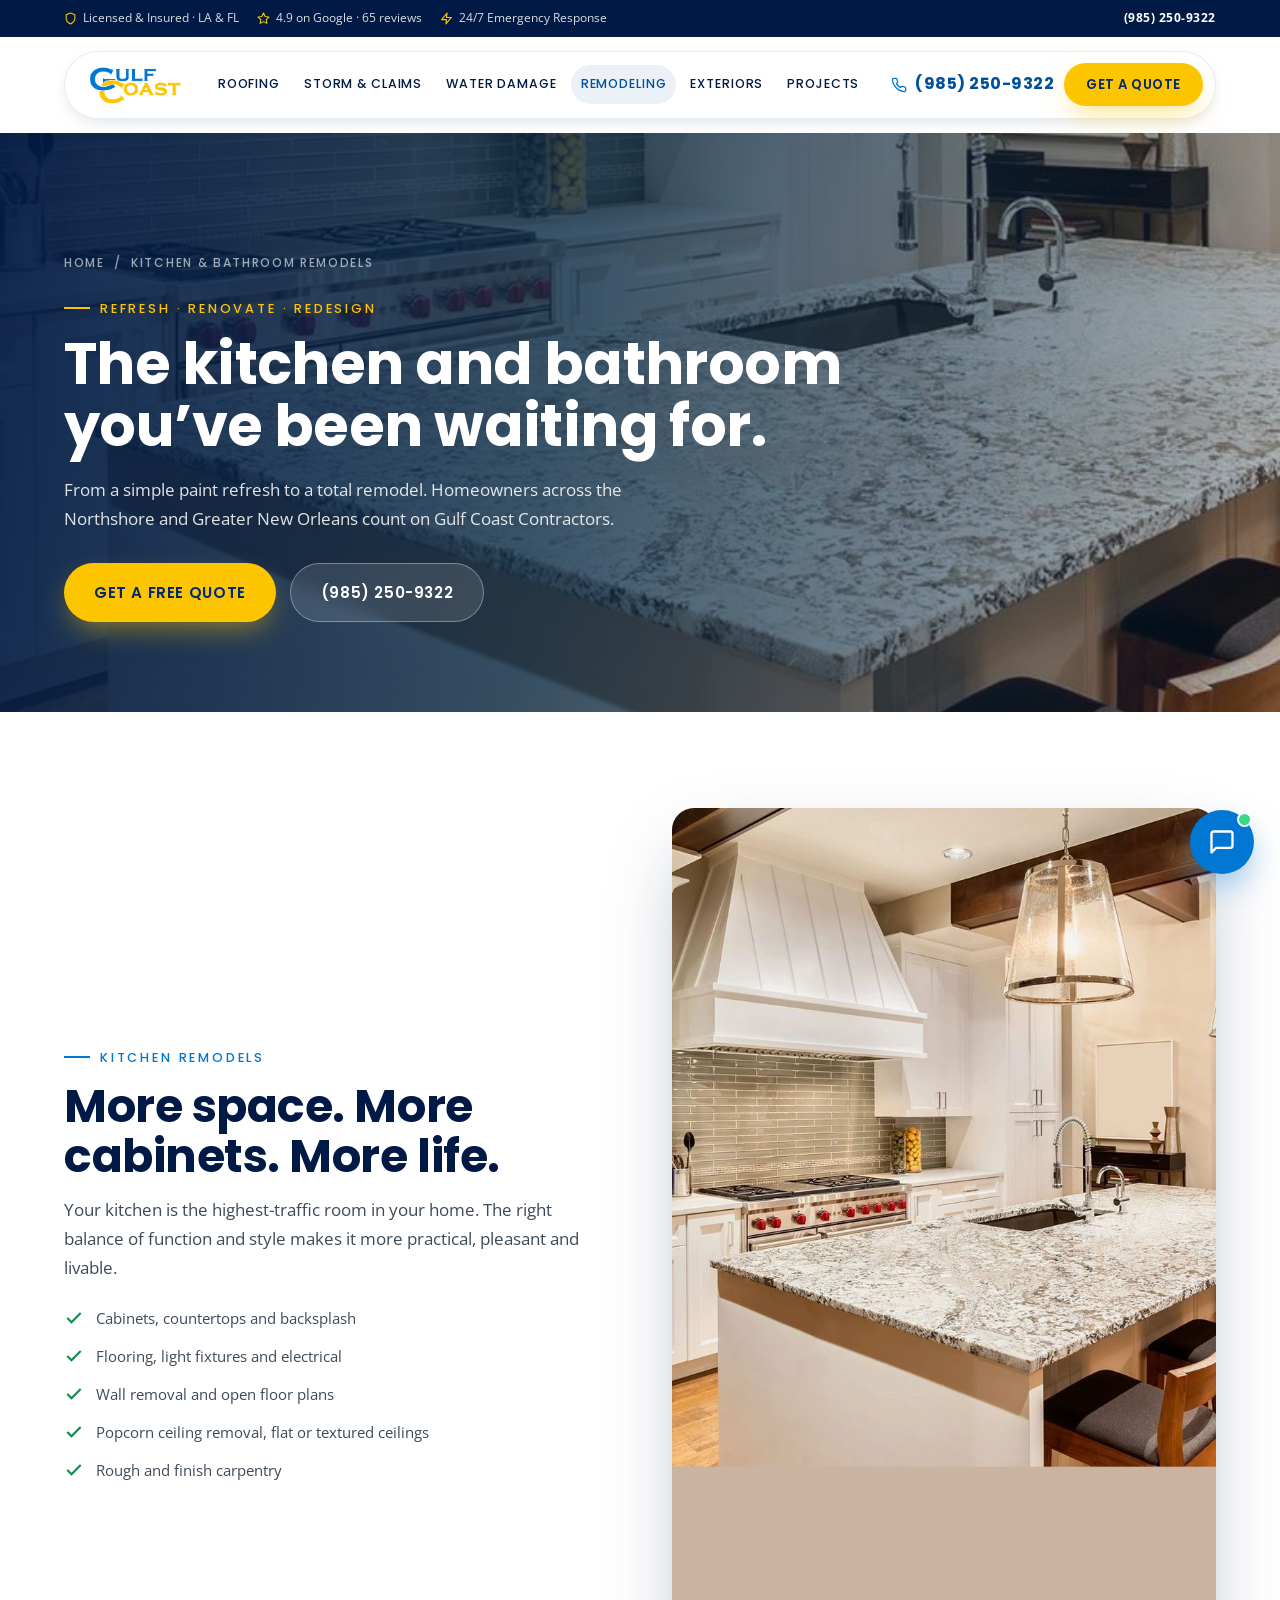
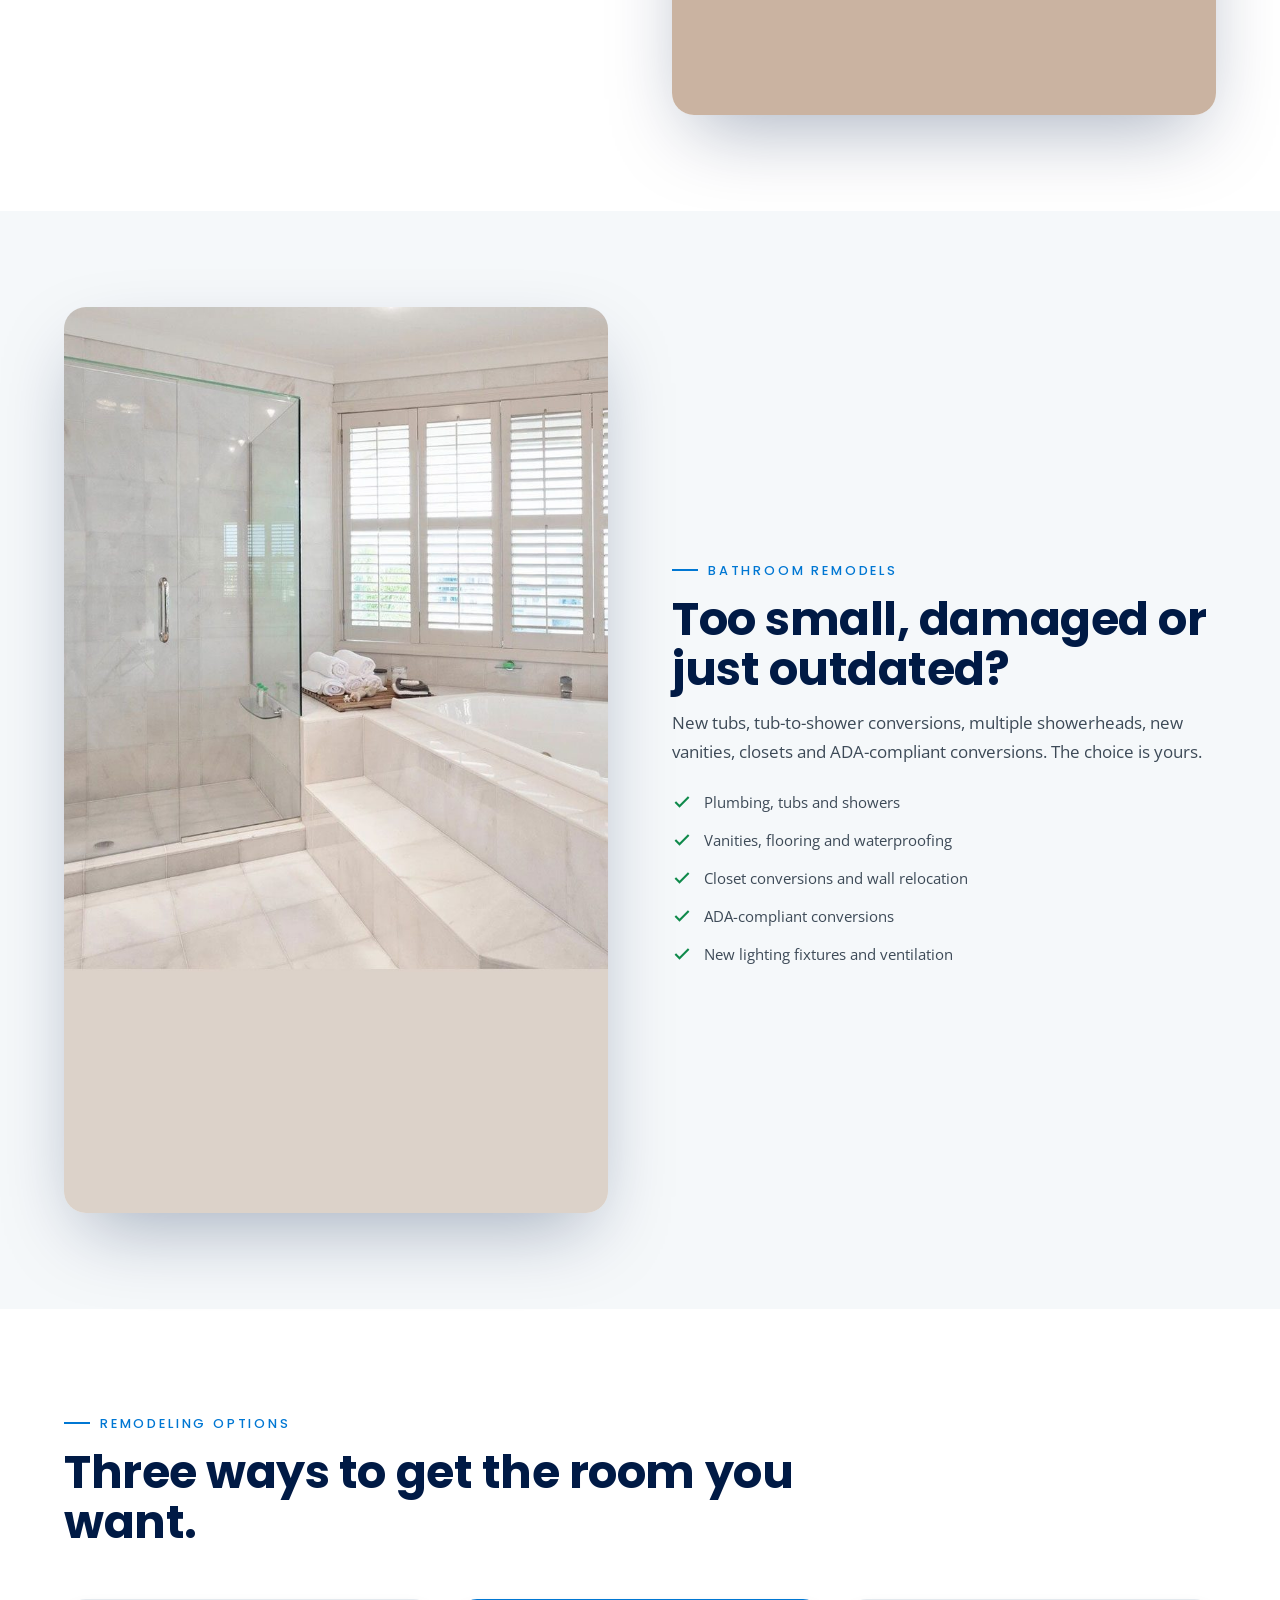
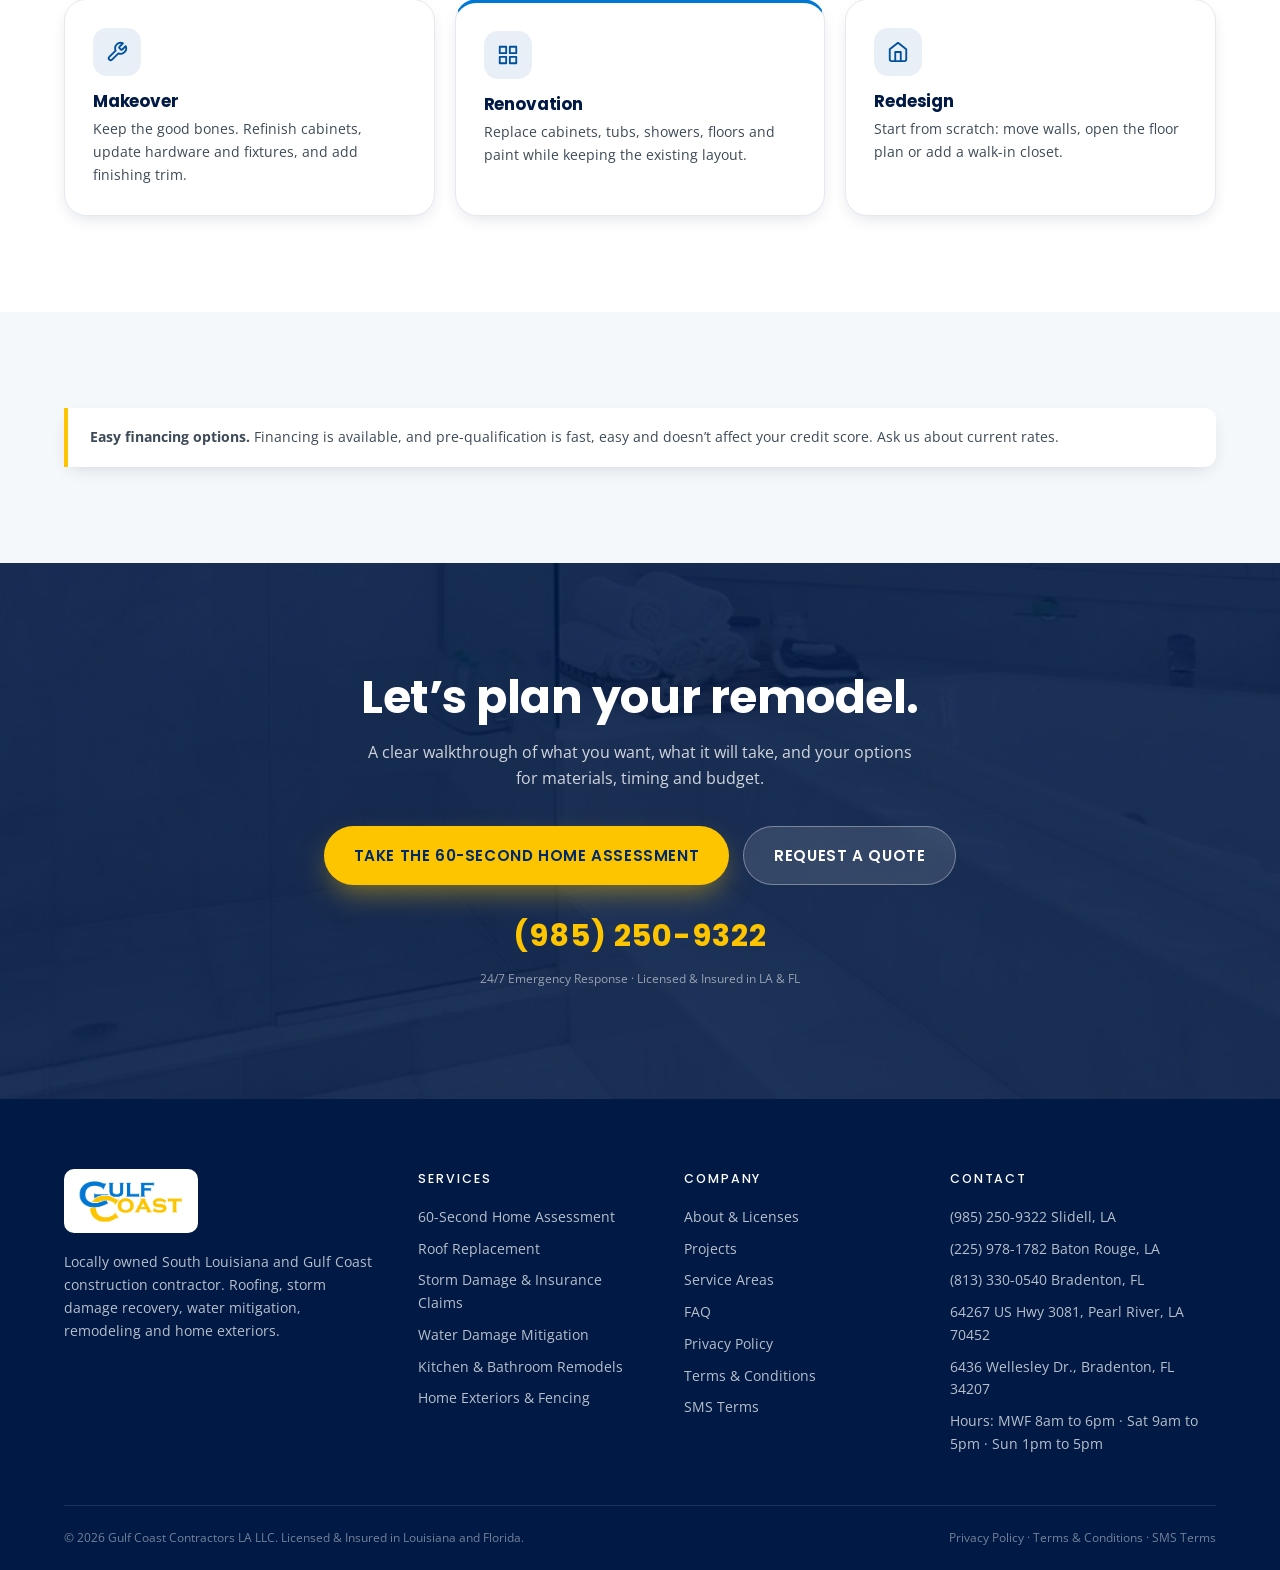
<file: gc-website/remodeling.html>
<!DOCTYPE html>
<html lang="en">
<head>
<meta charset="utf-8">
<meta name="viewport" content="width=device-width, initial-scale=1">
<title>Kitchen &amp; Bathroom Remodeling — Northshore &amp; New Orleans | Gulf Coast Contractors</title>
<meta name="description" content="Kitchen and bathroom remodels across Slidell, Covington, Mandeville, the Northshore and Greater New Orleans. Makeovers, renovations and full redesigns.">
<meta name="robots" content="noindex">
<meta property="og:site_name" content="Gulf Coast Contractors">
<meta property="og:title" content="Kitchen &amp; Bathroom Remodeling — Northshore &amp; New Orleans | Gulf Coast Contractors">
<meta property="og:description" content="Kitchen and bathroom remodels across Slidell, Covington, Mandeville, the Northshore and Greater New Orleans. Makeovers, renovations and full redesigns.">
<meta name="theme-color" content="#00509d">
<link rel="icon" href="assets/favicon.png">
<link rel="preconnect" href="https://fonts.googleapis.com">
<link href="https://fonts.googleapis.com/css2?family=Poppins:wght@500;600;700&family=Open+Sans:wght@400;600;700;800&display=swap" rel="stylesheet">
<link rel="stylesheet" href="assets/site.css">
<style>
.hero-ctas .btn{max-width:100%;white-space:normal;text-align:center}
@media(max-width:600px){.hero-ctas .btn{width:100%}}
</style>
</head>
<body>

<header class="phero">
  <div class="hero-media"><img src="assets/kitchen-remodel.jpg" alt="Remodeled kitchen"></div>
  <div class="hero-shade"></div>
  <div class="wrap">
    <span class="crumb"><a href="index.html">Home</a> &nbsp;/&nbsp; Kitchen &amp; Bathroom Remodels</span>
    <span class="kicker">Refresh · renovate · redesign</span>
    <h1>The kitchen and bathroom<br>you&rsquo;ve been waiting for.</h1>
    <p class="lead">From a simple paint refresh to a total remodel. Homeowners across the Northshore and Greater New Orleans count on Gulf Coast Contractors.</p>
    <div class="hero-ctas">
      <a class="btn btn-red" href="contact.html">Get a Free Quote</a>
      <a class="btn btn-glass" href="tel:9852509322">(985) 250-9322</a>
    </div>
  </div>
</header>
<section class="sec"><div class="wrap"><div class="split"><div class="rv"><span class="kicker">Kitchen remodels</span><h2>More space. More cabinets. More life.</h2><p class="lead" style="margin-top:14px">Your kitchen is the highest-traffic room in your home. The right balance of function and style makes it more practical, pleasant and livable.</p><div class="checks"><div class="check"><svg viewBox="0 0 24 24" fill="none" stroke="currentColor" stroke-width="2.5"><path d="M20 6L9 17l-5-5"/></svg>Cabinets, countertops and backsplash</div><div class="check"><svg viewBox="0 0 24 24" fill="none" stroke="currentColor" stroke-width="2.5"><path d="M20 6L9 17l-5-5"/></svg>Flooring, light fixtures and electrical</div><div class="check"><svg viewBox="0 0 24 24" fill="none" stroke="currentColor" stroke-width="2.5"><path d="M20 6L9 17l-5-5"/></svg>Wall removal and open floor plans</div><div class="check"><svg viewBox="0 0 24 24" fill="none" stroke="currentColor" stroke-width="2.5"><path d="M20 6L9 17l-5-5"/></svg>Popcorn ceiling removal, flat or textured ceilings</div><div class="check"><svg viewBox="0 0 24 24" fill="none" stroke="currentColor" stroke-width="2.5"><path d="M20 6L9 17l-5-5"/></svg>Rough and finish carpentry</div></div></div><div class="split-img rv rv-d1"><img src="assets/kitchen-remodel.jpg" alt="Kitchen remodel with island"></div></div></div></section>
<section class="sec alt"><div class="wrap"><div class="split"><div class="split-img rv"><img src="assets/bathroom-remodel.jpg" alt="Remodeled bathroom with glass shower"></div><div class="rv rv-d1"><span class="kicker">Bathroom remodels</span><h2>Too small, damaged or just outdated?</h2><p class="lead" style="margin-top:14px">New tubs, tub-to-shower conversions, multiple showerheads, new vanities, closets and ADA-compliant conversions. The choice is yours.</p><div class="checks"><div class="check"><svg viewBox="0 0 24 24" fill="none" stroke="currentColor" stroke-width="2.5"><path d="M20 6L9 17l-5-5"/></svg>Plumbing, tubs and showers</div><div class="check"><svg viewBox="0 0 24 24" fill="none" stroke="currentColor" stroke-width="2.5"><path d="M20 6L9 17l-5-5"/></svg>Vanities, flooring and waterproofing</div><div class="check"><svg viewBox="0 0 24 24" fill="none" stroke="currentColor" stroke-width="2.5"><path d="M20 6L9 17l-5-5"/></svg>Closet conversions and wall relocation</div><div class="check"><svg viewBox="0 0 24 24" fill="none" stroke="currentColor" stroke-width="2.5"><path d="M20 6L9 17l-5-5"/></svg>ADA-compliant conversions</div><div class="check"><svg viewBox="0 0 24 24" fill="none" stroke="currentColor" stroke-width="2.5"><path d="M20 6L9 17l-5-5"/></svg>New lighting fixtures and ventilation</div></div></div></div></div></section>
<section class="sec"><div class="wrap"><div class="sec-head rv"><span class="kicker">Remodeling options</span><h2>Three ways to get the room you want.</h2></div><div class="fgrid"><div class="fcard rv"><div class="f-ic"><svg viewBox="0 0 24 24" fill="none" stroke="currentColor" stroke-width="2" stroke-linecap="round" stroke-linejoin="round"><path d="M14.7 6.3a1 1 0 0 0 0 1.4l1.6 1.6a1 1 0 0 0 1.4 0l3.77-3.77a6 6 0 0 1-7.94 7.94l-6.91 6.91a2.12 2.12 0 0 1-3-3l6.91-6.91a6 6 0 0 1 7.94-7.94l-3.76 3.76z"/></svg></div><h3>Makeover</h3><p>Keep the good bones. Refinish cabinets, update hardware and fixtures, and add finishing trim.</p></div><div class="fcard hot rv"><div class="f-ic"><svg viewBox="0 0 24 24" fill="none" stroke="currentColor" stroke-width="2" stroke-linecap="round" stroke-linejoin="round"><rect x="3" y="3" width="7" height="7"/><rect x="14" y="3" width="7" height="7"/><rect x="14" y="14" width="7" height="7"/><rect x="3" y="14" width="7" height="7"/></svg></div><h3>Renovation</h3><p>Replace cabinets, tubs, showers, floors and paint while keeping the existing layout.</p></div><div class="fcard rv"><div class="f-ic"><svg viewBox="0 0 24 24" fill="none" stroke="currentColor" stroke-width="2" stroke-linecap="round" stroke-linejoin="round"><path d="M3 9l9-7 9 7v11a2 2 0 0 1-2 2H5a2 2 0 0 1-2-2z"/><polyline points="9 22 9 12 15 12 15 22"/></svg></div><h3>Redesign</h3><p>Start from scratch: move walls, open the floor plan or add a walk-in closet.</p></div></div></div></section>
<section class="sec alt"><div class="wrap"><div class="notice rv"><b>Easy financing options.</b> Financing is available, and pre-qualification is fast, easy and doesn&rsquo;t affect your credit score. Ask us about current rates.</div></div></section>

<section class="cta-band">
  <div class="hero-media"><img src="assets/bathroom-remodel.jpg" alt="Gulf Coast Contractors project"></div>
  <div class="cta-shade"></div>
  <div class="wrap rv">
    <h2>Let&rsquo;s plan your remodel.</h2>
    <p>A clear walkthrough of what you want, what it will take, and your options for materials, timing and budget.</p>
    <div class="hero-ctas">
      <a class="btn btn-red" href="https://andrewpcherry.github.io/demo/gc-funnel/">Take the 60-Second Home Assessment</a>
      <a class="btn btn-glass" href="contact.html">Request a Quote</a>
    </div>
    <a class="cta-ph" href="tel:9852509322">(985) 250-9322</a>
    <small>24/7 Emergency Response &middot; Licensed &amp; Insured in LA &amp; FL</small>
  </div>
</section>

<script>
window.PAGE = { key: "remodeling.html", chat: [{"ai": "Hi! Thinking about a kitchen or bathroom project?", "d": 1400}, {"chips": ["Kitchen", "Bathroom", "Both"], "pick": 1, "t": 1400}, {"user": "Our master bath still has the original tub. We'd love a walk-in shower."}, {"ai": "Tub-to-shower conversions are one of our most popular projects. Are you thinking a quick makeover, or a full renovation with new tile, vanity and flooring?", "d": 1800}, {"user": "Probably a full renovation"}, {"ai": "Great. We'll come out, measure, and walk you through options and budget. Financing is available too.", "card": {"icon": "cal", "title": "Bathroom Remodel Consultation", "sub": "In-home measure + design options"}, "d": 1500}] };
</script>
<script src="assets/reviews.js"></script>
<script src="assets/site.js"></script>
</body>
</html>
</file>
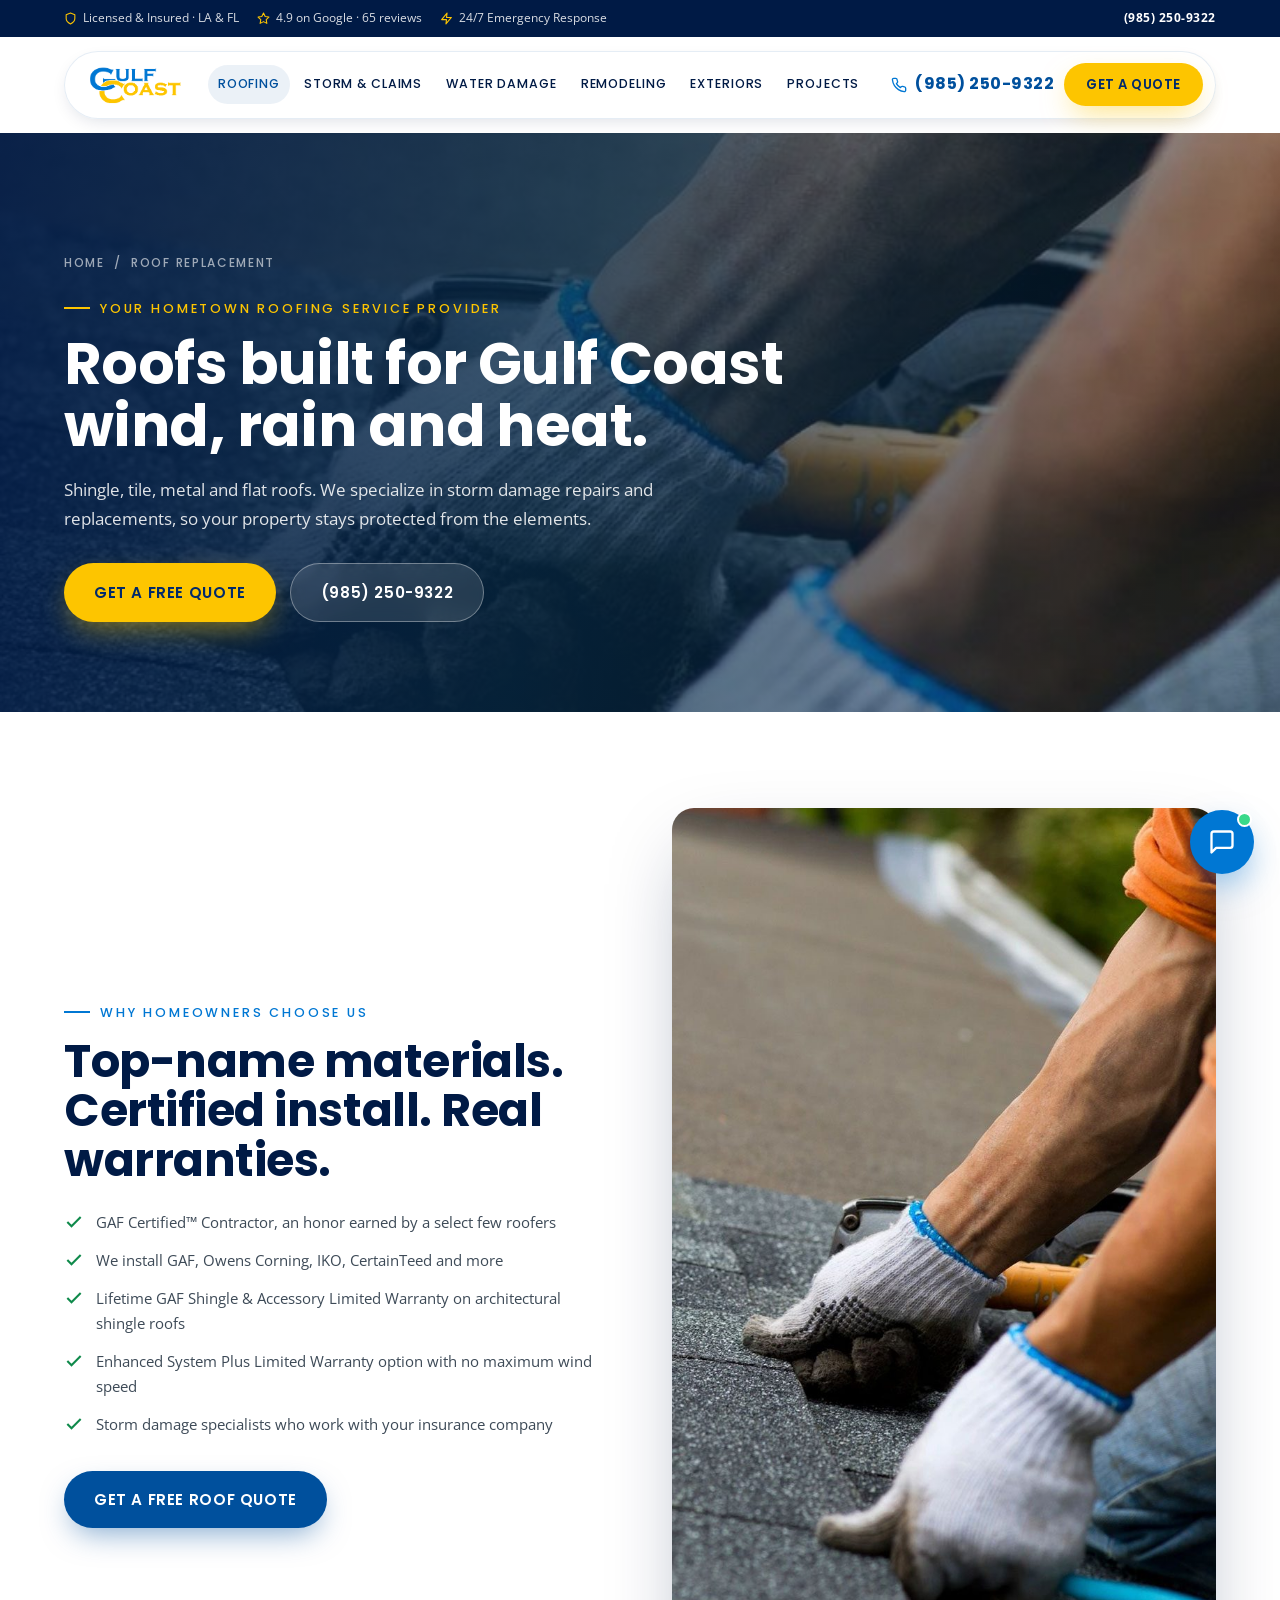
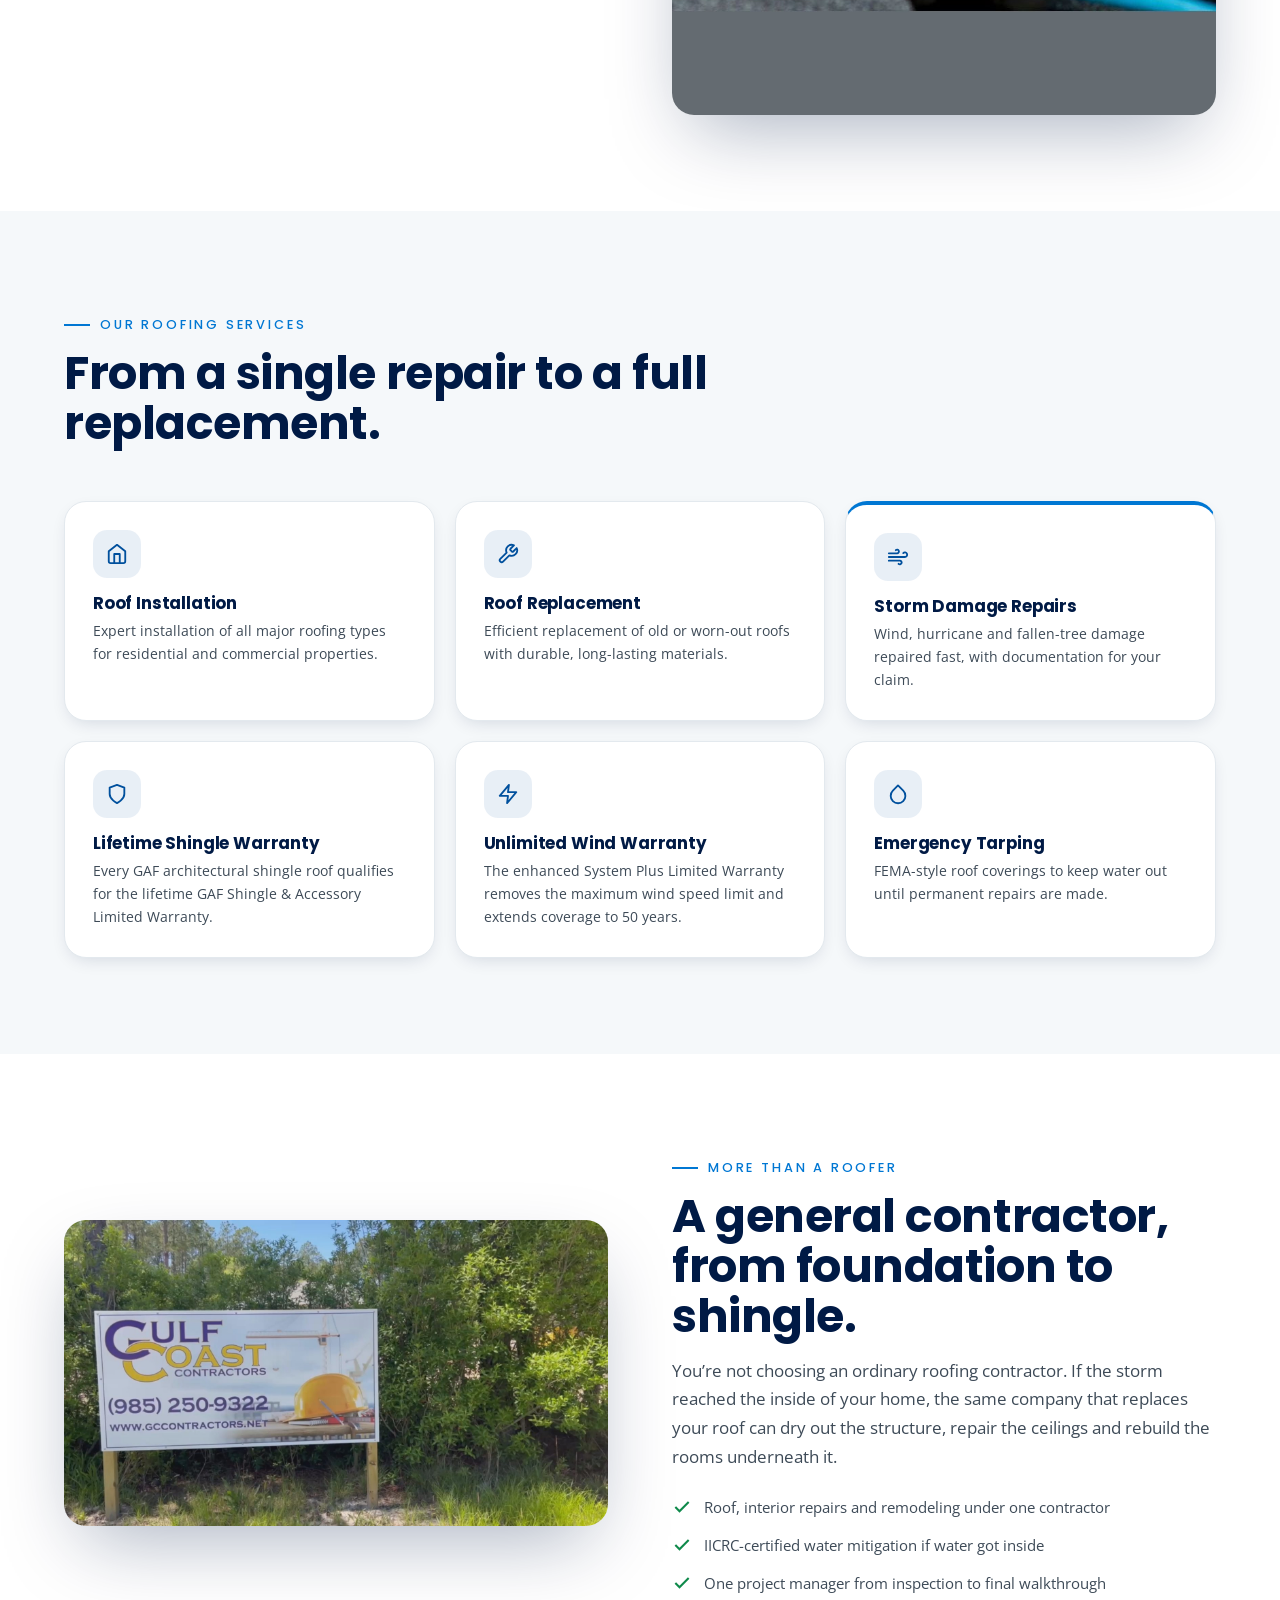
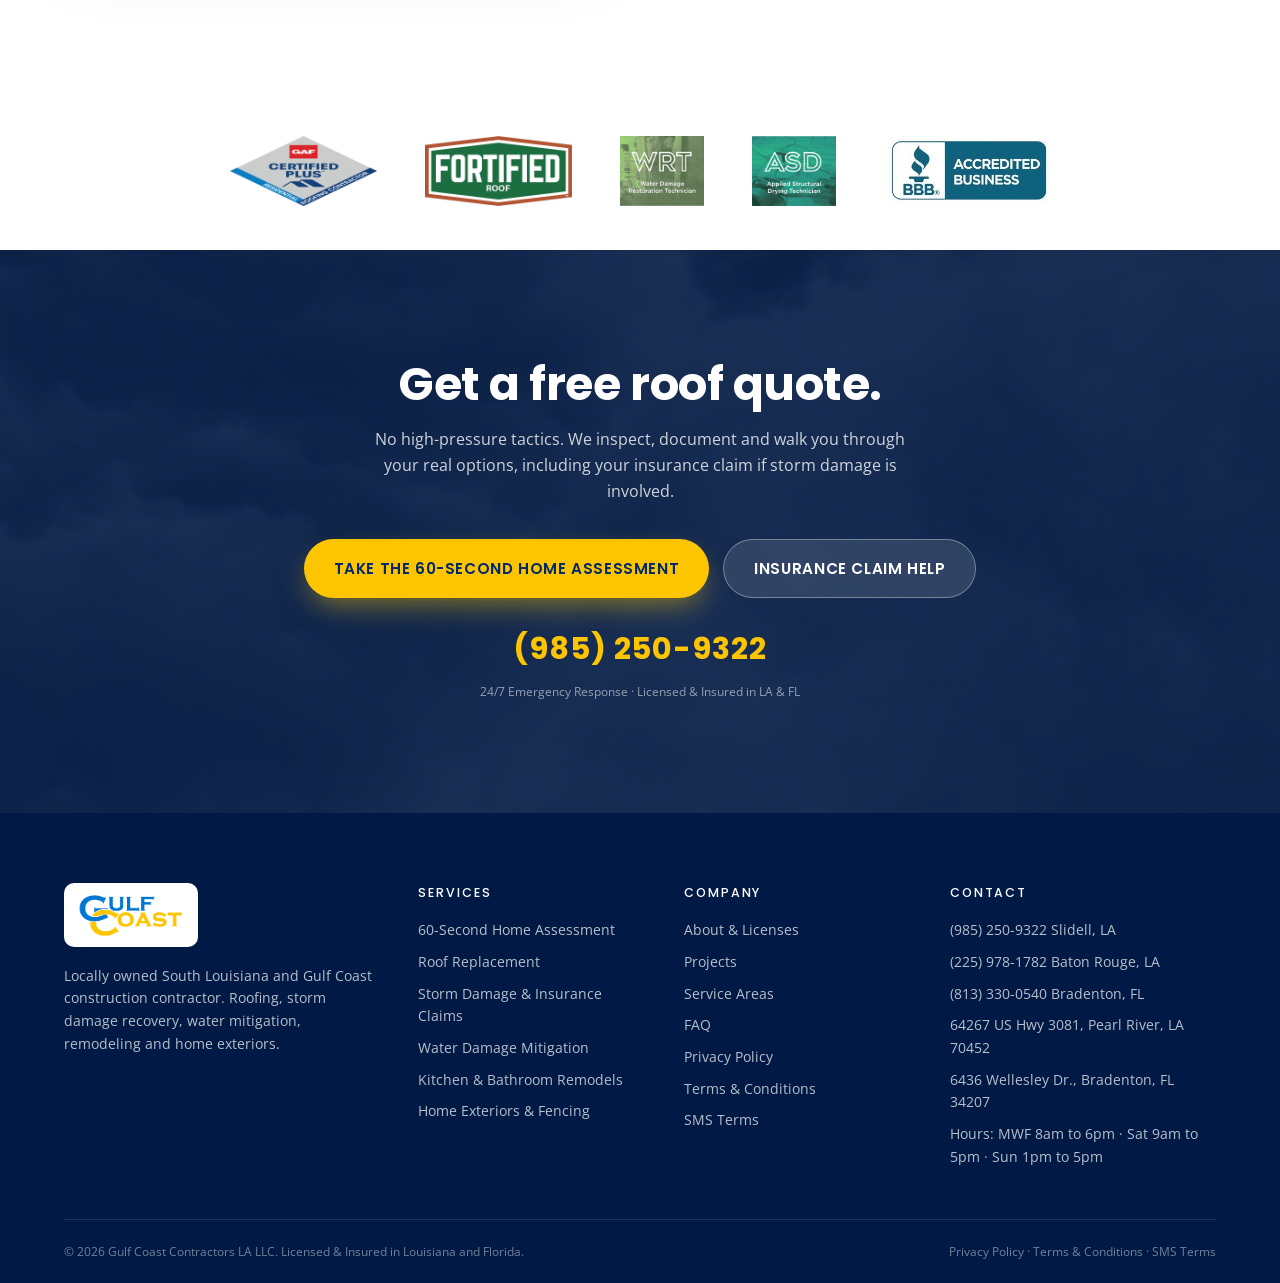
<file: gc-website/roof-replacement.html>
<!DOCTYPE html>
<html lang="en">
<head>
<meta charset="utf-8">
<meta name="viewport" content="width=device-width, initial-scale=1">
<title>Roof Replacement — South Louisiana | Gulf Coast Contractors</title>
<meta name="description" content="Roof replacement, installation and storm damage repair across South Louisiana and Florida. GAF Certified contractor with lifetime shingle and enhanced wind warranty options.">
<meta name="robots" content="noindex">
<meta property="og:site_name" content="Gulf Coast Contractors">
<meta property="og:title" content="Roof Replacement — South Louisiana | Gulf Coast Contractors">
<meta property="og:description" content="Roof replacement, installation and storm damage repair across South Louisiana and Florida. GAF Certified contractor with lifetime shingle and enhanced wind warranty options.">
<meta name="theme-color" content="#00509d">
<link rel="icon" href="assets/favicon.png">
<link rel="preconnect" href="https://fonts.googleapis.com">
<link href="https://fonts.googleapis.com/css2?family=Poppins:wght@500;600;700&family=Open+Sans:wght@400;600;700;800&display=swap" rel="stylesheet">
<link rel="stylesheet" href="assets/site.css">
<style>
.hero-ctas .btn{max-width:100%;white-space:normal;text-align:center}
@media(max-width:600px){.hero-ctas .btn{width:100%}}
</style>
</head>
<body>

<header class="phero">
  <div class="hero-media"><img src="assets/roof-replacement.jpg" alt="Roof replacement in South Louisiana"></div>
  <div class="hero-shade"></div>
  <div class="wrap">
    <span class="crumb"><a href="index.html">Home</a> &nbsp;/&nbsp; Roof Replacement</span>
    <span class="kicker">Your hometown roofing service provider</span>
    <h1>Roofs built for Gulf Coast<br>wind, rain and heat.</h1>
    <p class="lead">Shingle, tile, metal and flat roofs. We specialize in storm damage repairs and replacements, so your property stays protected from the elements.</p>
    <div class="hero-ctas">
      <a class="btn btn-red" href="contact.html">Get a Free Quote</a>
      <a class="btn btn-glass" href="tel:9852509322">(985) 250-9322</a>
    </div>
  </div>
</header>
<section class="sec"><div class="wrap"><div class="split"><div class="rv"><span class="kicker">Why homeowners choose us</span><h2>Top-name materials. Certified install. Real warranties.</h2><div class="checks"><div class="check"><svg viewBox="0 0 24 24" fill="none" stroke="currentColor" stroke-width="2.5"><path d="M20 6L9 17l-5-5"/></svg>GAF Certified&trade; Contractor, an honor earned by a select few roofers</div><div class="check"><svg viewBox="0 0 24 24" fill="none" stroke="currentColor" stroke-width="2.5"><path d="M20 6L9 17l-5-5"/></svg>We install GAF, Owens Corning, IKO, CertainTeed and more</div><div class="check"><svg viewBox="0 0 24 24" fill="none" stroke="currentColor" stroke-width="2.5"><path d="M20 6L9 17l-5-5"/></svg>Lifetime GAF Shingle &amp; Accessory Limited Warranty on architectural shingle roofs</div><div class="check"><svg viewBox="0 0 24 24" fill="none" stroke="currentColor" stroke-width="2.5"><path d="M20 6L9 17l-5-5"/></svg>Enhanced System Plus Limited Warranty option with no maximum wind speed</div><div class="check"><svg viewBox="0 0 24 24" fill="none" stroke="currentColor" stroke-width="2.5"><path d="M20 6L9 17l-5-5"/></svg>Storm damage specialists who work with your insurance company</div></div><div class="hero-ctas"><a class="btn btn-navy" href="contact.html">Get a Free Roof Quote</a></div></div><div class="split-img rv rv-d1"><img src="assets/roof-replacement.jpg" alt="Roofer installing shingles"></div></div></div></section>
<section class="sec alt"><div class="wrap"><div class="sec-head rv"><span class="kicker">Our roofing services</span><h2>From a single repair to a full replacement.</h2></div><div class="fgrid"><div class="fcard rv"><div class="f-ic"><svg viewBox="0 0 24 24" fill="none" stroke="currentColor" stroke-width="2" stroke-linecap="round" stroke-linejoin="round"><path d="M3 9l9-7 9 7v11a2 2 0 0 1-2 2H5a2 2 0 0 1-2-2z"/><polyline points="9 22 9 12 15 12 15 22"/></svg></div><h3>Roof Installation</h3><p>Expert installation of all major roofing types for residential and commercial properties.</p></div><div class="fcard rv"><div class="f-ic"><svg viewBox="0 0 24 24" fill="none" stroke="currentColor" stroke-width="2" stroke-linecap="round" stroke-linejoin="round"><path d="M14.7 6.3a1 1 0 0 0 0 1.4l1.6 1.6a1 1 0 0 0 1.4 0l3.77-3.77a6 6 0 0 1-7.94 7.94l-6.91 6.91a2.12 2.12 0 0 1-3-3l6.91-6.91a6 6 0 0 1 7.94-7.94l-3.76 3.76z"/></svg></div><h3>Roof Replacement</h3><p>Efficient replacement of old or worn-out roofs with durable, long-lasting materials.</p></div><div class="fcard hot rv"><div class="f-ic"><svg viewBox="0 0 24 24" fill="none" stroke="currentColor" stroke-width="2" stroke-linecap="round" stroke-linejoin="round"><path d="M9.59 4.59A2 2 0 1 1 11 8H2m10.59 11.41A2 2 0 1 0 14 16H2m15.73-8.27A2.5 2.5 0 1 1 19.5 12H2"/></svg></div><h3>Storm Damage Repairs</h3><p>Wind, hurricane and fallen-tree damage repaired fast, with documentation for your claim.</p></div><div class="fcard rv"><div class="f-ic"><svg viewBox="0 0 24 24" fill="none" stroke="currentColor" stroke-width="2" stroke-linecap="round" stroke-linejoin="round"><path d="M12 22s8-4 8-10V5l-8-3-8 3v7c0 6 8 10 8 10z"/></svg></div><h3>Lifetime Shingle Warranty</h3><p>Every GAF architectural shingle roof qualifies for the lifetime GAF Shingle &amp; Accessory Limited Warranty.</p></div><div class="fcard rv"><div class="f-ic"><svg viewBox="0 0 24 24" fill="none" stroke="currentColor" stroke-width="2" stroke-linecap="round" stroke-linejoin="round"><polygon points="13 2 3 14 12 14 11 22 21 10 12 10 13 2"/></svg></div><h3>Unlimited Wind Warranty</h3><p>The enhanced System Plus Limited Warranty removes the maximum wind speed limit and extends coverage to 50 years.</p></div><div class="fcard rv"><div class="f-ic"><svg viewBox="0 0 24 24" fill="none" stroke="currentColor" stroke-width="2" stroke-linecap="round" stroke-linejoin="round"><path d="M12 2.7l5.7 5.7a8 8 0 1 1-11.3 0z"/></svg></div><h3>Emergency Tarping</h3><p>FEMA-style roof coverings to keep water out until permanent repairs are made.</p></div></div></div></section>
<section class="sec"><div class="wrap"><div class="split"><div class="split-img rv"><img src="assets/gc-sign.jpg" alt="Gulf Coast Contractors job site sign"></div><div class="rv rv-d1"><span class="kicker">More than a roofer</span><h2>A general contractor, from foundation to shingle.</h2><p class="lead" style="margin-top:14px">You&rsquo;re not choosing an ordinary roofing contractor. If the storm reached the inside of your home, the same company that replaces your roof can dry out the structure, repair the ceilings and rebuild the rooms underneath it.</p><div class="checks"><div class="check"><svg viewBox="0 0 24 24" fill="none" stroke="currentColor" stroke-width="2.5"><path d="M20 6L9 17l-5-5"/></svg>Roof, interior repairs and remodeling under one contractor</div><div class="check"><svg viewBox="0 0 24 24" fill="none" stroke="currentColor" stroke-width="2.5"><path d="M20 6L9 17l-5-5"/></svg>IICRC-certified water mitigation if water got inside</div><div class="check"><svg viewBox="0 0 24 24" fill="none" stroke="currentColor" stroke-width="2.5"><path d="M20 6L9 17l-5-5"/></svg>One project manager from inspection to final walkthrough</div></div></div></div></div></section>
<section><div class="wrap"><div class="badges rv">
  <img src="assets/gaf-certified-plus.png" alt="GAF Certified Plus Residential Roofing Contractor">
  <img src="assets/fortified-roof.png" alt="FORTIFIED Roof">
  <img src="assets/iicrc-wrt.jpg" alt="IICRC Water Damage Restoration Technician">
  <img src="assets/iicrc-asd.jpg" alt="IICRC Applied Structural Drying">
  <img src="assets/bbb.jpg" alt="BBB Accredited Business">
</div></div></section>

<section class="cta-band">
  <div class="hero-media"><img src="assets/storm-damage.jpg" alt="Gulf Coast Contractors project"></div>
  <div class="cta-shade"></div>
  <div class="wrap rv">
    <h2>Get a free roof quote.</h2>
    <p>No high-pressure tactics. We inspect, document and walk you through your real options, including your insurance claim if storm damage is involved.</p>
    <div class="hero-ctas">
      <a class="btn btn-red" href="https://andrewpcherry.github.io/demo/gc-funnel/">Take the 60-Second Home Assessment</a>
      <a class="btn btn-glass" href="storm-damage.html">Insurance Claim Help</a>
    </div>
    <a class="cta-ph" href="tel:9852509322">(985) 250-9322</a>
    <small>24/7 Emergency Response &middot; Licensed &amp; Insured in LA &amp; FL</small>
  </div>
</section>

<script>
window.PAGE = { key: "roof-replacement.html", chat: [{"ai": "Thanks for stopping by! Are you dealing with a repair, a full replacement, or storm damage?", "d": 1500}, {"chips": ["Repair", "Replacement", "Storm damage"], "pick": 1, "t": 1500}, {"user": "Our roof is about 18 years old. What warranty would a new one come with?"}, {"ai": "Good question. As a GAF Certified contractor, every GAF architectural shingle roof we install qualifies for the lifetime GAF Shingle & Accessory Limited Warranty. We also offer an enhanced System Plus warranty with no maximum wind speed limit, which matters a lot on the Gulf Coast.", "d": 2100}, {"user": "Can someone come look at it?"}, {"ai": "Absolutely. A free inspection and quote, no pressure. Pick a time that suits and consider it held.", "card": {"icon": "cal", "title": "Free Roof Inspection & Quote", "sub": "Warranty options explained · no obligation"}, "d": 1500}] };
</script>
<script src="assets/reviews.js"></script>
<script src="assets/site.js"></script>
</body>
</html>
</file>
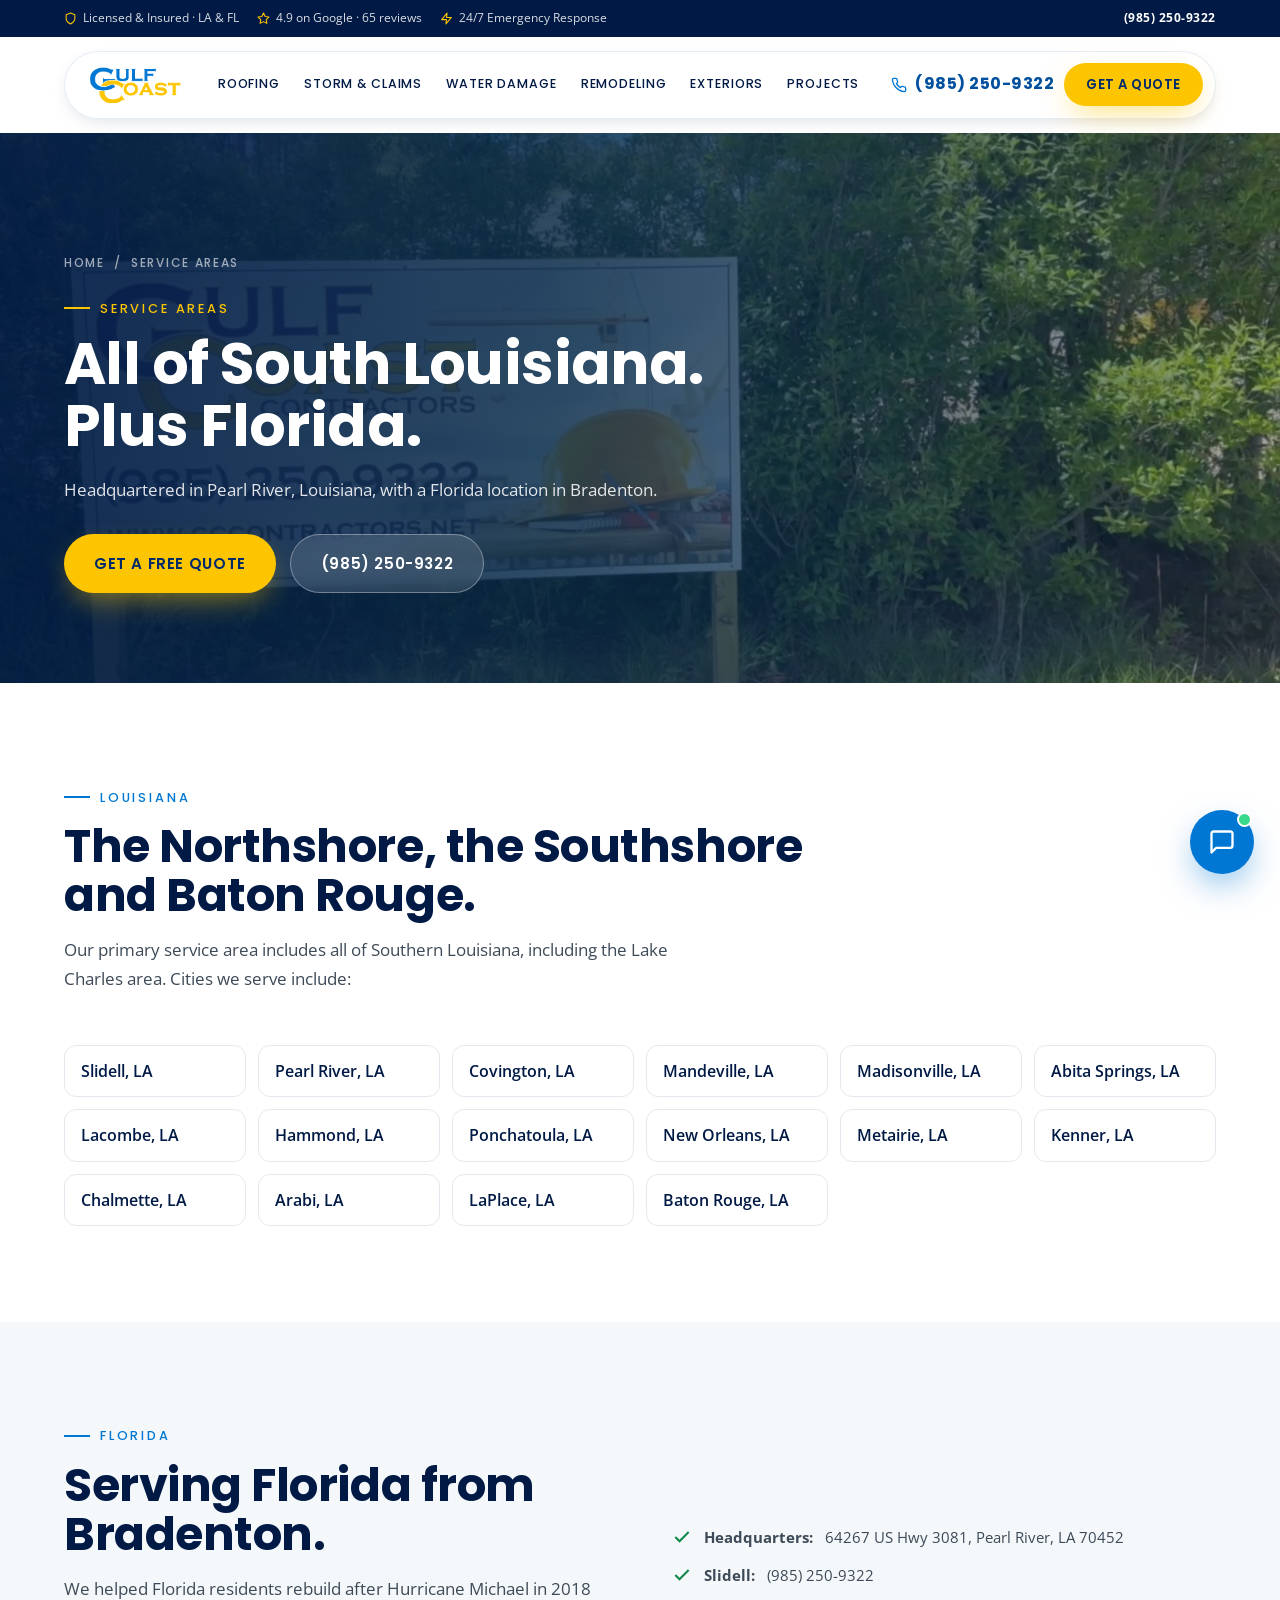
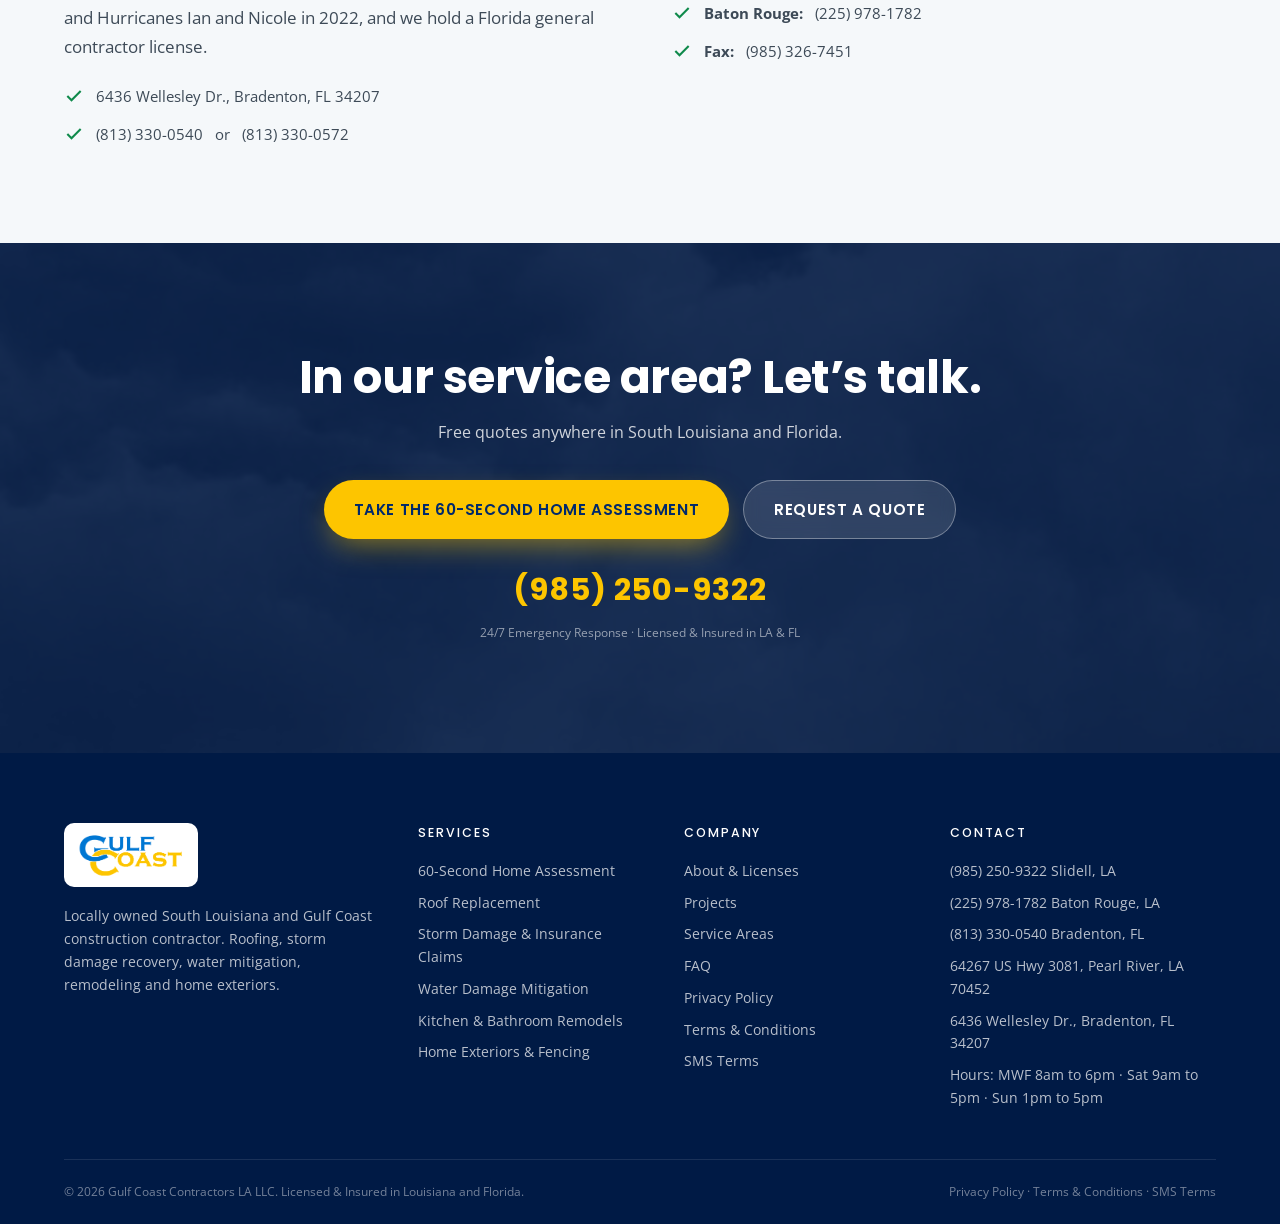
<file: gc-website/service-areas.html>
<!DOCTYPE html>
<html lang="en">
<head>
<meta charset="utf-8">
<meta name="viewport" content="width=device-width, initial-scale=1">
<title>Service Areas — South Louisiana &amp; Florida | Gulf Coast Contractors</title>
<meta name="description" content="Serving Slidell, Covington, Mandeville, New Orleans, Metairie, Baton Rouge and all of South Louisiana, plus Florida from our Bradenton location.">
<meta name="robots" content="noindex">
<meta property="og:site_name" content="Gulf Coast Contractors">
<meta property="og:title" content="Service Areas — South Louisiana &amp; Florida | Gulf Coast Contractors">
<meta property="og:description" content="Serving Slidell, Covington, Mandeville, New Orleans, Metairie, Baton Rouge and all of South Louisiana, plus Florida from our Bradenton location.">
<meta name="theme-color" content="#00509d">
<link rel="icon" href="assets/favicon.png">
<link rel="preconnect" href="https://fonts.googleapis.com">
<link href="https://fonts.googleapis.com/css2?family=Poppins:wght@500;600;700&family=Open+Sans:wght@400;600;700;800&display=swap" rel="stylesheet">
<link rel="stylesheet" href="assets/site.css">
<style>
.hero-ctas .btn{max-width:100%;white-space:normal;text-align:center}
@media(max-width:600px){.hero-ctas .btn{width:100%}}
</style>
</head>
<body>

<header class="phero">
  <div class="hero-media"><img src="assets/gc-sign.jpg" alt="Gulf Coast Contractors"></div>
  <div class="hero-shade"></div>
  <div class="wrap">
    <span class="crumb"><a href="index.html">Home</a> &nbsp;/&nbsp; Service Areas</span>
    <span class="kicker">Service areas</span>
    <h1>All of South Louisiana.<br>Plus Florida.</h1>
    <p class="lead">Headquartered in Pearl River, Louisiana, with a Florida location in Bradenton.</p>
    <div class="hero-ctas">
      <a class="btn btn-red" href="contact.html">Get a Free Quote</a>
      <a class="btn btn-glass" href="tel:9852509322">(985) 250-9322</a>
    </div>
  </div>
</header>
<section class="sec"><div class="wrap"><div class="sec-head rv"><span class="kicker">Louisiana</span><h2>The Northshore, the Southshore and Baton Rouge.</h2><p class="lead">Our primary service area includes all of Southern Louisiana, including the Lake Charles area. Cities we serve include:</p></div><div class="city-grid rv"><span>Slidell, LA</span><span>Pearl River, LA</span><span>Covington, LA</span><span>Mandeville, LA</span><span>Madisonville, LA</span><span>Abita Springs, LA</span><span>Lacombe, LA</span><span>Hammond, LA</span><span>Ponchatoula, LA</span><span>New Orleans, LA</span><span>Metairie, LA</span><span>Kenner, LA</span><span>Chalmette, LA</span><span>Arabi, LA</span><span>LaPlace, LA</span><span>Baton Rouge, LA</span></div></div></section>
<section class="sec alt"><div class="wrap"><div class="split">
<div class="rv"><span class="kicker">Florida</span><h2>Serving Florida from Bradenton.</h2>
<p class="lead" style="margin-top:14px">We helped Florida residents rebuild after Hurricane Michael in 2018 and Hurricanes Ian and Nicole in 2022, and we hold a Florida general contractor license.</p>
<div class="checks"><div class="check"><svg viewBox="0 0 24 24" fill="none" stroke="currentColor" stroke-width="2.5"><path d="M20 6L9 17l-5-5"/></svg>6436 Wellesley Dr., Bradenton, FL 34207</div><div class="check"><svg viewBox="0 0 24 24" fill="none" stroke="currentColor" stroke-width="2.5"><path d="M20 6L9 17l-5-5"/></svg><a href="tel:8133300540">(813) 330-0540</a> or <a href="tel:8133300572">(813) 330-0572</a></div></div></div>
<div class="rv rv-d1"><div class="checks"><div class="check"><svg viewBox="0 0 24 24" fill="none" stroke="currentColor" stroke-width="2.5"><path d="M20 6L9 17l-5-5"/></svg><b>Headquarters:</b> 64267 US Hwy 3081, Pearl River, LA 70452</div><div class="check"><svg viewBox="0 0 24 24" fill="none" stroke="currentColor" stroke-width="2.5"><path d="M20 6L9 17l-5-5"/></svg><b>Slidell:</b> <a href="tel:9852509322">(985) 250-9322</a></div><div class="check"><svg viewBox="0 0 24 24" fill="none" stroke="currentColor" stroke-width="2.5"><path d="M20 6L9 17l-5-5"/></svg><b>Baton Rouge:</b> <a href="tel:2259781782">(225) 978-1782</a></div><div class="check"><svg viewBox="0 0 24 24" fill="none" stroke="currentColor" stroke-width="2.5"><path d="M20 6L9 17l-5-5"/></svg><b>Fax:</b> (985) 326-7451</div></div></div>
</div></div></section>

<section class="cta-band">
  <div class="hero-media"><img src="assets/storm-damage.jpg" alt="Gulf Coast Contractors project"></div>
  <div class="cta-shade"></div>
  <div class="wrap rv">
    <h2>In our service area? Let&rsquo;s talk.</h2>
    <p>Free quotes anywhere in South Louisiana and Florida.</p>
    <div class="hero-ctas">
      <a class="btn btn-red" href="https://andrewpcherry.github.io/demo/gc-funnel/">Take the 60-Second Home Assessment</a>
      <a class="btn btn-glass" href="contact.html">Request a Quote</a>
    </div>
    <a class="cta-ph" href="tel:9852509322">(985) 250-9322</a>
    <small>24/7 Emergency Response &middot; Licensed &amp; Insured in LA &amp; FL</small>
  </div>
</section>

<script>
window.PAGE = { key: "service-areas.html", chat: [{"ai": "Hi! Not sure if we cover your area? Tell me your city.", "d": 1400}, {"user": "Hammond"}, {"ai": "Yes, Hammond is in our service area. Want a free quote?", "card": {"icon": "cal", "title": "Free Quote · Hammond, LA", "sub": "No obligation"}, "d": 1400}] };
</script>
<script src="assets/reviews.js"></script>
<script src="assets/site.js"></script>
</body>
</html>
</file>
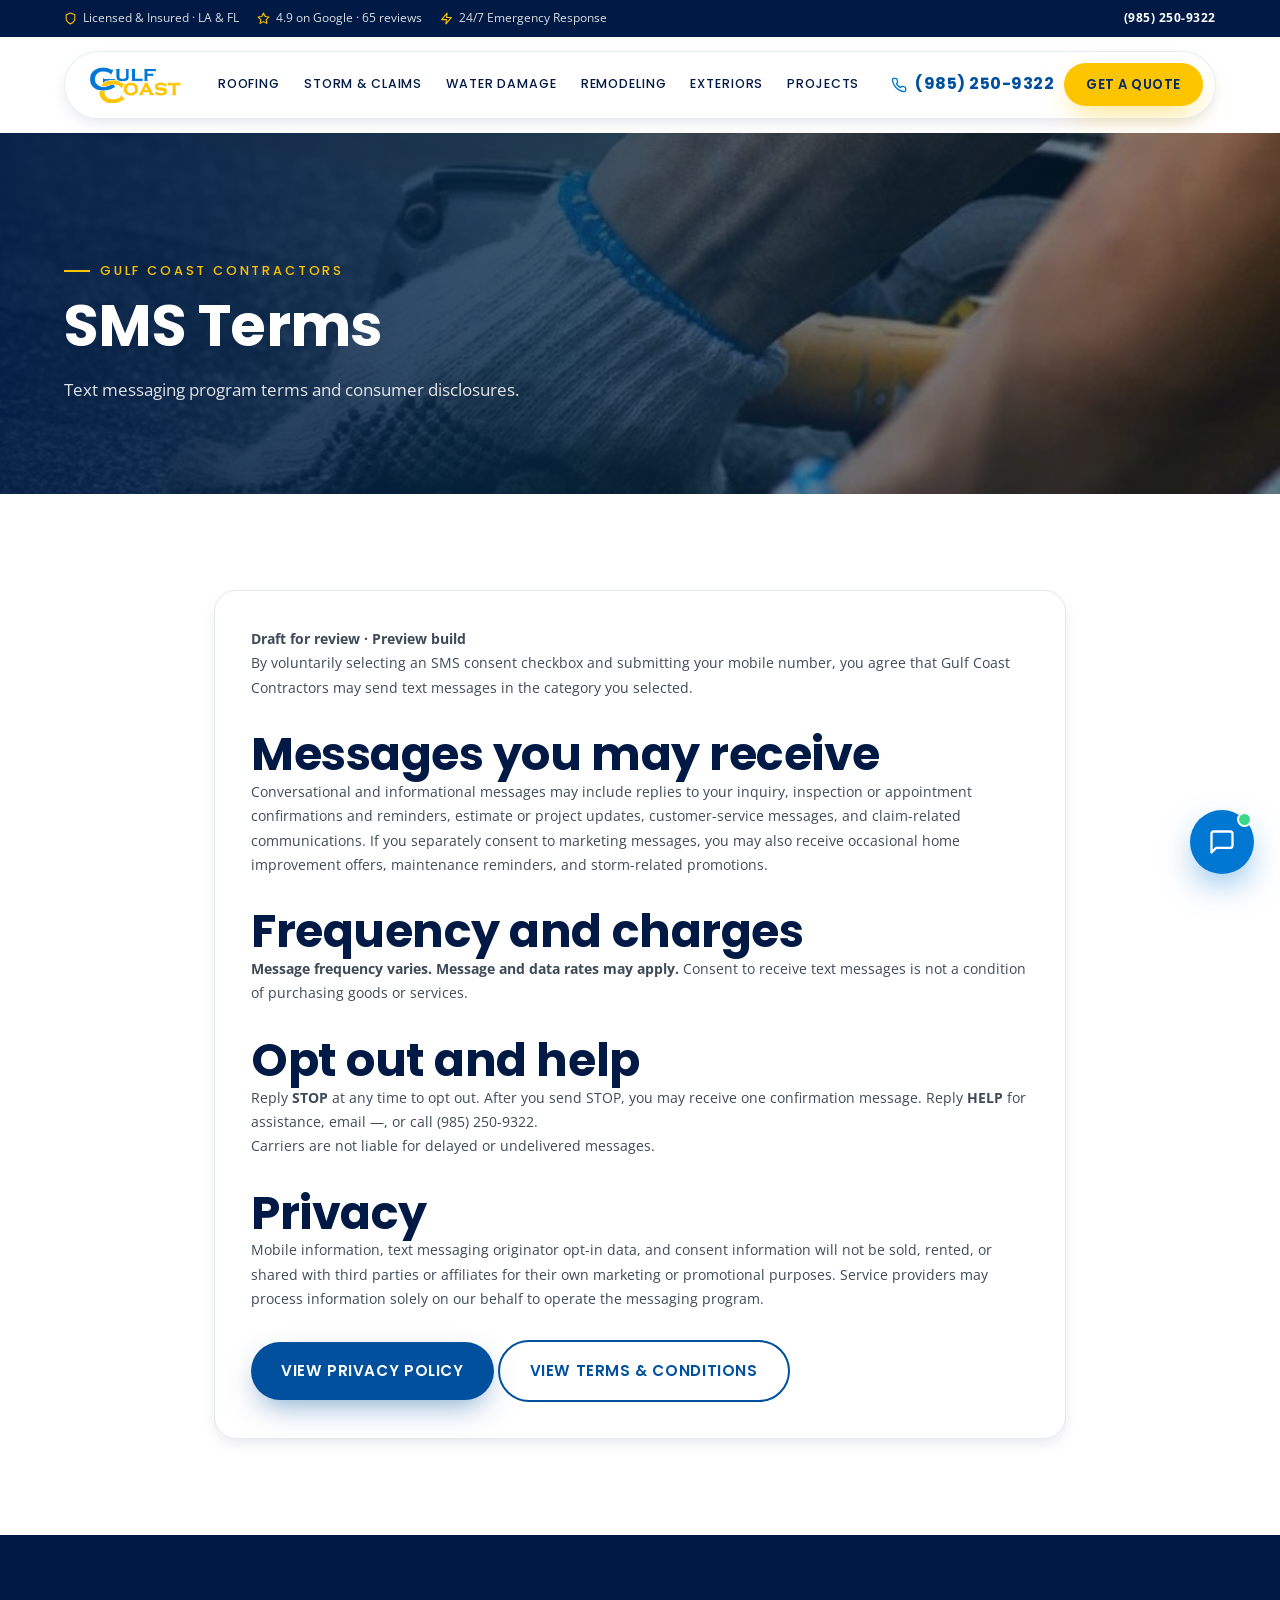
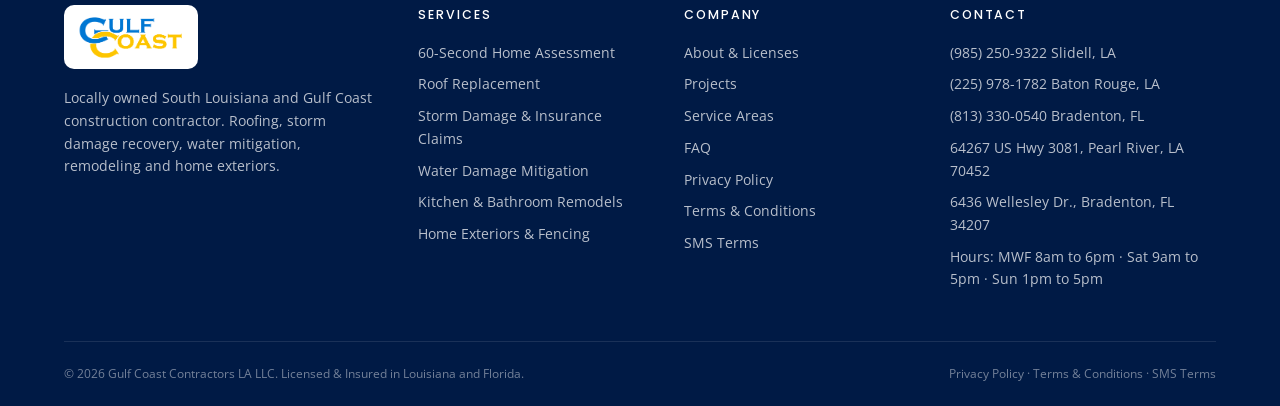
<file: gc-website/sms-terms.html>
<!DOCTYPE html>
<html lang="en">
<head>
<meta charset="utf-8">
<meta name="viewport" content="width=device-width, initial-scale=1">
<title>SMS Terms — Gulf Coast Contractors</title>
<meta name="description" content="Text messaging program terms for Gulf Coast Contractors: consent, message frequency, STOP/HELP instructions, and privacy commitments.">
<link rel="canonical" href="https://gccontractors.net/sms-terms">
<meta property="og:title" content="SMS Terms — Gulf Coast Contractors">
<meta property="og:description" content="Text messaging program terms and consumer disclosures for Gulf Coast Contractors.">
<meta property="og:url" content="https://gccontractors.net/sms-terms">
<script type="application/ld+json">{"@context":"https://schema.org","@type":"WebPage","name":"SMS Terms","url":"https://gccontractors.net/sms-terms","inLanguage":"en-US","publisher":{"@type":"Organization","name":"Gulf Coast Contractors","telephone":"+1-(985) 250-9322","email":"—","url":"https://gccontractors.net"}}</script>
<meta name="theme-color" content="#00509d">
<link rel="icon" href="assets/logo.png">
<link rel="preconnect" href="https://fonts.googleapis.com">
<link href="https://fonts.googleapis.com/css2?family=Poppins:wght@500;600;700&amp;family=Open+Sans:wght@400;600;700;800&amp;display=swap" rel="stylesheet">
<link rel="stylesheet" href="assets/site.css">
</head>
<body>
<header class="phero">
  <div class="hero-media"><img src="assets/roof-replacement.jpg" alt="Gulf Coast Contractors"></div>
  <div class="hero-shade"></div>
  <div class="wrap">
    <span class="kicker">Gulf Coast Contractors</span>
    <h1>SMS Terms</h1>
    <p class="lead">Text messaging program terms and consumer disclosures.</p>
  </div>
</header>
<main class="sec">
  <div class="wrap" style="max-width:900px">
    <div class="fcard" style="padding:36px;line-height:1.75">
      <p><strong>Draft for review · Preview build</strong></p>
      <p>By voluntarily selecting an SMS consent checkbox and submitting your mobile number, you agree that Gulf Coast Contractors may send text messages in the category you selected.</p>
      <h2 style="margin-top:30px">Messages you may receive</h2>
      <p>Conversational and informational messages may include replies to your inquiry, inspection or appointment confirmations and reminders, estimate or project updates, customer-service messages, and claim-related communications. If you separately consent to marketing messages, you may also receive occasional home improvement offers, maintenance reminders, and storm-related promotions.</p>
      <h2 style="margin-top:30px">Frequency and charges</h2>
      <p><strong>Message frequency varies. Message and data rates may apply.</strong> Consent to receive text messages is not a condition of purchasing goods or services.</p>
      <h2 style="margin-top:30px">Opt out and help</h2>
      <p>Reply <strong>STOP</strong> at any time to opt out. After you send STOP, you may receive one confirmation message. Reply <strong>HELP</strong> for assistance, email <a href="mailto:—">—</a>, or call <a href="tel:9852509322">(985) 250-9322</a>.</p>
      <p>Carriers are not liable for delayed or undelivered messages.</p>
      <h2 style="margin-top:30px">Privacy</h2>
      <p>Mobile information, text messaging originator opt-in data, and consent information will not be sold, rented, or shared with third parties or affiliates for their own marketing or promotional purposes. Service providers may process information solely on our behalf to operate the messaging program.</p>
      <p style="margin-top:28px"><a class="btn btn-navy" href="privacy.html">View Privacy Policy</a> <a class="btn btn-ghost" href="terms.html">View Terms &amp; Conditions</a></p>
    </div>
  </div>
</main>
<script>window.PAGE={key:"sms-terms.html",chat:[]};</script>
<script src="assets/reviews.js"></script>
<script src="assets/site.js"></script>
</body>
</html>
</file>
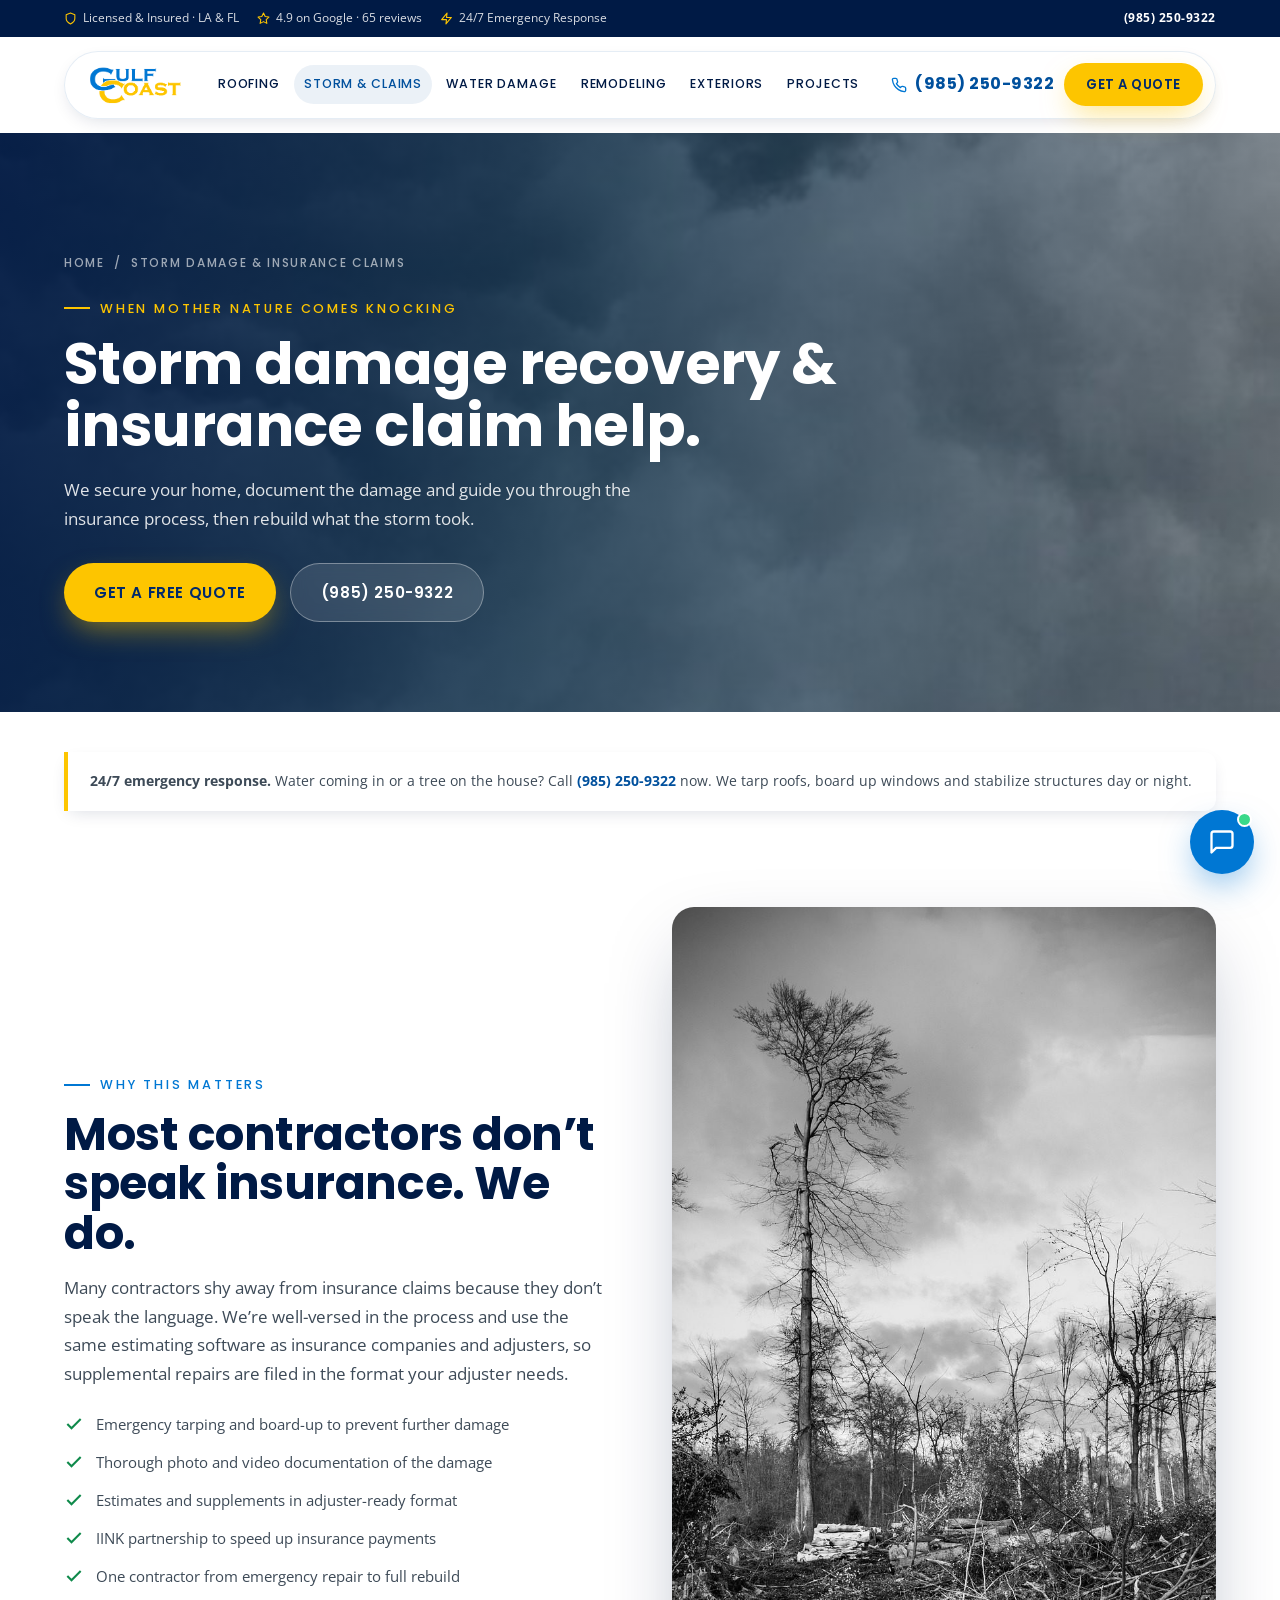
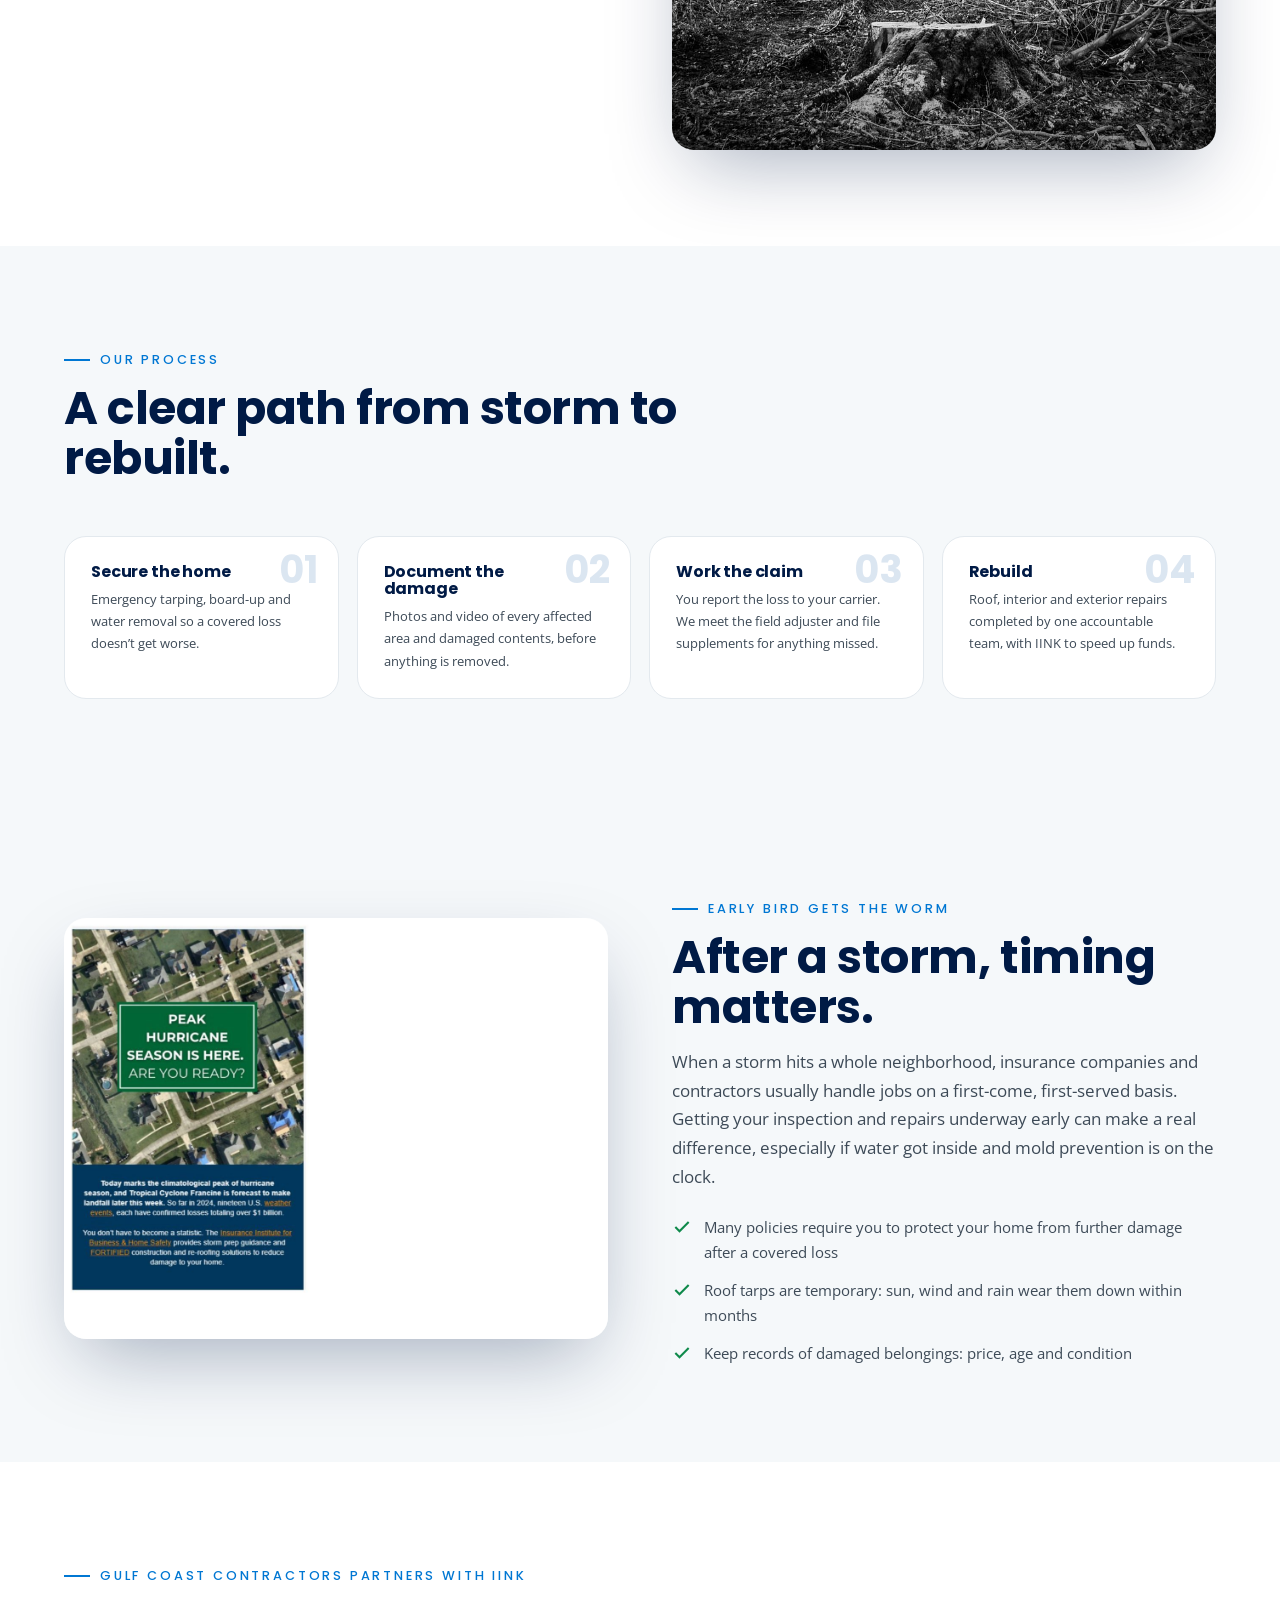
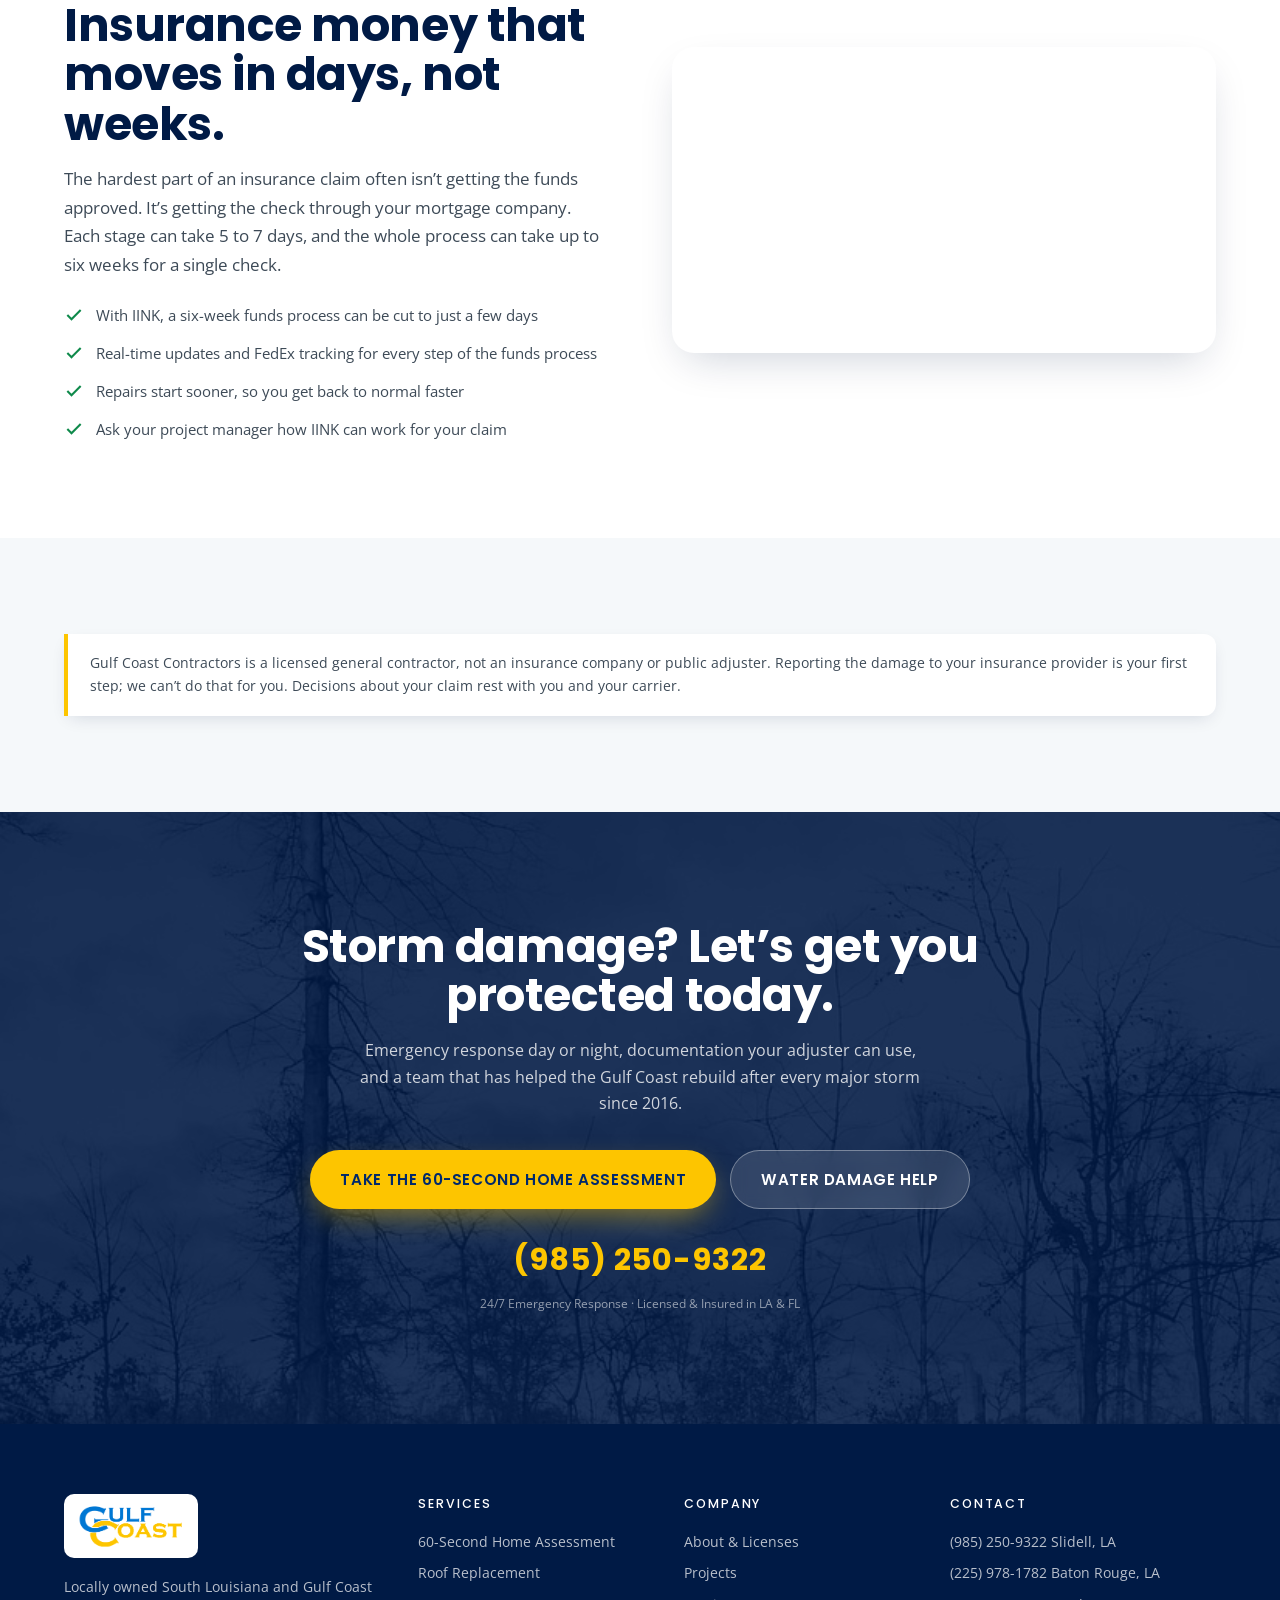
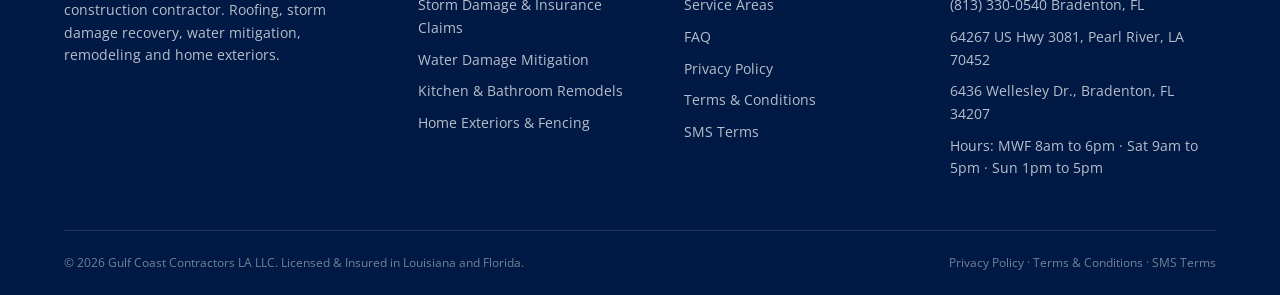
<file: gc-website/storm-damage.html>
<!DOCTYPE html>
<html lang="en">
<head>
<meta charset="utf-8">
<meta name="viewport" content="width=device-width, initial-scale=1">
<title>Storm Damage Recovery &amp; Insurance Claim Help | Gulf Coast Contractors</title>
<meta name="description" content="Emergency storm response, roof tarping, damage documentation and insurance claim support across South Louisiana and Florida. IINK partner for faster insurance payments.">
<meta name="robots" content="noindex">
<meta property="og:site_name" content="Gulf Coast Contractors">
<meta property="og:title" content="Storm Damage Recovery &amp; Insurance Claim Help | Gulf Coast Contractors">
<meta property="og:description" content="Emergency storm response, roof tarping, damage documentation and insurance claim support across South Louisiana and Florida. IINK partner for faster insurance payments.">
<meta name="theme-color" content="#00509d">
<link rel="icon" href="assets/favicon.png">
<link rel="preconnect" href="https://fonts.googleapis.com">
<link href="https://fonts.googleapis.com/css2?family=Poppins:wght@500;600;700&family=Open+Sans:wght@400;600;700;800&display=swap" rel="stylesheet">
<link rel="stylesheet" href="assets/site.css">
<style>
.hero-ctas .btn{max-width:100%;white-space:normal;text-align:center}
@media(max-width:600px){.hero-ctas .btn{width:100%}}
</style>
</head>
<body>

<header class="phero">
  <div class="hero-media"><img src="assets/storm-damage.jpg" alt="Storm clouds over the Gulf Coast"></div>
  <div class="hero-shade"></div>
  <div class="wrap">
    <span class="crumb"><a href="index.html">Home</a> &nbsp;/&nbsp; Storm Damage &amp; Insurance Claims</span>
    <span class="kicker">When Mother Nature comes knocking</span>
    <h1>Storm damage recovery &amp;<br>insurance claim help.</h1>
    <p class="lead">We secure your home, document the damage and guide you through the insurance process, then rebuild what the storm took.</p>
    <div class="hero-ctas">
      <a class="btn btn-red" href="contact.html">Get a Free Quote</a>
      <a class="btn btn-glass" href="tel:9852509322">(985) 250-9322</a>
    </div>
  </div>
</header>
<section class="sec" style="padding:40px 0 0"><div class="wrap"><div class="notice rv"><b>24/7 emergency response.</b> Water coming in or a tree on the house? Call <a href="tel:9852509322" style="font-weight:700;color:var(--navy)">(985) 250-9322</a> now. We tarp roofs, board up windows and stabilize structures day or night.</div></div></section>
<section class="sec"><div class="wrap"><div class="split"><div class="rv"><span class="kicker">Why this matters</span><h2>Most contractors don&rsquo;t speak insurance. We do.</h2><p class="lead" style="margin-top:14px">Many contractors shy away from insurance claims because they don&rsquo;t speak the language. We&rsquo;re well-versed in the process and use the same estimating software as insurance companies and adjusters, so supplemental repairs are filed in the format your adjuster needs.</p><div class="checks"><div class="check"><svg viewBox="0 0 24 24" fill="none" stroke="currentColor" stroke-width="2.5"><path d="M20 6L9 17l-5-5"/></svg>Emergency tarping and board-up to prevent further damage</div><div class="check"><svg viewBox="0 0 24 24" fill="none" stroke="currentColor" stroke-width="2.5"><path d="M20 6L9 17l-5-5"/></svg>Thorough photo and video documentation of the damage</div><div class="check"><svg viewBox="0 0 24 24" fill="none" stroke="currentColor" stroke-width="2.5"><path d="M20 6L9 17l-5-5"/></svg>Estimates and supplements in adjuster-ready format</div><div class="check"><svg viewBox="0 0 24 24" fill="none" stroke="currentColor" stroke-width="2.5"><path d="M20 6L9 17l-5-5"/></svg>IINK partnership to speed up insurance payments</div><div class="check"><svg viewBox="0 0 24 24" fill="none" stroke="currentColor" stroke-width="2.5"><path d="M20 6L9 17l-5-5"/></svg>One contractor from emergency repair to full rebuild</div></div></div><div class="split-img rv rv-d1"><img src="assets/storm-trees.jpg" alt="Storm-damaged trees"></div></div></div></section>
<section class="sec alt"><div class="wrap"><div class="sec-head rv"><span class="kicker">Our process</span><h2>A clear path from storm to rebuilt.</h2></div><div class="steps"><div class="step-c rv"><h3>Secure the home</h3><p>Emergency tarping, board-up and water removal so a covered loss doesn&rsquo;t get worse.</p></div><div class="step-c rv"><h3>Document the damage</h3><p>Photos and video of every affected area and damaged contents, before anything is removed.</p></div><div class="step-c rv"><h3>Work the claim</h3><p>You report the loss to your carrier. We meet the field adjuster and file supplements for anything missed.</p></div><div class="step-c rv"><h3>Rebuild</h3><p>Roof, interior and exterior repairs completed by one accountable team, with IINK to speed up funds.</p></div></div></div></section>
<section class="sec alt"><div class="wrap"><div class="split"><div class="split-img rv"><img src="assets/hurricane-ready.jpg" alt="Hurricane season preparedness flyer"></div><div class="rv rv-d1"><span class="kicker">Early bird gets the worm</span><h2>After a storm, timing matters.</h2><p class="lead" style="margin-top:14px">When a storm hits a whole neighborhood, insurance companies and contractors usually handle jobs on a first-come, first-served basis. Getting your inspection and repairs underway early can make a real difference, especially if water got inside and mold prevention is on the clock.</p><div class="checks"><div class="check"><svg viewBox="0 0 24 24" fill="none" stroke="currentColor" stroke-width="2.5"><path d="M20 6L9 17l-5-5"/></svg>Many policies require you to protect your home from further damage after a covered loss</div><div class="check"><svg viewBox="0 0 24 24" fill="none" stroke="currentColor" stroke-width="2.5"><path d="M20 6L9 17l-5-5"/></svg>Roof tarps are temporary: sun, wind and rain wear them down within months</div><div class="check"><svg viewBox="0 0 24 24" fill="none" stroke="currentColor" stroke-width="2.5"><path d="M20 6L9 17l-5-5"/></svg>Keep records of damaged belongings: price, age and condition</div></div></div></div></div></section>
<section class="sec">
  <div class="wrap">
    <div class="split">
      <div class="rv">
        <span class="kicker">Gulf Coast Contractors partners with IINK</span>
        <h2>Insurance money that moves in days, not weeks.</h2>
        <p class="lead" style="margin-top:14px">The hardest part of an insurance claim often isn&rsquo;t getting the funds approved. It&rsquo;s getting the check through your mortgage company. Each stage can take 5 to 7 days, and the whole process can take up to six weeks for a single check.</p>
        <div class="checks"><div class="check"><svg viewBox="0 0 24 24" fill="none" stroke="currentColor" stroke-width="2.5"><path d="M20 6L9 17l-5-5"/></svg>With IINK, a six-week funds process can be cut to just a few days</div><div class="check"><svg viewBox="0 0 24 24" fill="none" stroke="currentColor" stroke-width="2.5"><path d="M20 6L9 17l-5-5"/></svg>Real-time updates and FedEx tracking for every step of the funds process</div><div class="check"><svg viewBox="0 0 24 24" fill="none" stroke="currentColor" stroke-width="2.5"><path d="M20 6L9 17l-5-5"/></svg>Repairs start sooner, so you get back to normal faster</div><div class="check"><svg viewBox="0 0 24 24" fill="none" stroke="currentColor" stroke-width="2.5"><path d="M20 6L9 17l-5-5"/></svg>Ask your project manager how IINK can work for your claim</div></div>
      </div>
      <div class="rv rv-d1"><div class="video-embed"><iframe src="https://www.youtube-nocookie.com/embed/FoEGDBub5VU" title="How IINK speeds up insurance claim payments" loading="lazy" allow="accelerometer; encrypted-media; picture-in-picture" allowfullscreen></iframe></div></div>
    </div>
  </div>
</section>
<section class="sec alt"><div class="wrap"><div class="notice rv">Gulf Coast Contractors is a licensed general contractor, not an insurance company or public adjuster. Reporting the damage to your insurance provider is your first step; we can&rsquo;t do that for you. Decisions about your claim rest with you and your carrier.</div></div></section>

<section class="cta-band">
  <div class="hero-media"><img src="assets/storm-trees.jpg" alt="Gulf Coast Contractors project"></div>
  <div class="cta-shade"></div>
  <div class="wrap rv">
    <h2>Storm damage? Let&rsquo;s get you protected today.</h2>
    <p>Emergency response day or night, documentation your adjuster can use, and a team that has helped the Gulf Coast rebuild after every major storm since 2016.</p>
    <div class="hero-ctas">
      <a class="btn btn-red" href="https://andrewpcherry.github.io/demo/gc-funnel/">Take the 60-Second Home Assessment</a>
      <a class="btn btn-glass" href="water-mitigation.html">Water Damage Help</a>
    </div>
    <a class="cta-ph" href="tel:9852509322">(985) 250-9322</a>
    <small>24/7 Emergency Response &middot; Licensed &amp; Insured in LA &amp; FL</small>
  </div>
</section>

<script>
window.PAGE = { key: "storm-damage.html", chat: [{"ai": "Hi! Are you dealing with fresh storm damage, or an insurance claim that's already open?", "d": 1500}, {"chips": ["Fresh damage", "Open claim", "Slow insurance check"], "pick": 2, "t": 1500}, {"user": "Our claim was approved weeks ago but the check is stuck with our mortgage company"}, {"ai": "That's one of the most common delays we see. Each stage with the mortgage company can take 5 to 7 days, and a single check can take up to six weeks. We partner with IINK, which can shorten that to just a few days, with real-time tracking.", "d": 2100}, {"user": "How do we get started?"}, {"ai": "We'll have a project manager walk you through it. Pick a time for a quick call.", "card": {"icon": "cal", "title": "Claim & IINK Consultation", "sub": "15-minute call with a project manager"}, "d": 1500}] };
</script>
<script src="assets/reviews.js"></script>
<script src="assets/site.js"></script>
</body>
</html>
</file>
<file: style.css>
@import url('https://fonts.googleapis.com/css2?family=DM+Sans:wght@400;450;500;550;600;650;700&display=swap');
:root{font-family:'DM Sans',-apple-system,BlinkMacSystemFont,'Segoe UI',sans-serif;color:#19263d;background:#f6f7fb;font-synthesis:none;font-size:16px;--purple:#6350df;--muted:#758197;--border:#e6e9f0;--nav:#172439;--green:#168678;--red:#c56a49}*{box-sizing:border-box}body{margin:0}button,input,select,textarea{font:inherit}button,select{cursor:pointer}button{display:inline-flex;align-items:center;justify-content:center;gap:8px;border:1px solid var(--border);border-radius:7px;background:white;color:inherit;padding:10px 14px;font-size:.875rem;font-weight:550;transition:background .15s,transform .15s}button:hover{background:#f1f0fd}button:active{transform:translateY(1px)}button:focus-visible,a:focus-visible,select:focus-visible{outline:3px solid #ada0ff;outline-offset:3px}button:disabled{opacity:.55;cursor:default}.primary{background:var(--purple);border-color:var(--purple);color:#fff}.primary:hover{background:#5140c3}.ghost{border:0;background:transparent}.small{padding:7px 11px;font-size:.8125rem}.icon{width:18px;height:18px;stroke:currentColor;stroke-width:1.7;fill:none;flex-shrink:0}.sidebar{width:224px;background:var(--nav);color:#acb7cb;position:fixed;inset:0 auto 0 0;display:flex;flex-direction:column;z-index:20}.brand{height:73px;display:flex;align-items:center;gap:10px;padding:0 22px;color:white;font-size:21px;font-weight:700;letter-spacing:-.6px}.brand span{font-size:11px;letter-spacing:1px;font-weight:500;opacity:.6;margin-left:3px}.mark{width:32px;height:32px;background:#7765ef;color:#fff;display:grid;place-items:center;border-radius:9px}.location{margin:5px 14px 22px;padding:12px;background:#22324b;border-color:#35445d;color:#fff;justify-content:flex-start;text-align:left}.location small{display:block;color:#9caac1;margin-top:3px;font-size:12px}.navlabel{font-size:10px;letter-spacing:1.6px;font-weight:650;padding:0 25px;margin:11px 0}.nav{padding:0 12px;display:grid;gap:3px}.nav button{border:0;background:transparent;color:#b8c2d4;justify-content:flex-start;padding:12px;font-size:14px;font-weight:450}.nav button:hover{background:#24344d;color:white}.nav button.active{background:#344165;color:white;box-shadow:inset 3px 0 #a394ff}.nav .count{margin-left:auto;background:#425174;color:#fff;font-size:11px;padding:2px 6px;border-radius:4px}.sidebar-bottom{margin-top:auto;padding:18px 20px;border-top:1px solid #2b3950;font-size:12px;line-height:1.6}.sidebar-bottom strong{color:#e1e6f0;display:block}.main{margin-left:224px}.topbar{height:73px;padding:0 30px;background:#fff;border-bottom:1px solid var(--border);display:flex;align-items:center;justify-content:space-between;gap:12px}.breadcrumb{font-size:14px;color:#8190a5;display:flex;gap:14px;align-items:center}.breadcrumb strong{font-weight:550;color:#35435a}.top-right{display:flex;align-items:center;gap:12px}.avatar{width:34px;height:34px;border-radius:50%;background:#e9e5fb;color:#6251b5;display:inline-grid;place-items:center;font-size:12px;font-weight:650;flex-shrink:0}.avatar.teal{background:#dff3ed;color:#227c6c}.avatar.coral{background:#fcebe4;color:#b46c46}.role{border:0;background:transparent;color:#40516a;font-size:13px;max-width:160px}.demo-strip{background:#efedfc;color:#695d99;padding:8px 30px;font-size:12px;display:flex;justify-content:space-between;gap:12px}.demo-strip b{font-weight:650}.demo-strip button{font-size:12px;padding:0;border:0;background:transparent;color:#61529e}.content{padding:28px 30px 36px;max-width:1800px;margin:auto}.pagehead{display:flex;justify-content:space-between;gap:20px;align-items:center;margin-bottom:24px}.eyebrow{font-size:11px;font-weight:650;letter-spacing:1.5px;color:#7b8598;margin:0 0 8px}h1{font-size:27px;font-weight:650;letter-spacing:-.8px;margin:0 0 7px}p{line-height:1.55}h2{font-size:16px;font-weight:650;margin:0}h3{font-size:15px;font-weight:650;margin:0 0 8px}.subtext{font-size:14px;color:var(--muted);margin:0}.actions{display:flex;gap:9px;align-items:center}.kpis{display:grid;grid-template-columns:repeat(4,1fr);gap:16px;margin-bottom:22px}.card{background:#fff;border:1px solid var(--border);border-radius:9px;overflow:hidden;box-shadow:0 2px 3px #17243b02}.metric{padding:20px;position:relative;text-align:left;display:block;width:100%}.metric .label{font-size:13px;color:#69778c;display:flex;justify-content:space-between;align-items:center}.metric .number{font-size:30px;letter-spacing:-1px;color:#1b2a41;margin:13px 0 9px;font-weight:650}.metric .foot{font-size:12px;color:#8490a2}.up{color:#148471;font-weight:600}.badge{display:inline-flex;align-items:center;padding:4px 8px;border-radius:5px;font-size:11px;font-weight:600;white-space:nowrap;color:#6a5da8;background:#efedfa}.badge.green{color:#208371;background:#e6f5ee}.badge.orange{color:#b17725;background:#fff3dd}.badge.red{color:#b66046;background:#fcf0e9}.grid{display:grid;grid-template-columns:minmax(0,1.75fr) minmax(300px,1fr);gap:20px;margin-bottom:20px}.cardhead{display:flex;align-items:center;justify-content:space-between;padding:20px 22px;gap:12px}.cardhead p{font-size:12px;color:var(--muted);margin:5px 0 0}.chart-wrap{padding:0 20px 8px}.chart{width:100%;height:auto;display:block}.chart text{font-size:11px;fill:#8a96a9;font-family:inherit}.legend{display:flex;gap:20px;align-items:center;font-size:12px;color:#7a879c}.legend i{display:inline-block;width:8px;height:8px;border-radius:2px;margin-right:6px}.brief{background:#faf9ff;border-color:#e4dff7}.brief .cardhead{padding-bottom:12px}.brief-intro{padding:0 22px;margin:0 0 8px;color:#738097;font-size:12px}.brief-item{padding:15px 22px;border-bottom:1px solid #eae6f5;display:flex;gap:12px;align-items:flex-start}.brief-item:last-child{border:0}.brief-item h3{font-size:13px;margin:0 0 5px;line-height:1.4}.brief-item p{font-size:12px;color:#78829a;margin:0}.brief-item button{border:0;background:transparent;padding:0;justify-content:flex-start;text-align:left}.brief-icon{width:29px;height:29px;border-radius:7px;background:#eee8fc;color:#7964cd;display:grid;place-items:center;flex-shrink:0}.brief-icon.coral{color:#c0805d;background:#fbebe3}.brief-icon.teal{color:#398b7c;background:#e3f3ed}.table-wrap{overflow:auto}table{width:100%;border-collapse:collapse;white-space:nowrap;font-size:13px}th{text-align:left;padding:11px 22px;color:#8290a4;font-size:11px;font-weight:550;background:#fbfcfe;border-block:1px solid var(--border)}td{padding:14px 22px;border-bottom:1px solid #eef0f5}tr:last-child td{border-bottom:0}.namecell{display:flex;align-items:center;gap:10px}.namecell strong{font-size:13px;font-weight:550;display:block}.namecell small{display:block;font-size:11px;color:#8791a2;margin-top:3px}.tablebtn{padding:0;border:0;background:transparent;text-align:left}.tablebtn:hover{text-decoration:underline;background:transparent}.num{font-variant-numeric:tabular-nums}.muted{color:var(--muted)}.rowlink{cursor:pointer}.rowlink:hover{background:#faf9ff}.pipeline-mini{padding:3px 22px 19px}.pipeline-row{margin:15px 0}.pipeline-row>div{display:flex;justify-content:space-between;font-size:12px;margin-bottom:7px}.bar{height:7px;border-radius:3px;background:#f0eff7;overflow:hidden}.bar i{height:100%;display:block;border-radius:3px;background:#9383e9}.footnote{font-size:11px;color:#8c95a5;margin:13px 0 0;line-height:1.6}.cardfooter{padding:14px 22px;border-top:1px solid var(--border);display:flex;justify-content:space-between;align-items:center;font-size:12px;color:#7c899e}.textlink{background:none;border:0;padding:0;color:#6654cc;font-size:12px}.menu-toggle{display:none}.toast{position:fixed;bottom:25px;left:50%;transform:translateX(-50%);padding:14px 20px;border-radius:9px;background:#24374d;color:#fff;box-shadow:0 8px 30px #16283a40;z-index:200;font-size:14px;max-width:90vw}.backdrop{position:fixed;inset:0;background:#0e1d3655;z-index:80;display:flex;justify-content:flex-end;backdrop-filter:blur(2px)}.drawer{width:540px;max-width:100%;height:100%;overflow:auto;background:#fff;padding:28px;box-shadow:-10px 0 70px #13213b20}.drawerhead{display:flex;justify-content:space-between;align-items:flex-start;margin-bottom:25px}.drawerhead h2{font-size:22px;margin:8px 0}.divider{border:0;border-top:1px solid var(--border);margin:24px 0}.detailrow{display:flex;justify-content:space-between;padding:12px 0;font-size:14px;border-bottom:1px solid #eef0f5;gap:20px}.detailrow.total{font-weight:650;font-size:18px;border:0}.inset{padding:16px;background:#f6f7fb;border-radius:8px;margin:18px 0;font-size:14px;line-height:1.65}.wide{width:100%}.stack{display:grid;gap:12px}.tour{background:#262f4b;color:#fff;border-radius:9px;padding:18px 22px;margin-bottom:22px;display:flex;align-items:center;gap:20px}.tour p{margin:4px 0 0;font-size:13px;color:#bac3d8}.tour strong{font-size:15px}.tour .actions{margin-left:auto;flex-shrink:0}.tour .ghost{color:#c4cde0}.tour-count{border:1px solid #626381;color:#c7baff;border-radius:8px;padding:10px;font-size:13px;white-space:nowrap}.tabs{display:flex;gap:22px;border-bottom:1px solid var(--border);margin:-5px 0 22px}.tabs button{background:none;border:0;border-radius:0;padding:13px 0;color:#8890a0;font-size:14px}.tabs button.active{color:#6453ce;border-bottom:2px solid #6453ce}.toolbar{display:flex;gap:12px;justify-content:space-between;align-items:center;margin-bottom:18px}input,textarea,select.control{border:1px solid #dde2eb;border-radius:7px;padding:10px 12px;background:#fff;color:#34455f;font-size:14px}input{min-width:230px}textarea{width:100%;resize:vertical;line-height:1.6;min-height:130px}.split{display:grid;grid-template-columns:300px minmax(0,1fr);min-height:590px}.listpane{border-right:1px solid var(--border)}.contactitem{width:100%;border:0;border-radius:0;border-bottom:1px solid var(--border);padding:18px;text-align:left;justify-content:flex-start}.contactitem.selected{background:#f2effe;box-shadow:inset 3px 0 #7661e4}.contactitem small{display:block;color:#8190a5;font-size:12px;margin-top:5px}.thread{padding:24px}.threadhead{display:flex;justify-content:space-between;gap:14px;align-items:center;padding-bottom:22px;border-bottom:1px solid var(--border)}.bubble{padding:15px 18px;background:#f3f5f9;border-radius:0 12px 12px 12px;margin:22px 40px 12px 0;font-size:14px;line-height:1.65}.bubble.out{background:#efedfc;margin:18px 0 12px 40px;border-radius:12px 0 12px 12px}.timestamp{font-size:11px;color:#8995a9}.ai-panel{background:#f8f6ff;border:1px solid #e3dcfa;border-radius:8px;padding:18px;margin:24px 0}.ai-panel h3{color:#6854bd;display:flex;align-items:center;gap:8px}.ai-panel p{font-size:14px;margin:10px 0}.ai-panel .source{font-size:12px;color:#897ba5}.kanban{display:grid;grid-template-columns:repeat(4,minmax(230px,1fr));gap:16px;overflow:auto;padding-bottom:16px}.lane{background:#edf0f5;border-radius:9px;min-height:440px;padding:14px}.lanehead{display:flex;justify-content:space-between;align-items:center;margin-bottom:18px;font-size:14px;font-weight:600}.opportunity{background:#fff;border:1px solid #e3e7ee;border-radius:8px;padding:16px;margin:12px 0;box-shadow:0 2px 3px #12233b04}.opportunity h3{font-size:14px}.opportunity p{font-size:12px;color:#8691a3;margin:8px 0 14px}.opportunity .bottom{display:flex;justify-content:space-between;align-items:center;margin-top:14px}.opportunity select{max-width:140px;padding:5px;font-size:11px;border:1px solid var(--border);border-radius:4px}.twocol{display:grid;grid-template-columns:1fr 1fr;gap:20px}.task{display:flex;align-items:flex-start;gap:14px;padding:19px 22px;border-bottom:1px solid var(--border)}.task:last-child{border:0}.task h3{font-size:14px;margin:0 0 7px}.task p{font-size:12px;color:#8790a1;margin:0}.task .taskaction{margin-left:auto;flex-shrink:0}.task.done h3{text-decoration:line-through;color:#8b96a8}.check{width:20px;height:20px;padding:0;border-radius:5px;flex-shrink:0;margin-top:2px}.check.checked{background:#209680;color:white;border-color:#209680}.lesson{padding:24px;display:flex;flex-direction:column;gap:15px}.lesson p{font-size:14px;color:#7a8799;margin:0;flex-grow:1}.lesson .lesson-num{font-size:11px;letter-spacing:1.3px;color:#8d80bc}.calendar{display:grid;grid-template-columns:repeat(5,1fr);min-width:700px}.day{border-right:1px solid var(--border);min-height:410px;padding:12px}.day:last-child{border:0}.dayhead{text-align:center;padding:6px 0 18px;font-size:12px;color:#8794a6}.dayhead strong{display:block;font-size:25px;margin-top:8px;color:#394960;font-weight:550}.appointment{background:#efedfc;border-left:3px solid #9280e5;border-radius:5px;padding:12px;margin:12px 0;font-size:12px;line-height:1.6}.appointment.teal{background:#e8f6f1;border-color:#58aa97}.appointment strong{display:block;font-size:13px}.statusline{display:flex;gap:8px;align-items:center;color:#75829a;font-size:12px}.dot{width:6px;height:6px;border-radius:50%;background:#32a08b}.askbox{position:fixed;right:26px;bottom:22px;z-index:35;background:#6350df;color:white;box-shadow:0 5px 24px #5243b541;border:0}.chips{display:flex;gap:8px;flex-wrap:wrap}.chips button{font-size:12px}.answer{font-size:14px;line-height:1.7;padding:16px;border-left:3px solid #8d78e9;background:#f7f5ff;margin-top:20px}.mobile-only{display:none}a{color:#6553c5} @media(min-width:1600px){.content{padding:34px 44px}.topbar{padding:0 44px}.kpis{gap:22px}}@media(max-width:1180px){.sidebar{width:200px}.main{margin-left:200px}.content{padding:24px 20px}.topbar{padding:0 20px}.grid{grid-template-columns:1fr}.kpis{gap:10px}.metric{padding:16px}.metric .number{font-size:25px}.brief{display:none}.top-right{gap:5px}.topbar .breadcrumb>span{display:none}}@media(max-width:760px){.sidebar{transform:translateX(-100%);transition:transform .2s}.sidebar.open{transform:none;box-shadow:10px 0 50px #17243b55}.main{margin-left:0}.menu-toggle{display:inline-flex}.topbar{padding:0 14px;height:64px}.topbar .breadcrumb{display:none}.top-right{margin-left:auto}.top-right .avatar{display:none}.demo-strip{padding:8px 16px}.demo-strip .strip-extra{display:none}.content{padding:22px 16px}.pagehead{align-items:flex-start;flex-direction:column;gap:15px}h1{font-size:25px}.kpis{grid-template-columns:1fr 1fr}.metric .label{font-size:12px}.metric .number{font-size:26px}.metric .foot{font-size:11px}.grid,.twocol{grid-template-columns:1fr}.cardhead{padding:18px 16px}.legend{gap:10px;font-size:11px}.chart-wrap{padding:0 8px}.cardfooter{padding:14px 16px}.tour{flex-wrap:wrap;padding:15px;gap:12px}.tour .actions{width:100%;justify-content:flex-end}.tour-count{display:none}.toolbar{flex-wrap:wrap}.toolbar input{width:100%}.split{grid-template-columns:1fr}.listpane{display:flex;overflow:auto;border-right:0}.contactitem{min-width:190px;border-right:1px solid var(--border);padding:13px}.thread{padding:16px}.threadhead{flex-wrap:wrap}.bubble{margin-right:16px}.bubble.out{margin-left:16px}.drawer{padding:22px}.task{padding:17px;flex-wrap:wrap}.task .taskaction{margin-left:34px}.askbox{right:16px;bottom:16px}.card{border-radius:8px}.brief{display:block}.top-right .role{max-width:140px}.day{padding:10px}.kanban{grid-template-columns:repeat(4,250px)}}@media(prefers-reduced-motion:reduce){*{transition:none!important;scroll-behavior:auto!important}}
/* Revised product direction: a connected growth and producer-development workspace. */
:root{--nav:#152333;--purple:#6754d6;--muted:#738195;--border:#e3e8ef;background:#f3f5f8}.sidebar{width:232px}.main{margin-left:232px}.brand{height:84px;align-items:center;font-size:22px;letter-spacing:-.5px}.brand span{display:block;font-size:9px;letter-spacing:2px;margin:3px 0 0}.brand .mark{background:#7885ee;border-radius:8px}.location{padding:12px 10px;margin-bottom:13px}.location-monogram{background:#3d5265;color:#e1eaf1;width:28px;height:28px;border-radius:5px;display:grid;place-items:center;font-family:Georgia,serif;font-size:20px}.location span+span{font-size:12px}.location small{font-size:10px}.navscroll{overflow:auto;padding-bottom:12px}.navlabel{font-size:9px;margin:19px 0 7px;color:#8295ad;letter-spacing:1.3px}.nav button{padding:9px 12px;font-size:12px;border-radius:5px;gap:10px}.nav .icon{width:16px;height:16px}.nav button.active{background:#314058;box-shadow:inset 3px 0 #a39bea}.sidebar-bottom{padding:14px 22px;font-size:11px}.sidebar-bottom .textlink{font-size:10px}.topbar{height:64px}.top-divider{height:18px;border-left:1px solid #dde3ed}.demo-strip{background:#eeeef6;color:#777691;font-size:11px}.demo-strip b{font-size:9px;letter-spacing:1px}.content{padding:28px 32px 55px}.command-head{display:flex;justify-content:space-between;align-items:center;gap:22px;margin-bottom:23px}.command-head h1{font-size:32px;font-weight:600;letter-spacing:-1px}.command-head p:not(.eyebrow){font-size:14px;color:#7d899b;margin:8px 0 0}.command-head .eyebrow{font-size:9px;letter-spacing:1.6px;color:#858ba1}.growth-ribbon{display:flex;align-items:center;background:#fff;border:1px solid #e0e5ec;border-radius:9px;margin-bottom:24px;padding:21px 25px;justify-content:space-between;gap:14px}.growth-ribbon>div{flex:1}.growth-ribbon>div>span{font-size:9px;letter-spacing:1.3px;color:#8a93a4;font-weight:650;display:block}.growth-ribbon strong{font-size:27px;font-weight:600;letter-spacing:-.8px;display:block;margin:9px 0}.growth-ribbon small{font-size:12px;color:#8992a4;letter-spacing:0;font-weight:450}.growth-ribbon p{font-size:11px;color:#8590a3;margin:0}.growth-ribbon>b{font-size:21px;color:#c1c8d6;font-weight:400;margin-right:15px}.workbench{display:grid;grid-template-columns:350px 1fr;gap:22px;align-items:stretch}.growth-engine{background:#1e3045;border-radius:10px;padding:23px;color:#e8edf5;overflow:hidden}.section-heading{display:flex;align-items:center;gap:11px;margin-bottom:23px}.section-heading h2{font-size:16px;letter-spacing:-.3px}.section-heading p{font-size:11px;margin:4px 0 0;color:#96a5ba}.section-heading>button,.section-heading>.badge{margin-left:auto}.section-number{font-size:11px;color:#c0b9ef;border:1px solid #687384;padding:7px;border-radius:5px}.growth-engine .ghost{color:#b4c5d6}.channel-stack{display:grid;gap:10px}.channel-line{padding:13px 11px;background:#2a3d53;border:1px solid #3a4c61;color:#e1e9f4;text-align:left;justify-content:flex-start;gap:10px}.channel-line:hover{background:#354a65}.channel-symbol{width:35px;height:35px;border-radius:7px;display:inline-grid;place-items:center;background:color-mix(in srgb,var(--channel),transparent 86%);color:var(--channel);font-size:10px;font-weight:700;flex-shrink:0;letter-spacing:.6px}.channel-line strong{font-size:12px;display:block}.channel-line small{display:block;font-size:9px;color:#a5b3c6;margin-top:4px;max-width:160px;line-height:1.4}.channel-result{margin-left:auto;font-size:18px;font-weight:600;text-align:right}.channel-result small{font-size:9px}.channel-pills{display:flex;flex-wrap:wrap;gap:6px;margin:17px 0}.channel-pills span{font-size:10px;padding:6px 9px;border:1px solid #415368;color:#b1bfd0;border-radius:4px}.engine-link{background:none;border:0;border-radius:0;padding:12px 0 19px;width:100%;justify-content:space-between;color:#d1c8ff;font-size:11px;border-bottom:1px solid #405166}.engine-link:hover{background:transparent;color:white}.engine-note{margin-top:21px}.engine-note>span{font-size:9px;letter-spacing:1.2px;color:#a8bbce}.engine-note p{font-size:12px;line-height:1.65;color:#a9b9cc;margin:9px 0}.engine-note .textlink{color:#bdb1ff;font-size:11px}.story-panel{background:#fff;border:1px solid #e0e5ee;border-radius:10px;padding:24px}.story-panel .section-number{color:#8575c7;border-color:#d9d0f4}.story-person{display:flex;gap:12px;align-items:center;margin:27px 0 30px}.story-person .avatar{width:44px;height:44px;font-size:14px}.story-person h2{font-size:18px}.story-person p{font-size:11px;color:#8c97a8;margin:6px 0 0}.story-person .badge{margin-left:auto;font-size:9px}.journey-line{display:flex;position:relative;margin:10px 0 25px;gap:12px}.journey-line:before{content:'';position:absolute;left:10%;right:10%;top:14px;border-top:1px solid #dce3ed}.journey-node{background:none;border:0;display:flex;flex:1;flex-direction:column;align-items:flex-start;padding:0;gap:8px;text-align:left;position:relative}.journey-node:hover{background:transparent}.journey-node i{font-style:normal;display:grid;place-items:center;background:#f4f5f9;border:1px solid #dee4ed;color:#8794a7;width:28px;height:28px;border-radius:50%;font-size:10px}.journey-node.selected i{color:white;background:#8471d4;border-color:#8471d4}.journey-node strong{font-size:11px;margin-top:3px}.journey-node span{font-size:10px;color:#8994a5;font-weight:400;line-height:1.4}.story-panel blockquote{margin:24px 0;background:#f6f3fd;border-left:3px solid #9983df;padding:17px 19px;font-size:17px;line-height:1.6;color:#564b78;font-family:Georgia,serif}.story-consequence{display:grid;grid-template-columns:1fr 1fr;gap:20px;margin:23px 0}.story-consequence>div{display:flex;gap:10px}.story-consequence .icon{color:#9787c5;margin-top:2px}.story-consequence strong{font-size:12px;font-weight:550}.story-consequence p{font-size:11px;line-height:1.6;color:#8791a3;margin:5px 0}.story-panel>.primary{width:100%;font-size:12px;padding:12px}.development-band{display:flex;gap:22px;align-items:center;margin:22px 0;background:#e8f1ef;border:1px solid #d5e6e0;border-radius:9px;padding:23px}.development-band .eyebrow{color:#679182;font-size:9px;letter-spacing:1.2px}.development-band h2{font-size:15px;line-height:1.5;max-width:260px;color:#2d6154}.learning-loop{display:flex;align-items:center;flex:1;gap:8px;justify-content:center}.learning-loop button{padding:9px 4px;background:none;border:0;font-size:12px;color:#436c60}.learning-loop button span{border:1px solid #b6d4c8;border-radius:50%;width:22px;height:22px;font-size:9px;display:grid;place-items:center}.learning-loop .icon{width:13px;margin-left:5px;opacity:.5}.development-band .textlink{font-size:11px;max-width:130px;text-align:left;line-height:1.6;color:#337562}.overview-bottom{display:grid;grid-template-columns:repeat(3,1fr);gap:16px}.overview-bottom>button{padding:20px;text-align:left;display:block;position:relative;border-radius:8px}.overview-bottom>button>span{display:block;font-size:9px;letter-spacing:1.2px;color:#8893a3;margin-bottom:11px}.overview-bottom strong{font-size:13px;font-weight:600;display:block}.overview-bottom p{font-size:11px;color:#8c96a6;line-height:1.6;margin:8px 0 0;max-width:85%}.overview-bottom .icon{position:absolute;right:20px;bottom:22px;color:#9985ce}.ams-bottom{display:flex;align-items:center;justify-content:space-between;gap:15px;padding:21px 0 0;color:#7a8898;font-size:11px}.ams-bottom>span{display:flex;align-items:center;gap:8px}.ams-bottom strong{font-weight:450}.ams-bottom .icon{width:15px}.ams-bottom .textlink{font-size:11px}.marketing-intro{display:flex;gap:35px;align-items:center;background:#1f334a;color:#fff;padding:28px;border-radius:9px;margin-bottom:22px}.marketing-intro>div:first-child{flex:1}.marketing-intro .eyebrow{color:#a8bacf;font-size:10px}.marketing-intro h2{font-size:24px;font-weight:500}.marketing-intro p{font-size:13px;color:#b9c7d8;line-height:1.7;margin:11px 0 0}.marketing-intro strong{font-size:32px;font-weight:500;display:block}.marketing-intro span{font-size:11px;color:#a7bbd0}.channel-grid{display:grid;grid-template-columns:repeat(3,1fr);gap:18px}.channel-card{display:block;padding:20px;text-align:left;background:white;border-radius:9px}.channel-card-top{display:flex;align-items:center;justify-content:space-between;margin-bottom:18px}.channel-card h2{font-size:16px}.channel-card p{font-size:12px;color:#8a94a6;margin:10px 0;min-height:35px}.channel-stats{display:flex;gap:28px;min-height:48px;margin:22px 0 17px}.channel-stats span{font-size:10px;color:#8a95a8;display:block}.channel-stats strong{font-size:20px;color:#34445b;display:block;margin-bottom:5px;font-weight:550}.channel-card-footer{font-size:11px;color:#7e6caf;border-top:1px solid #e9eaf0;padding-top:14px;display:flex;justify-content:space-between;align-items:center}.campaign-layout{display:grid;grid-template-columns:1fr 1.3fr;gap:24px}.campaign-feature{background:#2b3153;color:#eeeefa;border-radius:10px;padding:35px;display:flex;flex-direction:column;align-items:flex-start;justify-content:center}.campaign-feature .eyebrow{font-size:10px;color:#b1aed4}.campaign-feature h1{font-family:Georgia,serif;font-size:40px;font-weight:400;line-height:1.2;margin:24px 0}.campaign-feature p{color:#b2b9d3;font-size:14px;max-width:300px;line-height:1.8}.campaign-tags{display:flex;flex-wrap:wrap;gap:8px;margin:18px 0 25px}.campaign-tags span{border:1px solid #666888;border-radius:4px;padding:6px 8px;font-size:10px;color:#c5c7da}.campaign-feature button{background:#eae6ff;border:0;color:#524775;font-size:12px}.campaign-flow{padding:0 25px 20px}.campaign-flow>div{padding:20px 0;display:flex;align-items:center;gap:22px;border-bottom:1px solid #eceef4}.campaign-flow>div>strong{width:100px;flex-shrink:0;font-size:23px;color:#7d6bc2;font-weight:550}.campaign-flow b{font-size:14px;display:block}.campaign-flow small{font-size:12px;line-height:1.6;color:#8794a7;display:block;margin-top:5px}.funnel-workspace{display:grid;grid-template-columns:1fr 1fr;gap:30px}.funnel-steps{display:grid;gap:13px}.funnel-steps>button{padding:22px;text-align:left;justify-content:flex-start;background:white}.funnel-steps>button>span{font-size:12px;color:#9986c9;margin-right:10px}.funnel-steps strong{font-size:16px}.funnel-steps p{font-size:12px;color:#8591a5;margin:7px 0 0}.funnel-steps .icon{margin-left:auto;color:#ada5c0}.landing-preview{background:white;border:1px solid #dfe5ef;border-radius:10px;overflow:hidden}.preview-browser{padding:13px 15px;background:#e7ecf3;display:flex;align-items:center;gap:5px}.preview-browser i{width:6px;height:6px;border-radius:50%;background:#b7c1d1}.preview-browser span{font-size:10px;color:#8c99a9;margin:auto}.landing-body{padding:30px 40px}.landing-brand{font-size:10px;letter-spacing:2px;color:#6d857e}.landing-body h1{font-family:Georgia,serif;font-size:38px;font-weight:400;line-height:1.2;margin:25px 0 15px}.landing-body p{font-size:13px;line-height:1.8;color:#819294}.landing-body label{display:block;font-size:11px;margin:15px 0;color:#77878d}.landing-body input,.landing-body select{display:block;width:100%;min-width:0;margin-top:6px;font-size:12px;padding:9px}.feedback-feature{padding:30px;background:#eae8f6;border-radius:9px;margin-bottom:22px}.feedback-feature h1{font-size:32px;font-weight:550;line-height:1.3;margin:17px 0}.feedback-feature p{font-size:14px;max-width:580px;color:#7b7397}.performance-mast{display:flex;justify-content:space-between;align-items:center;gap:30px;padding:28px;background:#eceff7;border-radius:9px;margin-bottom:22px}.performance-mast h1{font-size:27px;font-weight:550;line-height:1.4}.performance-mast p{font-size:13px;color:#8591a6}.focus-producer{padding:24px;background:#fff;border-radius:8px;display:flex;flex-wrap:wrap;align-items:center;gap:12px;max-width:310px}.focus-producer strong{display:block;font-size:14px}.focus-producer span:not(.avatar){display:block;font-size:11px;color:#8c93a6;margin-top:5px}.focus-producer button{width:100%;margin-top:8px}.tabs{overflow:auto;white-space:nowrap}.tabs button{font-size:13px;flex-shrink:0}.pagehead h1{font-size:29px;font-weight:550}.pagehead .eyebrow{font-size:10px}.pagehead .subtext{font-size:13px}@media(min-width:1700px){.workbench{grid-template-columns:400px 1fr}.story-panel{padding:30px}.story-person{margin:30px 0}.story-panel blockquote{font-size:22px}.channel-line small{font-size:11px}.story-panel .section-heading h2{font-size:20px}}@media(max-width:1300px){.sidebar{width:214px}.main{margin-left:214px}.content{padding:25px 24px 55px}.workbench{grid-template-columns:300px 1fr;gap:16px}.growth-engine,.story-panel{padding:20px}.story-person{flex-wrap:wrap;margin:22px 0}.story-person .badge{margin-left:56px}.development-band{flex-wrap:wrap;gap:15px}.development-band>.textlink{margin-left:auto;max-width:none}.channel-line small{max-width:126px}.channel-line{padding:12px 8px}.channel-line .channel-symbol{width:29px;height:29px;font-size:8px}.growth-ribbon>b{margin-right:0}.growth-ribbon{padding:19px}.growth-ribbon strong{font-size:24px}.growth-ribbon small{display:block;font-size:11px;margin-top:3px}.channel-grid{grid-template-columns:repeat(2,1fr)}.campaign-layout{grid-template-columns:1fr 1fr}}@media(max-width:1000px){.workbench{grid-template-columns:1fr}.growth-engine{display:none}.command-head h1{font-size:29px}.command-head{align-items:flex-start}.command-head .primary{font-size:11px;white-space:nowrap}.growth-ribbon{flex-wrap:wrap;gap:18px}.growth-ribbon>div{min-width:35%}.growth-ribbon>b{display:none}.story-person .badge{margin-left:auto}.marketing-intro{flex-wrap:wrap}.marketing-intro>div:first-child{flex-basis:100%}.campaign-layout,.funnel-workspace{grid-template-columns:1fr}.campaign-feature{padding:30px}.campaign-feature h1{font-size:34px}.performance-mast{flex-wrap:wrap}.focus-producer{max-width:none}.overview-bottom{grid-template-columns:1fr}.overview-bottom p{max-width:none}.overview-bottom .icon{top:22px}.ams-bottom{align-items:flex-start;flex-direction:column}}@media(max-width:760px){.main{margin-left:0}.sidebar{width:232px}.content{padding:22px 16px 65px}.command-head{display:block}.command-head .primary{margin-top:16px}.command-head h1{font-size:29px}.command-head .eyebrow{font-size:8px}.growth-ribbon>div>span{font-size:8px}.growth-ribbon strong{font-size:24px}.growth-ribbon p{font-size:10px}.story-panel{padding:19px}.story-panel .section-heading>.badge{display:none}.story-person .badge{margin-left:56px}.story-panel blockquote{font-size:16px}.journey-line{gap:8px}.journey-node strong{font-size:10px}.journey-node span{font-size:9px}.story-consequence{grid-template-columns:1fr;gap:12px}.development-band{padding:20px}.learning-loop{justify-content:flex-start;gap:5px;flex-basis:100%}.learning-loop button{font-size:10px;gap:4px}.learning-loop button span{width:19px;height:19px}.learning-loop .icon{width:10px;margin-left:0}.development-band h2{max-width:none}.development-band .textlink{margin-left:0}.channel-grid{grid-template-columns:1fr}.marketing-intro{padding:24px;gap:20px}.top-right .tour-button{font-size:0;gap:0;padding:10px}.top-right .tour-button .icon{width:17px}.top-right .role{max-width:160px}.funnel-steps>button{padding:20px}.landing-body{padding:25px}.channel-stats{gap:32px}.performance-mast{padding:22px}.performance-mast h1{font-size:25px}.growth-engine{display:block}.workbench{display:flex;flex-direction:column-reverse}.channel-line small{max-width:none}.channel-line strong{font-size:13px}.channel-line small{font-size:11px}.channel-line .channel-symbol{width:35px;height:35px;font-size:10px}.section-heading p{font-size:12px}.sidebar .brand{height:80px}}
.development-hero{display:grid;grid-template-columns:1fr 1fr;gap:40px;background:#e7edea;border:1px solid #d6e1db;border-radius:10px;padding:35px}.development-hero h1{font-family:Georgia,serif;font-size:42px;font-weight:400;line-height:1.2;margin:25px 0 18px;color:#315448}.development-hero p{font-size:14px;line-height:1.8;color:#779186;max-width:370px}.development-hero .primary{margin-top:15px;background:#397967;border-color:#397967}.development-track{display:grid;gap:10px}.development-track button{padding:17px;background:#f8fbf9;border-color:#d8e4dd;justify-content:flex-start;text-align:left;color:#356954}.development-track i{font-size:11px;font-style:normal;margin-right:10px;color:#82a390}.development-track strong{font-size:14px;display:block}.development-track small{font-size:12px;color:#829a8e;display:block;margin-top:7px;line-height:1.5}.development-track .icon{margin-left:auto;width:14px}.training-grid{display:grid;grid-template-columns:repeat(2,1fr);gap:22px}.onboarding-header{padding:30px;background:#eaeaf4;border-radius:9px;display:flex;align-items:center;justify-content:space-between;gap:25px;margin-bottom:22px}.onboarding-header h1{font-size:30px;line-height:1.3}.onboarding-header p{font-size:14px;line-height:1.7;color:#8488a0}.knowledge-layout{display:grid;grid-template-columns:1fr 1fr;gap:24px}.knowledge-ask{background:#e9ecf4;border-radius:10px;padding:32px}.knowledge-ask h1{font-size:40px;font-family:Georgia,serif;font-weight:400;margin:20px 0;line-height:1.2}.knowledge-ask>p{font-size:14px;color:#7b87a1;line-height:1.8}.knowledge-ask .stack{margin-top:25px}.knowledge-ask button{font-size:13px;justify-content:flex-start;text-align:left;padding:15px}.knowledge-doc{padding:22px;background:#fff;align-items:flex-start;text-align:left;gap:15px;justify-content:flex-start}.knowledge-doc>.icon{color:#a494ca;flex-shrink:0}.knowledge-doc strong{display:block;font-size:15px}.knowledge-doc small{display:block;font-size:10px;color:#97a0b2;margin:9px 0}.knowledge-doc p{font-size:12px;line-height:1.7;color:#7e8b9f;margin:0}.knowledge-doc .icon:last-child{margin-left:auto;width:14px}.people-pipeline{display:grid;grid-template-columns:repeat(3,1fr);gap:20px}.people-pipeline .lane{min-height:350px}.coordination-banner{padding:20px 24px;background:#e8eff5;border-left:3px solid #819ebc;margin-bottom:23px;border-radius:0 7px 7px 0;display:flex;gap:15px;align-items:center}.coordination-banner strong{font-size:14px}.coordination-banner span{font-size:13px;color:#8091a5}.customer-journey{display:grid;grid-template-columns:repeat(3,1fr);gap:18px}.journey-stage{display:block;padding:23px;text-align:left}.journey-stage>span{font-size:11px;color:#a18fc9;display:block;margin-bottom:20px}.journey-stage h2{font-size:21px;font-weight:550}.journey-stage p{font-size:13px;color:#8b96a7;line-height:1.7;min-height:66px}.journey-stage>strong{font-size:11px;color:#826bb6;display:block;border-top:1px solid #eeeaf5;padding-top:16px}.positioning-panel{padding:38px;background:#24364e;color:#fff;border-radius:10px;margin-bottom:25px}.positioning-panel .eyebrow{color:#afbdd1;font-size:10px}.positioning-panel h1{font-family:Georgia,serif;font-size:42px;font-weight:400;line-height:1.2;margin:23px 0}.positioning-panel p{font-size:15px;color:#b8c5d8;line-height:1.8;max-width:630px}.positioning-panel>strong{display:block;font-size:14px;font-weight:500;color:#c7b9f7;border-top:1px solid #48566c;margin-top:24px;padding-top:22px}.system-fit{display:grid;grid-template-columns:1fr 1.2fr 1fr;gap:15px}.system-fit>div{padding:23px;background:white;border:1px solid #e1e6ee;border-radius:9px}.system-fit .fit-core{background:#eeebf9;border-color:#d5ccec}.system-fit h2{font-size:20px;font-weight:550;line-height:1.4;margin:20px 0 15px}.system-fit p{font-size:13px;color:#8290a4;line-height:1.8}.system-fit .footnote{display:block}.source-links{display:flex;gap:15px;font-size:12px;flex-wrap:wrap;color:#8792a4;margin-top:20px}.rollout-steps{display:grid;grid-template-columns:repeat(3,1fr);gap:20px}.rollout-steps>button{display:block;text-align:left;padding:24px}.rollout-steps .section-number{display:inline-block;border-color:#d6cdea}.rollout-steps h3{font-size:17px;margin:20px 0 10px}.rollout-steps p{font-size:13px;line-height:1.8;color:#8b96a7;min-height:50px}.rollout-steps .icon{color:#a390c6}.agent-cycle{display:grid;grid-template-columns:repeat(4,1fr);gap:12px;margin-bottom:20px}.agent-cycle>button{padding:17px;text-align:left;display:block;background:#eef0f8;border-color:#dfe1f0}.agent-cycle strong{font-size:13px;display:block;margin-bottom:6px}.agent-cycle span{font-size:11px;color:#8b91a7;line-height:1.6}.training-grid .lesson h2{font-size:20px}.source-links a{font-size:12px}.modal-label{display:block;font-size:13px;margin:15px 0 7px}.readiness-row{padding:13px 0;border-bottom:1px solid #e8ecf3;font-size:13px;display:flex;align-items:center;gap:10px}.readiness-row input{min-width:0;accent-color:#7563d5}.role-notice{padding:17px 22px;background:#ece8f8;color:#817295;border-radius:8px;margin:20px 0;font-size:13px;line-height:1.7}@media(max-width:1200px){.system-fit{grid-template-columns:1fr}.development-hero{gap:24px;padding:28px}.development-hero h1{font-size:35px}.people-pipeline{grid-template-columns:1fr}.people-pipeline .lane{min-height:0}.rollout-steps{grid-template-columns:repeat(2,1fr)}}@media(max-width:1000px){.growth-engine{display:block}.workbench{grid-template-columns:1fr}.development-hero,.knowledge-layout{grid-template-columns:1fr}.customer-journey{grid-template-columns:repeat(2,1fr)}.coordination-banner{flex-direction:column;align-items:flex-start}.training-grid{grid-template-columns:1fr}.agent-cycle{grid-template-columns:1fr 1fr}}@media(max-width:760px){.development-hero,.positioning-panel,.knowledge-ask{padding:25px}.development-hero h1,.positioning-panel h1{font-size:32px}.onboarding-header{padding:23px;align-items:flex-start;flex-direction:column}.onboarding-header h1{font-size:28px}.rollout-steps,.customer-journey{grid-template-columns:1fr}.rollout-steps p,.journey-stage p{min-height:0}.system-fit>div{padding:22px}.source-links{gap:12px}.topbar .role{font-size:12px}.story-person p{font-size:12px}.story-consequence p{font-size:12px}}
/* Readability at normal browser size. */
.nav button{font-size:14px;line-height:1.35}.navlabel,.eyebrow,.lesson-num,.section-number,.badge,.demo-strip,.demo-strip b,.growth-ribbon>div>span,.channel-symbol,.channel-pills span,.engine-note>span,.channel-result small,.journey-node span,.journey-node i,.overview-bottom>button>span,.channel-stats span,.campaign-tags span,.preview-browser span,.landing-brand,.landing-body label,.knowledge-doc small,.rollout-steps .section-number{font-size:12px}.subtext,.pagehead .subtext,.command-head p:not(.eyebrow),.metric .label,.metric .foot,.section-heading p,.channel-line strong,.engine-link,.engine-note p,.engine-note .textlink,.story-person p,.journey-node strong,.story-consequence strong,.story-consequence p,.story-panel>.primary,.learning-loop button,.development-band .textlink,.overview-bottom strong,.overview-bottom p,.channel-card p,.channel-card-footer,.campaign-flow small,.funnel-steps p,.landing-body p,.performance-mast p,.development-track small,.knowledge-doc p,.journey-stage p,.system-fit p,.rollout-steps p,.task p,.tablebtn,.textlink,.small{font-size:14px}.channel-line small,.channel-result small,.growth-ribbon p,.growth-ribbon small,.footnote,.timestamp,.source-links,.source-links a,.sidebar-bottom,.location small,.cardhead p,.cardfooter,.namecell small,.legend{font-size:12px}.channel-line small{line-height:1.5}.section-heading h2{font-size:18px}.channel-line{gap:10px}.channel-symbol{width:38px;height:38px;font-size:10px}.growth-ribbon>div>span{letter-spacing:.65px;line-height:1.5}.growth-ribbon small{font-size:13px}.journey-node strong{font-size:13px}.journey-node span{font-size:12px;line-height:1.5}.journey-line{gap:12px}.story-person .badge{font-size:12px}.engine-link{font-size:13px;line-height:1.6}.story-consequence p{font-size:13px}.overview-bottom p{font-size:13px}.ams-bottom,.ams-bottom .textlink{font-size:12px}.knowledge-doc small{line-height:1.6}.sidebar-bottom .textlink{font-size:12px;line-height:1.5}.sidebar-bottom{padding:13px 18px}.brand span{font-size:10px}.topbar .role{font-size:14px}.agent-cycle strong{font-size:14px}.agent-cycle span{font-size:13px}.channel-card .badge{white-space:normal;text-align:right}.channel-card-top{gap:10px}th{font-size:12px}td{font-size:14px}.namecell strong{font-size:14px}.pagehead .eyebrow,.command-head .eyebrow,.development-band .eyebrow,.marketing-intro .eyebrow,.campaign-feature .eyebrow,.positioning-panel .eyebrow{font-size:12px;line-height:1.6}.story-panel .section-heading{align-items:flex-start;flex-wrap:wrap}.story-panel .section-heading>.badge{font-size:11px}.growth-engine .section-heading{flex-wrap:wrap}.growth-engine .section-heading>.ghost{margin-left:auto}.growth-engine .section-heading h2{font-size:17px}.development-band h2{font-size:17px}.channel-line small{max-width:155px}.topbar .breadcrumb{font-size:14px}.navscroll{min-height:0}.sidebar-bottom{flex-shrink:0}.navlabel{font-size:10px;letter-spacing:1px}.sidebar .location small{font-size:11px}.sidebar .location span+span{font-size:12px}@media(max-width:760px){.command-head h1{font-size:28px}.growth-ribbon>div>span{font-size:11px}.growth-ribbon>div{min-width:40%}.journey-line{flex-wrap:wrap;gap:20px}.journey-node{flex:0 0 calc(50% - 10px)}.journey-line:before{display:none}.channel-line small{max-width:170px}.learning-loop{flex-wrap:wrap;justify-content:flex-start}.learning-loop button{font-size:14px}.development-band .textlink{font-size:14px}.top-right .role{font-size:12px}.section-heading p{font-size:13px}}
@media(max-width:760px){.sidebar{visibility:hidden}.sidebar.open{visibility:visible}}
/* Producer workspace: evidence and action share one working surface. */
.pw-context{display:flex;align-items:center;gap:22px;padding:20px 22px;background:#fff;border:1px solid #dce2eb;border-radius:12px 12px 0 0}.pw-context .namecell small{display:block;margin-top:5px}.pw-context-trail{display:flex;align-items:center;flex-wrap:wrap;gap:9px;font-size:14px;margin-left:auto}.pw-context-trail i{color:#8a92a3;font-style:normal}.pw-steps{display:grid;grid-template-columns:repeat(5,1fr);border:1px solid #dce2eb;border-top:0;border-radius:0 0 12px 12px;overflow:hidden;background:#f5f6fa}.pw-steps button{padding:19px 12px;border:0;border-radius:0;justify-content:flex-start;background:transparent;color:#515b71;font-size:14px;border-right:1px solid #e1e5ec;gap:10px}.pw-steps button:last-child{border:0}.pw-steps button span{color:#7a8196;font-size:12px;font-weight:700}.pw-steps button.active{background:#382b70;color:white}.pw-steps button.active span{color:#d8cbff}.pw-progress{display:flex;gap:20px;flex-wrap:wrap;padding:15px 2px 22px;color:#687286;font-size:12px}.pw-progress span{display:flex;align-items:center;gap:7px}.pw-progress span:before{content:'';width:5px;height:5px;border-radius:50%;background:#8876c6}.pw-layout{display:grid;grid-template-columns:minmax(0,1.35fr) minmax(290px,1fr);gap:22px}.pw-panel{background:#fff;border:1px solid #dce2eb;border-radius:13px;padding:28px;min-width:0}.pw-panel h2{font-size:25px;line-height:1.3;letter-spacing:-.5px;margin:6px 0 15px;color:#202e48}.pw-panel h3{font-size:16px;margin:16px 0 8px}.pw-panel p{font-size:16px;line-height:1.65;color:#58647b}.pw-panel .eyebrow{font-size:12px;color:#6c569f;line-height:1.5;margin:0}.pw-panel .pw-source{font-size:12px;line-height:1.6;color:#748098;display:block;margin:15px 0}.pw-panel-head{display:flex;justify-content:space-between;align-items:flex-start;gap:18px}.pw-panel-head h2{margin-bottom:0}.pw-intro{margin:17px 0 22px}.pw-segment{display:flex;border:1px solid #ddd8e9;padding:3px;border-radius:8px;flex-shrink:0;background:#f7f5fc}.pw-segment button{font-size:12px;padding:7px 12px;border:0;box-shadow:none;background:transparent}.pw-segment button.active{background:#fff;color:#5935a1;box-shadow:0 1px 5px #20204018}.pw-prompts{border-top:1px solid #e7e8ee;margin-top:18px}.pw-prompts article{display:flex;gap:15px;padding:20px 0;border-bottom:1px solid #e7e8ee}.pw-prompts article>span,.pw-lesson-list>div>span{flex-shrink:0;display:grid;place-items:center;width:29px;height:29px;background:#f0eafa;border-radius:50%;font-size:12px;color:#6746a4}.pw-prompts h3{margin:3px 0 8px}.pw-prompts p{margin:0;color:#263750}.pw-prompts small{display:block;color:#727d90;font-size:14px;line-height:1.65;margin-top:10px}.pw-prompts.compact article{padding:18px 0}.pw-note-panel{background:#f6f8fb;align-self:start}.pw-note-panel label,.pw-campaign-review label{font-size:14px;font-weight:650;display:block;margin:22px 0 10px;color:#34425c}.pw-panel textarea{display:block;width:100%;resize:vertical;padding:14px;font-family:inherit;font-size:16px;line-height:1.6;border:1px solid #c9d2e0;background:#fff;border-radius:8px;color:#253750;min-height:105px}.pw-panel textarea:focus{outline:3px solid #b9a1ef;outline-offset:2px}.pw-facts{margin:12px 0}.pw-facts>div{padding:13px 0;border-bottom:1px solid #dee4ed}.pw-facts span{display:block;font-size:12px;color:#748198;margin-bottom:5px}.pw-facts strong{display:block;font-size:14px;line-height:1.5;font-weight:600}.pw-panel .pw-saved{display:block;font-size:14px;line-height:1.6;color:#147262;margin-top:15px}.pw-scorecards{margin:23px 0}.pw-scorecards>button{display:flex;width:100%;padding:18px 13px;text-align:left;justify-content:flex-start;border-radius:8px;margin-bottom:9px;border:1px solid #e1e4ec;background:#fff;gap:12px}.pw-scorecards>button.active{border-color:#8766cf;background:#f5f0ff;box-shadow:inset 3px 0 #7753bb}.pw-scorecards>button>span:first-child{flex:1}.pw-scorecards strong{font-size:15px;display:block}.pw-scorecards small{font-size:12px;display:block;color:#7b8496;margin-top:5px}.pw-scorecards .badge{white-space:normal;text-align:center;max-width:130px;font-size:12px}.pw-scorecards .icon{width:15px}.pw-callout{padding:21px;border-left:3px solid #8a6ace;background:#f5f0fc;margin:22px 0;border-radius:0 8px 8px 0}.pw-callout strong{font-size:16px}.pw-callout p{margin:9px 0 15px}.pw-evidence{background:#192b42;color:#fff}.pw-evidence .eyebrow{color:#c1b0ee}.pw-evidence h2,.pw-evidence h3{color:#fff}.pw-evidence p{color:#c6d1e0}.pw-evidence blockquote{font-size:24px;line-height:1.55;margin:24px 0 28px;padding:0;color:#fff;border:0}.pw-evidence-footer{border-top:1px solid #405167;margin-top:24px;padding-top:24px}.pw-evidence-footer p{font-size:14px}.pw-evidence .pw-saved{color:#90dcc9}.pw-lesson-list>div{display:flex;gap:17px;padding:17px 0;border-bottom:1px solid #e9eaf0}.pw-lesson-list p{margin:0}.pw-lesson-list strong{display:block;color:#27374f;margin-bottom:2px}.pw-practice-quote{font-size:22px;line-height:1.6;margin:24px 0;padding:22px;border-radius:8px;background:#f2ecfd;color:#34235f;border:0}.pw-choices{display:grid;gap:12px}.pw-choices button{padding:19px;text-align:left;justify-content:flex-start;font-size:16px;line-height:1.6;align-items:flex-start;background:#fff;gap:15px}.pw-choices button>span:first-child{font-size:12px;background:#f1edf8;border-radius:5px;padding:2px 7px;flex-shrink:0;color:#7055a8}.pw-choices button.selected{border-color:#7553b7;background:#f6f1ff}.pw-feedback{background:#fff2e4;border:1px solid #ecd4b3;padding:23px;margin-top:22px;border-radius:9px}.pw-feedback.correct{background:#e9f6f0;border-color:#9bd1bc}.pw-feedback p{margin:8px 0}.pw-note-panel>button{margin:10px 8px 0 0}.pw-comparison{display:grid;grid-template-columns:1fr 1fr;gap:22px;margin-top:25px}.pw-comparison article{background:#f5f6fa;padding:25px;border-radius:10px;border:1px solid #e1e5ee}.pw-comparison article.pw-after{background:#eef7f2;border-color:#c8e2d5}.pw-comparison blockquote{font-size:22px;line-height:1.6;padding:0;border:0;margin:20px 0;color:#2a3c51}.pw-review-decision{padding:22px;background:#f4f0fc;margin-top:23px;border-radius:10px;display:flex;gap:20px;justify-content:space-between;align-items:center;flex-wrap:wrap}.pw-review-decision h3{margin:0}.pw-review-decision p{margin-bottom:0;font-size:14px}.pw-connected{display:grid;grid-template-columns:1fr 1fr;gap:22px;margin:24px 0}.pw-connected>div{padding:24px;border:1px solid #dce2eb;border-radius:10px;background:#fafbfd}.pw-connected h3{font-size:18px;margin:12px 0}.pw-connected p{font-size:14px;line-height:1.7;color:#66738a}.pw-connected button{font-size:14px;background:#fff}.pw-connected .eyebrow{font-size:12px;color:#79659c}.pw-deck-link{font-size:14px;text-decoration:none;background:#fff;border:1px solid #dbe1eb;border-radius:7px;padding:11px 15px;white-space:nowrap;color:#55428a}.pw-campaign-review{margin-top:24px}.pw-campaign-review .pw-layout{margin-top:15px}.pw-campaign-review label{margin-top:0}.pw-campaign-review button{margin-top:16px}.pw-panel button{min-height:40px}.pw-context .badge{white-space:normal;text-align:center}
@media(max-width:1200px){.pw-layout{grid-template-columns:1fr}.pw-panel-head{flex-wrap:wrap}.pw-steps button{font-size:13px;padding:17px 10px;gap:6px}.pw-context{flex-wrap:wrap}.pw-context-trail{margin-left:0}.pw-panel{padding:24px}.pw-evidence{min-height:unset}.pw-scorecards .badge{max-width:unset}}
@media(max-width:760px){.pw-context{padding:18px}.pw-context-trail{font-size:12px}.pw-context>.badge{display:none}.pw-steps{grid-template-columns:1fr 1fr}.pw-steps button{border-bottom:1px solid #e1e5ec;min-height:52px}.pw-steps button:last-child{grid-column:1/-1}.pw-progress{gap:9px 15px;padding-bottom:16px}.pw-panel{padding:20px}.pw-panel h2{font-size:23px}.pw-panel-head{gap:17px}.pw-comparison,.pw-connected{grid-template-columns:1fr}.pw-scorecards>button{padding:14px 10px;gap:8px}.pw-scorecards strong{font-size:14px}.pw-scorecards .badge{font-size:11px;max-width:100px}.pw-evidence blockquote,.pw-practice-quote,.pw-comparison blockquote{font-size:20px}.pw-review-decision{padding:18px}.pw-choices button{padding:16px;font-size:15px}.pw-panel .actions{flex-wrap:wrap}.pw-deck-link{align-self:flex-start}.pw-panel button{white-space:normal}}
</file>
<file: automation.css>
.automation-notice{display:flex;align-items:center;justify-content:space-between;gap:24px;background:#efebff;border:1px solid #dbd3f9;border-radius:14px;padding:22px 24px;margin:22px 0}.automation-notice strong{display:block;font-size:19px;margin:12px 0 6px}.automation-notice p{font-size:15px;margin:0;line-height:1.55;color:#566077}.automation-notice button{flex-shrink:0}.automation-summary{display:flex;align-items:center;gap:35px;border-left:5px solid #7360d7;background:#f1effa;border-radius:0 14px 14px 0;padding:26px 28px;margin-bottom:30px}.automation-summary>div:first-child{flex:1}.automation-summary h2{font-size:26px;margin:13px 0 8px}.automation-summary p{max-width:560px;font-size:16px;line-height:1.6;color:#566077}.automation-summary-stat{display:flex;flex-direction:column;gap:8px;max-width:120px}.automation-summary-stat strong{font-size:36px;letter-spacing:-1px}.automation-summary-stat span{font-size:14px;line-height:1.4;color:#626b80}.automation-section{justify-content:space-between;gap:18px;margin-bottom:18px}.automation-section p{font-size:15px;color:#626b80;margin-top:7px}.automation-grid{display:grid;grid-template-columns:repeat(2,minmax(0,1fr));gap:18px}.automation-card{display:flex;flex-direction:column;background:#fff;border:1px solid #e0e3eb;border-radius:14px;padding:24px;min-width:0}.automation-card-top{display:flex;align-items:center;justify-content:space-between;gap:12px}.automation-card-top .eyebrow{font-size:12px;margin:0}.automation-card h2{font-size:23px;margin:20px 0 9px}.automation-card>p{font-size:16px;line-height:1.6;color:#626b80;margin:0 0 20px;flex:1}.automation-trigger{border-top:1px solid #edf0f5;padding-top:15px;font-size:15px;line-height:1.5}.automation-trigger>span{display:block;font-size:12px;letter-spacing:.08em;color:#7c8396;margin-bottom:5px}.automation-card-bottom{display:flex;align-items:center;justify-content:space-between;gap:12px;margin-top:22px}.automation-card-bottom>span{font-size:14px;font-weight:600;color:#6957b6}.automation-capabilities{margin-top:26px}.automation-capability-grid{display:grid;grid-template-columns:repeat(3,minmax(0,1fr));gap:25px;padding:24px}.automation-capability-grid h3{font-size:16px;margin-bottom:8px}.automation-capability-grid p{font-size:15px;line-height:1.55;color:#626b80}.automation-measure{display:flex;align-items:center;justify-content:space-between;gap:25px;padding:30px 0;margin-top:10px}.automation-measure h2{font-size:24px}.automation-measure p{font-size:16px;line-height:1.6;max-width:650px;color:#626b80}.automation-measure .actions{flex-wrap:wrap}.automation-settings{display:grid;grid-template-columns:1fr 1fr;gap:16px}.automation-settings label,.automation-simulation label{display:flex;flex-direction:column;gap:9px;font-size:14px;font-weight:600}.automation-settings select,.automation-simulation select{min-width:0;width:100%;padding:12px;background:white;border:1px solid #d9deea;border-radius:8px;font:inherit}.automation-steps{margin:23px 0}.automation-steps>div{display:flex;align-items:center;gap:15px;min-height:56px}.automation-steps>div>span{display:grid;place-items:center;flex-shrink:0;width:30px;height:30px;background:#eee9fc;color:#6953c1;border-radius:50%;font-size:14px;font-weight:700}.automation-steps p{font-size:15px;line-height:1.5;margin:0}.automation-save-status{font-size:14px;line-height:1.5;color:#626b80}.automation-simulation{border-top:1px solid #e0e3eb;margin-top:22px;padding-top:22px}.automation-simulation h3{margin-bottom:16px}.automation-simulation button{margin-top:14px}.automation-simulation .answer{margin-top:16px}.automation-simulation .answer p{font-size:15px;line-height:1.65}.automation-simulation .answer small{font-size:13px}.deck-comparison{display:flex;align-items:center;gap:20px;flex-wrap:wrap;padding:16px 20px;background:#f0edfb;border-radius:12px;margin-bottom:24px;font-size:14px}.deck-comparison span{font-weight:600}.deck-comparison a{color:#5a42ba;text-decoration:underline;text-underline-offset:3px}.automation-notice .badge,.automation-card .badge,.automation-section .badge{white-space:normal}.automation-grid button:focus-visible,.automation-simulation button:focus-visible{outline:3px solid #aa9bea;outline-offset:3px}
@media(max-width:1100px){.automation-summary{gap:22px}.automation-card-top{align-items:flex-start}.automation-capability-grid{grid-template-columns:repeat(2,minmax(0,1fr))}.automation-card-bottom{align-items:flex-start;flex-direction:column}.automation-measure{align-items:flex-start;flex-direction:column}}
@media(max-width:700px){.automation-notice{align-items:flex-start;flex-direction:column;padding:20px;gap:16px}.automation-notice button{width:100%}.automation-summary{flex-wrap:wrap;padding:22px;gap:22px}.automation-summary>div:first-child{flex-basis:100%}.automation-summary h2{font-size:24px}.automation-summary-stat{max-width:140px}.automation-grid{grid-template-columns:1fr}.automation-section{align-items:flex-start;flex-direction:column}.automation-card{padding:21px}.automation-card-top{flex-wrap:wrap}.automation-card-bottom{flex-direction:row;align-items:center;flex-wrap:wrap}.automation-card-bottom button{white-space:normal}.automation-capability-grid{grid-template-columns:1fr}.automation-settings{grid-template-columns:1fr}.automation-measure .actions{width:100%}.automation-measure .actions button{flex:1}.deck-comparison{align-items:flex-start;flex-direction:column;gap:12px}.automation-capabilities .cardhead{align-items:flex-start;flex-direction:column;gap:12px}}
</file>
<file: gc-website/assets/site.css>
/* =========================================================
   GULF COAST CONTRACTORS · WEBSITE PREVIEW
   Brand system pulled from gccontractors.net
   Gulf blue #00509D · Coast yellow #FDC500
   Poppins (display) · Open Sans (body)
   ========================================================= */

:root{
  --navy:#00509d;
  --navy-2:#0077d3;
  --navy-deep:#00296b;
  --navy-ink:#001a45;
  --ink:#12202e;
  --body:#3d4a57;
  --mut:#6b7885;
  --red:#0077d3;
  --red-2:#0062b0;
  --gold:#fdc500;
  --green:#0f8a4b;
  --paper:#f5f8fa;
  --line:#e3e9ee;
  --white:#ffffff;
  --disp:'Poppins',sans-serif;
  --sans:'Open Sans',sans-serif;
  --shadow-lg:0 30px 80px -20px rgba(0,26,69,.35);
  --shadow-md:0 16px 44px -14px rgba(0,26,69,.22);
  --shadow-sm:0 6px 18px -6px rgba(0,26,69,.16);
  --r-lg:22px;
  --r-md:16px;
  --r-sm:12px;
}

*{margin:0;padding:0;box-sizing:border-box}
html{scroll-behavior:smooth}
body{font-family:var(--sans);color:var(--ink);background:var(--white);line-height:1.65;font-size:16px;-webkit-font-smoothing:antialiased;overflow-x:hidden}
img{max-width:100%;display:block}
a{color:inherit;text-decoration:none}
ul{list-style:none}
button{font-family:inherit;cursor:pointer;border:none;background:none}

.wrap{max-width:1200px;margin:0 auto;padding:0 24px}
section{position:relative}

/* ---------- type ---------- */
h1,h2,h3,.disp{font-family:var(--disp);font-weight:700;line-height:1.08;text-transform:uppercase;letter-spacing:.01em}
h1{font-size:clamp(2.5rem,5.6vw,4.4rem)}
h2{font-size:clamp(1.9rem,3.6vw,2.9rem);color:var(--navy-ink)}
h3{font-size:1.22rem;color:var(--navy-ink)}
.kicker{display:inline-flex;align-items:center;gap:10px;font-family:var(--disp);font-weight:500;text-transform:uppercase;letter-spacing:.22em;font-size:.8rem;color:var(--red);margin-bottom:14px}
.kicker::before{content:"";width:26px;height:2px;background:var(--red)}
.lead{font-size:1.09rem;color:var(--body);max-width:640px}
.sec{padding:96px 0}
.sec-head{max-width:760px;margin-bottom:52px}
.sec-head p{margin-top:14px}

/* ---------- buttons ---------- */
.btn{display:inline-flex;align-items:center;justify-content:center;gap:10px;font-family:var(--disp);font-weight:500;text-transform:uppercase;letter-spacing:.09em;font-size:.95rem;padding:16px 30px;border-radius:999px;transition:transform .18s ease, box-shadow .18s ease, background .18s ease;white-space:nowrap}
.btn:hover{transform:translateY(-2px)}
.btn-red{background:var(--red);color:#fff !important;box-shadow:0 12px 30px -8px rgba(0,119,211,.55)}
.btn-red:hover{background:var(--red-2)}
.btn-navy{background:var(--navy);color:#fff !important;box-shadow:0 12px 30px -8px rgba(0,80,157,.5)}
.btn-navy:hover{background:var(--navy-2)}
.btn-glass{background:rgba(255,255,255,.12);color:#fff !important;border:1px solid rgba(255,255,255,.35);backdrop-filter:blur(8px)}
.btn-glass:hover{background:rgba(255,255,255,.22)}
.btn-ghost{border:2px solid var(--navy);color:var(--navy) !important}
.btn-ghost:hover{background:var(--navy);color:#fff !important}

/* ---------- topbar ---------- */
.topbar{background:var(--navy-ink);color:rgba(255,255,255,.85);font-size:.78rem;position:relative;z-index:60}
.topbar .wrap{display:flex;align-items:center;justify-content:space-between;gap:16px;padding-top:8px;padding-bottom:8px}
.topbar .tb-l{display:flex;gap:18px;align-items:center;flex-wrap:wrap}
.topbar .tb-l span{display:inline-flex;align-items:center;gap:6px}
.topbar svg{width:13px;height:13px;stroke:var(--gold)}
.topbar a{font-weight:700;color:#fff;letter-spacing:.04em}
@media(max-width:760px){.topbar .tb-l span:nth-child(n+3){display:none}}

/* ---------- nav ---------- */
.nav{position:sticky;top:0;z-index:50;transition:background .25s ease, box-shadow .25s ease;padding:14px 0}
.nav .wrap{display:flex;align-items:center;justify-content:space-between;gap:20px}
.nav-pill{display:flex;align-items:center;justify-content:space-between;gap:22px;background:rgba(255,255,255,.92);backdrop-filter:blur(14px);border:1px solid rgba(0,80,157,.1);border-radius:999px;padding:10px 12px 10px 20px;box-shadow:var(--shadow-sm);width:100%}
.nav-logo img{height:46px;width:auto}
.navlinks{display:flex;gap:4px;align-items:center}
.navlinks a{font-family:var(--disp);font-weight:500;text-transform:uppercase;letter-spacing:.07em;font-size:.82rem;color:var(--navy-ink);padding:9px 13px;border-radius:999px;transition:background .15s}
.navlinks a:hover,.navlinks a.on{background:rgba(0,80,157,.08);color:var(--navy)}
.nav-cta{display:flex;align-items:center;gap:10px}
.nav-phone{font-family:var(--disp);font-weight:700;font-size:1rem;color:var(--navy);letter-spacing:.03em;display:flex;align-items:center;gap:8px}
.nav-phone svg{width:16px;height:16px;stroke:var(--red)}
.nav .btn{padding:11px 22px;font-size:.82rem}
.burger{display:none;flex-direction:column;gap:5px;padding:10px}
.burger span{width:24px;height:2.5px;background:var(--navy-ink);border-radius:2px;transition:.2s}
.mnav{display:none;position:fixed;inset:0;z-index:80;background:rgba(0,26,69,.98);backdrop-filter:blur(10px);padding:90px 30px 30px;flex-direction:column;gap:4px}
.mnav.open{display:flex}
.mnav a{font-family:var(--disp);font-weight:500;text-transform:uppercase;letter-spacing:.1em;color:#fff;font-size:1.25rem;padding:13px 0;border-bottom:1px solid rgba(255,255,255,.08)}
.mnav .btn{margin-top:22px}
.mnav-x{position:absolute;top:24px;right:24px;color:#fff;font-size:2rem;line-height:1}
@media(max-width:1080px){.navlinks{display:none}.nav-phone span{display:none}.burger{display:flex}}

/* ---------- hero ---------- */
.hero{position:relative;min-height:88vh;display:flex;flex-direction:column;justify-content:center;color:#fff;overflow:hidden;isolation:isolate}
.hero-media{position:absolute;inset:0;z-index:-2;overflow:hidden}
.hero-media img{width:100%;height:100%;object-fit:cover;animation:kenburns 26s ease-in-out infinite alternate}
@keyframes kenburns{from{transform:scale(1)}to{transform:scale(1.12)}}
.hero-shade{position:absolute;inset:0;z-index:-1;background:linear-gradient(100deg,rgba(0,26,69,.93) 0%,rgba(7,42,71,.78) 44%,rgba(7,42,71,.28) 100%)}
.hero-inner{padding:90px 24px 70px}
.hero .kicker{color:var(--gold)}
.hero .kicker::before{background:var(--gold)}
.hero h1 span{color:var(--gold)}
.hero .lead{color:rgba(255,255,255,.88);margin-top:20px}
.hero-ctas{display:flex;gap:14px;margin-top:34px;flex-wrap:wrap}
.hero-live{display:inline-flex;align-items:center;gap:9px;margin-top:26px;background:rgba(255,255,255,.1);border:1px solid rgba(255,255,255,.22);backdrop-filter:blur(8px);border-radius:999px;padding:8px 16px;font-size:.82rem;font-weight:600;color:#eaf4fd}
.dot{width:8px;height:8px;border-radius:50%;background:#39d98a;box-shadow:0 0 0 0 rgba(57,217,138,.6);animation:pulse 2s infinite}
@keyframes pulse{0%{box-shadow:0 0 0 0 rgba(57,217,138,.55)}70%{box-shadow:0 0 0 9px rgba(57,217,138,0)}100%{box-shadow:0 0 0 0 rgba(57,217,138,0)}}

/* ambient toasts */
.toasts{position:absolute;top:110px;right:34px;z-index:5;display:flex;flex-direction:column;gap:10px;width:330px;pointer-events:none}
.toast{display:flex;gap:11px;align-items:flex-start;background:rgba(255,255,255,.97);color:var(--ink);border-radius:14px;padding:12px 15px;box-shadow:var(--shadow-md);opacity:0;transform:translateX(40px);transition:opacity .5s ease,transform .5s ease;border-left:4px solid var(--navy)}
.toast.show{opacity:1;transform:none}
.toast .t-ic{width:34px;height:34px;border-radius:10px;background:rgba(0,80,157,.1);display:flex;align-items:center;justify-content:center;flex-shrink:0}
.toast .t-ic svg{width:17px;height:17px;stroke:var(--navy)}
.toast.red{border-left-color:var(--red)}
.toast.red .t-ic{background:rgba(0,119,211,.09)}
.toast.red .t-ic svg{stroke:var(--red)}
.toast.gold{border-left-color:var(--gold)}
.toast.gold .t-ic{background:rgba(253,197,0,.12)}
.toast.gold .t-ic svg{stroke:var(--gold)}
.toast b{font-size:.8rem;display:block;line-height:1.35}
.toast small{font-size:.72rem;color:var(--mut)}
@media(max-width:1180px){.toasts{display:none}}

/* ---------- review marquee ---------- */
.rev-band{background:var(--white);border-bottom:1px solid var(--line);padding:20px 0 24px;position:relative;z-index:6}
.rev-band.on-dark{background:transparent;border:none;padding:34px 0 0}
.rev-row{display:flex;align-items:center;gap:22px}
.g-chip{flex-shrink:0;display:flex;flex-direction:column;gap:5px;background:#fff;border:1px solid var(--line);border-radius:var(--r-md);padding:14px 20px;box-shadow:var(--shadow-sm);margin-left:24px}
.g-chip .g-top{display:flex;align-items:center;gap:9px;font-weight:800;font-size:1.05rem;color:var(--ink)}
.g-chip .g-top svg{width:22px;height:22px}
.g-chip .g-stars{display:flex;gap:2px}
.g-chip .g-stars svg{width:15px;height:15px;fill:var(--gold)}
.g-chip small{font-size:.72rem;color:var(--mut);font-weight:600}
.rev-marquee{overflow:hidden;flex:1;-webkit-mask-image:linear-gradient(90deg,transparent,#000 6%,#000 94%,transparent);mask-image:linear-gradient(90deg,transparent,#000 6%,#000 94%,transparent)}
.rev-track{display:flex;gap:16px;width:max-content;animation:marq 68s linear infinite}
.rev-track:hover{animation-play-state:paused}
@keyframes marq{from{transform:translateX(0)}to{transform:translateX(-50%)}}
.rev-card{width:360px;background:#fff;border:1px solid var(--line);border-radius:var(--r-md);padding:16px 18px;box-shadow:var(--shadow-sm);flex-shrink:0}
.rev-card .stars{display:flex;gap:2px;margin-bottom:8px}
.rev-card .stars svg{width:13px;height:13px;fill:var(--gold)}
.rev-card p{font-size:.83rem;line-height:1.55;color:var(--body);display:-webkit-box;-webkit-line-clamp:3;-webkit-box-orient:vertical;overflow:hidden}
.rev-card .who{display:flex;align-items:center;justify-content:space-between;margin-top:10px}
.rev-card .who b{font-size:.8rem;color:var(--ink)}
.rev-card .gtag{display:inline-flex;align-items:center;gap:5px;font-size:.68rem;color:var(--mut);font-weight:600}
.rev-card .gtag svg{width:12px;height:12px}
@media(max-width:760px){.g-chip{display:none}.rev-card{width:300px}}

/* ---------- stats rail ---------- */
.stats-rail{background:var(--navy-ink);color:#fff;padding:70px 0}
.stats-grid{display:grid;grid-template-columns:repeat(4,1fr);gap:30px}
.stat .num{font-family:var(--disp);font-weight:700;font-size:clamp(1.9rem,3.4vw,3rem);color:#fff;line-height:1;letter-spacing:.01em}
.stat .num em{font-style:normal;color:var(--gold)}
.stat .lbl{margin-top:9px;font-size:.82rem;color:rgba(255,255,255,.62);text-transform:uppercase;letter-spacing:.14em;font-family:var(--disp);font-weight:500}
.mission{margin-top:52px;background:rgba(255,255,255,.05);border:1px solid rgba(255,255,255,.1);border-radius:var(--r-lg);padding:30px 34px}
.mission .m-top{display:flex;justify-content:space-between;align-items:baseline;gap:14px;flex-wrap:wrap;margin-bottom:16px}
.mission .m-top b{font-family:var(--disp);font-weight:500;text-transform:uppercase;letter-spacing:.14em;font-size:.85rem;color:var(--gold)}
.mission .m-top span{font-size:.82rem;color:rgba(255,255,255,.65)}
.mbar{height:12px;background:rgba(255,255,255,.1);border-radius:999px;overflow:hidden}
.mbar i{display:block;height:100%;width:0;background:linear-gradient(90deg,var(--gold),#ffc44d);border-radius:999px;transition:width 1.6s cubic-bezier(.22,1,.36,1)}
.mission .m-foot{display:flex;justify-content:space-between;font-size:.72rem;color:rgba(255,255,255,.45);margin-top:8px}
@media(max-width:900px){.stats-grid{grid-template-columns:repeat(2,1fr)}}

/* ---------- ops console ---------- */
.dark-sec{background:linear-gradient(180deg,var(--navy-deep),var(--navy-ink));color:#fff;overflow:hidden}
.dark-sec h2{color:#fff}
.dark-sec .lead{color:rgba(255,255,255,.78)}
.ops-grid{display:grid;grid-template-columns:1.05fr .95fr;gap:60px;align-items:center}
.ops-steps{display:flex;flex-direction:column;gap:0}
.ops-step{display:flex;gap:18px;padding:17px 20px;border-radius:var(--r-md);opacity:.38;transition:opacity .45s ease,background .45s ease;position:relative}
.ops-step.live{opacity:1;background:rgba(255,255,255,.06)}
.ops-step.done{opacity:.78}
.os-ic{width:44px;height:44px;border-radius:13px;background:rgba(255,255,255,.08);border:1px solid rgba(255,255,255,.14);display:flex;align-items:center;justify-content:center;flex-shrink:0;transition:.4s}
.os-ic svg{width:20px;height:20px;stroke:#9fc3de}
.ops-step.live .os-ic{background:var(--red);border-color:var(--red)}
.ops-step.live .os-ic svg{stroke:#fff}
.ops-step.done .os-ic{background:var(--green);border-color:var(--green)}
.ops-step.done .os-ic svg{stroke:#fff}
.ops-step b{font-family:var(--disp);font-weight:500;text-transform:uppercase;letter-spacing:.08em;font-size:.92rem;display:block;padding-right:74px}
.ops-step small{color:rgba(255,255,255,.6);font-size:.82rem;line-height:1.5;display:block;margin-top:3px}
.ops-step .os-t{font-size:.7rem;color:var(--gold);font-family:var(--disp);letter-spacing:.1em;position:absolute;right:18px;top:19px}

/* ---------- phone mockup ---------- */
.phone{width:330px;max-width:100%;margin:0 auto;background:#0b0d10;border-radius:44px;padding:12px;box-shadow:var(--shadow-lg),0 0 0 1px rgba(255,255,255,.08)}
.phone-scr{background:#f4f5f7;border-radius:34px;overflow:hidden;display:flex;flex-direction:column;height:600px}
.phone-top{background:#fff;padding:14px 16px 10px;text-align:center;border-bottom:1px solid #e8e8ec;position:relative}
.phone-top .p-notch{width:110px;height:24px;background:#0b0d10;border-radius:0 0 16px 16px;margin:-14px auto 8px}
.phone-top b{font-size:.85rem;display:block}
.phone-top small{font-size:.68rem;color:var(--mut)}
.sms-body{flex:1;padding:16px 13px;display:flex;flex-direction:column;gap:9px;overflow-y:auto;scroll-behavior:smooth}
.sms{max-width:82%;padding:10px 14px;border-radius:19px;font-size:.83rem;line-height:1.45;opacity:0;transform:translateY(12px) scale(.97);transition:opacity .4s ease,transform .4s ease}
.sms.in{opacity:1;transform:none}
.sms.them{background:#e9e9ee;color:#111;align-self:flex-start;border-bottom-left-radius:6px}
.sms.us{background:var(--navy);color:#fff;align-self:flex-end;border-bottom-right-radius:6px}
.sms.us.grn{background:#34c759}
.sms-meta{font-size:.64rem;color:var(--mut);text-align:center;opacity:0;transition:opacity .4s}
.sms-meta.in{opacity:1}
.sms-typing{align-self:flex-start;background:#e9e9ee;border-radius:19px;border-bottom-left-radius:6px;padding:13px 16px;display:none;gap:4px}
.sms-typing.on{display:flex}
.sms-typing i{width:7px;height:7px;border-radius:50%;background:#9a9aa2;animation:tp 1.2s infinite}
.sms-typing i:nth-child(2){animation-delay:.18s}
.sms-typing i:nth-child(3){animation-delay:.36s}
@keyframes tp{0%,60%,100%{transform:none;opacity:.5}30%{transform:translateY(-4px);opacity:1}}
.scene-tag{text-align:center;font-size:.7rem;color:var(--mut);margin-top:16px;letter-spacing:.06em;text-transform:uppercase;font-family:var(--disp);font-weight:500}
.dark-sec .scene-tag{color:rgba(255,255,255,.4)}

/* ---------- bento services ---------- */
.bento{display:grid;grid-template-columns:repeat(3,1fr);gap:20px}
.bcard{position:relative;border-radius:var(--r-lg);overflow:hidden;min-height:340px;display:flex;align-items:flex-end;color:#fff;isolation:isolate;box-shadow:var(--shadow-md);transition:transform .25s ease}
.bcard:hover{transform:translateY(-6px)}
.bcard img.bg{position:absolute;inset:0;z-index:-2;width:100%;height:100%;object-fit:cover;transition:transform .6s ease}
.bcard:hover img.bg{transform:scale(1.06)}
.bcard::after{content:"";position:absolute;inset:0;z-index:-1;background:linear-gradient(180deg,rgba(0,26,69,0) 20%,rgba(0,26,69,.92) 82%)}
.bcard .bc-body{padding:26px}
.bcard h3{color:#fff;margin-bottom:7px}
.bcard p{font-size:.85rem;color:rgba(255,255,255,.82);line-height:1.5}
.bcard .ai-line{display:flex;align-items:flex-start;gap:8px;margin-top:13px;background:rgba(255,255,255,.12);backdrop-filter:blur(6px);border:1px solid rgba(255,255,255,.18);border-radius:11px;padding:9px 12px;font-size:.76rem;color:#eaf4fd;line-height:1.45}
.bcard .ai-line svg{width:14px;height:14px;stroke:var(--gold);flex-shrink:0;margin-top:2px}
.bcard.wide{grid-column:span 2}
@media(max-width:980px){.bento{grid-template-columns:1fr 1fr}.bcard.wide{grid-column:span 2}}
@media(max-width:640px){.bento{grid-template-columns:1fr}.bcard.wide{grid-column:span 1}}

/* ---------- split feature ---------- */
.split{display:grid;grid-template-columns:1fr 1fr;gap:64px;align-items:center}
.split .checks{margin-top:24px;display:flex;flex-direction:column;gap:13px}
.check{display:flex;gap:12px;align-items:flex-start;font-size:.95rem;color:var(--body)}
.check svg{width:20px;height:20px;stroke:var(--green);flex-shrink:0;margin-top:2px}
.split-img{border-radius:var(--r-lg);overflow:hidden;box-shadow:var(--shadow-lg);position:relative}
.split-img img{width:100%;height:100%;object-fit:cover}
@media(max-width:980px){.split{grid-template-columns:1fr;gap:40px}.ops-grid{grid-template-columns:1fr;gap:44px}}

/* ---------- chat widget ---------- */
.cw-btn{position:fixed;bottom:26px;right:26px;z-index:90;width:64px;height:64px;border-radius:50%;background:var(--red);display:flex;align-items:center;justify-content:center;box-shadow:0 14px 36px -8px rgba(0,119,211,.6);transition:transform .2s}
.cw-btn:hover{transform:scale(1.07)}
.cw-btn svg{width:28px;height:28px;stroke:#fff;fill:none}
.cw-btn .cw-ping{position:absolute;top:2px;right:2px;width:15px;height:15px;border-radius:50%;background:#39d98a;border:2.5px solid #fff}
.cw{position:fixed;bottom:104px;right:26px;z-index:95;width:382px;max-width:calc(100vw - 32px);background:#fff;border-radius:22px;box-shadow:0 40px 90px -18px rgba(0,26,69,.5);overflow:hidden;display:flex;flex-direction:column;opacity:0;transform:translateY(24px) scale(.96);pointer-events:none;transition:opacity .3s ease,transform .3s ease}
.cw.open{opacity:1;transform:none;pointer-events:auto}
.cw-head{background:linear-gradient(120deg,var(--navy-deep),var(--navy));color:#fff;padding:16px 18px;display:flex;align-items:center;gap:12px}
.cw-ava{width:42px;height:42px;border-radius:50%;background:#fff;display:flex;align-items:center;justify-content:center;flex-shrink:0;overflow:hidden}
.cw-ava img{width:34px;height:34px;object-fit:contain}
.cw-head b{font-size:.95rem;display:block;line-height:1.2}
.cw-head small{font-size:.72rem;color:#bcd8ec;display:flex;align-items:center;gap:6px}
.cw-x{margin-left:auto;color:#cfe4f2;font-size:1.5rem;line-height:1;padding:4px}
.cw-body{height:400px;overflow-y:auto;padding:16px 14px;background:#f5f8fa;display:flex;flex-direction:column;gap:9px;scroll-behavior:smooth}
.cm{max-width:85%;padding:11px 14px;border-radius:16px;font-size:.85rem;line-height:1.5;opacity:0;transform:translateY(10px);transition:opacity .35s,transform .35s;white-space:pre-line}
.cm.in{opacity:1;transform:none}
.cm.ai{background:#fff;border:1px solid var(--line);align-self:flex-start;border-bottom-left-radius:5px;color:var(--ink);box-shadow:0 2px 6px rgba(0,26,69,.05)}
.cm.user{background:var(--navy);color:#fff;align-self:flex-end;border-bottom-right-radius:5px}
.cm a{color:var(--red);font-weight:700;text-decoration:underline}
.cm.ai .cm-card{margin-top:9px;border:1px solid var(--line);border-radius:11px;padding:10px 12px;background:#f8fafc;display:flex;gap:10px;align-items:center}
.cm.ai .cm-card svg{width:20px;height:20px;stroke:var(--red);flex-shrink:0}
.cm.ai .cm-card b{font-size:.78rem;display:block}
.cm.ai .cm-card small{font-size:.7rem;color:var(--mut)}
.chips{display:flex;flex-wrap:wrap;gap:7px;opacity:0;transition:opacity .35s;align-self:flex-start;max-width:92%}
.chips.in{opacity:1}
.chip{border:1.5px solid var(--navy);color:var(--navy);border-radius:999px;padding:7px 14px;font-size:.78rem;font-weight:700;background:#fff;transition:.15s;pointer-events:none}
.chip.sel{background:var(--navy);color:#fff}
.cw-typing{align-self:flex-start;background:#fff;border:1px solid var(--line);border-radius:16px;border-bottom-left-radius:5px;padding:13px 15px;display:none;gap:4px}
.cw-typing.on{display:flex}
.cw-typing i{width:6px;height:6px;border-radius:50%;background:#9fb3c2;animation:tp 1.2s infinite}
.cw-typing i:nth-child(2){animation-delay:.18s}
.cw-typing i:nth-child(3){animation-delay:.36s}
.cw-foot{border-top:1px solid var(--line);padding:10px 14px;display:flex;align-items:center;gap:10px;background:#fff}
.cw-foot .fake-in{flex:1;background:#f1f5f8;border-radius:999px;padding:10px 16px;font-size:.8rem;color:var(--mut)}
.cw-foot svg{width:20px;height:20px;stroke:var(--navy)}
.cw-note{font-size:.62rem;color:var(--mut);text-align:center;padding:0 14px 9px;background:#fff}
.cw-replay{align-self:center;margin-top:6px;border:1px solid var(--line);background:#fff;color:var(--navy);font-size:.72rem;font-weight:700;border-radius:999px;padding:6px 14px;opacity:0;transition:opacity .35s;pointer-events:none}
.cw-replay.in{opacity:1;pointer-events:auto}
@media(max-width:640px){.cw{bottom:96px}.cw-body{height:340px}.cw-btn{bottom:18px;right:18px}}

/* ---------- page hero (subpages) ---------- */
.phero{position:relative;color:#fff;padding:120px 0 90px;isolation:isolate;overflow:hidden}
.phero .hero-media img{animation:kenburns 30s ease-in-out infinite alternate}
.phero .kicker{color:var(--gold)}
.phero .kicker::before{background:var(--gold)}
.phero h1{font-size:clamp(2.2rem,4.6vw,3.6rem)}
.phero .lead{color:rgba(255,255,255,.87);margin-top:18px}
.phero .hero-ctas{margin-top:30px}
.crumb{font-size:.75rem;letter-spacing:.14em;text-transform:uppercase;font-family:var(--disp);font-weight:500;color:rgba(255,255,255,.6);margin-bottom:18px;display:block}
.crumb a:hover{color:#fff}

/* ---------- feature cards / grids ---------- */
.fgrid{display:grid;grid-template-columns:repeat(3,1fr);gap:20px}
.fcard{background:#fff;border:1px solid var(--line);border-radius:var(--r-lg);padding:28px;box-shadow:var(--shadow-sm);transition:transform .2s ease,box-shadow .2s ease}
.fcard:hover{transform:translateY(-4px);box-shadow:var(--shadow-md)}
.fcard .f-ic{width:48px;height:48px;border-radius:14px;background:rgba(0,80,157,.09);display:flex;align-items:center;justify-content:center;margin-bottom:16px}
.fcard .f-ic svg{width:22px;height:22px;stroke:var(--navy)}
.fcard h3{font-size:1.05rem;margin-bottom:8px}
.fcard p{font-size:.87rem;color:var(--body)}
.fcard.hot{border-top:4px solid var(--red)}
@media(max-width:980px){.fgrid{grid-template-columns:1fr 1fr}}
@media(max-width:640px){.fgrid{grid-template-columns:1fr}}

/* ---------- process steps ---------- */
.steps{display:grid;grid-template-columns:repeat(4,1fr);gap:18px;counter-reset:st}
.step-c{background:#fff;border:1px solid var(--line);border-radius:var(--r-lg);padding:26px;position:relative}
.step-c::before{counter-increment:st;content:"0" counter(st);font-family:var(--disp);font-weight:700;font-size:2.4rem;color:rgba(0,80,157,.14);position:absolute;top:14px;right:20px;line-height:1}
.step-c h3{font-size:1rem;margin-bottom:8px;padding-right:40px}
.step-c p{font-size:.84rem;color:var(--body)}
@media(max-width:980px){.steps{grid-template-columns:1fr 1fr}}
@media(max-width:600px){.steps{grid-template-columns:1fr}}

/* ---------- pricing tiers ---------- */
.tiers{display:grid;grid-template-columns:repeat(3,1fr);gap:22px;align-items:stretch}
.tier{background:#fff;border:1px solid var(--line);border-radius:var(--r-lg);padding:32px 28px;display:flex;flex-direction:column;box-shadow:var(--shadow-sm);position:relative}
.tier.pop{border:2px solid var(--navy);box-shadow:var(--shadow-md)}
.tier .pop-tag{position:absolute;top:-14px;left:50%;transform:translateX(-50%);background:var(--red);color:#fff;font-family:var(--disp);font-weight:500;letter-spacing:.12em;text-transform:uppercase;font-size:.68rem;padding:6px 16px;border-radius:999px}
.tier h3{font-size:1.15rem}
.tier .t-sub{font-size:.8rem;color:var(--mut);margin:4px 0 16px}
.tier .t-price{font-family:var(--disp);font-weight:700;font-size:2.5rem;color:var(--navy);line-height:1}
.tier .t-price small{font-size:1rem;color:var(--mut);font-weight:500}
.tier ul{margin:20px 0 26px;display:flex;flex-direction:column;gap:10px;flex:1}
.tier li{display:flex;gap:10px;font-size:.86rem;color:var(--body)}
.tier li svg{width:17px;height:17px;stroke:var(--green);flex-shrink:0;margin-top:2px}
@media(max-width:900px){.tiers{grid-template-columns:1fr}}

/* ---------- project gallery ---------- */
.proj-grid{display:grid;grid-template-columns:repeat(3,1fr);gap:20px}
.pcard{border-radius:var(--r-lg);overflow:hidden;position:relative;min-height:300px;display:flex;align-items:flex-end;color:#fff;isolation:isolate;box-shadow:var(--shadow-md)}
.pcard img{position:absolute;inset:0;z-index:-2;width:100%;height:100%;object-fit:cover;transition:transform .6s}
.pcard:hover img{transform:scale(1.07)}
.pcard::after{content:"";position:absolute;inset:0;z-index:-1;background:linear-gradient(180deg,rgba(0,26,69,0) 30%,rgba(0,26,69,.9))}
.pcard .p-body{padding:22px}
.pcard .p-loc{font-family:var(--disp);font-weight:500;letter-spacing:.13em;text-transform:uppercase;font-size:.7rem;color:var(--gold)}
.pcard h3{color:#fff;font-size:1rem;margin-top:5px}
.pcard small{color:rgba(255,255,255,.7);font-size:.75rem}
@media(max-width:980px){.proj-grid{grid-template-columns:1fr 1fr}}
@media(max-width:620px){.proj-grid{grid-template-columns:1fr}}

/* ---------- badge band ---------- */
.badges{display:flex;align-items:center;justify-content:center;gap:48px;flex-wrap:wrap;padding:44px 0}
.badges img{height:74px;width:auto;filter:grayscale(0);opacity:.95}
.badges .tek{font-family:var(--disp);font-weight:700;text-transform:uppercase;color:var(--navy);border:2px solid var(--navy);border-radius:10px;padding:10px 18px;font-size:.9rem;letter-spacing:.06em}

/* ---------- ebook ---------- */
.ebook-card{background:linear-gradient(120deg,var(--navy-deep),var(--navy));border-radius:var(--r-lg);color:#fff;padding:0;overflow:hidden;box-shadow:var(--shadow-lg)}
.ebook-grid{display:grid;grid-template-columns:1fr 1fr;gap:0;align-items:stretch}
.ebook-l{padding:52px}
.ebook-l h2{color:#fff;font-size:clamp(1.6rem,2.8vw,2.3rem)}
.ebook-l p{color:rgba(255,255,255,.82);margin-top:14px;font-size:.95rem}
.ebook-cov{margin:0 52px 0 0;align-self:center;justify-self:end;background:#fff;color:var(--ink);border-radius:14px;box-shadow:var(--shadow-lg);width:min(300px,80%);padding:30px 26px;transform:rotate(2.5deg)}
.ebook-cov .ec-top{font-family:var(--disp);font-weight:500;letter-spacing:.16em;text-transform:uppercase;font-size:.62rem;color:var(--red)}
.ebook-cov h3{font-size:1.35rem;line-height:1.15;margin:10px 0 12px}
.ebook-cov p{font-size:.75rem;color:var(--mut)}
.ebook-cov .ec-bar{height:5px;background:var(--red);border-radius:99px;width:56px;margin-top:18px}
@media(max-width:900px){.ebook-grid{grid-template-columns:1fr}.ebook-cov{margin:0 auto 44px;transform:none}}

/* ---------- faq ---------- */
.faq-list{max-width:800px}
.faq-q{border:1px solid var(--line);border-radius:var(--r-md);background:#fff;margin-bottom:12px;overflow:hidden}
.faq-q summary{list-style:none;cursor:pointer;display:flex;justify-content:space-between;align-items:center;gap:16px;padding:19px 22px;font-weight:700;font-size:.98rem;color:var(--navy-ink)}
.faq-q summary::-webkit-details-marker{display:none}
.faq-q summary::after{content:"+";font-family:var(--disp);font-size:1.5rem;color:var(--red);transition:transform .2s;line-height:1}
.faq-q[open] summary::after{transform:rotate(45deg)}
.faq-q .fa{padding:0 22px 20px;font-size:.9rem;color:var(--body)}

/* ---------- cta band ---------- */
.cta-band{position:relative;color:#fff;padding:110px 0;isolation:isolate;overflow:hidden;text-align:center}
.cta-band .hero-media img{animation:none}
.cta-band .cta-shade{position:absolute;inset:0;z-index:-1;background:rgba(0,26,69,.88)}
.cta-band h2{color:#fff;max-width:760px;margin:0 auto}
.cta-band p{color:rgba(255,255,255,.8);max-width:560px;margin:16px auto 0}
.cta-band .hero-ctas{justify-content:center;margin-top:34px}
.cta-band .cta-ph{font-family:var(--disp);font-weight:700;font-size:1.9rem;color:var(--gold);display:block;margin-top:26px;letter-spacing:.03em}
.cta-band small{color:rgba(255,255,255,.55);display:block;margin-top:8px;font-size:.78rem}

/* ---------- footer ---------- */
footer{background:var(--navy-ink);color:rgba(255,255,255,.72);padding:70px 0 0;font-size:.86rem}
.f-grid{display:grid;grid-template-columns:1.4fr 1fr 1fr 1.2fr;gap:44px;padding-bottom:50px}
.f-grid img{height:56px;width:auto;margin-bottom:18px;background:#fff;border-radius:10px;padding:6px}
.f-grid h4{font-family:var(--disp);font-weight:500;text-transform:uppercase;letter-spacing:.15em;font-size:.78rem;color:#fff;margin-bottom:16px}
.f-grid ul{display:flex;flex-direction:column;gap:9px}
.f-grid a:hover{color:#fff}
.f-bot{border-top:1px solid rgba(255,255,255,.1);padding:22px 0;display:flex;justify-content:space-between;gap:14px;flex-wrap:wrap;font-size:.74rem;color:rgba(255,255,255,.45)}
.demo-tag{background:rgba(253,197,0,.12);border:1px solid rgba(253,197,0,.3);color:var(--gold);border-radius:10px;padding:12px 16px;font-size:.74rem;line-height:1.5;margin-bottom:34px}
@media(max-width:900px){.f-grid{grid-template-columns:1fr 1fr}}
@media(max-width:560px){.f-grid{grid-template-columns:1fr}}

/* ---------- reveal ---------- */
.rv{opacity:0;transform:translateY(26px);transition:opacity .7s ease,transform .7s ease}
.rv.in{opacity:1;transform:none}
.rv-d1{transition-delay:.1s}.rv-d2{transition-delay:.2s}.rv-d3{transition-delay:.3s}

/* ---------- misc ---------- */
.alt{background:var(--paper)}
.big-quote{font-family:var(--disp);font-weight:500;font-size:clamp(1.4rem,2.6vw,2rem);line-height:1.3;color:var(--navy-ink);max-width:840px}
.notice{background:#fff;border-left:4px solid var(--gold);border-radius:0 var(--r-sm) var(--r-sm) 0;padding:18px 22px;font-size:.86rem;color:var(--body);box-shadow:var(--shadow-sm)}

@media (prefers-reduced-motion: reduce){
  *{animation-duration:.01ms !important;animation-iteration-count:1 !important;transition-duration:.01ms !important}
  .rv{opacity:1;transform:none}
}

/* =========================================================
   GULF COAST CONTRACTORS overrides
   Yellow CTA (as on gccontractors.net), title-case Poppins headings
   ========================================================= */
h1,h2,h3,.disp{text-transform:none;letter-spacing:-.01em;font-weight:700}
h1{font-size:clamp(2.2rem,5vw,3.9rem)}
.btn{font-weight:600;letter-spacing:.04em}
.btn-red{background:var(--gold);color:var(--navy-deep) !important;box-shadow:0 12px 30px -8px rgba(253,197,0,.55)}
.btn-red:hover{background:#ffd43b}
.nav-logo img{height:46px;width:auto}
footer .f-grid img{height:64px;width:auto;background:#fff;border-radius:10px;padding:6px 10px}
.badges img{max-height:70px;width:auto}
.preview-note{background:#fff8d6;border:1px solid #f2d36b;color:#5a4a00;border-radius:10px;padding:12px 16px;font-size:.85rem;line-height:1.5}
.cc-wrap{background:#fff;border-radius:var(--r-lg);box-shadow:var(--shadow-md);padding:24px;min-height:420px}
.video-embed{position:relative;padding-top:56.25%;border-radius:var(--r-lg);overflow:hidden;box-shadow:var(--shadow-md)}
.video-embed iframe{position:absolute;inset:0;width:100%;height:100%;border:0}
.city-grid{display:grid;grid-template-columns:repeat(auto-fill,minmax(180px,1fr));gap:12px}
.city-grid span{background:#fff;border:1px solid var(--line);border-radius:12px;padding:12px 16px;font-weight:600;color:var(--navy-ink)}
.lic-grid{display:grid;grid-template-columns:repeat(auto-fill,minmax(220px,1fr));gap:18px}
.lic-grid .lic{background:#fff;border:1px solid var(--line);border-radius:var(--r-md);padding:20px;box-shadow:var(--shadow-sm)}
.lic-grid .lic img{height:90px;width:auto;object-fit:contain;margin-bottom:12px}
.lic-grid .lic b{display:block;color:var(--navy-ink)}
.lic-grid .lic small{color:var(--mut)}
.navlinks a{white-space:nowrap;padding:9px 10px;font-size:.78rem}
.nav-phone span{white-space:nowrap}
@media(max-width:1240px){.nav-phone span{display:none}}
.topbar a{white-space:nowrap}
</file>
